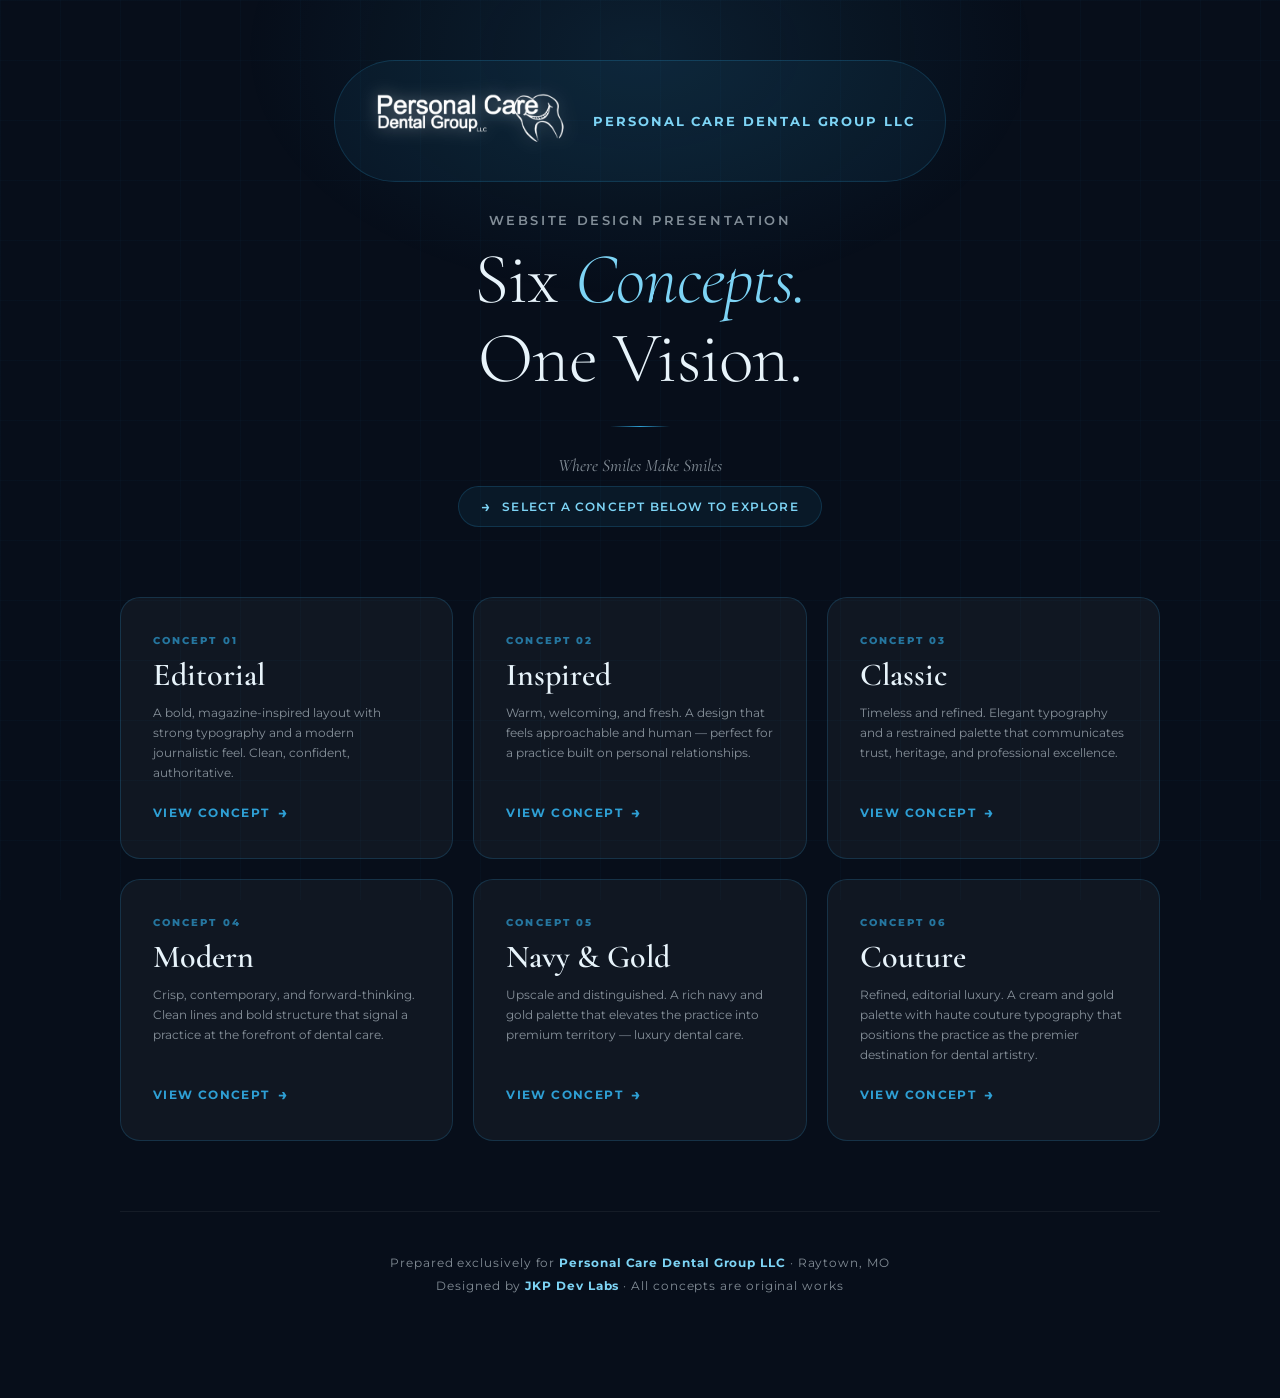
<file: index.html>
<!DOCTYPE html>
<html lang="en">

<head>
    <meta charset="UTF-8">
    <meta name="viewport" content="width=device-width, initial-scale=1.0">
    <title>PCDG | Website Design Concepts</title>
    <link rel="preconnect" href="https://fonts.googleapis.com">
    <link rel="preconnect" href="https://fonts.gstatic.com" crossorigin>
    <link
        href="https://fonts.googleapis.com/css2?family=Cormorant+Garamond:ital,wght@0,300;0,400;0,600;1,300;1,400&family=Montserrat:wght@400;600;700;800;900&display=swap"
        rel="stylesheet">
    <style>
        :root {
            --pcdg-blue: #2e9fd4;
            --pcdg-blue-dark: #1a6e9a;
            --pcdg-blue-light: #7dd4f5;
            --deep: #070e1a;
            --deep-2: #0d1a2e;
            --surface: rgba(255, 255, 255, 0.04);
            --border: rgba(46, 159, 212, 0.2);
            --text: #e8f4fb;
            --text-muted: rgba(232, 244, 251, 0.55);
        }

        * {
            box-sizing: border-box;
            margin: 0;
            padding: 0;
        }

        body {
            font-family: 'Montserrat', sans-serif;
            background-color: var(--deep);
            color: var(--text);
            min-height: 100vh;
            overflow-x: hidden;
        }

        /* Subtle grid background */
        body::before {
            content: '';
            position: fixed;
            inset: 0;
            background-image:
                linear-gradient(rgba(46, 159, 212, 0.03) 1px, transparent 1px),
                linear-gradient(90deg, rgba(46, 159, 212, 0.03) 1px, transparent 1px);
            background-size: 60px 60px;
            pointer-events: none;
            z-index: 0;
        }

        /* Ambient glow */
        body::after {
            content: '';
            position: fixed;
            top: -200px;
            left: 50%;
            transform: translateX(-50%);
            width: 800px;
            height: 500px;
            background: radial-gradient(ellipse, rgba(46, 159, 212, 0.12) 0%, transparent 70%);
            pointer-events: none;
            z-index: 0;
        }

        .page-wrapper {
            position: relative;
            z-index: 1;
            max-width: 1100px;
            margin: 0 auto;
            padding: 60px 30px 100px;
        }

        /* Header */
        header {
            text-align: center;
            margin-bottom: 70px;
            animation: fadeDown 0.8s ease both;
        }

        .logo-wrap {
            display: inline-flex;
            align-items: center;
            gap: 18px;
            margin-bottom: 30px;
            padding: 0px 30px;
            background: rgba(46, 159, 212, 0.07);
            border: 1px solid var(--border);
            border-radius: 100px;
            backdrop-filter: blur(10px);
        }

        .logo-wrap img {
            height: 120px;
            width: auto;
            filter: drop-shadow(0 0 8px rgba(46, 159, 212, 0.4)) brightness(0) invert(1);
        }

        .logo-wrap span {
            font-family: 'Montserrat', sans-serif;
            font-weight: 700;
            font-size: 0.8rem;
            letter-spacing: 0.15em;
            text-transform: uppercase;
            color: var(--pcdg-blue-light);
        }

        .headline {
            font-family: 'Cormorant Garamond', serif;
            font-size: clamp(2.8rem, 6vw, 4.5rem);
            font-weight: 300;
            line-height: 1.1;
            letter-spacing: -0.01em;
            color: var(--text);
            margin-bottom: 16px;
        }

        .headline em {
            font-style: italic;
            color: var(--pcdg-blue-light);
        }

        .subhead {
            font-size: 0.82rem;
            font-weight: 600;
            letter-spacing: 0.2em;
            text-transform: uppercase;
            color: var(--text-muted);
            margin-bottom: 12px;
        }

        .tagline {
            font-family: 'Cormorant Garamond', serif;
            font-style: italic;
            font-size: 1.1rem;
            color: var(--text-muted);
        }

        /* Divider */
        .divider {
            width: 60px;
            height: 1px;
            background: linear-gradient(90deg, transparent, var(--pcdg-blue), transparent);
            margin: 28px auto;
        }

        /* Instruction bar */
        .instruction {
            display: inline-flex;
            align-items: center;
            gap: 10px;
            background: rgba(46, 159, 212, 0.08);
            border: 1px solid var(--border);
            border-radius: 100px;
            padding: 10px 22px;
            font-size: 0.75rem;
            font-weight: 600;
            letter-spacing: 0.1em;
            text-transform: uppercase;
            color: var(--pcdg-blue-light);
            margin-top: 10px;
        }

        .instruction::before {
            content: '→';
            font-size: 1rem;
        }

        /* Concepts grid */
        .concepts-grid {
            display: grid;
            grid-template-columns: repeat(auto-fit, minmax(300px, 1fr));
            gap: 20px;
        }

        .concept-card {
            position: relative;
            background: var(--surface);
            border: 1px solid var(--border);
            border-radius: 20px;
            padding: 36px 32px;
            text-decoration: none;
            color: inherit;
            transition: all 0.4s cubic-bezier(0.16, 1, 0.3, 1);
            overflow: hidden;
            display: flex;
            flex-direction: column;
            gap: 12px;
            animation: fadeUp 0.6s ease both;
        }

        .concept-card:nth-child(1) {
            animation-delay: 0.1s;
        }

        .concept-card:nth-child(2) {
            animation-delay: 0.2s;
        }

        .concept-card:nth-child(3) {
            animation-delay: 0.3s;
        }

        .concept-card:nth-child(4) {
            animation-delay: 0.4s;
        }

        .concept-card:nth-child(5) {
            animation-delay: 0.5s;
        }

        /* Hover glow effect */
        .concept-card::before {
            content: '';
            position: absolute;
            inset: 0;
            background: radial-gradient(ellipse at top left, rgba(46, 159, 212, 0.12) 0%, transparent 60%);
            opacity: 0;
            transition: opacity 0.4s ease;
            border-radius: 20px;
        }

        .concept-card:hover {
            transform: translateY(-6px);
            border-color: rgba(46, 159, 212, 0.5);
            box-shadow: 0 20px 50px rgba(0, 0, 0, 0.4), 0 0 0 1px rgba(46, 159, 212, 0.2);
        }

        .concept-card:hover::before {
            opacity: 1;
        }

        .card-number {
            font-size: 0.65rem;
            font-weight: 800;
            letter-spacing: 0.2em;
            text-transform: uppercase;
            color: var(--pcdg-blue);
            opacity: 0.7;
        }

        .card-title {
            font-family: 'Cormorant Garamond', serif;
            font-size: 2rem;
            font-weight: 600;
            line-height: 1;
            color: var(--text);
            transition: color 0.3s ease;
        }

        .concept-card:hover .card-title {
            color: var(--pcdg-blue-light);
        }

        .card-desc {
            font-size: 0.78rem;
            color: var(--text-muted);
            line-height: 1.6;
            flex-grow: 1;
        }

        .card-cta {
            display: inline-flex;
            align-items: center;
            gap: 8px;
            font-size: 0.72rem;
            font-weight: 700;
            letter-spacing: 0.12em;
            text-transform: uppercase;
            color: var(--pcdg-blue);
            margin-top: 8px;
            transition: gap 0.3s ease, color 0.3s ease;
        }

        .concept-card:hover .card-cta {
            gap: 14px;
            color: var(--pcdg-blue-light);
        }

        .card-cta::after {
            content: '→';
            font-size: 1rem;
        }

        /* Color accent bar at top of each card */
        .card-accent {
            position: absolute;
            top: 0;
            left: 0;
            right: 0;
            height: 3px;
            border-radius: 20px 20px 0 0;
            opacity: 0;
            transition: opacity 0.4s ease;
        }

        .concept-card:hover .card-accent {
            opacity: 1;
        }

        .accent-editorial {
            background: linear-gradient(90deg, #2e9fd4, #7dd4f5);
        }

        .accent-inspired {
            background: linear-gradient(90deg, #5bb89e, #a8e6d4);
        }

        .accent-classic {
            background: linear-gradient(90deg, #c9a96e, #e8d4a8);
        }

        .accent-modern {
            background: linear-gradient(90deg, #2e9fd4, #1a6e9a);
        }

        .accent-couture {
            background: linear-gradient(90deg, #c9a96e, #faf8f4);
        }

        /* Footer */
        .presentation-footer {
            text-align: center;
            margin-top: 70px;
            padding-top: 40px;
            border-top: 1px solid rgba(255, 255, 255, 0.06);
            animation: fadeUp 0.6s ease 0.7s both;
        }

        .presentation-footer p {
            font-size: 0.72rem;
            color: var(--text-muted);
            letter-spacing: 0.08em;
            line-height: 2;
        }

        .presentation-footer strong {
            color: var(--pcdg-blue-light);
        }

        /* Animations */
        @keyframes fadeDown {
            from {
                opacity: 0;
                transform: translateY(-20px);
            }

            to {
                opacity: 1;
                transform: translateY(0);
            }
        }

        @keyframes fadeUp {
            from {
                opacity: 0;
                transform: translateY(20px);
            }

            to {
                opacity: 1;
                transform: translateY(0);
            }
        }

        /* Mobile */
        @media (max-width: 600px) {
            .page-wrapper {
                padding: 40px 20px 80px;
            }

            header {
                margin-bottom: 50px;
            }

            .logo-wrap {
                padding: 12px 20px;
                gap: 12px;
            }

            .logo-wrap img {
                height: 36px;
            }

            .concepts-grid {
                grid-template-columns: 1fr;
            }
        }
    </style>
</head>

<body>

    <div class="page-wrapper">

        <header>
            <div class="logo-wrap">
                <img src="images/PCDG_Logo_No_Background.png" alt="Personal Care Dental Group">
                <span>Personal Care Dental Group LLC</span>
            </div>
            <p class="subhead">Website Design Presentation</p>
            <h1 class="headline">Six <em>Concepts.</em><br>One Vision.</h1>
            <div class="divider"></div>
            <p class="tagline">Where Smiles Make Smiles</p>
            <div class="instruction">Select a concept below to explore</div>
        </header>

        <div class="concepts-grid">

            <a href="editorial/index.html" class="concept-card">
                <div class="card-accent accent-editorial"></div>
                <span class="card-number">Concept 01</span>
                <h2 class="card-title">Editorial</h2>
                <p class="card-desc">A bold, magazine-inspired layout with strong typography and a modern journalistic
                    feel. Clean, confident, authoritative.</p>
                <span class="card-cta">View Concept</span>
            </a>

            <a href="inspired/index.html" class="concept-card">
                <div class="card-accent accent-inspired"></div>
                <span class="card-number">Concept 02</span>
                <h2 class="card-title">Inspired</h2>
                <p class="card-desc">Warm, welcoming, and fresh. A design that feels approachable and human — perfect
                    for a practice built on personal relationships.</p>
                <span class="card-cta">View Concept</span>
            </a>

            <a href="classic/index.html" class="concept-card">
                <div class="card-accent accent-classic"></div>
                <span class="card-number">Concept 03</span>
                <h2 class="card-title">Classic</h2>
                <p class="card-desc">Timeless and refined. Elegant typography and a restrained palette that communicates
                    trust, heritage, and professional excellence.</p>
                <span class="card-cta">View Concept</span>
            </a>

            <a href="modern/index.html" class="concept-card">
                <div class="card-accent accent-modern"></div>
                <span class="card-number">Concept 04</span>
                <h2 class="card-title">Modern</h2>
                <p class="card-desc">Crisp, contemporary, and forward-thinking. Clean lines and bold structure that
                    signal a practice at the forefront of dental care.</p>
                <span class="card-cta">View Concept</span>
            </a>

            <a href="navygold/index.html" class="concept-card">
                <div class="card-accent accent-navygold"></div>
                <span class="card-number">Concept 05</span>
                <h2 class="card-title">Navy & Gold</h2>
                <p class="card-desc">Upscale and distinguished. A rich navy and gold palette that elevates the practice
                    into premium territory — luxury dental care.</p>
                <span class="card-cta">View Concept</span>
            </a>

            <a href="couture/index.html" class="concept-card">
                <div class="card-accent accent-couture"></div>
                <span class="card-number">Concept 06</span>
                <h2 class="card-title">Couture</h2>
                <p class="card-desc">Refined, editorial luxury. A cream and gold palette with haute couture typography that positions the practice as the premier destination for dental artistry.</p>
                <span class="card-cta">View Concept</span>
            </a>

        </div>

        <div class="presentation-footer">
            <p>Prepared exclusively for <strong>Personal Care Dental Group LLC</strong> · Raytown, MO</p>
            <p>Designed by <strong>JKP Dev Labs</strong> · All concepts are original works</p>
        </div>

    </div>

</body>

</html>
</file>
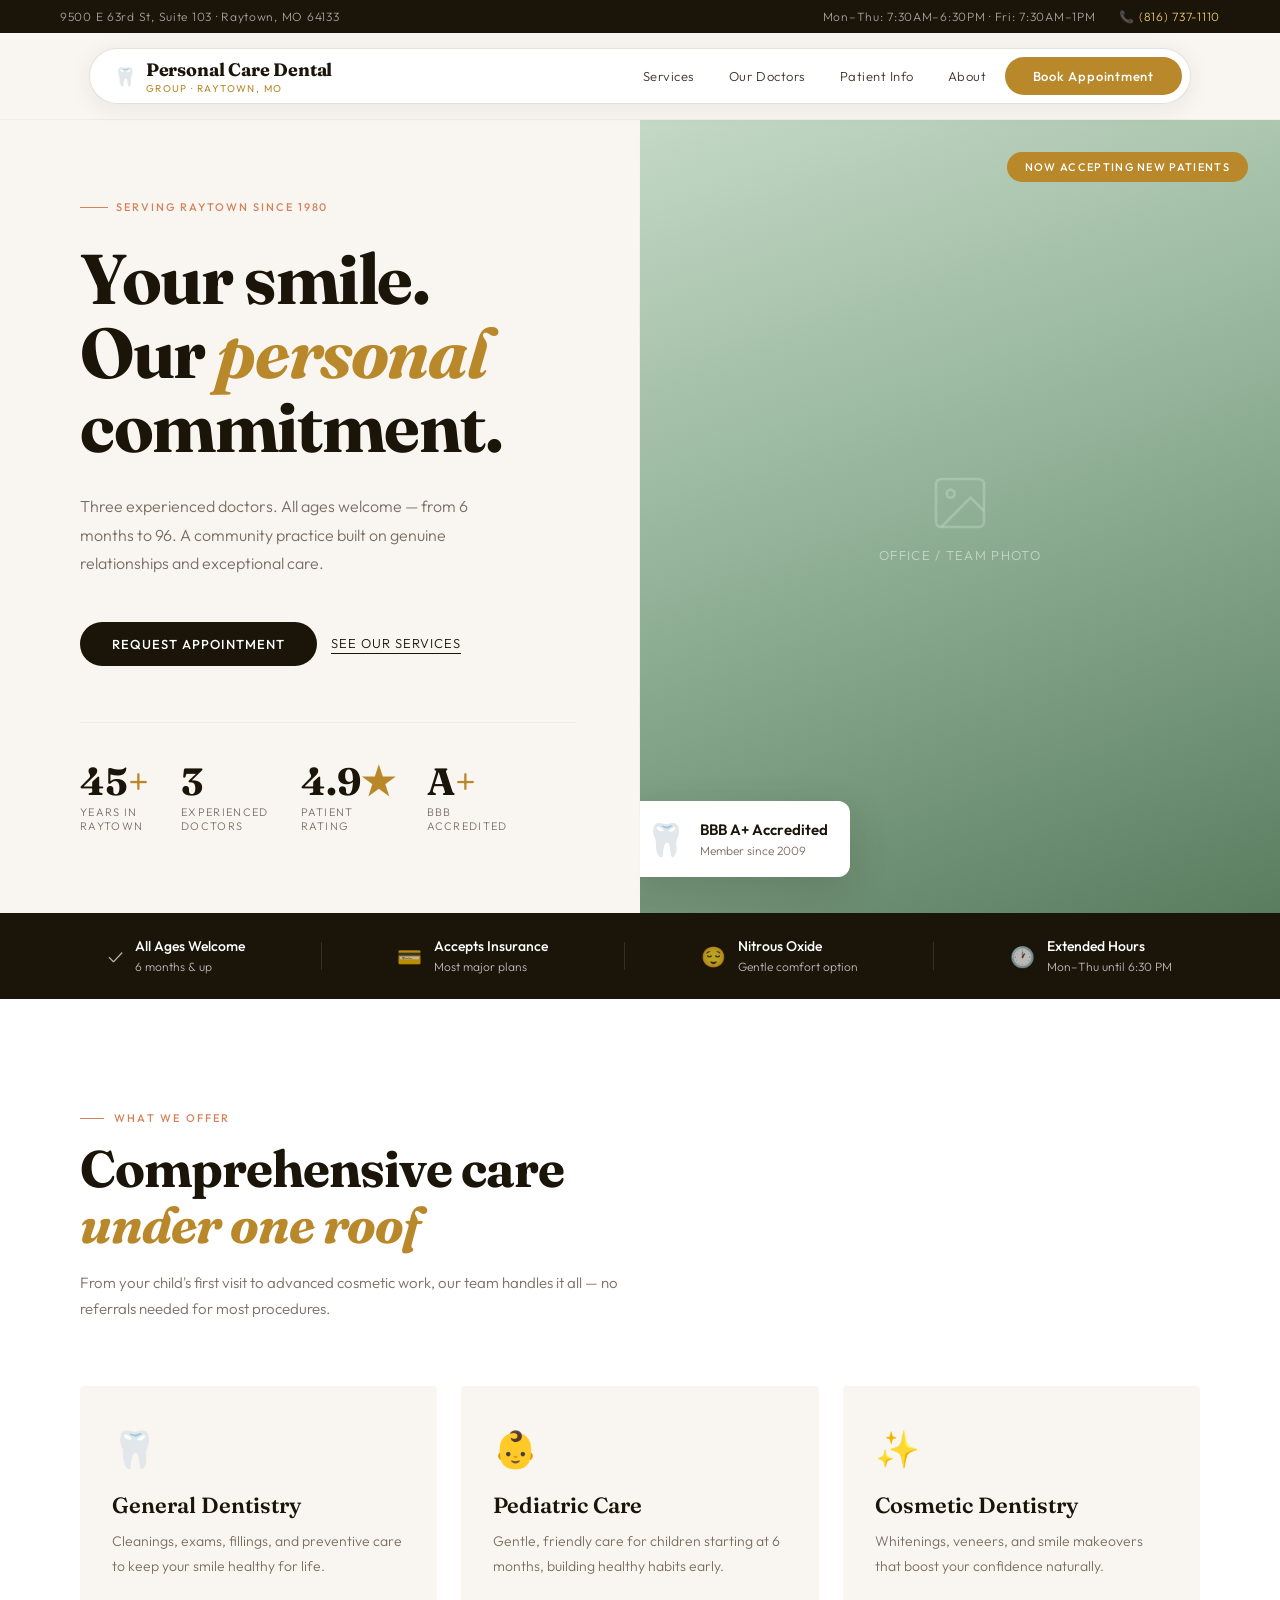
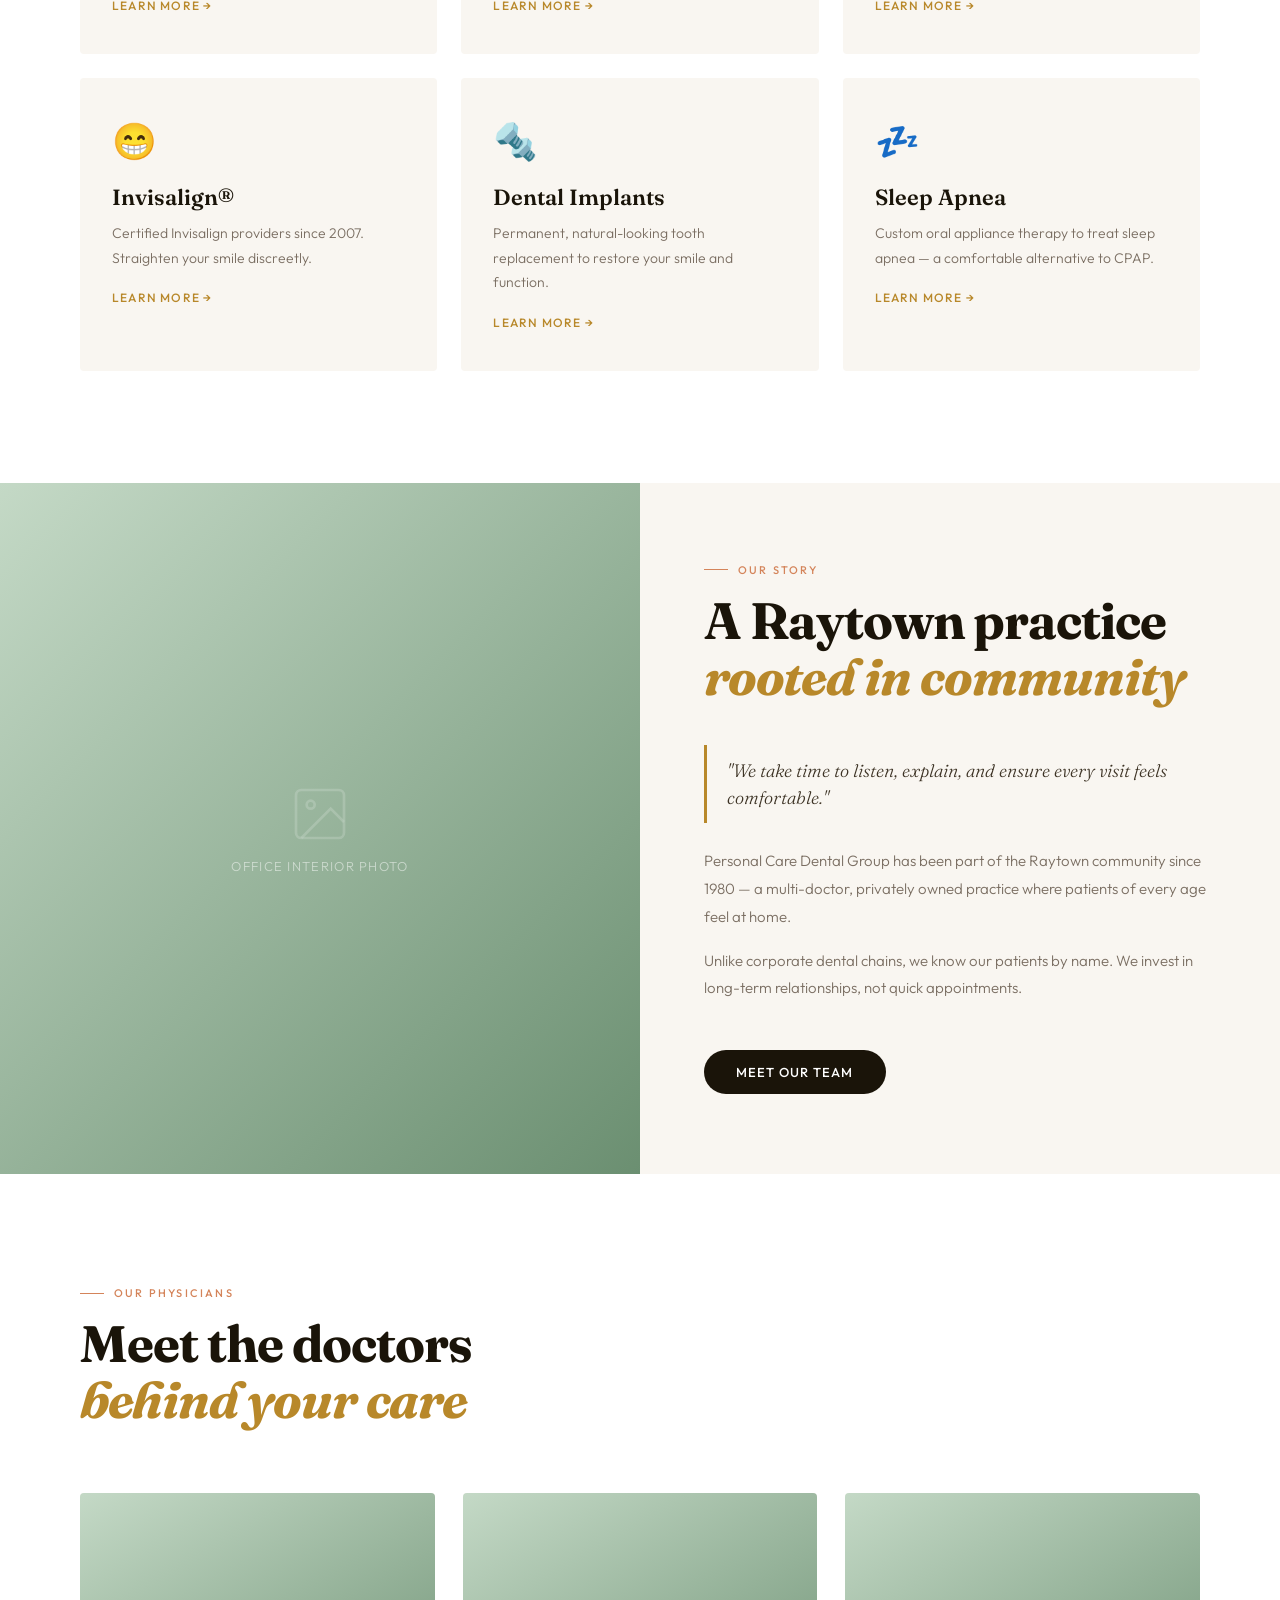
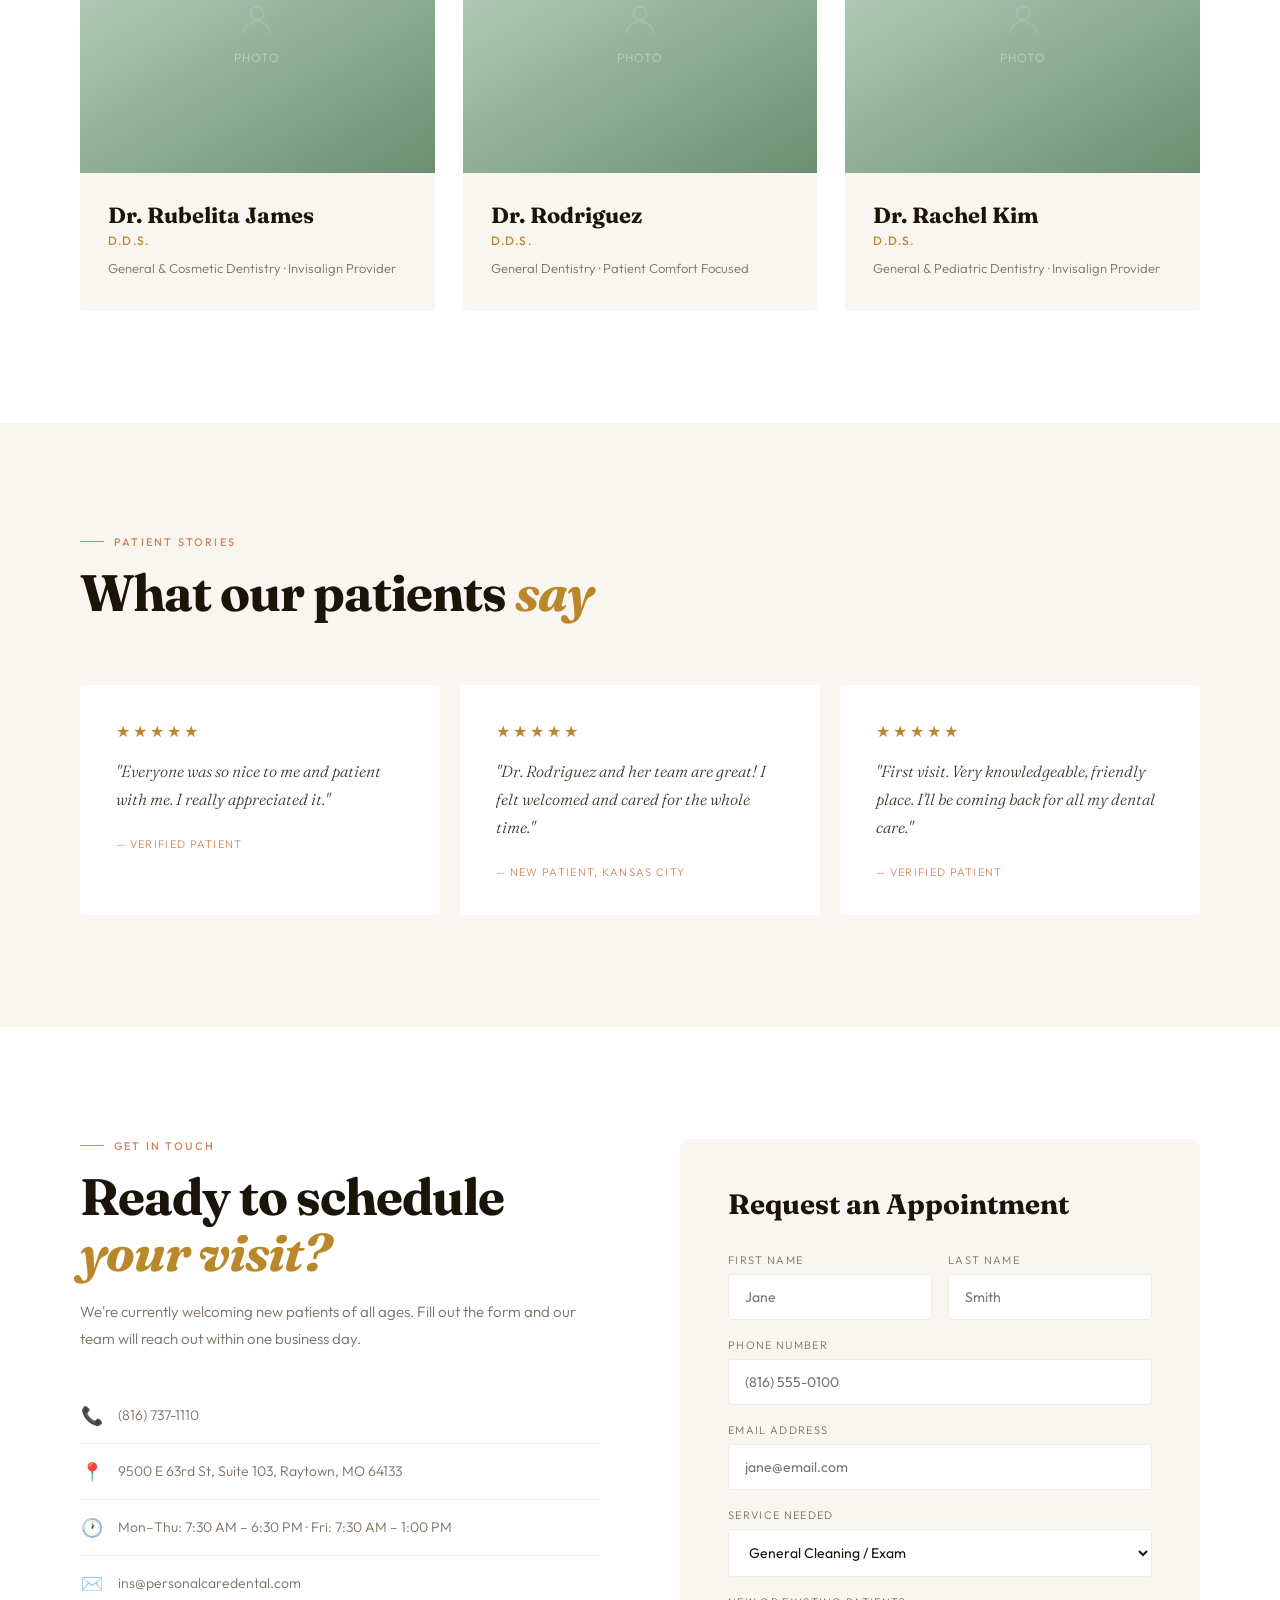
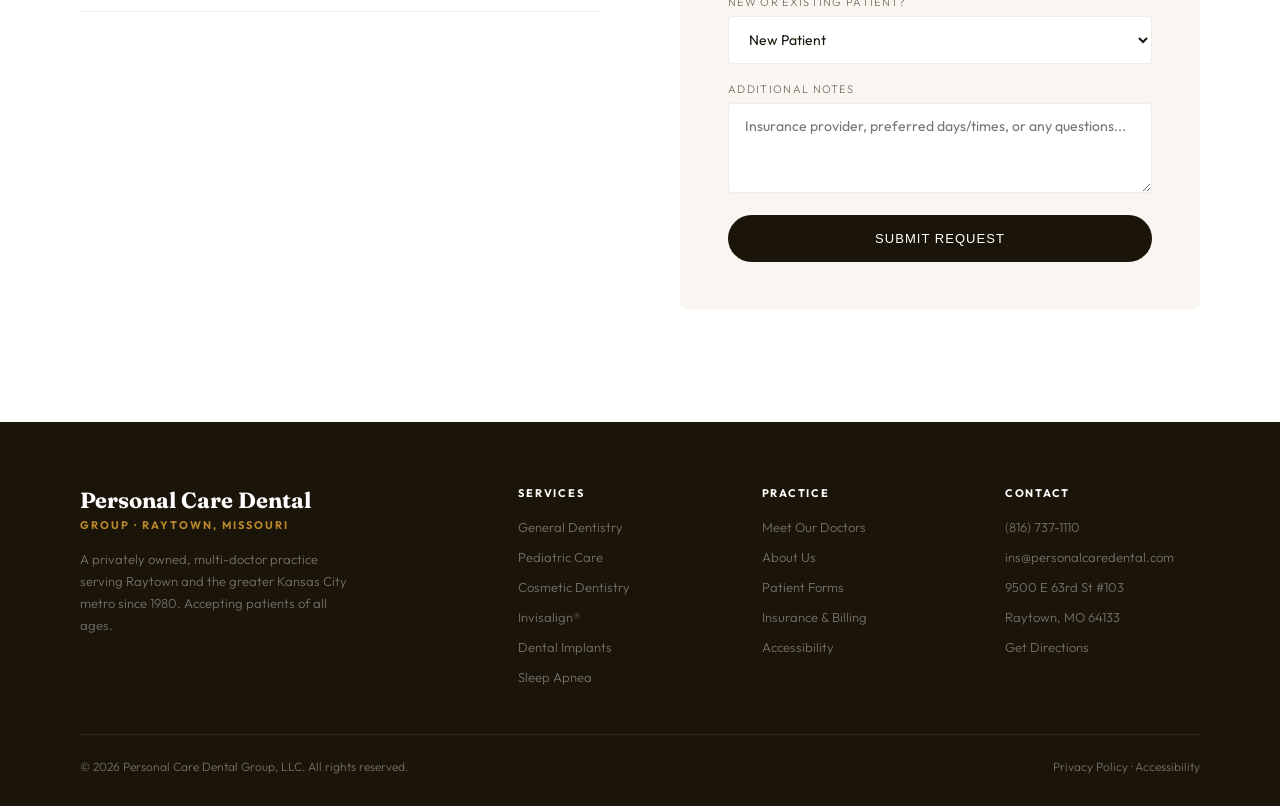
<file: classic/index.html>
<!DOCTYPE html>
<html lang="en">
<head>
  <meta charset="UTF-8"/>
  <meta name="viewport" content="width=device-width, initial-scale=1.0"/>
  <title>Personal Care Dental Group — J29 Inspired</title>
  <link rel="preconnect" href="https://fonts.googleapis.com">
  <link href="https://fonts.googleapis.com/css2?family=Fraunces:ital,wght@0,300;0,400;0,700;1,300;1,400;1,700&family=Outfit:wght@300;400;500;600&display=swap" rel="stylesheet">
  <style>
    *, *::before, *::after { box-sizing: border-box; margin: 0; padding: 0; }

    :root {
      --white:    #FFFFFF;
      --off:      #F9F6F1;
      --off2:     #F0EBE3;
      --ink:      #1A1409;
      --ink2:     #3D3325;
      --mid:      #7A6E62;
      --gold:     #B8882A;
      --gold-lt:  #E8C96A;
      --warm:     #D4845A;
      --warm-lt:  #F2C4A8;
      --sage:     #6B8F71;
      --sage-lt:  #C4D9C6;
    }

    html { scroll-behavior: smooth; }

    body {
      font-family: 'Outfit', sans-serif;
      background: var(--white);
      color: var(--ink);
      font-weight: 300;
      overflow-x: hidden;
    }

    /* ── TOP BAR ── */
    .top-bar {
      background: var(--ink);
      color: rgba(255,255,255,.6);
      padding: 9px 60px;
      display: flex; justify-content: space-between; align-items: center;
      font-size: 12px; letter-spacing: .06em;
    }
    .top-bar a { color: var(--gold-lt); text-decoration: none; }
    .top-bar-right { display: flex; gap: 24px; align-items: center; }

    /* ── BUBBLE NAV ── */
    .bubble-wrap {
      position: sticky; top: 0; z-index: 100;
      padding: 16px 40px;
      background: rgba(249,246,241,0.92);
      backdrop-filter: blur(16px);
      border-bottom: 1px solid var(--off2);
    }
    .bubble-nav {
      background: var(--white);
      border-radius: 100px;
      padding: 8px 8px 8px 24px;
      display: flex; align-items: center; justify-content: space-between;
      box-shadow: 0 4px 24px rgba(26,20,9,.08), 0 0 0 1px rgba(26,20,9,.06);
      max-width: 1100px; margin: 0 auto;
    }
    .nav-logo {
      font-family: 'Fraunces', serif;
      font-size: 18px; font-weight: 700;
      color: var(--ink); letter-spacing: -.01em;
      display: flex; align-items: center; gap: 10px;
    }
    .nav-logo-sub {
      font-family: 'Outfit', sans-serif;
      font-size: 10px; font-weight: 400; letter-spacing: .14em;
      text-transform: uppercase; color: var(--gold);
      display: block; margin-top: 1px;
    }
    .nav-links { display: flex; align-items: center; gap: 2px; }
    .nav-links a {
      font-size: 13px; letter-spacing: .04em;
      color: var(--ink2); text-decoration: none;
      padding: 8px 16px; border-radius: 100px;
      transition: background .2s, color .2s;
    }
    .nav-links a:hover { background: var(--off); }
    .nav-cta {
      background: var(--gold);
      color: var(--white) !important;
      padding: 11px 28px !important;
      border-radius: 100px;
      font-weight: 500 !important;
      letter-spacing: .06em !important;
      transition: background .2s, transform .2s !important;
    }
    .nav-cta:hover { background: var(--ink) !important; transform: scale(1.02); }
    .nav-hamburger {
      display: none; flex-direction: column; gap: 5px;
      background: none; border: none; cursor: pointer; padding: 8px;
    }
    .nav-hamburger span {
      display: block; width: 22px; height: 2px;
      background: var(--ink); border-radius: 2px; transition: all .3s;
    }

    /* ── MOBILE MENU ── */
    .mobile-menu {
      display: none; position: fixed; inset: 0; z-index: 900;
      background: var(--off); flex-direction: column;
      align-items: center; justify-content: center; gap: 32px;
    }
    .mobile-menu.open { display: flex; }
    .mobile-menu a {
      font-family: 'Fraunces', serif; font-size: 34px;
      color: var(--ink); text-decoration: none; transition: color .2s;
    }
    .mobile-menu a:hover { color: var(--gold); }
    .mob-cta-btn {
      font-family: 'Outfit', sans-serif !important;
      font-size: 14px !important; letter-spacing: .1em;
      text-transform: uppercase; background: var(--gold) !important;
      color: var(--white) !important; padding: 14px 40px !important;
      border-radius: 100px; margin-top: 8px;
    }
    .mob-close {
      position: absolute; top: 24px; right: 28px;
      background: none; border: none; font-size: 28px;
      color: var(--ink2); cursor: pointer;
    }

    /* ── HERO ── */
    .hero {
      display: grid; grid-template-columns: 1fr 1fr;
      min-height: calc(100vh - 120px);
      background: var(--off);
    }
    .hero-left {
      display: flex; flex-direction: column; justify-content: center;
      padding: 80px 64px 80px 80px;
      position: relative;
    }
    .hero-left::after {
      content: '';
      position: absolute; top: 0; right: 0; bottom: 0; width: 1px;
      background: linear-gradient(to bottom, transparent, var(--off2) 30%, var(--off2) 70%, transparent);
    }
    .hero-kicker {
      display: inline-flex; align-items: center; gap: 8px;
      font-size: 11px; letter-spacing: .18em; text-transform: uppercase;
      color: var(--warm); font-weight: 500; margin-bottom: 28px;
    }
    .hero-kicker-line { width: 28px; height: 1px; background: var(--warm); }
    .hero-h1 {
      font-family: 'Fraunces', serif;
      font-size: clamp(48px, 5.5vw, 80px);
      font-weight: 700; line-height: 1.05;
      color: var(--ink); margin-bottom: 28px;
      letter-spacing: -.02em;
    }
    .hero-h1 em { font-style: italic; color: var(--gold); }
    .hero-sub {
      font-size: 16px; line-height: 1.8;
      color: var(--mid); max-width: 440px; margin-bottom: 44px;
    }
    .hero-btns { display: flex; gap: 14px; align-items: center; flex-wrap: wrap; }
    .btn-fill {
      background: var(--ink); color: var(--white);
      padding: 14px 32px; border-radius: 100px;
      font-size: 13px; letter-spacing: .08em; text-transform: uppercase;
      font-weight: 500; text-decoration: none;
      transition: background .2s, transform .2s;
      display: inline-block;
    }
    .btn-fill:hover { background: var(--gold); transform: translateY(-2px); }
    .btn-line {
      color: var(--ink); font-size: 13px; letter-spacing: .08em;
      text-transform: uppercase; text-decoration: none;
      border-bottom: 1px solid var(--ink); padding-bottom: 2px;
      transition: color .2s, border-color .2s;
    }
    .btn-line:hover { color: var(--gold); border-color: var(--gold); }

    .hero-proof {
      display: flex; gap: 32px; margin-top: 56px;
      padding-top: 40px; border-top: 1px solid var(--off2);
    }
    .proof-item .num {
      font-family: 'Fraunces', serif;
      font-size: 38px; font-weight: 700; color: var(--ink); line-height: 1;
    }
    .proof-item .num span { color: var(--gold); }
    .proof-item .lbl {
      font-size: 11px; letter-spacing: .12em; text-transform: uppercase;
      color: var(--mid); margin-top: 4px;
    }

    /* Hero right — photo area */
    .hero-right {
      position: relative; overflow: hidden;
      background: var(--sage-lt);
    }
    .hero-photo {
      width: 100%; height: 100%;
      display: flex; flex-direction: column;
      align-items: center; justify-content: center;
      background: linear-gradient(160deg, #C4D9C6 0%, #8FAF95 50%, #5A7D60 100%);
      color: rgba(255,255,255,.5); gap: 12px;
      font-size: 13px; letter-spacing: .1em; text-transform: uppercase;
    }
    .hero-photo svg { opacity: .4; }
    /* Floating badge */
    .hero-float {
      position: absolute; bottom: 36px; left: -16px;
      background: var(--white); border-radius: 12px;
      padding: 18px 22px;
      box-shadow: 0 12px 40px rgba(26,20,9,.14);
      display: flex; align-items: center; gap: 14px;
    }
    .float-icon { font-size: 32px; }
    .float-text strong { display: block; font-size: 15px; color: var(--ink); font-weight: 600; }
    .float-text span { font-size: 12px; color: var(--mid); }
    /* Accent tag top right */
    .hero-accent {
      position: absolute; top: 32px; right: 32px;
      background: var(--gold); color: var(--white);
      border-radius: 100px; padding: 8px 18px;
      font-size: 11px; letter-spacing: .12em; text-transform: uppercase; font-weight: 500;
    }

    /* ── TRUST STRIP ── */
    .trust-strip {
      background: var(--ink);
      padding: 24px 80px;
      display: flex; align-items: center; justify-content: space-around;
      flex-wrap: wrap; gap: 20px;
    }
    .trust-item {
      display: flex; align-items: center; gap: 12px;
      color: rgba(255,255,255,.7);
    }
    .trust-icon { font-size: 20px; }
    .trust-text strong { display: block; font-size: 14px; color: var(--white); font-weight: 500; }
    .trust-text span { font-size: 12px; }
    .trust-sep { width: 1px; height: 28px; background: rgba(255,255,255,.12); }

    /* ── SERVICES ── */
    .services { padding: 112px 80px; background: var(--white); }
    .sec-eyebrow {
      font-size: 11px; letter-spacing: .2em; text-transform: uppercase;
      color: var(--warm); font-weight: 500; margin-bottom: 16px;
      display: flex; align-items: center; gap: 10px;
    }
    .sec-eyebrow::before { content: ''; width: 24px; height: 1px; background: var(--warm); display: block; }
    .sec-h2 {
      font-family: 'Fraunces', serif;
      font-size: clamp(34px, 4vw, 54px);
      font-weight: 700; line-height: 1.1;
      color: var(--ink); margin-bottom: 16px;
      letter-spacing: -.02em;
    }
    .sec-h2 em { font-style: italic; color: var(--gold); }
    .sec-sub {
      font-size: 15px; color: var(--mid); line-height: 1.75;
      max-width: 560px; margin-bottom: 64px;
    }

    .svc-grid {
      display: grid; grid-template-columns: repeat(3, 1fr); gap: 24px;
    }
    .svc-card {
      background: var(--off);
      border-radius: 4px;
      padding: 40px 32px;
      position: relative; overflow: hidden;
      transition: transform .3s, box-shadow .3s;
      cursor: default;
    }
    .svc-card:hover {
      transform: translateY(-6px);
      box-shadow: 0 20px 48px rgba(26,20,9,.10);
    }
    .svc-card::before {
      content: '';
      position: absolute; top: 0; left: 0; right: 0; height: 3px;
      background: linear-gradient(90deg, var(--warm), var(--gold));
      transform: scaleX(0); transform-origin: left;
      transition: transform .4s;
    }
    .svc-card:hover::before { transform: scaleX(1); }
    .svc-icon { font-size: 36px; margin-bottom: 20px; }
    .svc-name {
      font-family: 'Fraunces', serif;
      font-size: 22px; font-weight: 600; color: var(--ink); margin-bottom: 10px;
    }
    .svc-desc { font-size: 14px; line-height: 1.75; color: var(--mid); }
    .svc-link {
      display: inline-block; margin-top: 20px;
      font-size: 12px; letter-spacing: .1em; text-transform: uppercase;
      color: var(--gold); text-decoration: none; font-weight: 500;
      transition: color .2s;
    }
    .svc-link:hover { color: var(--warm); }

    /* ── ABOUT ── */
    .about {
      display: grid; grid-template-columns: 1fr 1fr;
      background: var(--off);
      min-height: 580px;
    }
    .about-img {
      background: linear-gradient(135deg, var(--sage-lt) 0%, var(--sage) 100%);
      display: flex; align-items: center; justify-content: center;
      flex-direction: column; gap: 12px;
      color: rgba(255,255,255,.5);
      font-size: 13px; letter-spacing: .1em; text-transform: uppercase;
      position: relative;
    }
    .about-img svg { opacity: .35; }
    .about-content {
      padding: 80px 64px; display: flex; flex-direction: column; justify-content: center;
    }
    .about-content .sec-eyebrow::before { background: var(--warm); }
    .about-content p { font-size: 15px; line-height: 1.85; color: var(--mid); margin-bottom: 16px; }

    /* Pull quote */
    .pull-quote {
      border-left: 3px solid var(--gold);
      padding: 12px 20px; margin: 24px 0;
      font-family: 'Fraunces', serif;
      font-size: 18px; font-style: italic; color: var(--ink2);
      line-height: 1.5;
    }

    /* ── DOCTORS ── */
    .doctors { padding: 112px 80px; background: var(--white); }
    .doc-grid {
      display: grid; grid-template-columns: repeat(3, 1fr);
      gap: 28px; margin-top: 64px;
    }
    .doc-card {
      border-radius: 4px; overflow: hidden;
      background: var(--off);
      transition: transform .3s;
    }
    .doc-card:hover { transform: translateY(-6px); }
    .doc-photo {
      height: 280px;
      background: linear-gradient(150deg, #C4D9C6 0%, #6B8F71 100%);
      display: flex; align-items: center; justify-content: center;
      flex-direction: column; gap: 10px;
      color: rgba(255,255,255,.4); font-size: 12px;
      letter-spacing: .08em; text-transform: uppercase;
    }
    .doc-photo svg { opacity: .3; }
    .doc-info { padding: 28px 28px 32px; }
    .doc-name {
      font-family: 'Fraunces', serif;
      font-size: 22px; font-weight: 700; color: var(--ink); margin-bottom: 4px;
    }
    .doc-cred { font-size: 12px; color: var(--gold); letter-spacing: .1em; text-transform: uppercase; font-weight: 500; }
    .doc-spec { font-size: 13px; color: var(--mid); margin-top: 10px; line-height: 1.6; }

    /* ── TESTIMONIALS ── */
    .testimonials { padding: 112px 80px; background: var(--off); }
    .testi-grid {
      display: grid; grid-template-columns: repeat(3, 1fr);
      gap: 20px; margin-top: 64px;
    }
    .testi-card {
      background: var(--white); border-radius: 4px;
      padding: 36px; transition: box-shadow .3s;
    }
    .testi-card:hover { box-shadow: 0 12px 40px rgba(26,20,9,.08); }
    .testi-stars { color: var(--gold); font-size: 16px; letter-spacing: 3px; margin-bottom: 16px; }
    .testi-text {
      font-family: 'Fraunces', serif;
      font-size: 16px; line-height: 1.75;
      color: var(--ink2); font-style: italic; margin-bottom: 24px;
    }
    .testi-author { font-size: 11px; letter-spacing: .12em; text-transform: uppercase; color: var(--warm); }

    /* ── APPOINTMENT ── */
    .appt {
      display: grid; grid-template-columns: 1fr 1fr;
      background: var(--white);
      padding: 112px 80px; gap: 80px; align-items: start;
    }
    .appt-left .sec-h2 { margin-bottom: 16px; }
    .appt-left p { font-size: 15px; line-height: 1.8; color: var(--mid); margin-bottom: 36px; }
    .contact-list { display: flex; flex-direction: column; gap: 0; }
    .contact-row {
      display: flex; align-items: center; gap: 14px;
      font-size: 14px; color: var(--mid);
      padding: 16px 0; border-bottom: 1px solid var(--off2);
    }
    .contact-row .icon { font-size: 18px; width: 24px; text-align: center; }

    .appt-form {
      background: var(--off); border-radius: 8px; padding: 48px;
    }
    .form-title {
      font-family: 'Fraunces', serif;
      font-size: 28px; font-weight: 700; color: var(--ink); margin-bottom: 32px;
    }
    .form-row { margin-bottom: 18px; }
    .form-row label {
      display: block; font-size: 11px; letter-spacing: .12em;
      text-transform: uppercase; color: var(--mid); margin-bottom: 7px;
    }
    .form-row input, .form-row select, .form-row textarea {
      width: 100%; padding: 13px 16px;
      background: var(--white); border: 1px solid var(--off2);
      border-radius: 4px; color: var(--ink);
      font-family: 'Outfit', sans-serif; font-size: 14px;
      outline: none; transition: border-color .2s;
    }
    .form-row input:focus, .form-row select:focus, .form-row textarea:focus {
      border-color: var(--gold);
    }
    .form-row textarea { height: 90px; resize: vertical; }
    .form-2col { display: grid; grid-template-columns: 1fr 1fr; gap: 16px; }

    /* ── FOOTER ── */
    footer {
      background: var(--ink); color: rgba(255,255,255,.4);
      padding: 64px 80px 32px;
    }
    .footer-grid { display: grid; grid-template-columns: 2fr 1fr 1fr 1fr; gap: 48px; margin-bottom: 48px; }
    .footer-logo {
      font-family: 'Fraunces', serif;
      font-size: 22px; font-weight: 700; color: var(--white); margin-bottom: 16px;
    }
    .footer-logo span { display: block; font-size: 11px; font-family: 'Outfit', sans-serif; color: var(--gold); letter-spacing: .18em; text-transform: uppercase; margin-top: 4px; }
    footer p { font-size: 13px; line-height: 1.7; max-width: 280px; }
    .footer-col h4 { font-size: 11px; letter-spacing: .16em; text-transform: uppercase; color: var(--white); margin-bottom: 16px; }
    .footer-col ul { list-style: none; display: flex; flex-direction: column; gap: 10px; }
    .footer-col ul a { color: rgba(255,255,255,.4); text-decoration: none; font-size: 13px; transition: color .2s; }
    .footer-col ul a:hover { color: var(--gold); }
    .footer-bottom {
      border-top: 1px solid rgba(255,255,255,.08); padding-top: 24px;
      display: flex; justify-content: space-between; font-size: 12px;
    }
    .footer-bottom a { color: rgba(255,255,255,.4); text-decoration: none; }

    /* ── MOBILE BAR ── */
    .mobile-bar {
      display: none; position: fixed; bottom: 0; left: 0; right: 0; z-index: 99;
      background: var(--white); border-top: 1px solid var(--off2);
      box-shadow: 0 -4px 20px rgba(26,20,9,.08);
    }
    .mobile-bar-inner { display: flex; }
    .mobile-bar a {
      display: flex; align-items: center; justify-content: center; gap: 8px;
      color: var(--ink); text-decoration: none;
      font-size: 13px; font-weight: 500; padding: 16px; width: 50%;
    }
    .mobile-bar a.filled { background: var(--gold); color: var(--white); }

    /* ── ANIMATIONS ── */
    @keyframes fadeUp {
      from { opacity: 0; transform: translateY(24px); }
      to   { opacity: 1; transform: translateY(0); }
    }
    .hero-kicker  { animation: fadeUp .5s ease both; }
    .hero-h1      { animation: fadeUp .5s .1s ease both; }
    .hero-sub     { animation: fadeUp .5s .2s ease both; }
    .hero-btns    { animation: fadeUp .5s .3s ease both; }
    .hero-proof   { animation: fadeUp .5s .4s ease both; }

    /* ── RESPONSIVE ── */
    @media (max-width: 960px) {
      .top-bar { display: none; }
      .bubble-wrap { padding: 12px 16px; }
      .nav-links { display: none; }
      .nav-hamburger { display: flex; }

      .hero { grid-template-columns: 1fr; min-height: auto; }
      .hero-right { height: 280px; order: -1; }
      .hero-left { padding: 40px 24px 60px; }
      .hero-h1 { font-size: 40px; }
      .hero-proof { gap: 20px; flex-wrap: wrap; }

      .trust-strip { padding: 20px 24px; gap: 16px; }
      .trust-sep { display: none; }

      .services, .doctors, .testimonials, .appt { padding: 72px 24px; }
      .svc-grid { grid-template-columns: 1fr 1fr; gap: 16px; }
      .doc-grid { grid-template-columns: 1fr 1fr; gap: 16px; }
      .testi-grid { grid-template-columns: 1fr; }

      .about { grid-template-columns: 1fr; }
      .about-img { height: 260px; }
      .about-content { padding: 48px 24px; }

      .appt { grid-template-columns: 1fr; gap: 48px; }
      .form-2col { grid-template-columns: 1fr; gap: 0; }
      .appt-form { padding: 28px 20px; }

      footer { padding: 48px 24px 100px; }
      .footer-grid { grid-template-columns: 1fr 1fr; gap: 32px; }
      .footer-bottom { flex-direction: column; gap: 8px; }

      .mobile-bar { display: block; }
    }

    @media (max-width: 520px) {
      .hero-h1 { font-size: 34px; }
      .svc-grid, .doc-grid { grid-template-columns: 1fr; }
      .footer-grid { grid-template-columns: 1fr; }
      .sec-h2 { font-size: 30px; }
      .appt { padding-bottom: 120px; }
    }
  </style>
</head>
<body>

<!-- MOBILE MENU -->
<div class="mobile-menu" id="mobileMenu">
  <button class="mob-close" onclick="toggleMenu()">✕</button>
  <a href="#services" onclick="toggleMenu()">Services</a>
  <a href="#doctors" onclick="toggleMenu()">Our Doctors</a>
  <a href="#" onclick="toggleMenu()">Patient Info</a>
  <a href="#" onclick="toggleMenu()">About</a>
  <a href="#appointment" onclick="toggleMenu()">Contact</a>
  <a href="#appointment" class="mob-cta-btn" onclick="toggleMenu()">Book Appointment</a>
</div>

<!-- TOP BAR -->
<div class="top-bar">
  <span>9500 E 63rd St, Suite 103 · Raytown, MO 64133</span>
  <div class="top-bar-right">
    <span>Mon–Thu: 7:30AM–6:30PM · Fri: 7:30AM–1PM</span>
    <a href="tel:8167371110">📞 (816) 737-1110</a>
  </div>
</div>

<!-- BUBBLE NAV -->
<div class="bubble-wrap">
  <nav class="bubble-nav">
    <div class="nav-logo">
      🦷
      <div>
        Personal Care Dental
        <span class="nav-logo-sub">Group · Raytown, MO</span>
      </div>
    </div>
    <div class="nav-links">
      <a href="#services">Services</a>
      <a href="#doctors">Our Doctors</a>
      <a href="#">Patient Info</a>
      <a href="#">About</a>
      <a href="#appointment" class="nav-cta">Book Appointment</a>
    </div>
    <button class="nav-hamburger" id="hamburger" onclick="toggleMenu()">
      <span></span><span></span><span></span>
    </button>
  </nav>
</div>

<!-- HERO -->
<section class="hero">
  <div class="hero-left">
    <div class="hero-kicker">
      <span class="hero-kicker-line"></span>
      Serving Raytown Since 1980
    </div>
    <h1 class="hero-h1">
      Your smile.<br>Our <em>personal</em><br>commitment.
    </h1>
    <p class="hero-sub">Three experienced doctors. All ages welcome — from 6 months to 96. A community practice built on genuine relationships and exceptional care.</p>
    <div class="hero-btns">
      <a href="#appointment" class="btn-fill">Request Appointment</a>
      <a href="#services" class="btn-line">See Our Services</a>
    </div>
    <div class="hero-proof">
      <div class="proof-item">
        <div class="num">45<span>+</span></div>
        <div class="lbl">Years in<br>Raytown</div>
      </div>
      <div class="proof-item">
        <div class="num">3</div>
        <div class="lbl">Experienced<br>Doctors</div>
      </div>
      <div class="proof-item">
        <div class="num">4.9<span>★</span></div>
        <div class="lbl">Patient<br>Rating</div>
      </div>
      <div class="proof-item">
        <div class="num">A<span>+</span></div>
        <div class="lbl">BBB<br>Accredited</div>
      </div>
    </div>
  </div>
  <div class="hero-right">
    <div class="hero-photo">
      <svg width="64" height="64" viewBox="0 0 24 24" fill="none" stroke="currentColor" stroke-width="1">
        <rect x="3" y="3" width="18" height="18" rx="2"/><circle cx="8.5" cy="8.5" r="1.5"/><polyline points="21 15 16 10 5 21"/>
      </svg>
      <p>Office / Team Photo</p>
    </div>
    <div class="hero-float">
      <div class="float-icon">🦷</div>
      <div class="float-text">
        <strong>BBB A+ Accredited</strong>
        <span>Member since 2009</span>
      </div>
    </div>
    <div class="hero-accent">Now Accepting New Patients</div>
  </div>
</section>

<!-- TRUST STRIP -->
<div class="trust-strip">
  <div class="trust-item">
    <span class="trust-icon">✓</span>
    <div class="trust-text"><strong>All Ages Welcome</strong><span>6 months & up</span></div>
  </div>
  <div class="trust-sep"></div>
  <div class="trust-item">
    <span class="trust-icon">💳</span>
    <div class="trust-text"><strong>Accepts Insurance</strong><span>Most major plans</span></div>
  </div>
  <div class="trust-sep"></div>
  <div class="trust-item">
    <span class="trust-icon">😌</span>
    <div class="trust-text"><strong>Nitrous Oxide</strong><span>Gentle comfort option</span></div>
  </div>
  <div class="trust-sep"></div>
  <div class="trust-item">
    <span class="trust-icon">🕐</span>
    <div class="trust-text"><strong>Extended Hours</strong><span>Mon–Thu until 6:30 PM</span></div>
  </div>
</div>

<!-- SERVICES -->
<section class="services" id="services">
  <div class="sec-eyebrow">What We Offer</div>
  <h2 class="sec-h2">Comprehensive care<br><em>under one roof</em></h2>
  <p class="sec-sub">From your child's first visit to advanced cosmetic work, our team handles it all — no referrals needed for most procedures.</p>
  <div class="svc-grid">
    <div class="svc-card">
      <div class="svc-icon">🦷</div>
      <div class="svc-name">General Dentistry</div>
      <p class="svc-desc">Cleanings, exams, fillings, and preventive care to keep your smile healthy for life.</p>
      <a href="#" class="svc-link">Learn More →</a>
    </div>
    <div class="svc-card">
      <div class="svc-icon">👶</div>
      <div class="svc-name">Pediatric Care</div>
      <p class="svc-desc">Gentle, friendly care for children starting at 6 months, building healthy habits early.</p>
      <a href="#" class="svc-link">Learn More →</a>
    </div>
    <div class="svc-card">
      <div class="svc-icon">✨</div>
      <div class="svc-name">Cosmetic Dentistry</div>
      <p class="svc-desc">Whitenings, veneers, and smile makeovers that boost your confidence naturally.</p>
      <a href="#" class="svc-link">Learn More →</a>
    </div>
    <div class="svc-card">
      <div class="svc-icon">😁</div>
      <div class="svc-name">Invisalign®</div>
      <p class="svc-desc">Certified Invisalign providers since 2007. Straighten your smile discreetly.</p>
      <a href="#" class="svc-link">Learn More →</a>
    </div>
    <div class="svc-card">
      <div class="svc-icon">🔩</div>
      <div class="svc-name">Dental Implants</div>
      <p class="svc-desc">Permanent, natural-looking tooth replacement to restore your smile and function.</p>
      <a href="#" class="svc-link">Learn More →</a>
    </div>
    <div class="svc-card">
      <div class="svc-icon">💤</div>
      <div class="svc-name">Sleep Apnea</div>
      <p class="svc-desc">Custom oral appliance therapy to treat sleep apnea — a comfortable alternative to CPAP.</p>
      <a href="#" class="svc-link">Learn More →</a>
    </div>
  </div>
</section>

<!-- ABOUT -->
<section class="about">
  <div class="about-img">
    <svg width="64" height="64" viewBox="0 0 24 24" fill="none" stroke="currentColor" stroke-width="1">
      <rect x="3" y="3" width="18" height="18" rx="2"/><circle cx="8.5" cy="8.5" r="1.5"/><polyline points="21 15 16 10 5 21"/>
    </svg>
    <p>Office Interior Photo</p>
  </div>
  <div class="about-content">
    <div class="sec-eyebrow">Our Story</div>
    <h2 class="sec-h2">A Raytown practice<br><em>rooted in community</em></h2>
    <div class="pull-quote">"We take time to listen, explain, and ensure every visit feels comfortable."</div>
    <p>Personal Care Dental Group has been part of the Raytown community since 1980 — a multi-doctor, privately owned practice where patients of every age feel at home.</p>
    <p>Unlike corporate dental chains, we know our patients by name. We invest in long-term relationships, not quick appointments.</p>
    <a href="#" class="btn-fill" style="margin-top:32px;align-self:flex-start;">Meet Our Team</a>
  </div>
</section>

<!-- DOCTORS -->
<section class="doctors" id="doctors">
  <div class="sec-eyebrow">Our Physicians</div>
  <h2 class="sec-h2">Meet the doctors<br><em>behind your care</em></h2>
  <div class="doc-grid">
    <div class="doc-card">
      <div class="doc-photo">
        <svg width="40" height="40" viewBox="0 0 24 24" fill="none" stroke="currentColor" stroke-width="1"><circle cx="12" cy="8" r="4"/><path d="M4 20c0-4 3.6-7 8-7s8 3 8 7"/></svg>
        <span>Photo</span>
      </div>
      <div class="doc-info">
        <div class="doc-name">Dr. Rubelita James</div>
        <div class="doc-cred">D.D.S.</div>
        <div class="doc-spec">General & Cosmetic Dentistry · Invisalign Provider</div>
      </div>
    </div>
    <div class="doc-card">
      <div class="doc-photo">
        <svg width="40" height="40" viewBox="0 0 24 24" fill="none" stroke="currentColor" stroke-width="1"><circle cx="12" cy="8" r="4"/><path d="M4 20c0-4 3.6-7 8-7s8 3 8 7"/></svg>
        <span>Photo</span>
      </div>
      <div class="doc-info">
        <div class="doc-name">Dr. Rodriguez</div>
        <div class="doc-cred">D.D.S.</div>
        <div class="doc-spec">General Dentistry · Patient Comfort Focused</div>
      </div>
    </div>
    <div class="doc-card">
      <div class="doc-photo">
        <svg width="40" height="40" viewBox="0 0 24 24" fill="none" stroke="currentColor" stroke-width="1"><circle cx="12" cy="8" r="4"/><path d="M4 20c0-4 3.6-7 8-7s8 3 8 7"/></svg>
        <span>Photo</span>
      </div>
      <div class="doc-info">
        <div class="doc-name">Dr. Rachel Kim</div>
        <div class="doc-cred">D.D.S.</div>
        <div class="doc-spec">General & Pediatric Dentistry · Invisalign Provider</div>
      </div>
    </div>
  </div>
</section>

<!-- TESTIMONIALS -->
<section class="testimonials">
  <div class="sec-eyebrow">Patient Stories</div>
  <h2 class="sec-h2">What our patients <em>say</em></h2>
  <div class="testi-grid">
    <div class="testi-card">
      <div class="testi-stars">★★★★★</div>
      <p class="testi-text">"Everyone was so nice to me and patient with me. I really appreciated it."</p>
      <div class="testi-author">— Verified Patient</div>
    </div>
    <div class="testi-card">
      <div class="testi-stars">★★★★★</div>
      <p class="testi-text">"Dr. Rodriguez and her team are great! I felt welcomed and cared for the whole time."</p>
      <div class="testi-author">— New Patient, Kansas City</div>
    </div>
    <div class="testi-card">
      <div class="testi-stars">★★★★★</div>
      <p class="testi-text">"First visit. Very knowledgeable, friendly place. I'll be coming back for all my dental care."</p>
      <div class="testi-author">— Verified Patient</div>
    </div>
  </div>
</section>

<!-- APPOINTMENT -->
<section class="appt" id="appointment">
  <div class="appt-left">
    <div class="sec-eyebrow">Get In Touch</div>
    <h2 class="sec-h2">Ready to schedule<br><em>your visit?</em></h2>
    <p>We're currently welcoming new patients of all ages. Fill out the form and our team will reach out within one business day.</p>
    <div class="contact-list">
      <div class="contact-row"><span class="icon">📞</span>(816) 737-1110</div>
      <div class="contact-row"><span class="icon">📍</span>9500 E 63rd St, Suite 103, Raytown, MO 64133</div>
      <div class="contact-row"><span class="icon">🕐</span>Mon–Thu: 7:30 AM – 6:30 PM · Fri: 7:30 AM – 1:00 PM</div>
      <div class="contact-row"><span class="icon">✉️</span>ins@personalcaredental.com</div>
    </div>
  </div>
  <div class="appt-form">
    <div class="form-title">Request an Appointment</div>
    <div class="form-2col">
      <div class="form-row"><label>First Name</label><input type="text" placeholder="Jane"></div>
      <div class="form-row"><label>Last Name</label><input type="text" placeholder="Smith"></div>
    </div>
    <div class="form-row"><label>Phone Number</label><input type="tel" placeholder="(816) 555-0100"></div>
    <div class="form-row"><label>Email Address</label><input type="email" placeholder="jane@email.com"></div>
    <div class="form-row">
      <label>Service Needed</label>
      <select>
        <option>General Cleaning / Exam</option>
        <option>Cosmetic Consultation</option>
        <option>Invisalign Consultation</option>
        <option>Dental Implants</option>
        <option>Pediatric Visit</option>
        <option>Sleep Apnea</option>
        <option>Emergency</option>
        <option>Other</option>
      </select>
    </div>
    <div class="form-row">
      <label>New or Existing Patient?</label>
      <select><option>New Patient</option><option>Existing Patient</option></select>
    </div>
    <div class="form-row"><label>Additional Notes</label><textarea placeholder="Insurance provider, preferred days/times, or any questions..."></textarea></div>
    <button class="btn-fill" style="width:100%;padding:16px;font-size:13px;border-radius:100px;border:none;cursor:pointer;">Submit Request</button>
  </div>
</section>

<!-- FOOTER -->
<footer>
  <div class="footer-grid">
    <div>
      <div class="footer-logo">Personal Care Dental<span>Group · Raytown, Missouri</span></div>
      <p>A privately owned, multi-doctor practice serving Raytown and the greater Kansas City metro since 1980. Accepting patients of all ages.</p>
    </div>
    <div class="footer-col">
      <h4>Services</h4>
      <ul>
        <li><a href="#">General Dentistry</a></li>
        <li><a href="#">Pediatric Care</a></li>
        <li><a href="#">Cosmetic Dentistry</a></li>
        <li><a href="#">Invisalign®</a></li>
        <li><a href="#">Dental Implants</a></li>
        <li><a href="#">Sleep Apnea</a></li>
      </ul>
    </div>
    <div class="footer-col">
      <h4>Practice</h4>
      <ul>
        <li><a href="#">Meet Our Doctors</a></li>
        <li><a href="#">About Us</a></li>
        <li><a href="#">Patient Forms</a></li>
        <li><a href="#">Insurance & Billing</a></li>
        <li><a href="#">Accessibility</a></li>
      </ul>
    </div>
    <div class="footer-col">
      <h4>Contact</h4>
      <ul>
        <li><a href="#">(816) 737-1110</a></li>
        <li><a href="#">ins@personalcaredental.com</a></li>
        <li><a href="#">9500 E 63rd St #103</a></li>
        <li><a href="#">Raytown, MO 64133</a></li>
        <li><a href="#">Get Directions</a></li>
      </ul>
    </div>
  </div>
  <div class="footer-bottom">
    <span>© 2026 Personal Care Dental Group, LLC. All rights reserved.</span>
    <span><a href="#">Privacy Policy</a> · <a href="#">Accessibility</a></span>
  </div>
</footer>

<!-- MOBILE BAR -->
<div class="mobile-bar">
  <div class="mobile-bar-inner">
    <a href="tel:8167371110">📞 Call Us</a>
    <a href="#appointment" class="filled">📅 Book Now</a>
  </div>
</div>

<script>
  function toggleMenu() {
    const menu = document.getElementById('mobileMenu');
    const btn = document.getElementById('hamburger');
    menu.classList.toggle('open');
    btn.classList.toggle('open');
    document.body.style.overflow = menu.classList.contains('open') ? 'hidden' : '';
  }
</script>

</body>
</html>
</file>
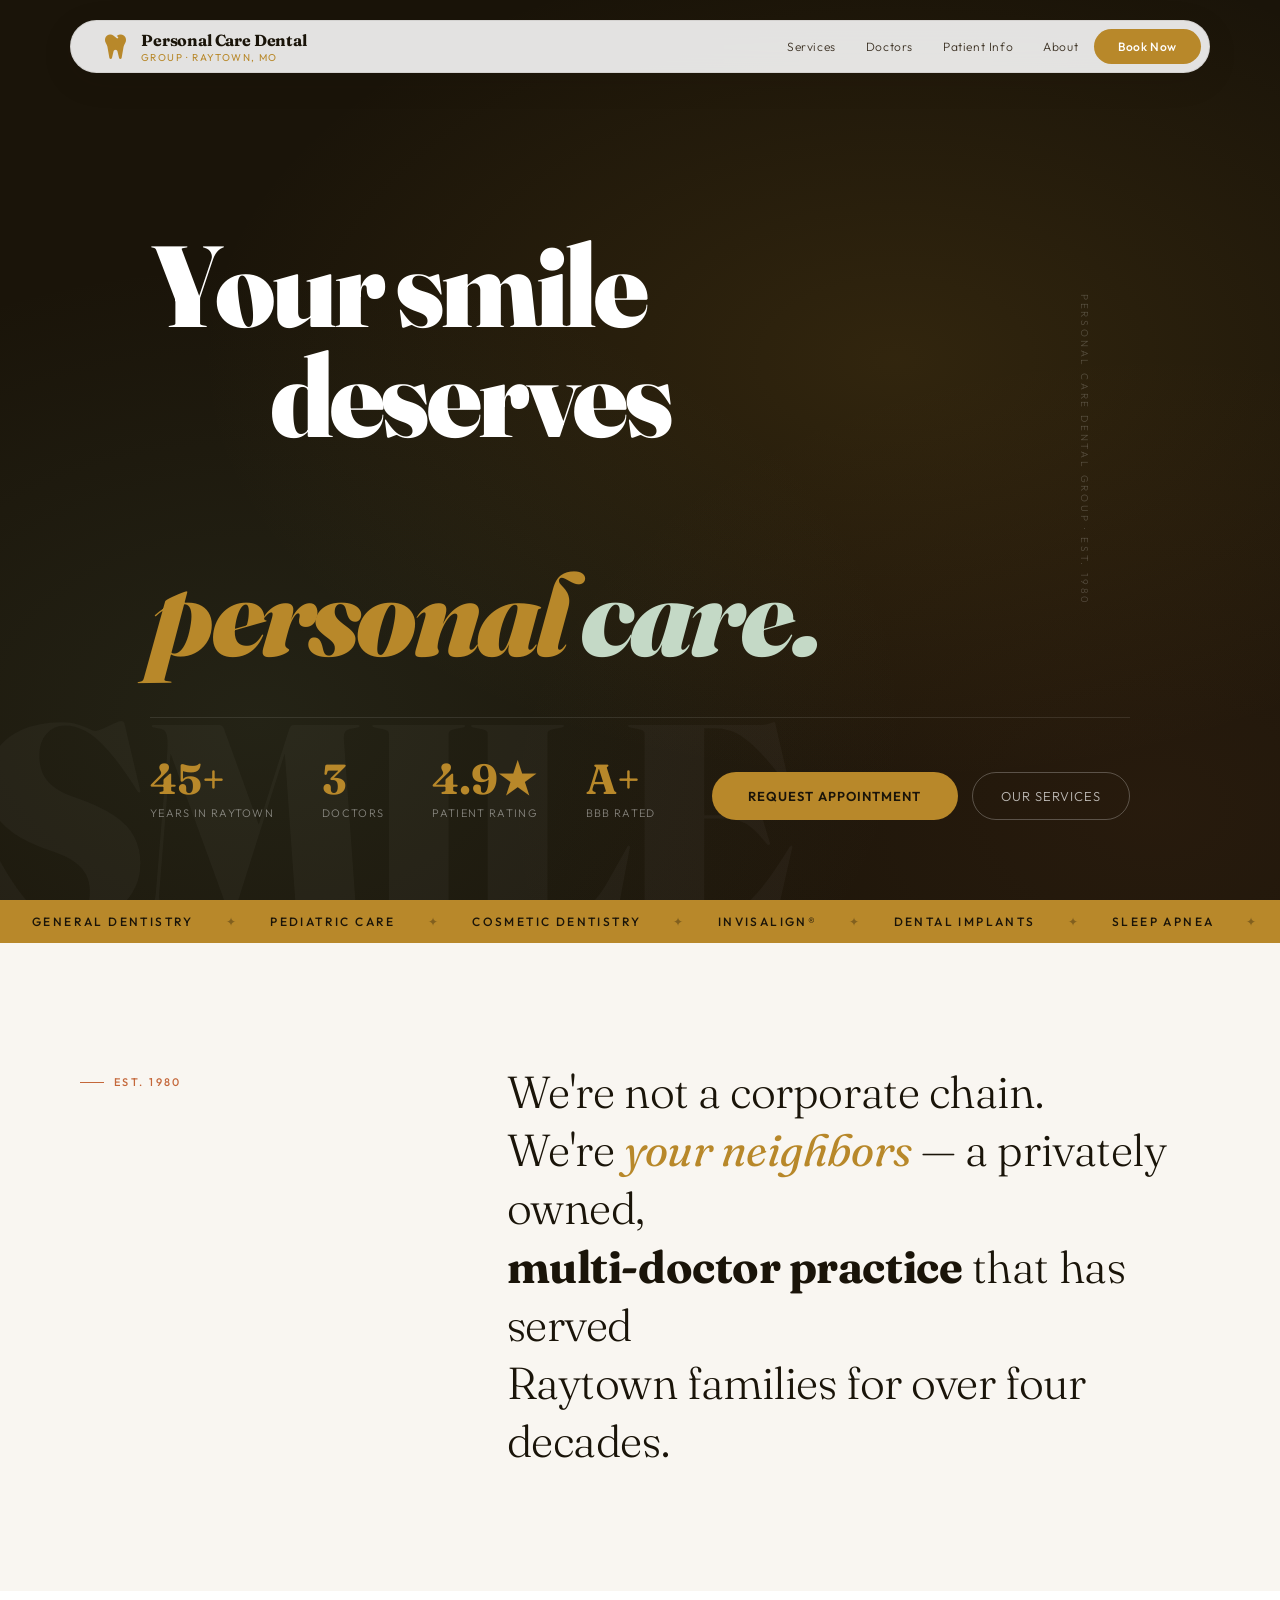
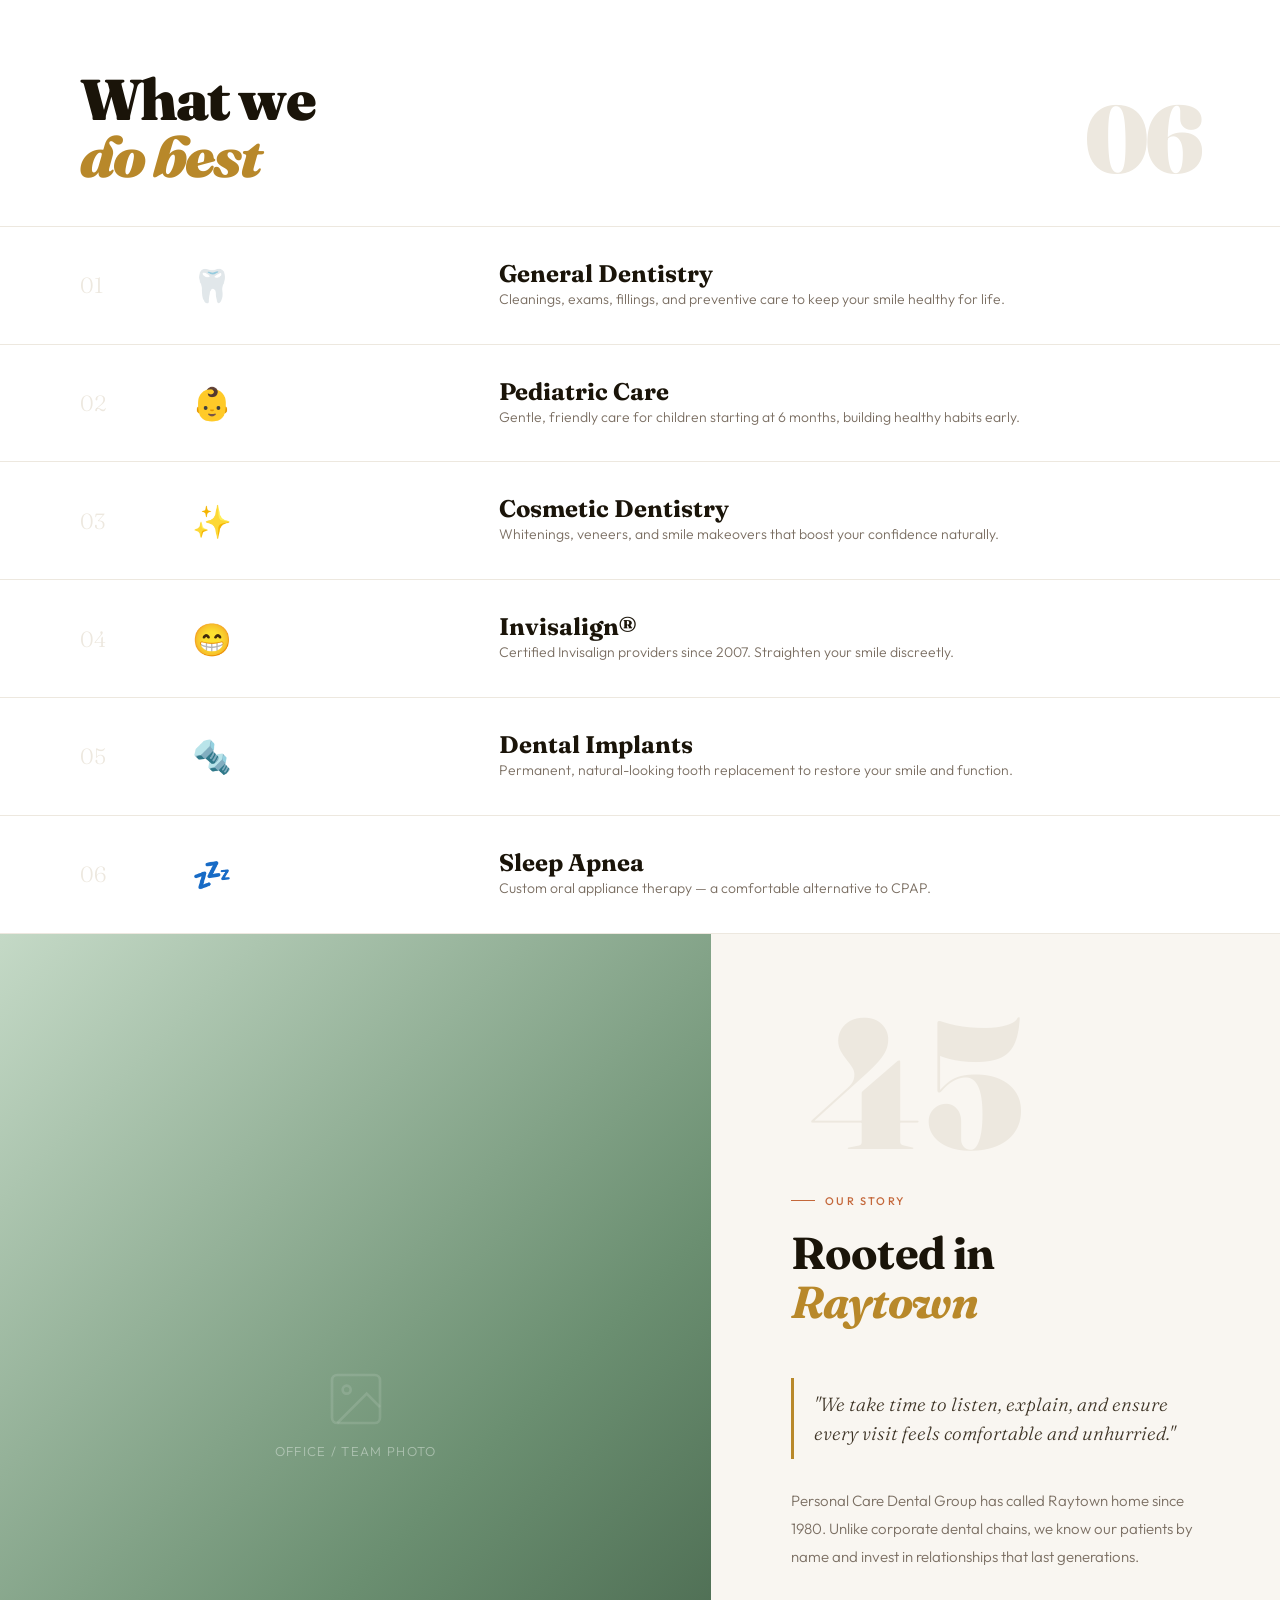
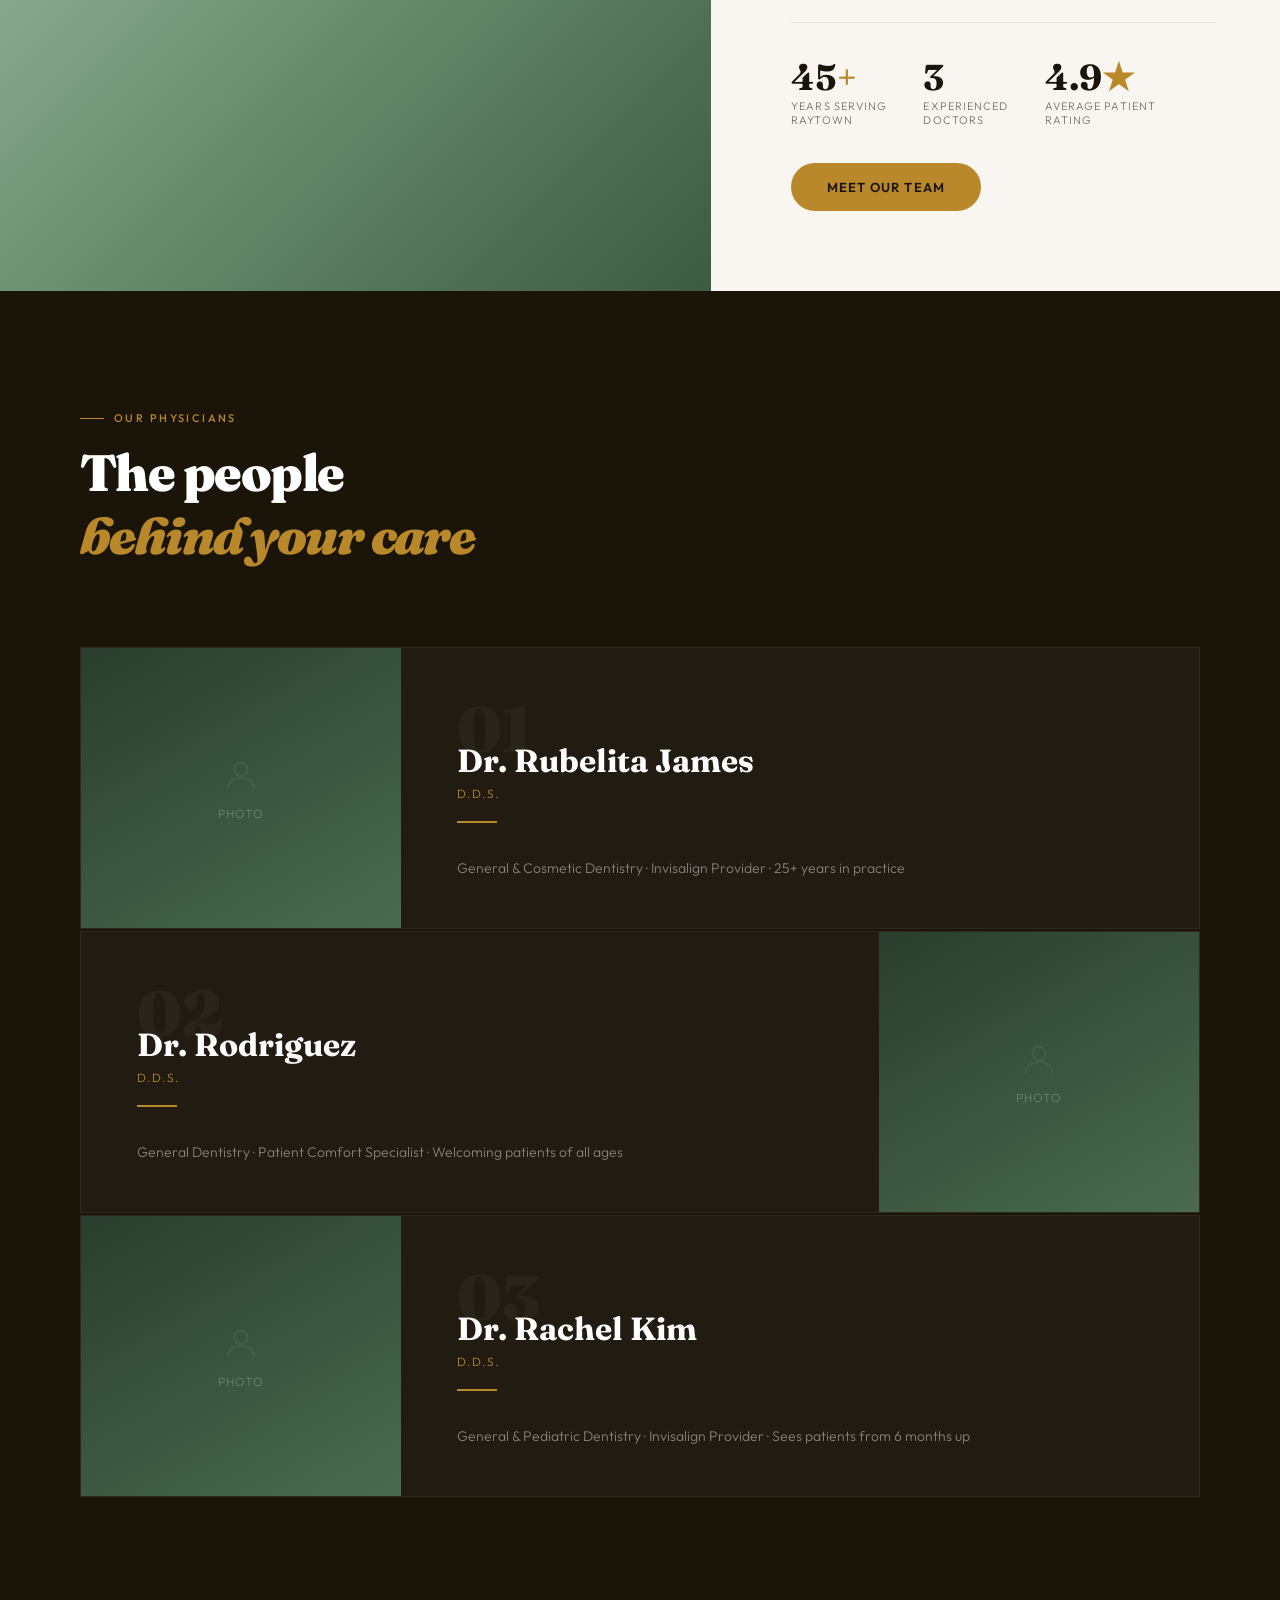
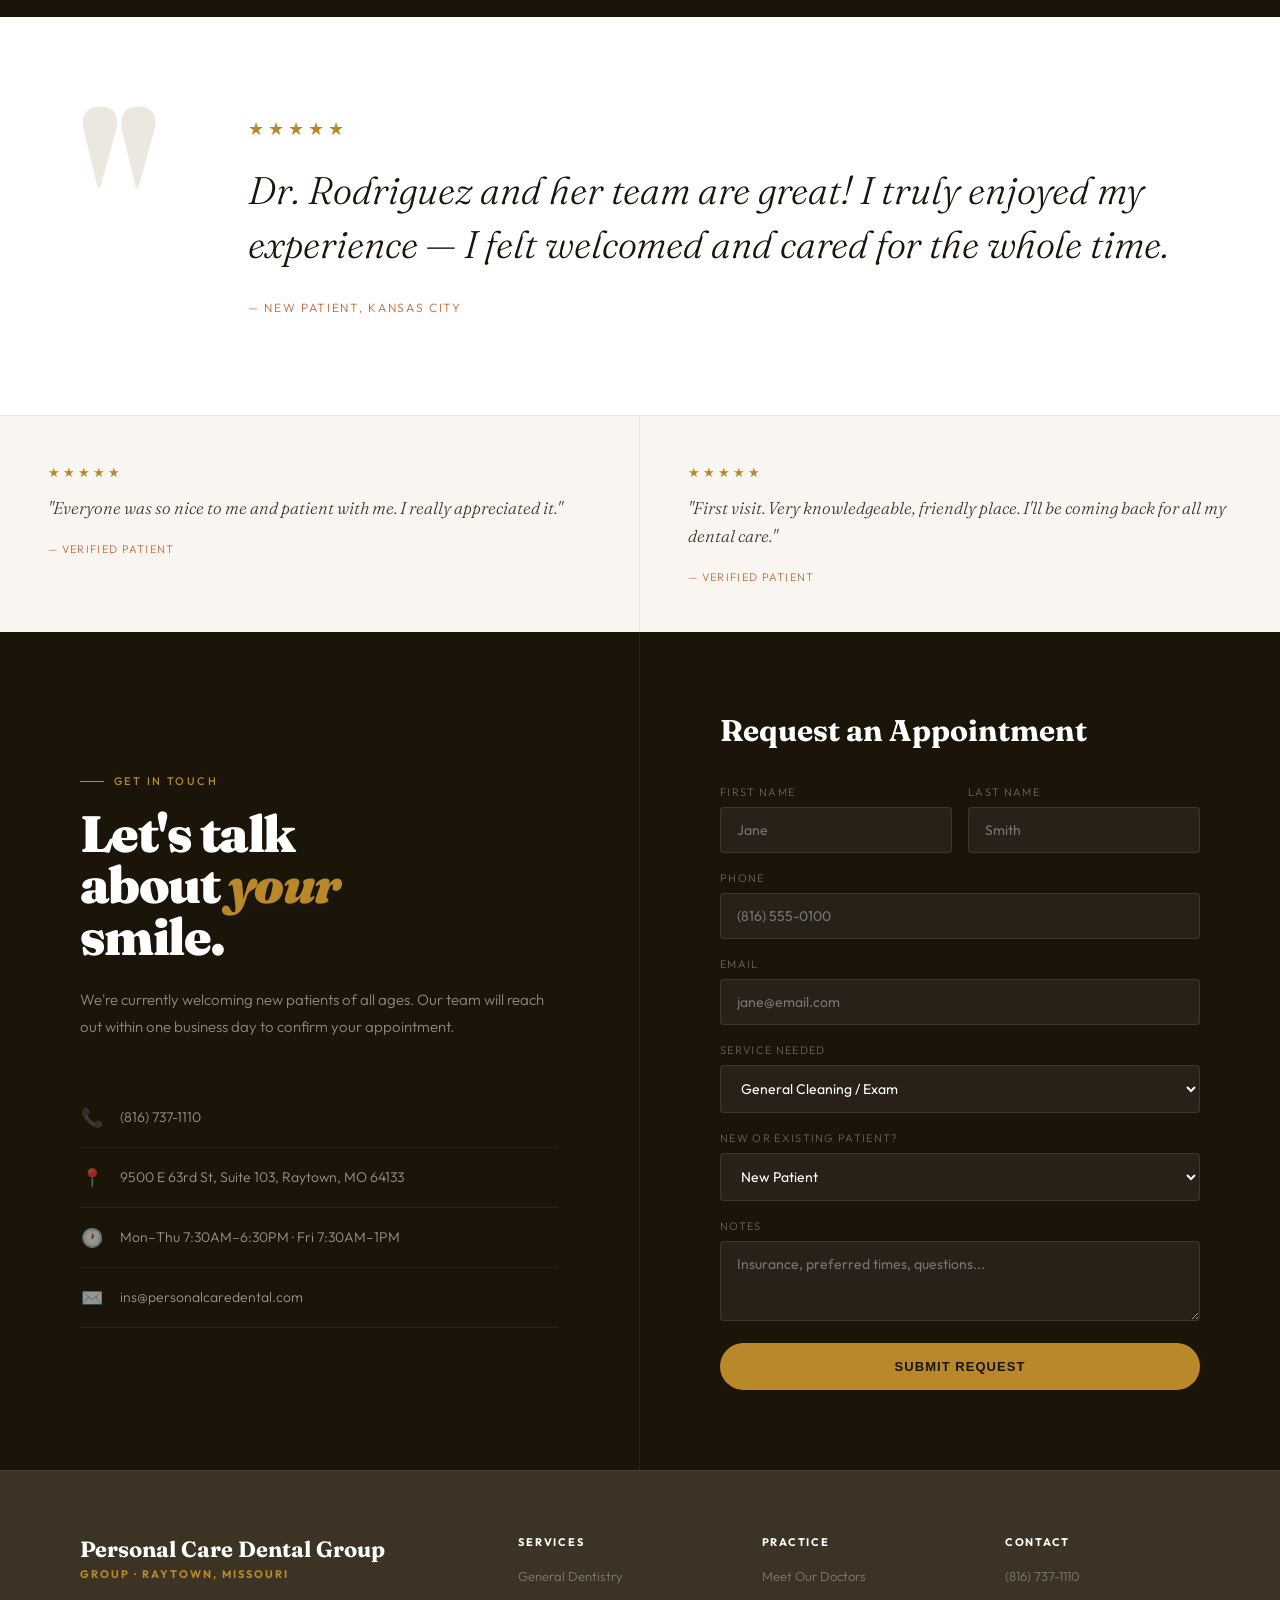
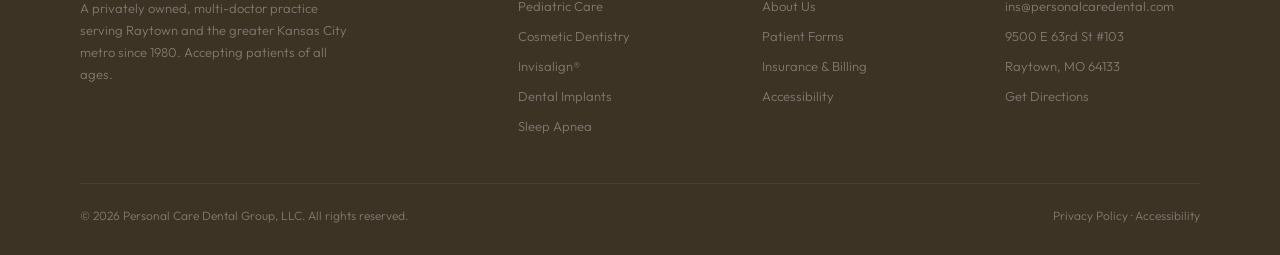
<file: editorial/index.html>
<!DOCTYPE html>
<html lang="en">

<head>
  <meta charset="UTF-8" />
  <meta name="viewport" content="width=device-width, initial-scale=1.0" />
  <title>Personal Care Dental Group</title>
  <link rel="preconnect" href="https://fonts.googleapis.com">
  <link
    href="https://fonts.googleapis.com/css2?family=Fraunces:ital,opsz,wght@0,9..144,300;0,9..144,700;0,9..144,900;1,9..144,300;1,9..144,700;1,9..144,900&family=Outfit:wght@300;400;500;600&display=swap"
    rel="stylesheet">
  <link rel="stylesheet" href="https://cdnjs.cloudflare.com/ajax/libs/font-awesome/6.5.0/css/all.min.css" />
  <style>
    *,
    *::before,
    *::after {
      box-sizing: border-box;
      margin: 0;
      padding: 0;
    }

    :root {
      --white: #FFFFFF;
      --off: #F9F6F1;
      --off2: #EDE8DF;
      --ink: #1A1409;
      --ink2: #3D3325;
      --mid: #7A6E62;
      --gold: #B8882A;
      --gold-lt: #E8C96A;
      --warm: #C4673A;
      --sage: #6B8F71;
      --sage-lt: #C4D9C6;
    }

    html {
      scroll-behavior: smooth;
    }

    body {
      font-family: 'Outfit', sans-serif;
      background: var(--off);
      color: var(--ink);
      font-weight: 300;
      overflow-x: hidden;
    }

    /* ── CSS TOOTH LOGO ── */
    .tooth-logo {
      font-size: 28px;
      color: #B8882A;
      display: flex;
      align-items: center;
      justify-content: center;
      flex-shrink: 0;
      width: 32px;
    }

    .nav-outer {
      position: fixed;
      top: 20px;
      left: 50%;
      transform: translateX(-50%);
      z-index: 1000;
      width: calc(100% - 48px);
      max-width: 1140px;
    }

    .bubble-nav {
      background: rgba(255, 255, 255, 0.88);
      backdrop-filter: blur(20px);
      border: 1px solid rgba(26, 20, 9, .08);
      border-radius: 100px;
      padding: 8px 8px 8px 28px;
      display: flex;
      align-items: center;
      justify-content: space-between;
      box-shadow: 0 8px 32px rgba(26, 20, 9, .10);
    }

    .nav-brand {
      font-family: 'Fraunces', serif;
      font-size: 16px;
      font-weight: 700;
      color: var(--ink);
      display: flex;
      align-items: center;
      gap: 10px;
      letter-spacing: -.01em;
    }

    .nav-brand-sub {
      font-family: 'Outfit', sans-serif;
      font-size: 10px;
      letter-spacing: .14em;
      text-transform: uppercase;
      color: var(--gold);
      display: block;
      margin-top: 1px;
      font-weight: 400;
    }

    .nav-links {
      display: flex;
      gap: 2px;
      align-items: center;
    }

    .nav-links a {
      font-size: 12px;
      letter-spacing: .05em;
      color: var(--ink2);
      text-decoration: none;
      padding: 8px 14px;
      border-radius: 100px;
      transition: background .2s;
    }

    .nav-links a:hover {
      background: var(--off);
    }

    .nav-book {
      background: var(--gold);
      color: var(--white) !important;
      padding: 10px 24px !important;
      border-radius: 100px;
      font-weight: 500 !important;
      transition: background .2s, transform .2s !important;
    }

    .nav-book:hover {
      background: var(--ink) !important;
    }

    .nav-ham {
      display: none;
      flex-direction: column;
      gap: 5px;
      background: none;
      border: none;
      cursor: pointer;
      padding: 8px;
    }

    .nav-ham span {
      display: block;
      width: 20px;
      height: 2px;
      background: var(--ink);
      border-radius: 2px;
      transition: all .3s;
    }

    /* MOBILE MENU */
    .mob-menu {
      display: none;
      position: fixed;
      inset: 0;
      z-index: 900;
      background: var(--off);
      flex-direction: column;
      align-items: center;
      justify-content: center;
      gap: 28px;
    }

    .mob-menu.open {
      display: flex;
    }

    .mob-menu a {
      font-family: 'Fraunces', serif;
      font-size: 36px;
      font-weight: 700;
      color: var(--ink);
      text-decoration: none;
      transition: color .2s;
    }

    .mob-menu a:hover {
      color: var(--gold);
    }

    .mob-cta {
      font-family: 'Outfit', sans-serif !important;
      font-size: 13px !important;
      letter-spacing: .1em;
      text-transform: uppercase;
      background: var(--gold) !important;
      color: var(--white) !important;
      padding: 14px 36px !important;
      border-radius: 100px;
      margin-top: 8px;
    }

    .mob-x {
      position: absolute;
      top: 24px;
      right: 28px;
      background: none;
      border: none;
      font-size: 28px;
      color: var(--ink2);
      cursor: pointer;
    }

    /* ── HERO — FULL CINEMATIC ── */
    .hero {
      min-height: 100vh;
      background: var(--ink);
      position: relative;
      overflow: hidden;
      display: flex;
      flex-direction: column;
    }

    .hero-bg {
      position: absolute;
      inset: 0;
      background:
        radial-gradient(ellipse at 70% 40%, rgba(184, 136, 42, .15) 0%, transparent 55%),
        radial-gradient(ellipse at 20% 80%, rgba(107, 143, 113, .12) 0%, transparent 45%),
        radial-gradient(ellipse at 90% 90%, rgba(196, 103, 58, .08) 0%, transparent 40%);
    }

    /* Giant watermark text */
    .hero-wm {
      position: absolute;
      bottom: -60px;
      left: -20px;
      font-family: 'Fraunces', serif;
      font-weight: 900;
      font-size: 280px;
      line-height: 1;
      color: rgba(255, 255, 255, .03);
      pointer-events: none;
      letter-spacing: -.04em;
      white-space: nowrap;
    }

    .hero-inner {
      position: relative;
      flex: 1;
      display: flex;
      flex-direction: column;
      justify-content: flex-end;
      padding: 140px 80px 80px;
      max-width: 1140px;
      margin: 0 auto;
      width: 100%;
    }

    /* The headline sits bottom-left, huge */
    .hero-h1 {
      font-family: 'Fraunces', serif;
      font-size: clamp(60px, 9vw, 130px);
      font-weight: 900;
      line-height: .95;
      color: var(--white);
      letter-spacing: -.03em;
      margin-bottom: 48px;
      max-width: 900px;
    }

    .hero-h1 em {
      font-style: italic;
      color: var(--gold);
    }

    .hero-h1 .line2 {
      padding-left: 120px;
      display: block;
    }

    .hero-h1 .line3 {
      color: var(--sage-lt);
      font-style: italic;
    }

    /* Bottom bar with stats + CTA */
    .hero-bottom {
      display: flex;
      align-items: flex-end;
      justify-content: space-between;
      gap: 40px;
      padding-top: 40px;
      border-top: 1px solid rgba(255, 255, 255, .1);
      flex-wrap: wrap;
    }

    .hero-stats {
      display: flex;
      gap: 48px;
    }

    .hstat-num {
      font-family: 'Fraunces', serif;
      font-size: 42px;
      font-weight: 700;
      color: var(--gold);
      line-height: 1;
    }

    .hstat-lbl {
      font-size: 11px;
      letter-spacing: .12em;
      text-transform: uppercase;
      color: rgba(255, 255, 255, .45);
      margin-top: 6px;
    }

    .hero-cta-group {
      display: flex;
      gap: 14px;
      align-items: center;
    }

    .btn-gold-pill {
      background: var(--gold);
      color: var(--ink);
      padding: 16px 36px;
      border-radius: 100px;
      font-size: 13px;
      letter-spacing: .08em;
      text-transform: uppercase;
      font-weight: 600;
      text-decoration: none;
      transition: all .25s;
      display: inline-block;
      border: none;
      cursor: pointer;
    }

    .btn-gold-pill:hover {
      background: var(--gold-lt);
      transform: translateY(-2px);
    }

    .btn-ghost-pill {
      color: rgba(255, 255, 255, .7);
      font-size: 13px;
      letter-spacing: .08em;
      text-transform: uppercase;
      text-decoration: none;
      border: 1px solid rgba(255, 255, 255, .25);
      padding: 15px 28px;
      border-radius: 100px;
      transition: all .25s;
    }

    .btn-ghost-pill:hover {
      border-color: var(--white);
      color: var(--white);
    }

    /* Vertical text on right edge */
    .hero-vert {
      position: absolute;
      right: 40px;
      top: 50%;
      transform: translateY(-50%) rotate(90deg);
      font-size: 10px;
      letter-spacing: .28em;
      text-transform: uppercase;
      color: rgba(255, 255, 255, .2);
      white-space: nowrap;
    }

    /* ── MARQUEE ── */
    .marquee {
      background: var(--gold);
      padding: 14px 0;
      overflow: hidden;
    }

    .m-track {
      display: flex;
      gap: 0;
      white-space: nowrap;
      animation: scroll 22s linear infinite;
    }

    .m-track span {
      font-size: 12px;
      letter-spacing: .2em;
      text-transform: uppercase;
      color: var(--ink);
      font-weight: 500;
      padding: 0 32px;
      flex-shrink: 0;
    }

    .m-track span.dot {
      color: rgba(26, 20, 9, .35);
      padding: 0;
    }

    @keyframes scroll {
      from {
        transform: translateX(0);
      }

      to {
        transform: translateX(-50%);
      }
    }

    /* ── INTRO STATEMENT ── */
    .intro {
      padding: 120px 80px;
      display: grid;
      grid-template-columns: 1fr 2fr;
      gap: 80px;
      align-items: start;
      background: var(--off);
    }

    .intro-label {
      font-size: 11px;
      letter-spacing: .22em;
      text-transform: uppercase;
      color: var(--warm);
      font-weight: 500;
      padding-top: 12px;
      display: flex;
      align-items: center;
      gap: 10px;
    }

    .intro-label::before {
      content: '';
      width: 24px;
      height: 1px;
      background: var(--warm);
      display: block;
    }

    .intro-statement {
      font-family: 'Fraunces', serif;
      font-size: clamp(28px, 3.5vw, 48px);
      font-weight: 300;
      line-height: 1.3;
      color: var(--ink);
      letter-spacing: -.01em;
    }

    .intro-statement em {
      font-style: italic;
      color: var(--gold);
      font-weight: 400;
    }

    .intro-statement strong {
      font-weight: 700;
    }

    /* ── SERVICES — ASYMMETRIC ── */
    .services {
      background: var(--white);
      padding: 0;
    }

    /* Big label section */
    .svc-header {
      padding: 80px 80px 0;
      display: flex;
      justify-content: space-between;
      align-items: flex-end;
      border-bottom: 1px solid var(--off2);
      padding-bottom: 40px;
    }

    .svc-h2 {
      font-family: 'Fraunces', serif;
      font-size: clamp(36px, 4.5vw, 64px);
      font-weight: 900;
      line-height: 1;
      color: var(--ink);
      letter-spacing: -.03em;
    }

    .svc-h2 em {
      color: var(--gold);
      font-style: italic;
    }

    .svc-count {
      font-family: 'Fraunces', serif;
      font-size: 96px;
      font-weight: 900;
      color: var(--off2);
      line-height: 1;
      letter-spacing: -.04em;
    }

    /* Horizontal list */
    .svc-list {
      display: flex;
      flex-direction: column;
    }

    .svc-row {
      display: grid;
      grid-template-columns: 80px 1fr 2fr 120px;
      align-items: center;
      gap: 32px;
      padding: 32px 80px;
      border-bottom: 1px solid var(--off2);
      transition: background .2s;
      cursor: default;
    }

    .svc-row:hover {
      background: var(--off);
    }

    .svc-row:hover .svc-row-num {
      color: var(--gold);
    }

    .svc-row:hover .svc-row-link {
      opacity: 1;
      transform: translateX(0);
    }

    .svc-row-num {
      font-family: 'Fraunces', serif;
      font-size: 22px;
      font-weight: 300;
      color: var(--off2);
      transition: color .3s;
    }

    .svc-row-icon {
      font-size: 32px;
    }

    .svc-row-name {
      font-family: 'Fraunces', serif;
      font-size: 24px;
      font-weight: 700;
      color: var(--ink);
    }

    .svc-row-desc {
      font-size: 14px;
      line-height: 1.7;
      color: var(--mid);
    }

    .svc-row-link {
      font-size: 11px;
      letter-spacing: .12em;
      text-transform: uppercase;
      color: var(--gold);
      text-decoration: none;
      font-weight: 500;
      opacity: 0;
      transform: translateX(-8px);
      transition: all .3s;
      justify-self: end;
    }

    /* ── ABOUT — OVERLAPPING EDITORIAL ── */
    .about {
      background: var(--off);
      position: relative;
      overflow: hidden;
    }

    .about-grid {
      display: grid;
      grid-template-columns: 5fr 4fr;
      min-height: 700px;
    }

    .about-photo {
      background: linear-gradient(135deg, #C4D9C6 0%, #6B8F71 60%, #3D5A42 100%);
      position: relative;
      overflow: hidden;
      display: flex;
      align-items: center;
      justify-content: center;
      flex-direction: column;
      gap: 12px;
      color: rgba(255, 255, 255, .4);
      font-size: 13px;
      letter-spacing: .1em;
      text-transform: uppercase;
      min-height: 600px;
    }

    .about-photo svg {
      opacity: .3;
    }

    /* Overlapping content box */
    .about-content {
      padding: 80px 64px 80px 80px;
      display: flex;
      flex-direction: column;
      justify-content: center;
      position: relative;
    }

    /* Big decorative number */
    .about-deco {
      font-family: 'Fraunces', serif;
      font-weight: 900;
      font-size: 180px;
      color: var(--off2);
      position: absolute;
      top: -20px;
      right: -20px;
      line-height: 1;
      pointer-events: none;
      z-index: 0;
    }

    .about-content>* {
      position: relative;
      z-index: 1;
    }

    .about-eyebrow {
      font-size: 11px;
      letter-spacing: .2em;
      text-transform: uppercase;
      color: var(--warm);
      font-weight: 500;
      margin-bottom: 20px;
      display: flex;
      align-items: center;
      gap: 10px;
    }

    .about-eyebrow::before {
      content: '';
      width: 24px;
      height: 1px;
      background: var(--warm);
      display: block;
    }

    .about-h2 {
      font-family: 'Fraunces', serif;
      font-size: clamp(32px, 3.5vw, 52px);
      font-weight: 700;
      line-height: 1.1;
      color: var(--ink);
      letter-spacing: -.02em;
      margin-bottom: 24px;
    }

    .about-h2 em {
      font-style: italic;
      color: var(--gold);
    }

    .about-p {
      font-size: 15px;
      line-height: 1.85;
      color: var(--mid);
      margin-bottom: 16px;
    }

    .about-quote {
      border-left: 3px solid var(--gold);
      padding: 12px 20px;
      margin: 28px 0;
      font-family: 'Fraunces', serif;
      font-size: 19px;
      font-style: italic;
      color: var(--ink2);
      line-height: 1.5;
    }

    .about-facts {
      display: flex;
      gap: 36px;
      margin-top: 36px;
      padding-top: 36px;
      border-top: 1px solid var(--off2);
    }

    .fact-num {
      font-family: 'Fraunces', serif;
      font-size: 36px;
      font-weight: 700;
      color: var(--ink);
      line-height: 1;
    }

    .fact-num em {
      color: var(--gold);
      font-style: normal;
    }

    .fact-lbl {
      font-size: 11px;
      letter-spacing: .1em;
      text-transform: uppercase;
      color: var(--mid);
      margin-top: 4px;
    }

    /* ── DOCTORS — STAGGERED ── */
    .doctors {
      background: var(--ink);
      padding: 120px 80px;
    }

    .doc-eyebrow {
      font-size: 11px;
      letter-spacing: .22em;
      text-transform: uppercase;
      color: var(--gold);
      font-weight: 500;
      margin-bottom: 16px;
      display: flex;
      align-items: center;
      gap: 10px;
    }

    .doc-eyebrow::before {
      content: '';
      width: 24px;
      height: 1px;
      background: var(--gold);
      display: block;
    }

    .doc-h2 {
      font-family: 'Fraunces', serif;
      font-size: clamp(36px, 4vw, 60px);
      font-weight: 900;
      color: var(--white);
      letter-spacing: -.03em;
      margin-bottom: 80px;
    }

    .doc-h2 em {
      font-style: italic;
      color: var(--gold);
    }

    .doc-stagger {
      display: flex;
      flex-direction: column;
      gap: 2px;
    }

    .doc-item {
      display: grid;
      grid-template-columns: 320px 1fr;
      background: rgba(255, 255, 255, .03);
      border: 1px solid rgba(255, 255, 255, .06);
      transition: background .3s;
      overflow: hidden;
    }

    .doc-item:hover {
      background: rgba(255, 255, 255, .06);
    }

    .doc-item:nth-child(even) {
      direction: rtl;
    }

    .doc-item:nth-child(even)>* {
      direction: ltr;
    }

    .doc-photo-box {
      height: 280px;
      background: linear-gradient(150deg, #2A3D2E 0%, #4A6B50 100%);
      display: flex;
      align-items: center;
      justify-content: center;
      flex-direction: column;
      gap: 10px;
      color: rgba(255, 255, 255, .25);
      font-size: 12px;
      letter-spacing: .08em;
      text-transform: uppercase;
    }

    .doc-photo-box svg {
      opacity: .25;
    }

    .doc-detail {
      padding: 48px 56px;
      display: flex;
      flex-direction: column;
      justify-content: center;
    }

    .doc-num {
      font-family: 'Fraunces', serif;
      font-size: 64px;
      font-weight: 900;
      color: rgba(255, 255, 255, .04);
      line-height: 1;
      margin-bottom: -20px;
    }

    .doc-name {
      font-family: 'Fraunces', serif;
      font-size: 32px;
      font-weight: 700;
      color: var(--white);
      margin-bottom: 6px;
    }

    .doc-cred {
      font-size: 12px;
      color: var(--gold);
      letter-spacing: .12em;
      text-transform: uppercase;
    }

    .doc-spec {
      font-size: 14px;
      color: rgba(255, 255, 255, .45);
      margin-top: 14px;
      line-height: 1.6;
    }

    .doc-divider {
      width: 40px;
      height: 2px;
      background: var(--gold);
      margin: 20px 0;
    }

    /* ── TESTIMONIALS — EDITORIAL ── */
    .testimonials {
      background: var(--off);
      padding: 0;
    }

    /* Giant featured quote */
    .testi-hero {
      padding: 100px 80px;
      background: var(--white);
      display: grid;
      grid-template-columns: 120px 1fr;
      gap: 48px;
      align-items: start;
    }

    .testi-hero-mark {
      font-family: 'Fraunces', serif;
      font-size: 200px;
      font-weight: 900;
      color: var(--off2);
      line-height: .7;
      padding-top: 10px;
    }

    .testi-hero-content {}

    .testi-hero-stars {
      color: var(--gold);
      font-size: 18px;
      letter-spacing: 4px;
      margin-bottom: 24px;
    }

    .testi-hero-text {
      font-family: 'Fraunces', serif;
      font-size: clamp(24px, 3vw, 40px);
      font-weight: 300;
      font-style: italic;
      line-height: 1.4;
      color: var(--ink);
      margin-bottom: 28px;
    }

    .testi-hero-author {
      font-size: 12px;
      letter-spacing: .14em;
      text-transform: uppercase;
      color: var(--warm);
    }

    /* Small testimonial grid below */
    .testi-sub {
      display: grid;
      grid-template-columns: 1fr 1fr;
      border-top: 1px solid var(--off2);
    }

    .testi-sub-card {
      padding: 48px;
      border-right: 1px solid var(--off2);
      transition: background .2s;
    }

    .testi-sub-card:last-child {
      border-right: none;
    }

    .testi-sub-card:hover {
      background: var(--white);
    }

    .testi-sub-stars {
      color: var(--gold);
      font-size: 13px;
      letter-spacing: 3px;
      margin-bottom: 14px;
    }

    .testi-sub-text {
      font-family: 'Fraunces', serif;
      font-size: 17px;
      font-style: italic;
      line-height: 1.65;
      color: var(--ink2);
      margin-bottom: 20px;
    }

    .testi-sub-author {
      font-size: 11px;
      letter-spacing: .12em;
      text-transform: uppercase;
      color: var(--warm);
    }

    /* ── APPOINTMENT ── */
    .appt {
      background: var(--ink);
    }

    .appt-grid {
      display: grid;
      grid-template-columns: 1fr 1fr;
      min-height: 700px;
    }

    .appt-left {
      padding: 100px 80px;
      display: flex;
      flex-direction: column;
      justify-content: center;
      border-right: 1px solid rgba(255, 255, 255, .06);
    }

    .appt-eyebrow {
      font-size: 11px;
      letter-spacing: .22em;
      text-transform: uppercase;
      color: var(--gold);
      font-weight: 500;
      margin-bottom: 20px;
      display: flex;
      align-items: center;
      gap: 10px;
    }

    .appt-eyebrow::before {
      content: '';
      width: 24px;
      height: 1px;
      background: var(--gold);
      display: block;
    }

    .appt-h2 {
      font-family: 'Fraunces', serif;
      font-size: clamp(36px, 4vw, 60px);
      font-weight: 900;
      color: var(--white);
      letter-spacing: -.03em;
      margin-bottom: 24px;
      line-height: 1.0;
    }

    .appt-h2 em {
      font-style: italic;
      color: var(--gold);
    }

    .appt-sub {
      font-size: 15px;
      line-height: 1.8;
      color: rgba(255, 255, 255, .5);
      margin-bottom: 48px;
    }

    .contact-list {
      display: flex;
      flex-direction: column;
      gap: 0;
    }

    .contact-row {
      display: flex;
      align-items: center;
      gap: 16px;
      padding: 18px 0;
      border-bottom: 1px solid rgba(255, 255, 255, .06);
      font-size: 14px;
      color: rgba(255, 255, 255, .55);
    }

    .contact-row .icon {
      font-size: 18px;
      width: 24px;
      text-align: center;
    }

    .appt-right {
      padding: 80px;
      display: flex;
      align-items: center;
    }

    .appt-form {
      width: 100%;
    }

    .form-title {
      font-family: 'Fraunces', serif;
      font-size: 30px;
      font-weight: 700;
      color: var(--white);
      margin-bottom: 36px;
    }

    .form-row {
      margin-bottom: 18px;
    }

    .form-row label {
      display: block;
      font-size: 11px;
      letter-spacing: .12em;
      text-transform: uppercase;
      color: rgba(255, 255, 255, .35);
      margin-bottom: 8px;
    }

    .form-row input,
    .form-row select,
    .form-row textarea {
      width: 100%;
      padding: 13px 16px;
      background: rgba(255, 255, 255, .06);
      border: 1px solid rgba(255, 255, 255, .1);
      border-radius: 4px;
      color: var(--white);
      font-family: 'Outfit', sans-serif;
      font-size: 14px;
      outline: none;
      transition: border-color .2s;
    }

    .form-row input:focus,
    .form-row select:focus,
    .form-row textarea:focus {
      border-color: var(--gold);
    }

    .form-row select option {
      background: var(--ink2);
    }

    .form-row textarea {
      height: 80px;
      resize: vertical;
    }

    .form-2col {
      display: grid;
      grid-template-columns: 1fr 1fr;
      gap: 16px;
    }

    /* ── FOOTER ── */
    footer {
      background: var(--ink2);
      color: rgba(255, 255, 255, .35);
      padding: 64px 80px 32px;
      border-top: 1px solid rgba(255, 255, 255, .06);
    }

    .footer-grid {
      display: grid;
      grid-template-columns: 2fr 1fr 1fr 1fr;
      gap: 48px;
      margin-bottom: 48px;
    }

    .footer-logo {
      font-family: 'Fraunces', serif;
      font-size: 22px;
      font-weight: 700;
      color: var(--white);
      margin-bottom: 16px;
    }

    .footer-logo span {
      display: block;
      font-size: 11px;
      font-family: 'Outfit', sans-serif;
      color: var(--gold);
      letter-spacing: .18em;
      text-transform: uppercase;
      margin-top: 4px;
    }

    footer p {
      font-size: 13px;
      line-height: 1.7;
      max-width: 280px;
    }

    .footer-col h4 {
      font-size: 11px;
      letter-spacing: .16em;
      text-transform: uppercase;
      color: var(--white);
      margin-bottom: 16px;
    }

    .footer-col ul {
      list-style: none;
      display: flex;
      flex-direction: column;
      gap: 10px;
    }

    .footer-col ul a {
      color: rgba(255, 255, 255, .35);
      text-decoration: none;
      font-size: 13px;
      transition: color .2s;
    }

    .footer-col ul a:hover {
      color: var(--gold);
    }

    .footer-bottom {
      border-top: 1px solid rgba(255, 255, 255, .06);
      padding-top: 24px;
      display: flex;
      justify-content: space-between;
      font-size: 12px;
    }

    .footer-bottom a {
      color: rgba(255, 255, 255, .35);
      text-decoration: none;
    }

    /* ── MOBILE BAR ── */
    .mob-bar {
      display: none;
      position: fixed;
      bottom: 0;
      left: 0;
      right: 0;
      z-index: 99;
      background: var(--white);
      border-top: 1px solid var(--off2);
      box-shadow: 0 -4px 20px rgba(26, 20, 9, .08);
    }

    .mob-bar-inner {
      display: flex;
    }

    .mob-bar a {
      display: flex;
      align-items: center;
      justify-content: center;
      gap: 8px;
      color: var(--ink);
      text-decoration: none;
      font-size: 13px;
      font-weight: 500;
      padding: 16px;
      width: 50%;
    }

    .mob-bar a.gold {
      background: var(--gold);
      color: var(--white);
    }

    /* ── ANIMATIONS ── */
    @keyframes fadeUp {
      from {
        opacity: 0;
        transform: translateY(32px);
      }

      to {
        opacity: 1;
        transform: translateY(0);
      }
    }

    .hero-h1 {
      animation: fadeUp .7s .1s ease both;
    }

    .hero-bottom {
      animation: fadeUp .7s .3s ease both;
    }

    /* ── RESPONSIVE ── */
    @media (max-width: 960px) {
      .nav-links {
        display: none;
      }

      .nav-ham {
        display: flex;
      }

      .hero-inner {
        padding: 100px 24px 60px;
      }

      .hero-h1 {
        font-size: 52px;
      }

      .hero-h1 .line2 {
        padding-left: 40px;
      }

      .hero-wm {
        font-size: 160px;
      }

      .hero-vert {
        display: none;
      }

      .hero-stats {
        gap: 28px;
        flex-wrap: wrap;
      }

      .intro {
        grid-template-columns: 1fr;
        gap: 24px;
        padding: 72px 24px;
      }

      .svc-header {
        padding: 60px 24px 32px;
        flex-direction: column;
        align-items: flex-start;
        gap: 0;
      }

      .svc-count {
        display: none;
      }

      .svc-row {
        grid-template-columns: 48px 1fr;
        padding: 24px;
        gap: 16px;
      }

      .svc-row-desc,
      .svc-row-link {
        display: none;
      }

      .about-grid {
        grid-template-columns: 1fr;
      }

      .about-photo {
        min-height: 280px;
      }

      .about-content {
        padding: 48px 24px;
      }

      .about-deco {
        display: none;
      }

      .about-facts {
        gap: 24px;
        flex-wrap: wrap;
      }

      .doctors {
        padding: 72px 24px;
      }

      .doc-item {
        grid-template-columns: 1fr;
        direction: ltr !important;
      }

      .doc-item:nth-child(even) {
        direction: ltr;
      }

      .doc-photo-box {
        height: 200px;
      }

      .doc-detail {
        padding: 32px 28px;
      }

      .testi-hero {
        padding: 64px 24px;
        grid-template-columns: 60px 1fr;
        gap: 24px;
      }

      .testi-hero-mark {
        font-size: 100px;
      }

      .testi-sub {
        grid-template-columns: 1fr;
      }

      .testi-sub-card {
        border-right: none;
        border-bottom: 1px solid var(--off2);
        padding: 36px 24px;
      }

      .appt-grid {
        grid-template-columns: 1fr;
      }

      .appt-left {
        padding: 72px 24px 48px;
        border-right: none;
        border-bottom: 1px solid rgba(255, 255, 255, .06);
      }

      .appt-right {
        padding: 48px 24px 120px;
      }

      .form-2col {
        grid-template-columns: 1fr;
        gap: 0;
      }

      footer {
        padding: 48px 24px 100px;
      }

      .footer-grid {
        grid-template-columns: 1fr 1fr;
        gap: 32px;
      }

      .footer-bottom {
        flex-direction: column;
        gap: 8px;
      }

      .mob-bar {
        display: block;
      }
    }

    @media (max-width: 520px) {
      .hero-h1 {
        font-size: 38px;
      }

      .hero-h1 .line2 {
        padding-left: 20px;
      }

      .hero-stats {
        gap: 20px;
      }

      .hstat-num {
        font-size: 32px;
      }

      .footer-grid {
        grid-template-columns: 1fr;
      }
    }
  </style>
</head>

<body>

  <!-- MOBILE MENU -->
  <div class="mob-menu" id="mobMenu">
    <button class="mob-x" onclick="tog()">✕</button>
    <a href="#services" onclick="tog()">Services</a>
    <a href="#doctors" onclick="tog()">Our Doctors</a>
    <a href="#" onclick="tog()">Patient Info</a>
    <a href="#" onclick="tog()">About</a>
    <a href="#appointment" onclick="tog()">Contact</a>
    <a href="#appointment" class="mob-cta" onclick="tog()">Book Appointment</a>
  </div>

  <!-- BUBBLE NAV -->
  <div class="nav-outer">
    <nav class="bubble-nav">
      <div class="nav-brand">
        <div class="tooth-logo"><i class="fa-solid fa-tooth"></i></div>
        <div>Personal Care Dental<span class="nav-brand-sub">Group · Raytown, MO</span></div>
      </div>
      <div class="nav-links">
        <a href="#services">Services</a>
        <a href="#doctors">Doctors</a>
        <a href="#">Patient Info</a>
        <a href="#">About</a>
        <a href="#appointment" class="nav-book">Book Now</a>
      </div>
      <button class="nav-ham" id="ham" onclick="tog()">
        <span></span><span></span><span></span>
      </button>
    </nav>
  </div>

  <!-- ═══ HERO ═══ -->
  <section class="hero">
    <div class="hero-bg"></div>
    <div class="hero-wm">SMILE</div>
    <div class="hero-vert">Personal Care Dental Group · Est. 1980</div>

    <div class="hero-inner">
      <h1 class="hero-h1">
        Your smile<br>
        <span class="line2">deserves</span><br>
        <span class="line3"><em>personal</em> care.</span>
      </h1>

      <div class="hero-bottom">
        <div class="hero-stats">
          <div>
            <div class="hstat-num">45+</div>
            <div class="hstat-lbl">Years in Raytown</div>
          </div>
          <div>
            <div class="hstat-num">3</div>
            <div class="hstat-lbl">Doctors</div>
          </div>
          <div>
            <div class="hstat-num">4.9★</div>
            <div class="hstat-lbl">Patient Rating</div>
          </div>
          <div>
            <div class="hstat-num">A+</div>
            <div class="hstat-lbl">BBB Rated</div>
          </div>
        </div>
        <div class="hero-cta-group">
          <a href="#appointment" class="btn-gold-pill">Request Appointment</a>
          <a href="#services" class="btn-ghost-pill">Our Services</a>
        </div>
      </div>
    </div>
  </section>

  <!-- MARQUEE -->
  <div class="marquee">
    <div class="m-track">
      <span>General Dentistry</span><span class="dot"> ✦ </span>
      <span>Pediatric Care</span><span class="dot"> ✦ </span>
      <span>Cosmetic Dentistry</span><span class="dot"> ✦ </span>
      <span>Invisalign®</span><span class="dot"> ✦ </span>
      <span>Dental Implants</span><span class="dot"> ✦ </span>
      <span>Sleep Apnea</span><span class="dot"> ✦ </span>
      <span>All Ages Welcome</span><span class="dot"> ✦ </span>
      <span>Nitrous Oxide</span><span class="dot"> ✦ </span>
      <span>Now Accepting New Patients</span><span class="dot"> ✦ </span>
      <span>General Dentistry</span><span class="dot"> ✦ </span>
      <span>Pediatric Care</span><span class="dot"> ✦ </span>
      <span>Cosmetic Dentistry</span><span class="dot"> ✦ </span>
      <span>Invisalign®</span><span class="dot"> ✦ </span>
      <span>Dental Implants</span><span class="dot"> ✦ </span>
      <span>Sleep Apnea</span><span class="dot"> ✦ </span>
      <span>All Ages Welcome</span><span class="dot"> ✦ </span>
      <span>Nitrous Oxide</span><span class="dot"> ✦ </span>
      <span>Now Accepting New Patients</span><span class="dot"> ✦ </span>
    </div>
  </div>

  <!-- INTRO STATEMENT -->
  <div class="intro">
    <div class="intro-label">Est. 1980</div>
    <p class="intro-statement">
      We're not a corporate chain.<br>
      We're <em>your neighbors</em> — a privately owned,<br>
      <strong>multi-doctor practice</strong> that has served<br>
      Raytown families for over four decades.
    </p>
  </div>

  <!-- ═══ SERVICES ═══ -->
  <section class="services" id="services">
    <div class="svc-header">
      <h2 class="svc-h2">What we<br><em>do best</em></h2>
      <div class="svc-count">06</div>
    </div>
    <div class="svc-list">
      <div class="svc-row">
        <div class="svc-row-num">01</div>
        <div class="svc-row-icon">🦷</div>
        <div>
          <div class="svc-row-name">General Dentistry</div>
          <div class="svc-row-desc">Cleanings, exams, fillings, and preventive care to keep your smile healthy for life.
          </div>
        </div>
        <a href="#" class="svc-row-link">Learn More →</a>
      </div>
      <div class="svc-row">
        <div class="svc-row-num">02</div>
        <div class="svc-row-icon">👶</div>
        <div>
          <div class="svc-row-name">Pediatric Care</div>
          <div class="svc-row-desc">Gentle, friendly care for children starting at 6 months, building healthy habits
            early.</div>
        </div>
        <a href="#" class="svc-row-link">Learn More →</a>
      </div>
      <div class="svc-row">
        <div class="svc-row-num">03</div>
        <div class="svc-row-icon">✨</div>
        <div>
          <div class="svc-row-name">Cosmetic Dentistry</div>
          <div class="svc-row-desc">Whitenings, veneers, and smile makeovers that boost your confidence naturally.</div>
        </div>
        <a href="#" class="svc-row-link">Learn More →</a>
      </div>
      <div class="svc-row">
        <div class="svc-row-num">04</div>
        <div class="svc-row-icon">😁</div>
        <div>
          <div class="svc-row-name">Invisalign®</div>
          <div class="svc-row-desc">Certified Invisalign providers since 2007. Straighten your smile discreetly.</div>
        </div>
        <a href="#" class="svc-row-link">Learn More →</a>
      </div>
      <div class="svc-row">
        <div class="svc-row-num">05</div>
        <div class="svc-row-icon">🔩</div>
        <div>
          <div class="svc-row-name">Dental Implants</div>
          <div class="svc-row-desc">Permanent, natural-looking tooth replacement to restore your smile and function.
          </div>
        </div>
        <a href="#" class="svc-row-link">Learn More →</a>
      </div>
      <div class="svc-row">
        <div class="svc-row-num">06</div>
        <div class="svc-row-icon">💤</div>
        <div>
          <div class="svc-row-name">Sleep Apnea</div>
          <div class="svc-row-desc">Custom oral appliance therapy — a comfortable alternative to CPAP.</div>
        </div>
        <a href="#" class="svc-row-link">Learn More →</a>
      </div>
    </div>
  </section>

  <!-- ═══ ABOUT ═══ -->
  <section class="about">
    <div class="about-grid">
      <div class="about-photo">
        <svg width="64" height="64" viewBox="0 0 24 24" fill="none" stroke="currentColor" stroke-width="1">
          <rect x="3" y="3" width="18" height="18" rx="2" />
          <circle cx="8.5" cy="8.5" r="1.5" />
          <polyline points="21 15 16 10 5 21" />
        </svg>
        <p>Office / Team Photo</p>
      </div>
      <div class="about-content">
        <div class="about-deco">45</div>
        <div class="about-eyebrow">Our Story</div>
        <h2 class="about-h2">Rooted in<br><em>Raytown</em></h2>
        <div class="about-quote">"We take time to listen, explain, and ensure every visit feels comfortable and
          unhurried."</div>
        <p class="about-p">Personal Care Dental Group has called Raytown home since 1980. Unlike corporate dental
          chains, we know our patients by name and invest in relationships that last generations.</p>
        <div class="about-facts">
          <div>
            <div class="fact-num">45<em>+</em></div>
            <div class="fact-lbl">Years serving<br>Raytown</div>
          </div>
          <div>
            <div class="fact-num">3</div>
            <div class="fact-lbl">Experienced<br>doctors</div>
          </div>
          <div>
            <div class="fact-num">4.9<em>★</em></div>
            <div class="fact-lbl">Average patient<br>rating</div>
          </div>
        </div>
        <a href="#" class="btn-gold-pill" style="margin-top:36px;align-self:flex-start;">Meet Our Team</a>
      </div>
    </div>
  </section>

  <!-- ═══ DOCTORS ═══ -->
  <section class="doctors" id="doctors">
    <div class="doc-eyebrow">Our Physicians</div>
    <h2 class="doc-h2">The people<br><em>behind your care</em></h2>
    <div class="doc-stagger">
      <div class="doc-item">
        <div class="doc-photo-box">
          <svg width="40" height="40" viewBox="0 0 24 24" fill="none" stroke="currentColor" stroke-width="1">
            <circle cx="12" cy="8" r="4" />
            <path d="M4 20c0-4 3.6-7 8-7s8 3 8 7" />
          </svg>
          <span>Photo</span>
        </div>
        <div class="doc-detail">
          <div class="doc-num">01</div>
          <div class="doc-name">Dr. Rubelita James</div>
          <div class="doc-cred">D.D.S.</div>
          <div class="doc-divider"></div>
          <div class="doc-spec">General & Cosmetic Dentistry · Invisalign Provider · 25+ years in practice</div>
        </div>
      </div>
      <div class="doc-item">
        <div class="doc-photo-box">
          <svg width="40" height="40" viewBox="0 0 24 24" fill="none" stroke="currentColor" stroke-width="1">
            <circle cx="12" cy="8" r="4" />
            <path d="M4 20c0-4 3.6-7 8-7s8 3 8 7" />
          </svg>
          <span>Photo</span>
        </div>
        <div class="doc-detail">
          <div class="doc-num">02</div>
          <div class="doc-name">Dr. Rodriguez</div>
          <div class="doc-cred">D.D.S.</div>
          <div class="doc-divider"></div>
          <div class="doc-spec">General Dentistry · Patient Comfort Specialist · Welcoming patients of all ages</div>
        </div>
      </div>
      <div class="doc-item">
        <div class="doc-photo-box">
          <svg width="40" height="40" viewBox="0 0 24 24" fill="none" stroke="currentColor" stroke-width="1">
            <circle cx="12" cy="8" r="4" />
            <path d="M4 20c0-4 3.6-7 8-7s8 3 8 7" />
          </svg>
          <span>Photo</span>
        </div>
        <div class="doc-detail">
          <div class="doc-num">03</div>
          <div class="doc-name">Dr. Rachel Kim</div>
          <div class="doc-cred">D.D.S.</div>
          <div class="doc-divider"></div>
          <div class="doc-spec">General & Pediatric Dentistry · Invisalign Provider · Sees patients from 6 months up
          </div>
        </div>
      </div>
    </div>
  </section>

  <!-- ═══ TESTIMONIALS ═══ -->
  <section class="testimonials">
    <div class="testi-hero">
      <div class="testi-hero-mark">"</div>
      <div class="testi-hero-content">
        <div class="testi-hero-stars">★★★★★</div>
        <p class="testi-hero-text">Dr. Rodriguez and her team are great! I truly enjoyed my experience — I felt welcomed
          and cared for the whole time.</p>
        <div class="testi-hero-author">— New Patient, Kansas City</div>
      </div>
    </div>
    <div class="testi-sub">
      <div class="testi-sub-card">
        <div class="testi-sub-stars">★★★★★</div>
        <p class="testi-sub-text">"Everyone was so nice to me and patient with me. I really appreciated it."</p>
        <div class="testi-sub-author">— Verified Patient</div>
      </div>
      <div class="testi-sub-card">
        <div class="testi-sub-stars">★★★★★</div>
        <p class="testi-sub-text">"First visit. Very knowledgeable, friendly place. I'll be coming back for all my
          dental care."</p>
        <div class="testi-sub-author">— Verified Patient</div>
      </div>
    </div>
  </section>

  <!-- ═══ APPOINTMENT ═══ -->
  <section class="appt" id="appointment">
    <div class="appt-grid">
      <div class="appt-left">
        <div class="appt-eyebrow">Get In Touch</div>
        <h2 class="appt-h2">Let's talk<br>about <em>your</em><br>smile.</h2>
        <p class="appt-sub">We're currently welcoming new patients of all ages. Our team will reach out within one
          business day to confirm your appointment.</p>
        <div class="contact-list">
          <div class="contact-row"><span class="icon">📞</span>(816) 737-1110</div>
          <div class="contact-row"><span class="icon">📍</span>9500 E 63rd St, Suite 103, Raytown, MO 64133</div>
          <div class="contact-row"><span class="icon">🕐</span>Mon–Thu 7:30AM–6:30PM · Fri 7:30AM–1PM</div>
          <div class="contact-row"><span class="icon">✉️</span>ins@personalcaredental.com</div>
        </div>
      </div>
      <div class="appt-right">
        <div class="appt-form">
          <div class="form-title">Request an Appointment</div>
          <div class="form-2col">
            <div class="form-row"><label>First Name</label><input type="text" placeholder="Jane"></div>
            <div class="form-row"><label>Last Name</label><input type="text" placeholder="Smith"></div>
          </div>
          <div class="form-row"><label>Phone</label><input type="tel" placeholder="(816) 555-0100"></div>
          <div class="form-row"><label>Email</label><input type="email" placeholder="jane@email.com"></div>
          <div class="form-row">
            <label>Service Needed</label>
            <select>
              <option>General Cleaning / Exam</option>
              <option>Cosmetic Consultation</option>
              <option>Invisalign Consultation</option>
              <option>Dental Implants</option>
              <option>Pediatric Visit</option>
              <option>Sleep Apnea</option>
              <option>Emergency</option>
              <option>Other</option>
            </select>
          </div>
          <div class="form-row">
            <label>New or Existing Patient?</label>
            <select>
              <option>New Patient</option>
              <option>Existing Patient</option>
            </select>
          </div>
          <div class="form-row"><label>Notes</label><textarea
              placeholder="Insurance, preferred times, questions..."></textarea></div>
          <button class="btn-gold-pill" style="width:100%;padding:16px;font-size:13px;">Submit Request</button>
        </div>
      </div>
    </div>
  </section>

  <!-- FOOTER -->
  <footer>
    <div class="footer-grid">
      <div>
        <div class="footer-logo">Personal Care Dental Group<span>Group · Raytown, Missouri</span></div>
        <p>A privately owned, multi-doctor practice serving Raytown and the greater Kansas City metro since 1980.
          Accepting patients of all ages.</p>
      </div>
      <div class="footer-col">
        <h4>Services</h4>
        <ul>
          <li><a href="#">General Dentistry</a></li>
          <li><a href="#">Pediatric Care</a></li>
          <li><a href="#">Cosmetic Dentistry</a></li>
          <li><a href="#">Invisalign®</a></li>
          <li><a href="#">Dental Implants</a></li>
          <li><a href="#">Sleep Apnea</a></li>
        </ul>
      </div>
      <div class="footer-col">
        <h4>Practice</h4>
        <ul>
          <li><a href="#">Meet Our Doctors</a></li>
          <li><a href="#">About Us</a></li>
          <li><a href="#">Patient Forms</a></li>
          <li><a href="#">Insurance & Billing</a></li>
          <li><a href="#">Accessibility</a></li>
        </ul>
      </div>
      <div class="footer-col">
        <h4>Contact</h4>
        <ul>
          <li><a href="#">(816) 737-1110</a></li>
          <li><a href="#">ins@personalcaredental.com</a></li>
          <li><a href="#">9500 E 63rd St #103</a></li>
          <li><a href="#">Raytown, MO 64133</a></li>
          <li><a href="#">Get Directions</a></li>
        </ul>
      </div>
    </div>
    <div class="footer-bottom">
      <span>© 2026 Personal Care Dental Group, LLC. All rights reserved.</span>
      <span><a href="#">Privacy Policy</a> · <a href="#">Accessibility</a></span>
    </div>
  </footer>

  <!-- MOBILE BAR -->
  <div class="mob-bar">
    <div class="mob-bar-inner">
      <a href="tel:8167371110">📞 Call Us</a>
      <a href="#appointment" class="gold">📅 Book Now</a>
    </div>
  </div>

  <script>
    function tog() {
      const m = document.getElementById('mobMenu');
      const h = document.getElementById('ham');
      m.classList.toggle('open');
      h.classList.toggle('open');
      document.body.style.overflow = m.classList.contains('open') ? 'hidden' : '';
    }
  </script>

</body>

</html>
</file>
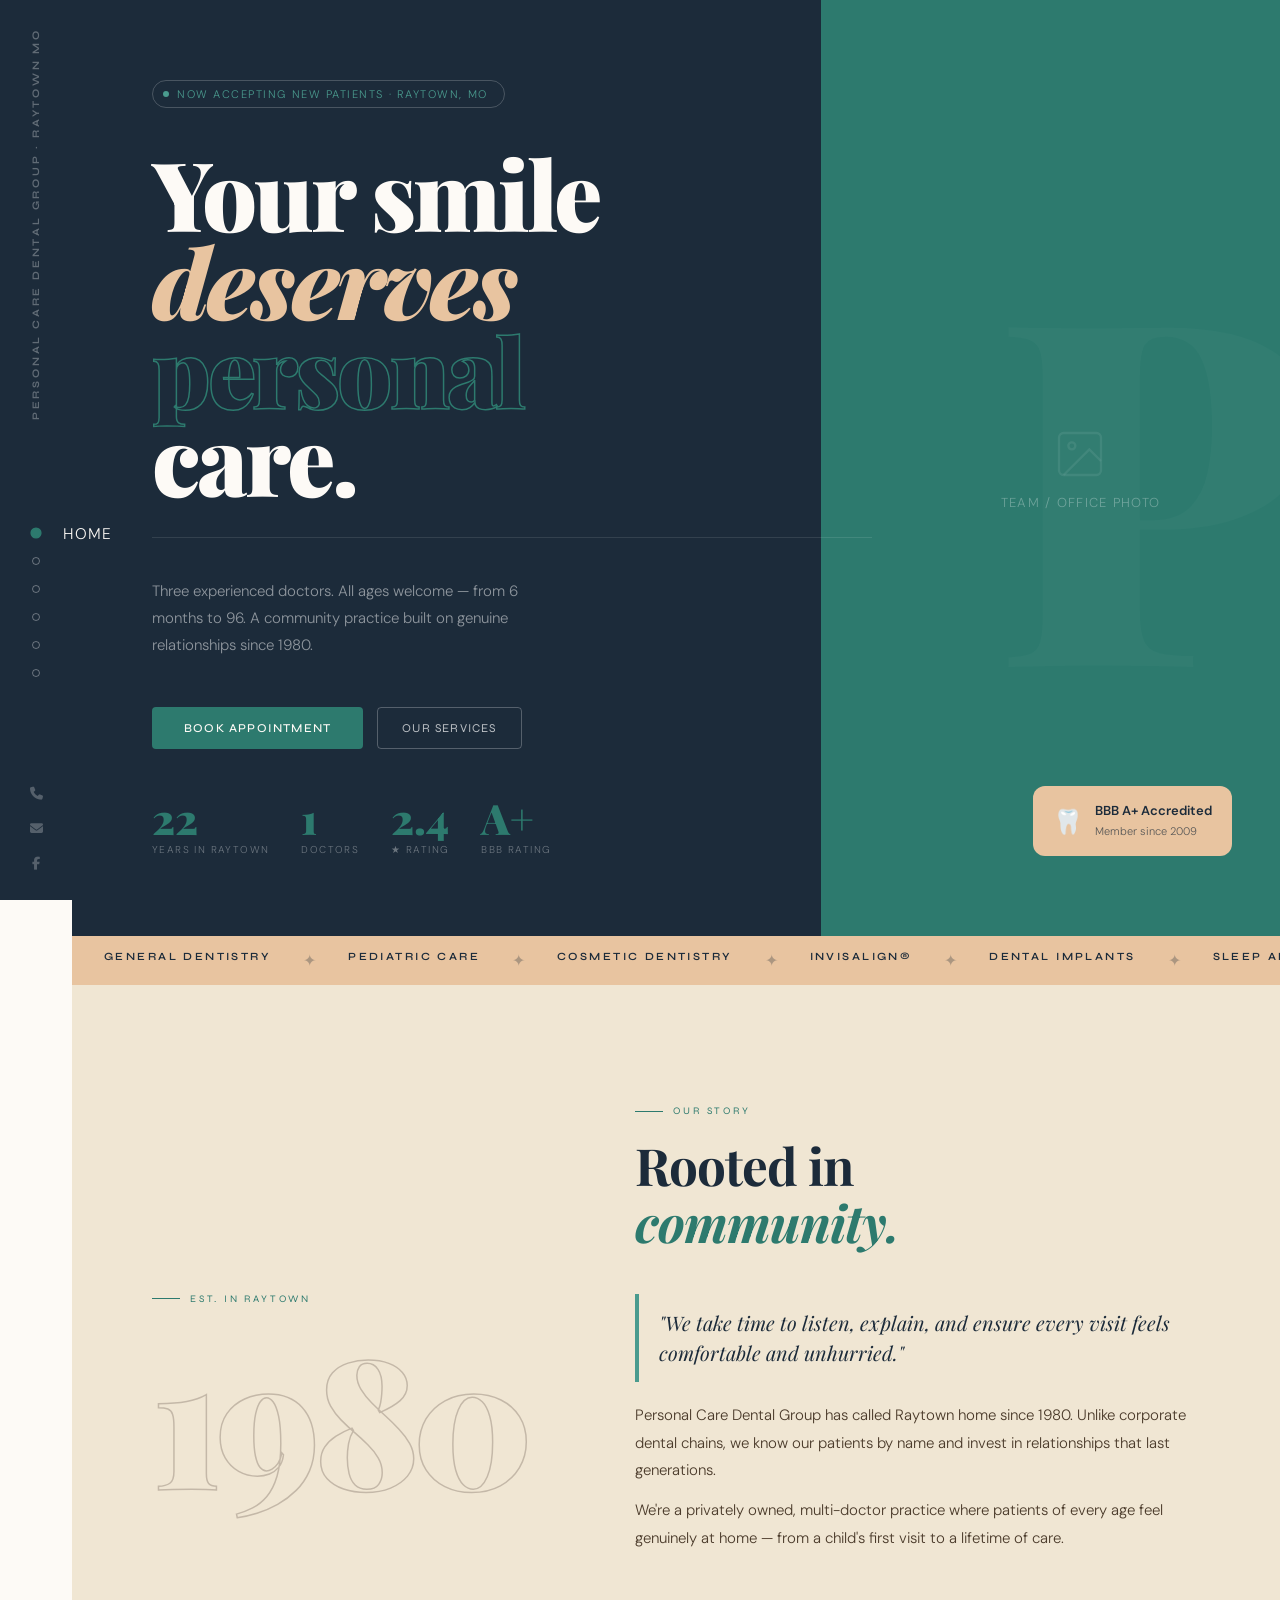
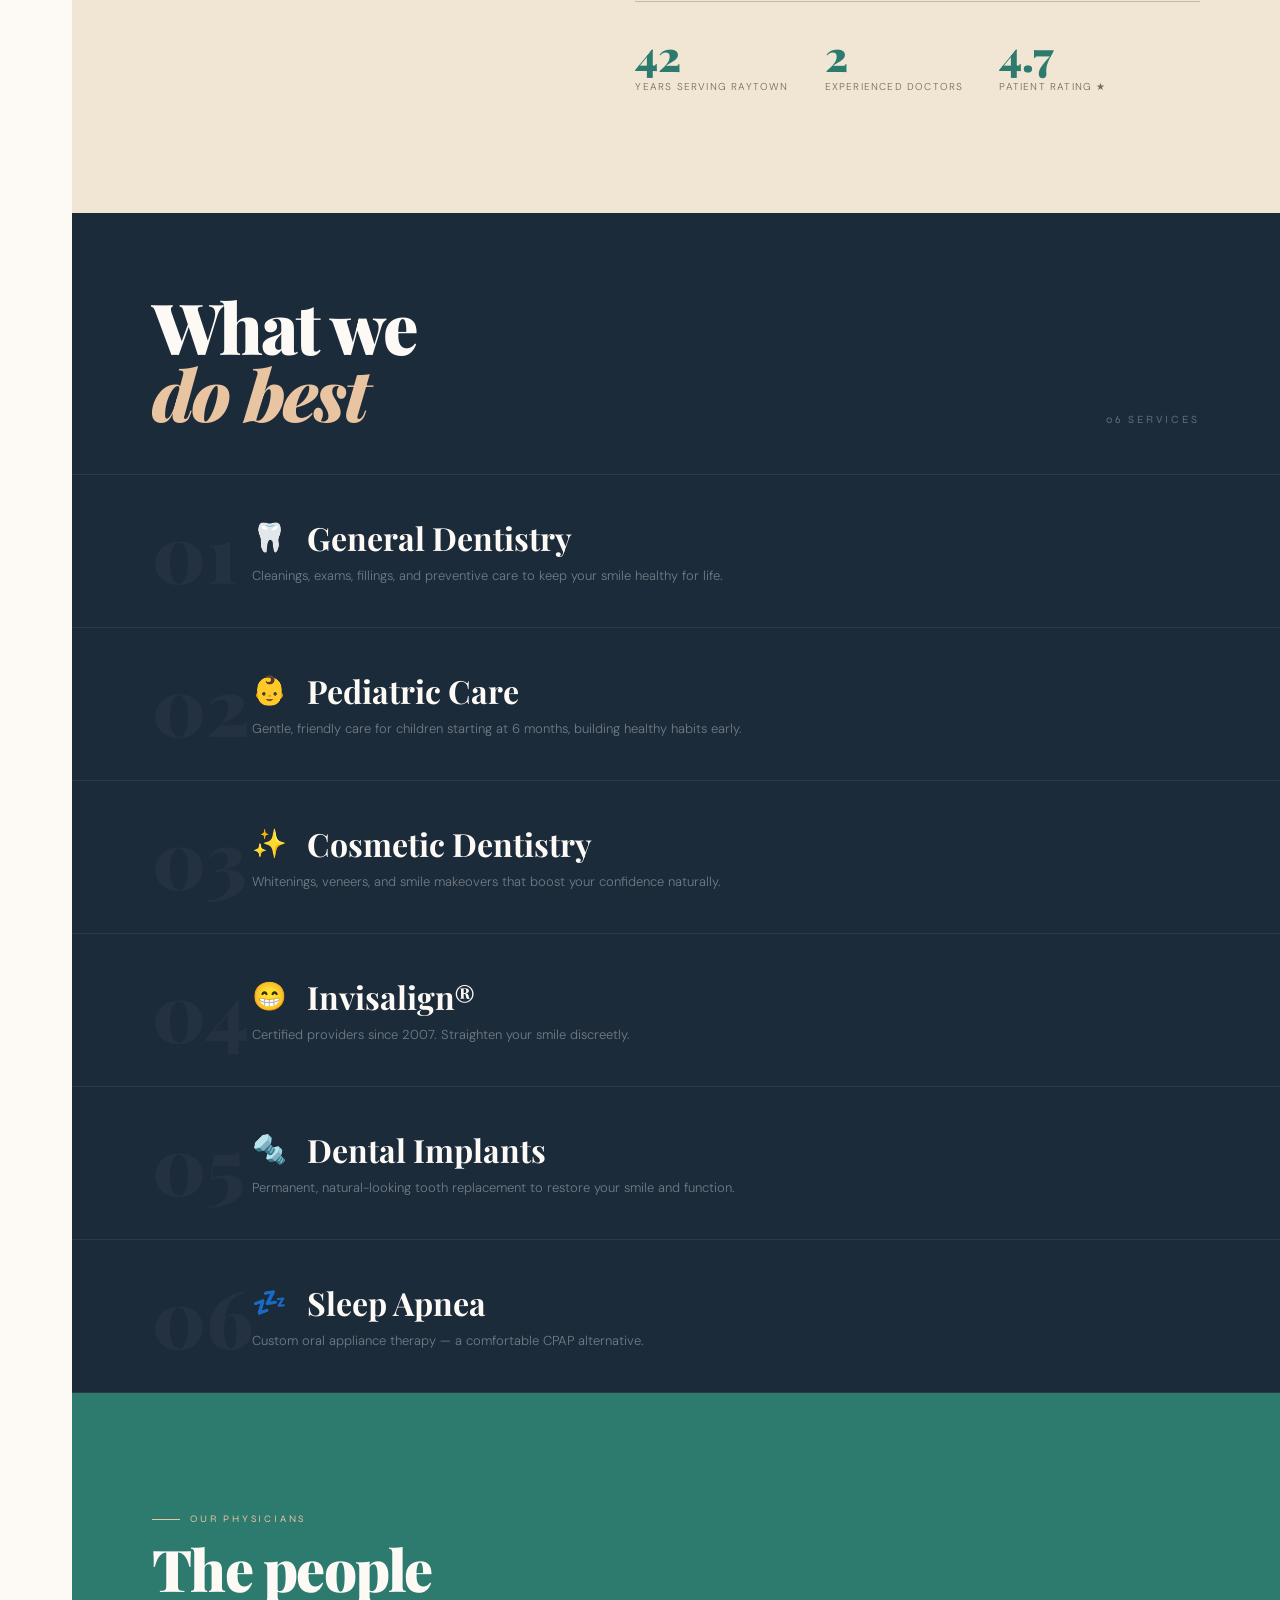
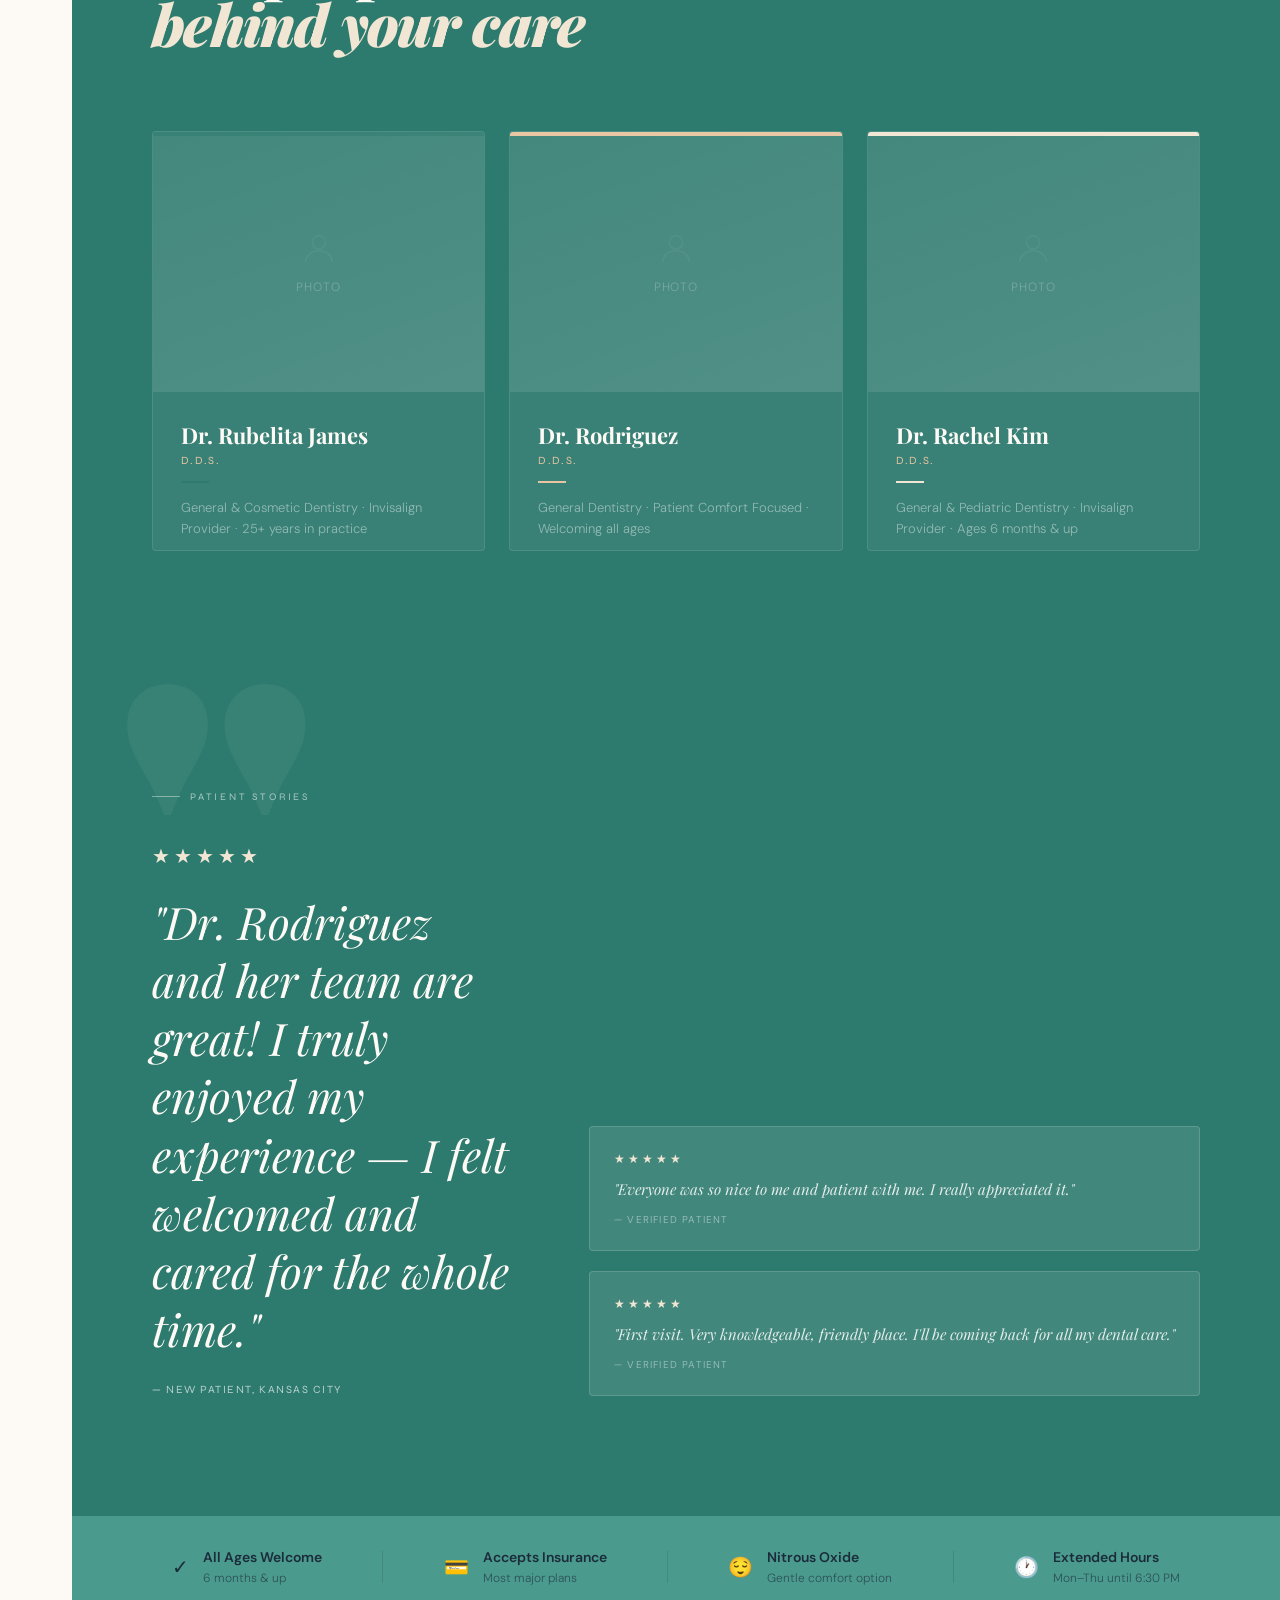
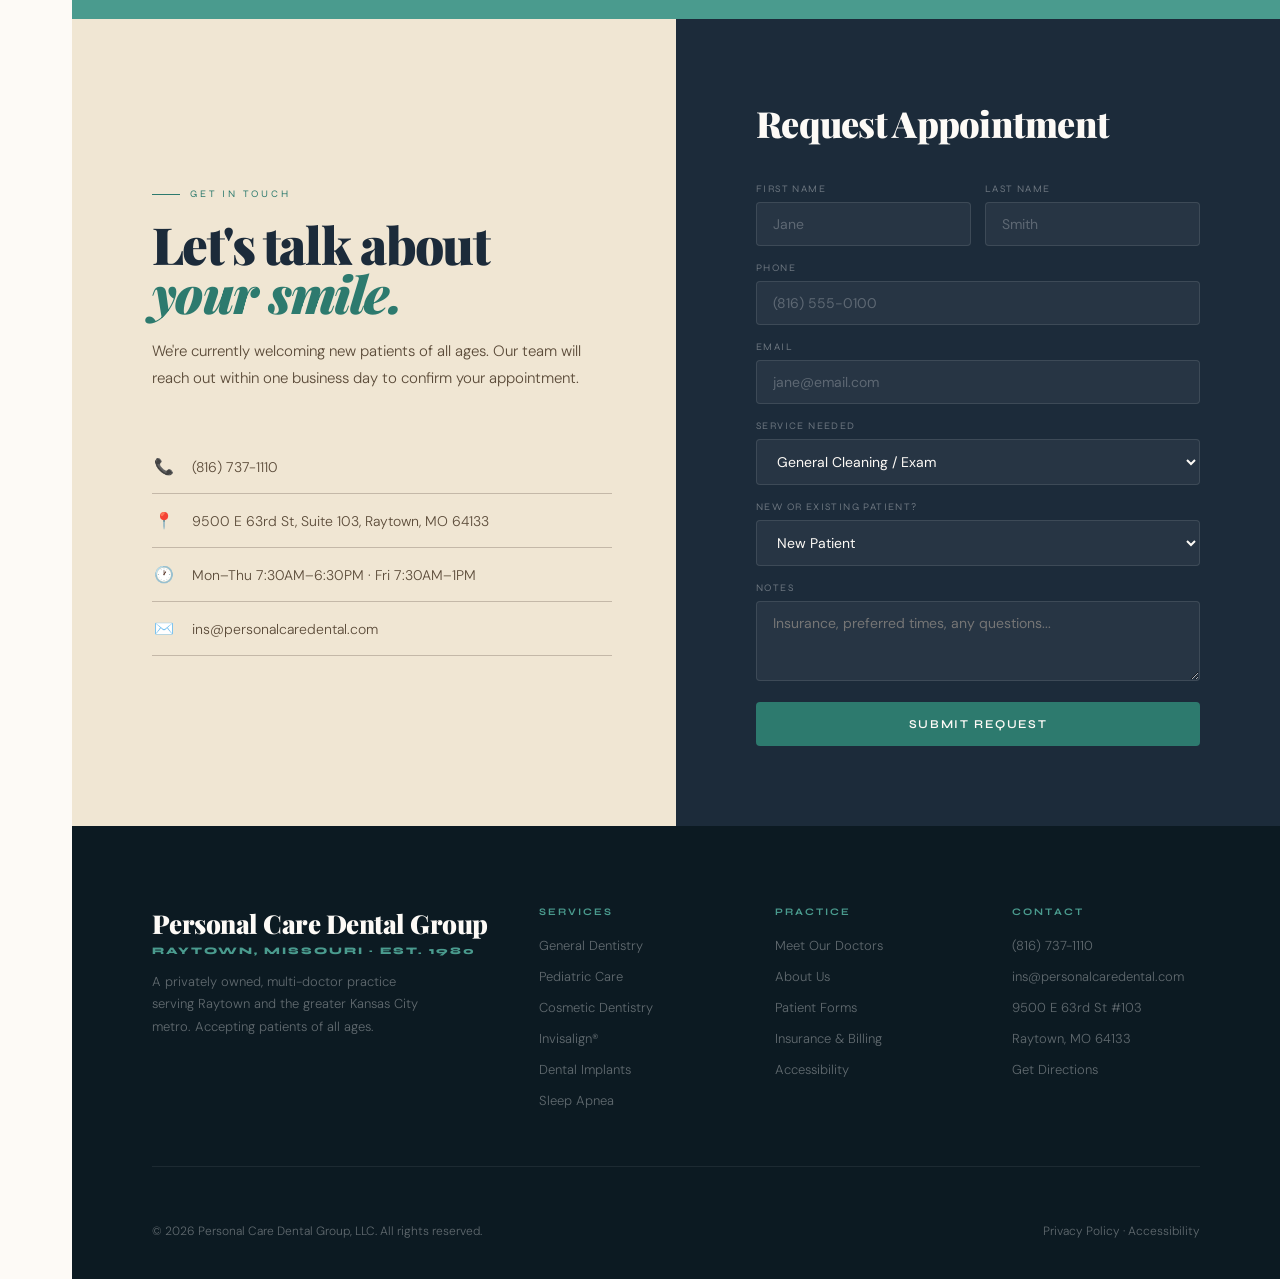
<file: inspired/index.html>
<!DOCTYPE html>
<html lang="en">

<head>
  <meta charset="UTF-8" />
  <meta name="viewport" content="width=device-width, initial-scale=1.0" />
  <title>Personal Care Dental Group · Raytown, MO</title>
  <link rel="preconnect" href="https://fonts.googleapis.com">
  <link
    href="https://fonts.googleapis.com/css2?family=Playfair+Display:ital,wght@0,400;0,700;0,900;1,400;1,700&family=Syne:wght@400;500;600;700;800&family=DM+Sans:wght@300;400;500&display=swap"
    rel="stylesheet">
  <link rel="stylesheet" href="https://cdnjs.cloudflare.com/ajax/libs/font-awesome/6.5.0/css/all.min.css" />
  <style>
    /* ═══════════════════════════
       PALETTE — blended from all 7
    ═══════════════════════════ */
    :root {
      --navy: #1C2B3A;
      /* slightly warmer anchor */
      --teal: #4A9B8E;
      /* confident teal-green */
      --teal-dk: #2D7A6E;
      /* richer teal */
      --peach: #E8C4A0;
      /* warmer golden tone */
      --peach-lt: #F5E6D3;
      --wheat: #F0E6D3;
      --coral: #2D7A6E;
      /* swapped to teal — kills the clash */
      --coral-dk: #1C5C52;
      --sand: #C4B8A8;
      --cream: #FDFAF6;
      /* brighter cleaner white */
      --ink: #0C1A22;
      ;
    }

    /* ═══════════════════════════
       RESET
    ═══════════════════════════ */
    *,
    *::before,
    *::after {
      box-sizing: border-box;
      margin: 0;
      padding: 0;
    }

    html {
      scroll-behavior: smooth;
    }

    body {
      font-family: 'DM Sans', sans-serif;
      background: var(--cream);
      color: var(--navy);
      font-weight: 300;
      overflow-x: hidden;
      cursor: auto;
    }

    /* ═══════════════════════════
       CURSOR
    ═══════════════════════════ */


    /* ═══════════════════════════
       PROGRESS BAR
    ═══════════════════════════ */
    #prog {
      position: fixed;
      top: 0;
      left: 0;
      height: 3px;
      z-index: 3000;
      background: linear-gradient(90deg, var(--coral), var(--peach), var(--teal));
      width: 0;
      transition: width .1s linear;
    }

    /* ═══════════════════════════
       FIXED LEFT SIDEBAR
    ═══════════════════════════ */
    .sidebar {
      position: fixed;
      left: 0;
      top: 0;
      bottom: 0;
      width: 72px;
      background: var(--navy);
      z-index: 100;
      display: flex;
      flex-direction: column;
      align-items: center;
      justify-content: space-between;
      padding: 28px 0;
    }

    /* Vertical site name */
    .sidebar-name {
      font-family: 'Syne', sans-serif;
      font-size: 10px;
      font-weight: 700;
      letter-spacing: .28em;
      text-transform: uppercase;
      color: rgba(255, 255, 255, .3);
      writing-mode: vertical-rl;
      transform: rotate(180deg);
      white-space: nowrap;
      user-select: none;
    }

    /* Nav dots */
    .sidebar-nav {
      display: flex;
      flex-direction: column;
      align-items: center;
      gap: 20px;
    }

    .nav-dot {
      width: 8px;
      height: 8px;
      border-radius: 50%;
      border: 1.5px solid rgba(255, 255, 255, .35);
      cursor: pointer;
      transition: all .3s;
      position: relative;
    }

    .nav-dot::after {
      content: attr(data-label);
      position: absolute;
      left: 22px;
      top: 50%;
      transform: translateY(-50%);
      font-size: 11px;
      letter-spacing: .1em;
      text-transform: uppercase;
      color: var(--cream);
      white-space: nowrap;
      opacity: 0;
      transition: opacity .2s;
      font-family: 'DM Sans', sans-serif;
    }

    .nav-dot:hover::after,
    .nav-dot.active::after {
      opacity: 1;
    }

    .nav-dot.active {
      background: var(--coral);
      border-color: var(--coral);
      transform: scale(1.4);
    }

    .nav-dot:hover {
      border-color: var(--teal);
    }

    /* Social icons */
    .sidebar-social {
      display: flex;
      flex-direction: column;
      align-items: center;
      gap: 18px;
    }

    .sidebar-social a {
      color: rgba(255, 255, 255, .25);
      font-size: 13px;
      text-decoration: none;
      transition: color .2s;
      cursor: pointer;
    }

    .sidebar-social a:hover {
      color: var(--coral);
    }

    /* ═══════════════════════════
       MAIN CONTENT — offset from sidebar
    ═══════════════════════════ */
    .main {
      margin-left: 72px;
    }

    /* ═══════════════════════════
       SECTION 1 — HERO
       Navy bg, giant type
    ═══════════════════════════ */
    .s-hero {
      min-height: 100vh;
      background: var(--navy);
      display: flex;
      align-items: flex-end;
      padding: 80px 80px 80px 80px;
      position: relative;
      overflow: visible;
    }

    /* Giant background number */
    .hero-bg-num {
      position: absolute;
      right: -40px;
      top: 50%;
      transform: translateY(-50%);
      font-family: 'Playfair Display', serif;
      font-weight: 900;
      font-size: 480px;
      line-height: 1;
      color: rgba(255, 255, 255, .025);
      pointer-events: none;
      user-select: none;
    }

    /* Diagonal color slash */
    .hero-slash {
      position: absolute;
      top: 0;
      right: 0;
      width: 38%;
      height: 100%;
      background: var(--teal-dk);
      clip-path: none;
    }

    .hero-slash-inner {
      width: 100%;
      height: 100%;
      display: flex;
      align-items: center;
      justify-content: center;
      flex-direction: column;
      gap: 12px;
      color: rgba(255, 255, 255, .3);
      font-size: 13px;
      letter-spacing: .1em;
      text-transform: uppercase;
      padding-left: 60px;
    }

    .hero-slash-inner svg {
      opacity: .25;
    }

    /* Floating card on slash */
    .hero-float {
      position: absolute;
      right: 48px;
      bottom: 80px;
      background: var(--peach);
      border-radius: 12px;
      padding: 16px 20px;
      display: flex;
      align-items: center;
      gap: 12px;
      animation: bob 3s ease-in-out infinite;
      z-index: 2;
    }

    @keyframes bob {

      0%,
      100% {
        transform: translateY(0)
      }

      50% {
        transform: translateY(-8px)
      }
    }

    .hero-float-icon {
      font-size: 24px;
    }

    .hero-float-txt strong {
      display: block;
      font-size: 13px;
      color: var(--navy);
      font-weight: 600;
    }

    .hero-float-txt span {
      font-size: 11px;
      color: rgba(29, 43, 56, .7);
    }

    .hero-content {
      position: relative;
      z-index: 2;
      max-width: 720px;
    }

    /* Animated badge */
    .hero-badge {
      display: inline-flex;
      align-items: center;
      gap: 8px;
      border: 1px solid rgba(255, 255, 255, .2);
      border-radius: 100px;
      padding: 6px 16px 6px 10px;
      margin-bottom: 40px;
      font-size: 11px;
      letter-spacing: .14em;
      text-transform: uppercase;
      color: var(--teal);
      align-self: flex-start;
    }

    .badge-dot {
      width: 6px;
      height: 6px;
      border-radius: 50%;
      background: var(--teal);
      animation: pulse 2s infinite;
    }

    @keyframes pulse {

      0%,
      100% {
        opacity: 1;
        transform: scale(1)
      }

      50% {
        opacity: .3;
        transform: scale(.7)
      }
    }

    .hero-h1 {
      font-family: 'Playfair Display', serif;
      font-size: clamp(56px, 7.5vw, 112px);
      font-weight: 900;
      line-height: .92;
      color: var(--cream);
      letter-spacing: -.03em;
      margin-bottom: 36px;
    }

    .hero-h1 .h1-italic {
      font-style: italic;
      color: var(--peach);
      display: block;
    }

    .hero-h1 .h1-outline {
      -webkit-text-stroke: 1.5px var(--coral);
      color: transparent;
      display: block;
    }

    .hero-bottom {
      display: flex;
      align-items: center;
      gap: 48px;
      flex-wrap: wrap;
      padding-top: 40px;
      border-top: 1px solid rgba(255, 255, 255, .1);
    }

    .hero-sub {
      font-size: 15px;
      line-height: 1.8;
      color: rgba(255, 255, 255, .5);
      max-width: 380px;
    }

    .hero-ctas {
      display: flex;
      gap: 14px;
      flex-wrap: wrap;
    }

    .btn-coral {
      background: var(--coral);
      color: var(--cream);
      padding: 14px 32px;
      border-radius: 4px;
      font-size: 12px;
      letter-spacing: .1em;
      text-transform: uppercase;
      font-weight: 500;
      text-decoration: none;
      border: none;
      cursor: pointer;
      transition: background .2s, transform .2s;
      font-family: 'Syne', sans-serif;
    }

    .btn-coral:hover {
      background: var(--coral-dk);
      transform: translateY(-2px);
    }

    .btn-ghost-w {
      color: rgba(255, 255, 255, .7);
      font-size: 12px;
      letter-spacing: .1em;
      text-transform: uppercase;
      text-decoration: none;
      border: 1px solid rgba(255, 255, 255, .25);
      padding: 13px 24px;
      border-radius: 4px;
      transition: all .2s;
      cursor: pointer;
      font-family: 'Syne', sans-serif;
    }

    .btn-ghost-w:hover {
      border-color: var(--teal);
      color: var(--teal);
    }

    /* Stat pills */
    .hero-stats {
      display: flex;
      gap: 32px;
      margin-top: 48px;
    }

    .h-stat .num {
      font-family: 'Playfair Display', serif;
      font-size: 42px;
      font-weight: 900;
      color: var(--coral);
      line-height: 1;
    }

    .h-stat .lbl {
      font-size: 10px;
      letter-spacing: .14em;
      text-transform: uppercase;
      color: rgba(255, 255, 255, .35);
      margin-top: 4px;
    }

    /* ═══════════════════════════
       MARQUEE — Peach
    ═══════════════════════════ */
    .marquee {
      background: var(--peach);
      overflow: hidden;
      padding: 14px 0;
    }

    .m-track {
      display: flex;
      white-space: nowrap;
      animation: mscroll 30s linear infinite;
    }

    .marquee:hover .m-track {
      animation-play-state: paused;
    }

    .m-item {
      font-family: 'Syne', sans-serif;
      font-size: 11px;
      letter-spacing: .22em;
      text-transform: uppercase;
      color: var(--navy);
      font-weight: 600;
      padding: 0 32px;
      flex-shrink: 0;
    }

    .m-dot {
      color: rgba(29, 43, 56, .3);
      padding: 0;
    }

    @keyframes mscroll {
      from {
        transform: translateX(0)
      }

      to {
        transform: translateX(-50%)
      }
    }

    /* ═══════════════════════════
       SECTION 2 — ABOUT STATEMENT
       Wheat bg, editorial layout
    ═══════════════════════════ */
    .s-about {
      background: var(--wheat);
      padding: 120px 80px;
      display: grid;
      grid-template-columns: 1fr 1.4fr;
      gap: 80px;
      position: relative;
      overflow: hidden;
      clip-path: none;
      margin-top: 0;
      padding-top: 120px;
    }

    .about-left {
      display: flex;
      flex-direction: column;
      justify-content: center;
    }

    .about-label {
      font-family: 'Syne', sans-serif;
      font-size: 10px;
      letter-spacing: .28em;
      text-transform: uppercase;
      color: var(--teal-dk);
      margin-bottom: 20px;
      display: flex;
      align-items: center;
      gap: 10px;
    }

    .about-label::before {
      content: '';
      width: 28px;
      height: 1px;
      background: var(--teal-dk);
      display: block;
    }

    .about-year {
      font-family: 'Playfair Display', serif;
      font-weight: 900;
      font-size: 180px;
      color: var(--wheat);
      line-height: 1;
      letter-spacing: -.04em;
      -webkit-text-stroke: 1.5px var(--sand);
      color: transparent;
    }

    .about-right {
      display: flex;
      flex-direction: column;
      justify-content: center;
    }

    .about-h2 {
      font-family: 'Playfair Display', serif;
      font-size: clamp(36px, 4vw, 58px);
      font-weight: 700;
      line-height: 1.1;
      color: var(--navy);
      letter-spacing: -.02em;
      margin-bottom: 24px;
    }

    .about-h2 em {
      font-style: italic;
      color: var(--coral);
    }

    .about-pull {
      border-left: 4px solid var(--teal);
      padding: 14px 20px;
      margin: 20px 0;
      font-family: 'Playfair Display', serif;
      font-size: 20px;
      font-style: italic;
      color: var(--navy);
      line-height: 1.5;
    }

    .about-body {
      font-size: 15px;
      line-height: 1.85;
      color: #4A3A2A;
      margin-bottom: 12px;
    }

    .about-facts {
      display: flex;
      gap: 36px;
      margin-top: 36px;
      padding-top: 32px;
      border-top: 1px solid var(--sand);
    }

    .fact .num {
      font-family: 'Playfair Display', serif;
      font-size: 42px;
      font-weight: 900;
      color: var(--coral);
      line-height: 1;
    }

    .fact .lbl {
      font-size: 10px;
      letter-spacing: .12em;
      text-transform: uppercase;
      color: #7A6A58;
      margin-top: 4px;
    }

    /* ═══════════════════════════
       SECTION 3 — SERVICES
       Full-screen cards, Navy
    ═══════════════════════════ */
    .s-services {
      background: var(--navy);
      padding: 80px 0 0;
    }

    .svc-head {
      padding: 0 80px 48px;
      display: flex;
      justify-content: space-between;
      align-items: flex-end;
      border-bottom: 1px solid rgba(255, 255, 255, .08);
    }

    .svc-title {
      font-family: 'Playfair Display', serif;
      font-size: clamp(40px, 5.5vw, 80px);
      font-weight: 900;
      color: var(--cream);
      letter-spacing: -.03em;
      line-height: .95;
    }

    .svc-title em {
      font-style: italic;
      color: var(--peach);
    }

    .svc-total {
      font-family: 'Syne', sans-serif;
      font-size: 11px;
      letter-spacing: .24em;
      text-transform: uppercase;
      color: rgba(255, 255, 255, .3);
    }

    /* Service rows — full width with number overlap */
    .svc-item {
      display: grid;
      grid-template-columns: 100px 1fr auto;
      align-items: center;
      gap: 0;
      padding: 36px 80px;
      border-bottom: 1px solid rgba(255, 255, 255, .07);
      position: relative;
      overflow: hidden;
      cursor: pointer;
      transition: background .3s;
    }

    .svc-item::after {
      content: '';
      position: absolute;
      left: 0;
      top: 0;
      bottom: 0;
      width: 0;
      background: var(--coral);
      transition: width .4s ease;
    }

    .svc-item:hover::after {
      width: 4px;
    }

    .svc-item:hover {
      background: rgba(255, 255, 255, .03);
    }

    .svc-item:hover .svc-big-num {
      opacity: .06;
    }

    .svc-item:hover .svc-name {
      color: var(--peach);
      transform: translateX(8px);
    }

    .svc-item:hover .svc-go {
      opacity: 1;
      transform: translateX(0);
    }

    .svc-big-num {
      font-family: 'Playfair Display', serif;
      font-weight: 900;
      font-size: 80px;
      color: rgba(255, 255, 255, .03);
      line-height: 1;
      transition: opacity .3s;
      position: relative;
      z-index: 1;
    }

    .svc-center {
      position: relative;
      z-index: 1;
    }

    .svc-icon-wrap {
      display: flex;
      align-items: center;
      gap: 20px;
    }

    .svc-emoji {
      font-size: 28px;
    }

    .svc-name {
      font-family: 'Playfair Display', serif;
      font-size: clamp(22px, 2.5vw, 34px);
      font-weight: 700;
      color: var(--cream);
      transition: color .3s, transform .3s;
    }

    .svc-desc {
      font-size: 13px;
      line-height: 1.7;
      color: rgba(255, 255, 255, .38);
      margin-top: 6px;
    }

    .svc-go {
      font-family: 'Syne', sans-serif;
      font-size: 11px;
      letter-spacing: .14em;
      text-transform: uppercase;
      color: var(--peach);
      opacity: 0;
      transform: translateX(-12px);
      transition: all .3s;
      text-decoration: none;
      position: relative;
      z-index: 1;
    }

    /* ═══════════════════════════
       SECTION 4 — DOCTORS
       Teal bg, overlapping cards
    ═══════════════════════════ */
    .s-doctors {
      background: var(--teal-dk);
      padding: 120px 80px;
      position: relative;
      overflow: hidden;
      clip-path: none;
      margin: 0;
      padding: 120px 80px;
    }

    .doc-head {
      margin-bottom: 80px;
    }

    .doc-label {
      font-family: 'Syne', sans-serif;
      font-size: 10px;
      letter-spacing: .28em;
      text-transform: uppercase;
      color: var(--peach);
      margin-bottom: 16px;
      display: flex;
      align-items: center;
      gap: 10px;
    }

    .doc-label::before {
      content: '';
      width: 28px;
      height: 1px;
      background: var(--peach);
      display: block;
    }

    .doc-title {
      font-family: 'Playfair Display', serif;
      font-size: clamp(36px, 4.5vw, 68px);
      font-weight: 900;
      color: var(--cream);
      letter-spacing: -.03em;
      line-height: .95;
    }

    .doc-title em {
      font-style: italic;
      color: var(--wheat);
    }

    /* Staggered card layout */
    .doc-cards {
      display: grid;
      grid-template-columns: repeat(3, 1fr);
      gap: 24px;
      position: relative;
      align-items: start;
    }

    .doc-card {
      background: rgba(255, 255, 255, .06);
      border: 1px solid rgba(255, 255, 255, .1);
      border-radius: 4px;
      overflow: hidden;
      transition: transform .4s cubic-bezier(.22, .68, 0, 1.2), background .3s, box-shadow .4s;
      position: relative;
      height: 420px;
      display: flex;
      flex-direction: column;
    }

    .doc-card:nth-child(2) {
      margin-top: 0;
    }

    .doc-card:nth-child(3) {
      margin-top: 0;
    }

    .doc-card:hover {
      transform: translateY(-16px) scale(1.03);
      background: rgba(255, 255, 255, .12);
      box-shadow: 0 30px 60px rgba(0, 0, 0, 0.4);
      z-index: 10;
    }

    /* Color top accent per card */
    .doc-card:nth-child(1)::before {
      background: var(--coral);
    }

    .doc-card:nth-child(2)::before {
      background: var(--peach);
    }

    .doc-card:nth-child(3)::before {
      background: var(--wheat);
    }

    .doc-card::before {
      content: '';
      position: absolute;
      top: 0;
      left: 0;
      right: 0;
      height: 4px;
    }

    .doc-photo {
      height: 260px;
      flex-shrink: 0;
      background: linear-gradient(160deg, rgba(255, 255, 255, .05) 0%, rgba(255, 255, 255, .12) 100%);
      display: flex;
      align-items: center;
      justify-content: center;
      flex-direction: column;
      gap: 10px;
      color: rgba(255, 255, 255, .25);
      font-size: 12px;
      letter-spacing: .08em;
      text-transform: uppercase;
      position: relative;
      overflow: hidden;
    }

    /* Hover blurb overlay */
    .doc-photo::after {
      content: attr(data-blurb);
      position: absolute;
      inset: 0;
      background: rgba(45, 122, 110, 0.92);
      display: flex;
      align-items: center;
      justify-content: center;
      padding: 24px;
      font-family: 'Playfair Display', serif;
      font-style: italic;
      font-size: 15px;
      line-height: 1.6;
      color: var(--cream);
      text-transform: none;
      letter-spacing: 0;
      opacity: 0;
      transition: opacity .4s ease;
    }

    .doc-card:hover .doc-photo::after {
      opacity: 1;
    }

    .doc-photo svg {
      opacity: .2;
    }

    .doc-info {
      padding: 28px;
    }

    .doc-name {
      font-family: 'Playfair Display', serif;
      font-size: 22px;
      font-weight: 700;
      color: var(--cream);
      margin-bottom: 4px;
    }

    .doc-cred {
      font-size: 11px;
      color: var(--peach);
      letter-spacing: .12em;
      text-transform: uppercase;
      font-family: 'Syne', sans-serif;
    }

    .doc-bar {
      width: 28px;
      height: 2px;
      margin: 14px 0;
    }

    .doc-card:nth-child(1) .doc-bar {
      background: var(--coral);
    }

    .doc-card:nth-child(2) .doc-bar {
      background: var(--peach);
    }

    .doc-card:nth-child(3) .doc-bar {
      background: var(--wheat);
    }

    .doc-spec {
      font-size: 13px;
      color: rgba(255, 255, 255, .45);
      line-height: 1.65;
    }

    /* ═══════════════════════════
       SECTION 5 — TESTIMONIALS
       Coral bg, giant type
    ═══════════════════════════ */
    .s-testi {
      background: var(--coral);
      padding: 120px 80px;
      position: relative;
      overflow: hidden;
    }

    /* Giant decorative quote */
    .testi-deco-q {
      position: absolute;
      top: -80px;
      left: 40px;
      font-family: 'Playfair Display', serif;
      font-weight: 900;
      font-size: 500px;
      color: rgba(255, 255, 255, .05);
      line-height: 1;
      pointer-events: none;
    }

    .testi-label {
      font-family: 'Syne', sans-serif;
      font-size: 10px;
      letter-spacing: .28em;
      text-transform: uppercase;
      color: rgba(255, 255, 255, .6);
      margin-bottom: 40px;
      display: flex;
      align-items: center;
      gap: 10px;
    }

    .testi-label::before {
      content: '';
      width: 28px;
      height: 1px;
      background: rgba(255, 255, 255, .4);
      display: block;
    }

    .testi-main {
      display: grid;
      grid-template-columns: 1fr auto;
      gap: 80px;
      align-items: end;
    }

    .testi-big {
      font-family: 'Playfair Display', serif;
      font-size: clamp(28px, 3.5vw, 52px);
      font-weight: 400;
      font-style: italic;
      line-height: 1.3;
      color: var(--cream);
      position: relative;
      z-index: 1;
    }

    .testi-author {
      font-family: 'Syne', sans-serif;
      font-size: 11px;
      letter-spacing: .14em;
      text-transform: uppercase;
      color: rgba(255, 255, 255, .65);
      margin-top: 24px;
    }

    .testi-stars {
      color: var(--wheat);
      font-size: 20px;
      letter-spacing: 4px;
      margin-bottom: 24px;
    }

    .testi-mini {
      display: flex;
      flex-direction: column;
      gap: 20px;
      min-width: 320px;
    }

    .testi-card {
      background: rgba(255, 255, 255, .1);
      border-radius: 4px;
      padding: 24px;
      border: 1px solid rgba(255, 255, 255, .15);
      transition: background .2s;
    }

    .testi-card:hover {
      background: rgba(255, 255, 255, .18);
    }

    .tc-stars {
      color: var(--wheat);
      font-size: 12px;
      letter-spacing: 3px;
      margin-bottom: 10px;
    }

    .tc-text {
      font-family: 'Playfair Display', serif;
      font-size: 15px;
      font-style: italic;
      color: rgba(255, 255, 255, .85);
      line-height: 1.6;
      margin-bottom: 12px;
    }

    .tc-author {
      font-size: 10px;
      letter-spacing: .12em;
      text-transform: uppercase;
      color: rgba(255, 255, 255, .5);
    }

    /* ═══════════════════════════
       TRUST STRIP — Teal
    ═══════════════════════════ */
    .s-trust {
      background: var(--teal);
      padding: 32px 80px;
      display: flex;
      align-items: center;
      justify-content: space-around;
      flex-wrap: wrap;
      gap: 20px;
    }

    .t-item {
      display: flex;
      align-items: center;
      gap: 14px;
    }

    .t-ico {
      font-size: 20px;
    }

    .t-txt strong {
      display: block;
      font-size: 14px;
      color: var(--navy);
      font-weight: 600;
    }

    .t-txt span {
      font-size: 12px;
      color: rgba(29, 43, 56, .65);
    }

    .t-div {
      width: 1px;
      height: 32px;
      background: rgba(29, 43, 56, .15);
    }

    /* ═══════════════════════════
       SECTION 6 — APPOINTMENT
       Split: Wheat + Navy
    ═══════════════════════════ */
    .s-appt {
      display: grid;
      grid-template-columns: 1fr 1fr;
      min-height: 760px;
    }

    .appt-l {
      background: var(--wheat);
      padding: 100px 64px 100px 80px;
      display: flex;
      flex-direction: column;
      justify-content: center;
    }

    .appt-label {
      font-family: 'Syne', sans-serif;
      font-size: 10px;
      letter-spacing: .28em;
      text-transform: uppercase;
      color: var(--teal-dk);
      margin-bottom: 20px;
      display: flex;
      align-items: center;
      gap: 10px;
    }

    .appt-label::before {
      content: '';
      width: 28px;
      height: 1px;
      background: var(--teal-dk);
      display: block;
    }

    .appt-h2 {
      font-family: 'Playfair Display', serif;
      font-size: clamp(38px, 4vw, 64px);
      font-weight: 900;
      color: var(--navy);
      letter-spacing: -.03em;
      margin-bottom: 20px;
      line-height: .95;
    }

    .appt-h2 em {
      font-style: italic;
      color: var(--coral);
    }

    .appt-sub {
      font-size: 15px;
      line-height: 1.82;
      color: #5A4A38;
      margin-bottom: 48px;
    }

    .c-row {
      display: flex;
      align-items: center;
      gap: 16px;
      padding: 16px 0;
      border-bottom: 1px solid var(--sand);
      font-size: 14px;
      color: #5A4A38;
    }

    .c-ico {
      font-size: 16px;
      width: 24px;
      text-align: center;
      color: var(--teal-dk);
    }

    .appt-r {
      background: var(--navy);
      padding: 80px;
      display: flex;
      align-items: center;
    }

    .form-wrap {
      width: 100%;
    }

    .form-ttl {
      font-family: 'Playfair Display', serif;
      font-size: 36px;
      font-weight: 900;
      color: var(--cream);
      margin-bottom: 36px;
      letter-spacing: -.02em;
    }

    .form-row {
      margin-bottom: 16px;
    }

    .form-row label {
      display: block;
      font-size: 10px;
      letter-spacing: .14em;
      text-transform: uppercase;
      color: rgba(255, 255, 255, .35);
      margin-bottom: 7px;
      font-family: 'Syne', sans-serif;
    }

    .form-row input,
    .form-row select,
    .form-row textarea {
      width: 100%;
      padding: 12px 16px;
      background: rgba(255, 255, 255, .05);
      border: 1px solid rgba(255, 255, 255, .1);
      border-radius: 4px;
      color: var(--cream);
      font-family: 'DM Sans', sans-serif;
      font-size: 14px;
      outline: none;
      transition: border-color .2s;
    }

    .form-row input::placeholder {
      color: rgba(255, 255, 255, .25);
    }

    .form-row input:focus,
    .form-row select:focus,
    .form-row textarea:focus {
      border-color: var(--peach);
    }

    .form-row select option {
      background: var(--navy);
    }

    .form-row textarea {
      height: 80px;
      resize: vertical;
    }

    .form-2c {
      display: grid;
      grid-template-columns: 1fr 1fr;
      gap: 14px;
    }

    .btn-submit {
      background: var(--coral);
      color: var(--cream);
      padding: 15px;
      width: 100%;
      border: none;
      border-radius: 4px;
      font-family: 'Syne', sans-serif;
      font-size: 12px;
      letter-spacing: .14em;
      text-transform: uppercase;
      font-weight: 600;
      cursor: pointer;
      transition: background .25s, transform .2s;
    }

    .btn-submit:hover {
      background: var(--coral-dk);
      transform: translateY(-2px);
    }

    /* ═══════════════════════════
       FOOTER
    ═══════════════════════════ */
    footer {
      background: var(--ink);
      color: rgba(255, 255, 255, .35);
      padding: 80px 80px 40px;
    }

    .footer-top {
      display: grid;
      grid-template-columns: 1.8fr 1fr 1fr 1fr;
      gap: 48px;
      margin-bottom: 56px;
      padding-bottom: 56px;
      border-bottom: 1px solid rgba(255, 255, 255, .07);
    }

    .f-logo {
      font-family: 'Playfair Display', serif;
      font-size: 26px;
      font-weight: 900;
      color: var(--cream);
      margin-bottom: 14px;
      letter-spacing: -.02em;
    }

    .f-logo span {
      display: block;
      font-family: 'Syne', sans-serif;
      font-size: 10px;
      color: var(--teal);
      letter-spacing: .2em;
      text-transform: uppercase;
      margin-top: 4px;
    }

    footer p {
      font-size: 13px;
      line-height: 1.75;
      max-width: 280px;
    }

    .f-col h4 {
      font-family: 'Syne', sans-serif;
      font-size: 10px;
      letter-spacing: .2em;
      text-transform: uppercase;
      color: var(--teal);
      margin-bottom: 16px;
    }

    .f-col ul {
      list-style: none;
      display: flex;
      flex-direction: column;
      gap: 10px;
    }

    .f-col ul a {
      color: rgba(255, 255, 255, .35);
      text-decoration: none;
      font-size: 13px;
      transition: color .2s;
    }

    .f-col ul a:hover {
      color: var(--peach);
    }

    .footer-bot {
      display: flex;
      justify-content: space-between;
      font-size: 12px;
    }

    .footer-bot a {
      color: rgba(255, 255, 255, .35);
      text-decoration: none;
    }

    /* Back to top */
    #btt {
      position: fixed;
      bottom: 32px;
      right: 32px;
      z-index: 500;
      width: 46px;
      height: 46px;
      border-radius: 50%;
      background: var(--coral);
      color: var(--cream);
      border: none;
      cursor: pointer;
      display: flex;
      align-items: center;
      justify-content: center;
      font-size: 18px;
      box-shadow: 0 8px 24px rgba(195, 103, 101, .35);
      opacity: 0;
      transform: translateY(16px);
      transition: opacity .3s, transform .3s, background .2s;
      font-family: 'Syne', sans-serif;
    }

    #btt.show {
      opacity: 1;
      transform: translateY(0);
    }

    #btt:hover {
      background: var(--coral-dk);
    }

    /* ═══════════════════════════
       REVEAL SYSTEM
    ═══════════════════════════ */
    .rv {
      opacity: 0;
      transform: translateY(40px);
      transition: opacity .8s ease, transform .8s ease;
    }

    .rv.go {
      opacity: 1;
      transform: translateY(0);
    }

    .rv-l {
      opacity: 0;
      transform: translateX(-48px);
      transition: opacity .8s ease, transform .8s ease;
    }

    .rv-l.go {
      opacity: 1;
      transform: translateX(0);
    }

    .rv-r {
      opacity: 0;
      transform: translateX(48px);
      transition: opacity .8s ease, transform .8s ease;
    }

    .rv-r.go {
      opacity: 1;
      transform: translateX(0);
    }

    .d1 {
      transition-delay: .1s !important;
    }

    .d2 {
      transition-delay: .2s !important;
    }

    .d3 {
      transition-delay: .3s !important;
    }

    .d4 {
      transition-delay: .4s !important;
    }

    .d5 {
      transition-delay: .5s !important;
    }

    .d6 {
      transition-delay: .6s !important;
    }

    /* ═══════════════════════════
       MOBILE
    ═══════════════════════════ */
    .mob-nav {
      display: none;
      position: fixed;
      top: 0;
      left: 0;
      right: 0;
      z-index: 200;
      background: var(--navy);
      padding: 16px 20px;
      align-items: center;
      justify-content: space-between;
    }

    .mob-brand {
      font-family: 'Playfair Display', serif;
      font-size: 16px;
      font-weight: 700;
      color: var(--cream);
    }

    .mob-ham {
      background: none;
      border: none;
      cursor: pointer;
      padding: 4px;
    }

    .mob-ham span {
      display: block;
      width: 22px;
      height: 2px;
      background: var(--cream);
      margin: 5px 0;
      border-radius: 2px;
      transition: all .3s;
    }

    .mob-ham.open span:nth-child(1) {
      transform: translateY(7px) rotate(45deg);
    }

    .mob-ham.open span:nth-child(2) {
      opacity: 0;
    }

    .mob-ham.open span:nth-child(3) {
      transform: translateY(-7px) rotate(-45deg);
    }

    .mob-menu {
      display: none;
      position: fixed;
      inset: 0;
      z-index: 150;
      background: var(--navy);
      flex-direction: column;
      align-items: center;
      justify-content: center;
      gap: 32px;
    }

    .mob-menu.open {
      display: flex;
    }

    .mob-menu a {
      font-family: 'Playfair Display', serif;
      font-size: 40px;
      font-weight: 700;
      color: var(--cream);
      text-decoration: none;
      transition: color .2s;
    }

    .mob-menu a:hover {
      color: var(--peach);
    }

    .mob-cta-a {
      font-family: 'Syne', sans-serif !important;
      font-size: 13px !important;
      letter-spacing: .1em;
      text-transform: uppercase;
      background: var(--coral) !important;
      color: var(--cream) !important;
      padding: 14px 36px !important;
      border-radius: 4px;
      margin-top: 8px;
    }

    .mob-x {
      position: absolute;
      top: 24px;
      right: 28px;
      background: none;
      border: none;
      font-size: 28px;
      color: var(--cream);
      cursor: pointer;
    }

    .mob-bar {
      display: none;
      position: fixed;
      bottom: 0;
      left: 0;
      right: 0;
      z-index: 99;
      background: var(--navy);
      border-top: 1px solid rgba(255, 255, 255, .1);
    }

    .mob-bar-i {
      display: flex;
    }

    .mob-bar a {
      display: flex;
      align-items: center;
      justify-content: center;
      gap: 8px;
      color: var(--cream);
      text-decoration: none;
      font-size: 13px;
      font-weight: 500;
      padding: 16px;
      width: 50%;
    }

    .mob-bar a.coral {
      background: var(--coral);
    }

    @media (max-width: 960px) {
      body {
        cursor: auto;
      }

      #cur-dot,
      #cur-ring {
        display: none;
      }

      .sidebar {
        display: none;
      }

      .main {
        margin-left: 0;
      }

      .mob-nav {
        display: flex;
      }

      .s-hero {
        flex-direction: column;
        padding: 100px 24px 60px;
        min-height: auto;
      }

      .hero-slash {
        display: none;
      }

      .hero-float {
        position: static;
        margin-top: 32px;
        align-self: flex-start;
      }

      .hero-h1 {
        font-size: 52px;
      }

      .hero-stats {
        gap: 24px;
      }

      .hero-bg-num {
        display: none;
      }

      .s-about {
        clip-path: none;
        margin-top: 0;
        padding: 72px 24px;
        grid-template-columns: 1fr;
        gap: 32px;
      }

      .s-services .svc-head {
        padding: 0 24px 32px;
        flex-direction: column;
        align-items: flex-start;
      }

      .svc-item {
        grid-template-columns: 60px 1fr;
        padding: 20px 24px;
      }

      .svc-big-num {
        font-size: 48px;
      }

      .svc-desc,
      .svc-go {
        display: none;
      }

      .s-doctors {
        clip-path: none;
        margin: 0;
        padding: 72px 24px;
      }

      .doc-cards {
        grid-template-columns: 1fr;
      }

      .doc-card:nth-child(2),
      .doc-card:nth-child(3) {
        margin-top: 0;
      }

      .s-testi {
        padding: 72px 24px;
      }

      .testi-main {
        grid-template-columns: 1fr;
        gap: 40px;
      }

      .testi-mini {
        min-width: auto;
      }

      .s-trust {
        padding: 24px;
        gap: 16px;
      }

      .t-div {
        display: none;
      }

      .s-appt {
        grid-template-columns: 1fr;
      }

      .appt-l {
        padding: 72px 24px 48px;
      }

      .appt-r {
        padding: 48px 24px 100px;
      }

      .form-2c {
        grid-template-columns: 1fr;
        gap: 0;
      }

      footer {
        padding: 48px 24px 100px;
      }

      .footer-top {
        grid-template-columns: 1fr 1fr;
        gap: 28px;
      }

      .footer-bot {
        flex-direction: column;
        gap: 8px;
      }

      .mob-bar {
        display: block;
      }

      #btt {
        bottom: 80px;
        right: 16px;
      }
    }

    @media (max-width: 520px) {
      .hero-h1 {
        font-size: 38px;
      }

      .footer-top {
        grid-template-columns: 1fr;
      }

      .about-year {
        font-size: 100px;
      }
    }
  </style>
</head>

<body>

  <!-- CURSOR -->

  <!-- PROGRESS -->
  <div id="prog"></div>
  <!-- BACK TO TOP -->
  <button id="btt" onclick="window.scrollTo({top:0,behavior:'smooth'})">↑</button>

  <!-- ══ FIXED SIDEBAR ══ -->
  <aside class="sidebar">
    <div class="sidebar-name">Personal Care Dental Group · Raytown MO</div>
    <nav class="sidebar-nav">
      <div class="nav-dot active" data-section="home" data-label="Home" onclick="goTo('home')"></div>
      <div class="nav-dot" data-section="about" data-label="About" onclick="goTo('about')"></div>
      <div class="nav-dot" data-section="services" data-label="Services" onclick="goTo('services')"></div>
      <div class="nav-dot" data-section="doctors" data-label="Doctors" onclick="goTo('doctors')"></div>
      <div class="nav-dot" data-section="reviews" data-label="Reviews" onclick="goTo('reviews')"></div>
      <div class="nav-dot" data-section="contact" data-label="Contact" onclick="goTo('contact')"></div>
    </nav>
    <div class="sidebar-social">
      <a href="tel:8167371110" title="Call"><i class="fa fa-phone"></i></a>
      <a href="#contact" title="Contact"><i class="fa fa-envelope"></i></a>
      <a href="#" title="Facebook"><i class="fab fa-facebook-f"></i></a>
    </div>
  </aside>

  <!-- ══ MOBILE NAV ══ -->
  <div class="mob-nav">
    <div class="mob-brand">Personal Care Dental Group</div>
    <button class="mob-ham" id="mobHam" onclick="togMenu()">
      <span></span><span></span><span></span>
    </button>
  </div>
  <div class="mob-menu" id="mobMenu">
    <button class="mob-x" onclick="togMenu()">✕</button>
    <a href="#about" onclick="togMenu()">About</a>
    <a href="#services" onclick="togMenu()">Services</a>
    <a href="#doctors" onclick="togMenu()">Doctors</a>
    <a href="#reviews" onclick="togMenu()">Reviews</a>
    <a href="#contact" onclick="togMenu()">Contact</a>
    <a href="#contact" class="mob-cta-a" onclick="togMenu()">Book Now</a>
  </div>
  <div class="mob-bar">
    <div class="mob-bar-i">
      <a href="tel:8167371110">📞 Call Us</a>
      <a href="#contact" class="coral">📅 Book Now</a>
    </div>
  </div>

  <!-- ══════════════════════════════════
     MAIN CONTENT
══════════════════════════════════ -->
  <div class="main">

    <!-- HERO -->
    <section class="s-hero" id="home">
      <div class="hero-slash">
        <div class="hero-slash-inner">
          <svg width="56" height="56" viewBox="0 0 24 24" fill="none" stroke="currentColor" stroke-width="1">
            <rect x="3" y="3" width="18" height="18" rx="2" />
            <circle cx="8.5" cy="8.5" r="1.5" />
            <polyline points="21 15 16 10 5 21" />
          </svg>
          <p>Team / Office Photo</p>
        </div>
      </div>
      <div class="hero-bg-num">P</div>
      <div class="hero-float">
        <div class="hero-float-icon">🦷</div>
        <div class="hero-float-txt">
          <strong>BBB A+ Accredited</strong>
          <span>Member since 2009</span>
        </div>
      </div>
      <div class="hero-content">
        <div class="hero-badge">
          <span class="badge-dot"></span>
          Now Accepting New Patients · Raytown, MO
        </div>
        <h1 class="hero-h1">
          Your smile<br>
          <span class="h1-italic">deserves</span>
          <span class="h1-outline">personal</span>
          care.
        </h1>
        <div class="hero-bottom">
          <p class="hero-sub">Three experienced doctors. All ages welcome — from 6 months to 96. A community practice
            built on genuine relationships since 1980.</p>
          <div class="hero-ctas">
            <a href="#contact" class="btn-coral">Book Appointment</a>
            <a href="#services" class="btn-ghost-w">Our Services</a>
          </div>
        </div>
        <div class="hero-stats">
          <div class="h-stat">
            <div class="num" data-count="45">0</div>
            <div class="lbl">Years in Raytown</div>
          </div>
          <div class="h-stat">
            <div class="num" data-count="3">0</div>
            <div class="lbl">Doctors</div>
          </div>
          <div class="h-stat">
            <div class="num" data-target="4.9">0</div>
            <div class="lbl">★ Rating</div>
          </div>
          <div class="h-stat">
            <div class="num">A+</div>
            <div class="lbl">BBB Rating</div>
          </div>
        </div>
      </div>
    </section>

    <!-- MARQUEE -->
    <div class="marquee">
      <div class="m-track">
        <span class="m-item">General Dentistry</span><span class="m-dot"> ✦ </span>
        <span class="m-item">Pediatric Care</span><span class="m-dot"> ✦ </span>
        <span class="m-item">Cosmetic Dentistry</span><span class="m-dot"> ✦ </span>
        <span class="m-item">Invisalign®</span><span class="m-dot"> ✦ </span>
        <span class="m-item">Dental Implants</span><span class="m-dot"> ✦ </span>
        <span class="m-item">Sleep Apnea Therapy</span><span class="m-dot"> ✦ </span>
        <span class="m-item">All Ages Welcome</span><span class="m-dot"> ✦ </span>
        <span class="m-item">Est. 1980 · Raytown MO</span><span class="m-dot"> ✦ </span>
        <span class="m-item">General Dentistry</span><span class="m-dot"> ✦ </span>
        <span class="m-item">Pediatric Care</span><span class="m-dot"> ✦ </span>
        <span class="m-item">Cosmetic Dentistry</span><span class="m-dot"> ✦ </span>
        <span class="m-item">Invisalign®</span><span class="m-dot"> ✦ </span>
        <span class="m-item">Dental Implants</span><span class="m-dot"> ✦ </span>
        <span class="m-item">Sleep Apnea Therapy</span><span class="m-dot"> ✦ </span>
        <span class="m-item">All Ages Welcome</span><span class="m-dot"> ✦ </span>
        <span class="m-item">Est. 1980 · Raytown MO</span><span class="m-dot"> ✦ </span>
      </div>
    </div>

    <!-- ABOUT -->
    <section class="s-about" id="about">
      <div class="about-left rv-l">
        <div class="about-label">Est. in Raytown</div>
        <div class="about-year">1980</div>
      </div>
      <div class="about-right">
        <div class="about-label rv d1">Our Story</div>
        <h2 class="about-h2 rv d2">Rooted in<br><em>community.</em></h2>
        <div class="about-pull rv d3">"We take time to listen, explain, and ensure every visit feels comfortable and
          unhurried."</div>
        <p class="about-body rv d4">Personal Care Dental Group has called Raytown home since 1980. Unlike corporate
          dental chains, we know our patients by name and invest in relationships that last generations.</p>
        <p class="about-body rv d4">We're a privately owned, multi-doctor practice where patients of every age feel
          genuinely at home — from a child's first visit to a lifetime of care.</p>
        <div class="about-facts rv d5">
          <div class="fact">
            <div class="num counter" data-count="45">0</div>
            <div class="lbl">Years serving Raytown</div>
          </div>
          <div class="fact">
            <div class="num counter" data-count="3">0</div>
            <div class="lbl">Experienced doctors</div>
          </div>
          <div class="fact">
            <div class="num counter" data-target="4.9">0</div>
            <div class="lbl">Patient rating ★</div>
          </div>
        </div>
      </div>
    </section>

    <!-- SERVICES -->
    <section class="s-services" id="services">
      <div class="svc-head">
        <h2 class="svc-title rv">What we<br><em>do best</em></h2>
        <div class="svc-total rv d2">06 Services</div>
      </div>
      <div class="svc-item rv">
        <div class="svc-big-num">01</div>
        <div class="svc-center">
          <div class="svc-icon-wrap">
            <span class="svc-emoji">🦷</span>
            <div class="svc-name">General Dentistry</div>
          </div>
          <div class="svc-desc">Cleanings, exams, fillings, and preventive care to keep your smile healthy for life.
          </div>
        </div>
        <a href="#" class="svc-go">Explore →</a>
      </div>
      <div class="svc-item rv d1">
        <div class="svc-big-num">02</div>
        <div class="svc-center">
          <div class="svc-icon-wrap">
            <span class="svc-emoji">👶</span>
            <div class="svc-name">Pediatric Care</div>
          </div>
          <div class="svc-desc">Gentle, friendly care for children starting at 6 months, building healthy habits early.
          </div>
        </div>
        <a href="#" class="svc-go">Explore →</a>
      </div>
      <div class="svc-item rv d2">
        <div class="svc-big-num">03</div>
        <div class="svc-center">
          <div class="svc-icon-wrap">
            <span class="svc-emoji">✨</span>
            <div class="svc-name">Cosmetic Dentistry</div>
          </div>
          <div class="svc-desc">Whitenings, veneers, and smile makeovers that boost your confidence naturally.</div>
        </div>
        <a href="#" class="svc-go">Explore →</a>
      </div>
      <div class="svc-item rv d3">
        <div class="svc-big-num">04</div>
        <div class="svc-center">
          <div class="svc-icon-wrap">
            <span class="svc-emoji">😁</span>
            <div class="svc-name">Invisalign®</div>
          </div>
          <div class="svc-desc">Certified providers since 2007. Straighten your smile discreetly.</div>
        </div>
        <a href="#" class="svc-go">Explore →</a>
      </div>
      <div class="svc-item rv d4">
        <div class="svc-big-num">05</div>
        <div class="svc-center">
          <div class="svc-icon-wrap">
            <span class="svc-emoji">🔩</span>
            <div class="svc-name">Dental Implants</div>
          </div>
          <div class="svc-desc">Permanent, natural-looking tooth replacement to restore your smile and function.</div>
        </div>
        <a href="#" class="svc-go">Explore →</a>
      </div>
      <div class="svc-item rv d5">
        <div class="svc-big-num">06</div>
        <div class="svc-center">
          <div class="svc-icon-wrap">
            <span class="svc-emoji">💤</span>
            <div class="svc-name">Sleep Apnea</div>
          </div>
          <div class="svc-desc">Custom oral appliance therapy — a comfortable CPAP alternative.</div>
        </div>
        <a href="#" class="svc-go">Explore →</a>
      </div>
    </section>

    <!-- DOCTORS -->
    <section class="s-doctors" id="doctors">
      <div class="doc-head">
        <div class="doc-label rv">Our Physicians</div>
        <h2 class="doc-title rv d1">The people<br><em>behind your care</em></h2>
      </div>
      <div class="doc-cards">
        <div class="doc-card rv d1">
          <div class="doc-photo" data-blurb="25+ years bringing confidence and comfort to every patient she serves.">
            <svg width="40" height="40" viewBox="0 0 24 24" fill="none" stroke="currentColor" stroke-width="1">
              <circle cx="12" cy="8" r="4" />
              <path d="M4 20c0-4 3.6-7 8-7s8 3 8 7" />
            </svg>
            <span>Photo</span>
          </div>
          <div class="doc-info">
            <div class="doc-name">Dr. Rubelita James</div>
            <div class="doc-cred">D.D.S.</div>
            <div class="doc-bar"></div>
            <div class="doc-spec">General & Cosmetic Dentistry · Invisalign Provider · 25+ years in practice</div>
          </div>
        </div>
        <div class="doc-card rv d2">
          <div class="doc-photo"
            data-blurb="Known for her gentle touch and ability to put even anxious patients at ease.">
            <svg width="40" height="40" viewBox="0 0 24 24" fill="none" stroke="currentColor" stroke-width="1">
              <circle cx="12" cy="8" r="4" />
              <path d="M4 20c0-4 3.6-7 8-7s8 3 8 7" />
            </svg>
            <span>Photo</span>
          </div>
          <div class="doc-info">
            <div class="doc-name">Dr. Rodriguez</div>
            <div class="doc-cred">D.D.S.</div>
            <div class="doc-bar"></div>
            <div class="doc-spec">General Dentistry · Patient Comfort Focused · Welcoming all ages</div>
          </div>
        </div>
        <div class="doc-card rv d3">
          <div class="doc-photo"
            data-blurb="Passionate about pediatric care — making every child's first visit a great one.">
            <svg width="40" height="40" viewBox="0 0 24 24" fill="none" stroke="currentColor" stroke-width="1">
              <circle cx="12" cy="8" r="4" />
              <path d="M4 20c0-4 3.6-7 8-7s8 3 8 7" />
            </svg>
            <span>Photo</span>
          </div>
          <div class="doc-info">
            <div class="doc-name">Dr. Rachel Kim</div>
            <div class="doc-cred">D.D.S.</div>
            <div class="doc-bar"></div>
            <div class="doc-spec">General & Pediatric Dentistry · Invisalign Provider · Ages 6 months & up</div>
          </div>
        </div>
      </div>
    </section>

    <!-- TESTIMONIALS -->
    <section class="s-testi" id="reviews">
      <div class="testi-deco-q">"</div>
      <div class="testi-label rv">Patient Stories</div>
      <div class="testi-main">
        <div class="rv d1">
          <div class="testi-stars">★★★★★</div>
          <p class="testi-big">"Dr. Rodriguez and her team are great! I truly enjoyed my experience — I felt welcomed
            and cared for the whole time."</p>
          <div class="testi-author">— New Patient, Kansas City</div>
        </div>
        <div class="testi-mini rv-r d2">
          <div class="testi-card">
            <div class="tc-stars">★★★★★</div>
            <p class="tc-text">"Everyone was so nice to me and patient with me. I really appreciated it."</p>
            <div class="tc-author">— Verified Patient</div>
          </div>
          <div class="testi-card">
            <div class="tc-stars">★★★★★</div>
            <p class="tc-text">"First visit. Very knowledgeable, friendly place. I'll be coming back for all my dental
              care."</p>
            <div class="tc-author">— Verified Patient</div>
          </div>
        </div>
      </div>
    </section>

    <!-- TRUST -->
    <div class="s-trust rv">
      <div class="t-item"><span class="t-ico">✓</span>
        <div class="t-txt"><strong>All Ages Welcome</strong><span>6 months & up</span></div>
      </div>
      <div class="t-div"></div>
      <div class="t-item"><span class="t-ico">💳</span>
        <div class="t-txt"><strong>Accepts Insurance</strong><span>Most major plans</span></div>
      </div>
      <div class="t-div"></div>
      <div class="t-item"><span class="t-ico">😌</span>
        <div class="t-txt"><strong>Nitrous Oxide</strong><span>Gentle comfort option</span></div>
      </div>
      <div class="t-div"></div>
      <div class="t-item"><span class="t-ico">🕐</span>
        <div class="t-txt"><strong>Extended Hours</strong><span>Mon–Thu until 6:30 PM</span></div>
      </div>
    </div>

    <!-- APPOINTMENT -->
    <section class="s-appt" id="contact">
      <div class="appt-l rv-l">
        <div class="appt-label">Get In Touch</div>
        <h2 class="appt-h2">Let's talk about<br><em>your smile.</em></h2>
        <p class="appt-sub">We're currently welcoming new patients of all ages. Our team will reach out within one
          business day to confirm your appointment.</p>
        <div>
          <div class="c-row"><span class="c-ico">📞</span>(816) 737-1110</div>
          <div class="c-row"><span class="c-ico">📍</span>9500 E 63rd St, Suite 103, Raytown, MO 64133</div>
          <div class="c-row"><span class="c-ico">🕐</span>Mon–Thu 7:30AM–6:30PM · Fri 7:30AM–1PM</div>
          <div class="c-row"><span class="c-ico">✉️</span>ins@personalcaredental.com</div>
        </div>
      </div>
      <div class="appt-r rv-r">
        <div class="form-wrap">
          <div class="form-ttl">Request Appointment</div>
          <div class="form-2c">
            <div class="form-row"><label>First Name</label><input type="text" placeholder="Jane"></div>
            <div class="form-row"><label>Last Name</label><input type="text" placeholder="Smith"></div>
          </div>
          <div class="form-row"><label>Phone</label><input type="tel" placeholder="(816) 555-0100"></div>
          <div class="form-row"><label>Email</label><input type="email" placeholder="jane@email.com"></div>
          <div class="form-row">
            <label>Service Needed</label>
            <select>
              <option>General Cleaning / Exam</option>
              <option>Cosmetic Consultation</option>
              <option>Invisalign Consultation</option>
              <option>Dental Implants</option>
              <option>Pediatric Visit</option>
              <option>Sleep Apnea</option>
              <option>Emergency</option>
              <option>Other</option>
            </select>
          </div>
          <div class="form-row">
            <label>New or Existing Patient?</label>
            <select>
              <option>New Patient</option>
              <option>Existing Patient</option>
            </select>
          </div>
          <div class="form-row"><label>Notes</label><textarea
              placeholder="Insurance, preferred times, any questions..."></textarea></div>
          <button class="btn-submit">Submit Request</button>
        </div>
      </div>
    </section>

    <!-- FOOTER -->
    <footer>
      <div class="footer-top">
        <div>
          <div class="f-logo">Personal Care Dental Group<span>Raytown, Missouri · Est. 1980</span></div>
          <p>A privately owned, multi-doctor practice serving Raytown and the greater Kansas City metro. Accepting
            patients of all ages.</p>
        </div>
        <div class="f-col">
          <h4>Services</h4>
          <ul>
            <li><a href="#">General Dentistry</a></li>
            <li><a href="#">Pediatric Care</a></li>
            <li><a href="#">Cosmetic Dentistry</a></li>
            <li><a href="#">Invisalign®</a></li>
            <li><a href="#">Dental Implants</a></li>
            <li><a href="#">Sleep Apnea</a></li>
          </ul>
        </div>
        <div class="f-col">
          <h4>Practice</h4>
          <ul>
            <li><a href="#">Meet Our Doctors</a></li>
            <li><a href="#">About Us</a></li>
            <li><a href="#">Patient Forms</a></li>
            <li><a href="#">Insurance & Billing</a></li>
            <li><a href="#">Accessibility</a></li>
          </ul>
        </div>
        <div class="f-col">
          <h4>Contact</h4>
          <ul>
            <li><a href="#">(816) 737-1110</a></li>
            <li><a href="#">ins@personalcaredental.com</a></li>
            <li><a href="#">9500 E 63rd St #103</a></li>
            <li><a href="#">Raytown, MO 64133</a></li>
            <li><a href="#">Get Directions</a></li>
          </ul>
        </div>
      </div>
      <div class="footer-bot">
        <span>© 2026 Personal Care Dental Group, LLC. All rights reserved.</span>
        <span><a href="#">Privacy Policy</a> · <a href="#">Accessibility</a></span>
      </div>
    </footer>

  </div><!-- /main -->

  <script>
    document.querySelectorAll('a,button,.svc-item,.doc-card,.testi-card,.nav-dot,.stat-pill').forEach(el => {
      el.addEventListener('mouseenter', () => document.body.classList.add('c-hover'));
      el.addEventListener('mouseleave', () => document.body.classList.remove('c-hover'));
    });

    /* Mobile menu */
    function togMenu() {
      const m = document.getElementById('mobMenu');
      const h = document.getElementById('mobHam');
      m.classList.toggle('open');
      h.classList.toggle('open');
      document.body.style.overflow = m.classList.contains('open') ? 'hidden' : '';
    }

    /* Sidebar dot nav */
    function goTo(id) { document.getElementById(id)?.scrollIntoView({ behavior: 'smooth' }); }

    /* Scroll effects */
    const prog = document.getElementById('prog');
    const btt = document.getElementById('btt');
    const dots = document.querySelectorAll('.nav-dot');
    const sects = ['home', 'about', 'services', 'doctors', 'reviews', 'contact'];

    window.addEventListener('scroll', () => {
      const st = window.scrollY;
      const dh = document.documentElement.scrollHeight - window.innerHeight;
      prog.style.width = (st / dh * 100) + '%';
      btt.classList.toggle('show', st > 400);

      // active dot
      let cur = 'home';
      sects.forEach(id => {
        const el = document.getElementById(id);
        if (el && st >= el.offsetTop - 200) cur = id;
      });
      dots.forEach(d => {
        d.classList.toggle('active', d.dataset.section === cur);
      });
    }, { passive: true });

    /* Intersection reveal */
    const rvEls = document.querySelectorAll('.rv,.rv-l,.rv-r');
    new IntersectionObserver((entries) => {
      entries.forEach(e => { if (e.isIntersecting) { e.target.classList.add('go'); } });
    }, { threshold: 0.1 }).observe
    // fix: observe each
    rvEls.forEach(el => new IntersectionObserver((entries) => {
      entries.forEach(e => { if (e.isIntersecting) { e.target.classList.add('go'); } });
    }, { threshold: 0.1 }).observe(el));

    /* Animated counters */
    function animNum(el) {
      const isFloat = el.dataset.target !== undefined;
      const target = parseFloat(el.dataset.count || el.dataset.target);
      const dur = 1800; const start = performance.now();
      const update = now => {
        const p = Math.min((now - start) / dur, 1);
        const ease = 1 - Math.pow(1 - p, 3);
        el.textContent = isFloat ? (target * ease).toFixed(1) : Math.floor(target * ease);
        if (p < 1) requestAnimationFrame(update);
        else el.textContent = isFloat ? target.toFixed(1) + '★' : target + '+';
      };
      requestAnimationFrame(update);
    }
    document.querySelectorAll('[data-count],[data-target]').forEach(el => {
      new IntersectionObserver((entries) => {
        entries.forEach(e => { if (e.isIntersecting) { animNum(e.target); } });
      }, { threshold: 0.5 }).observe(el);
    });

    /* Magnetic buttons */
    document.querySelectorAll('.btn-coral,.btn-ghost-w,.btn-submit').forEach(btn => {
      btn.addEventListener('mousemove', e => {
        const r = btn.getBoundingClientRect();
        btn.style.transform = `translate(${(e.clientX - (r.left + r.width / 2)) * .15}px,${(e.clientY - (r.top + r.height / 2)) * .15}px)`;
      });
      btn.addEventListener('mouseleave', () => btn.style.transform = '');
    });

    /* Parallax on hero bg num */
    window.addEventListener('scroll', () => {
      const el = document.querySelector('.hero-bg-num');
      if (el) el.style.transform = `translateY(calc(-50% + ${window.scrollY * .2}px))`;
    }, { passive: true });
  </script>
</body>

</html>
</file>
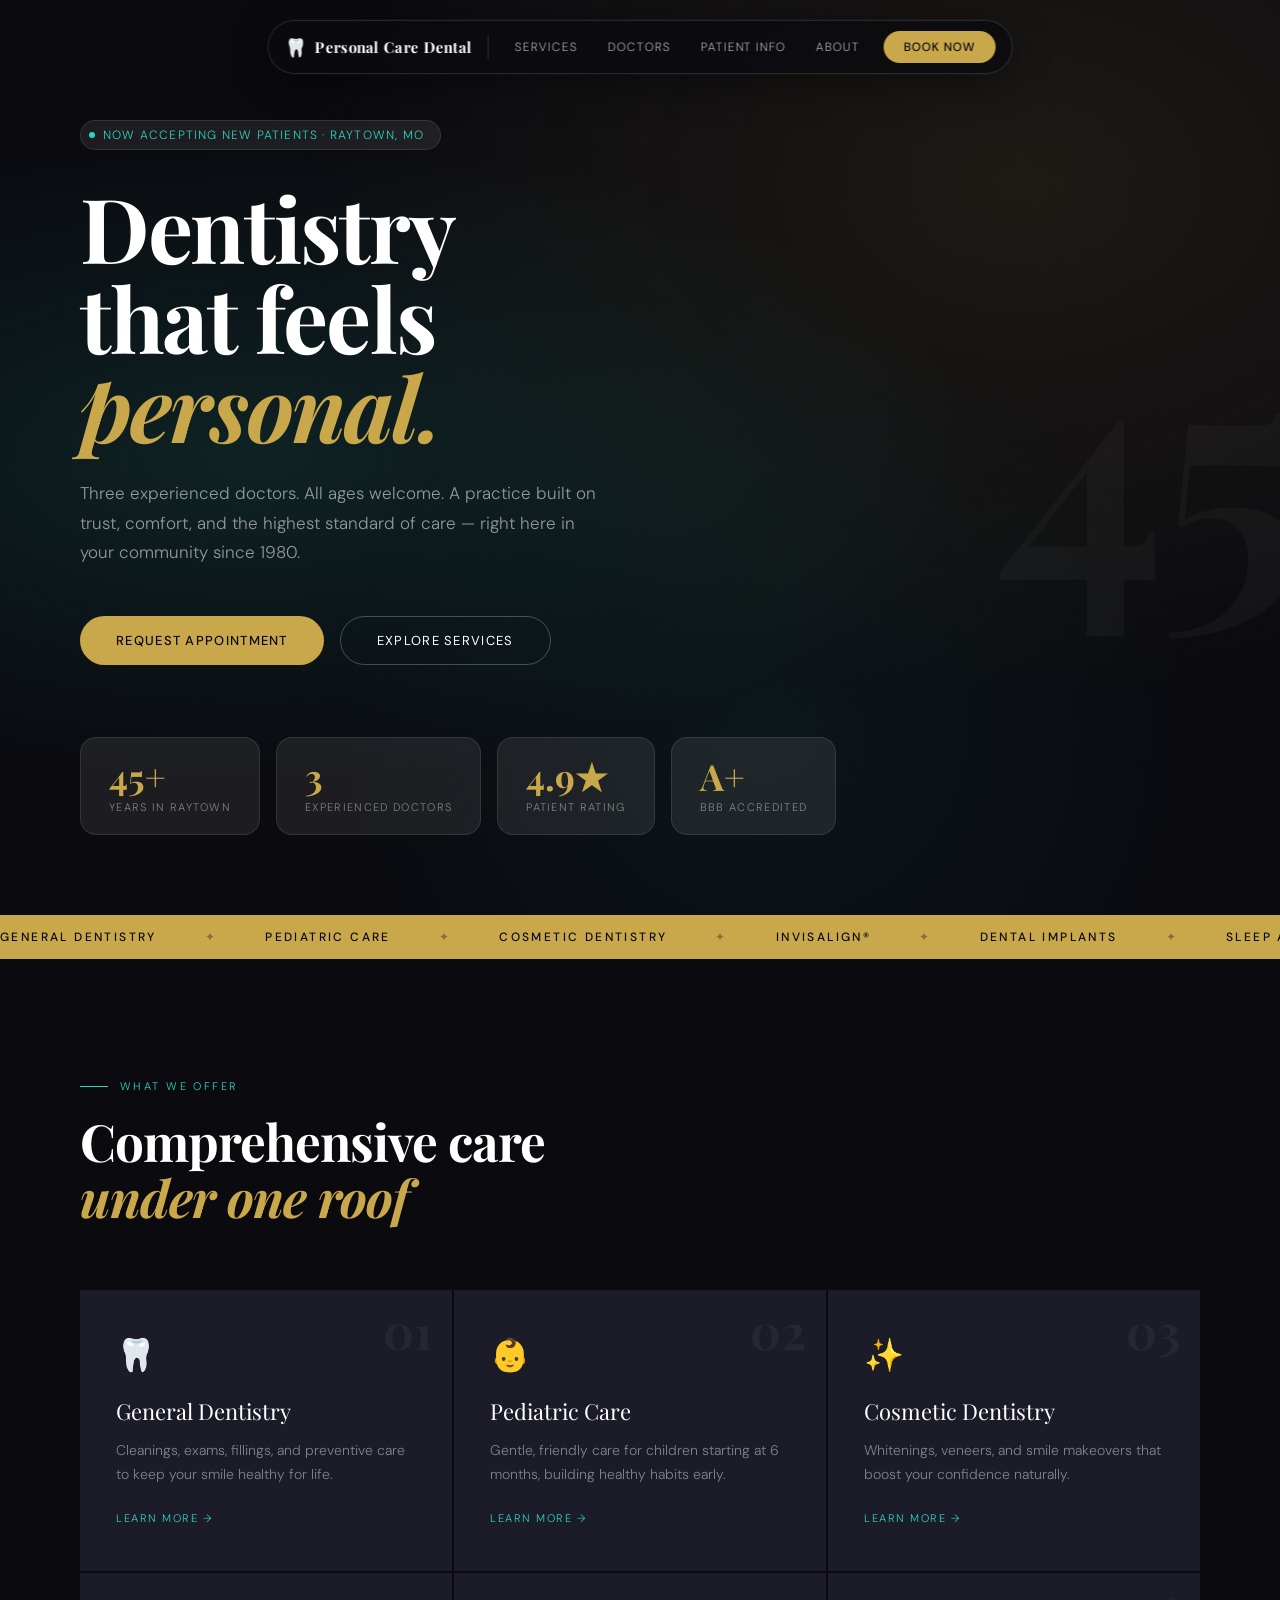
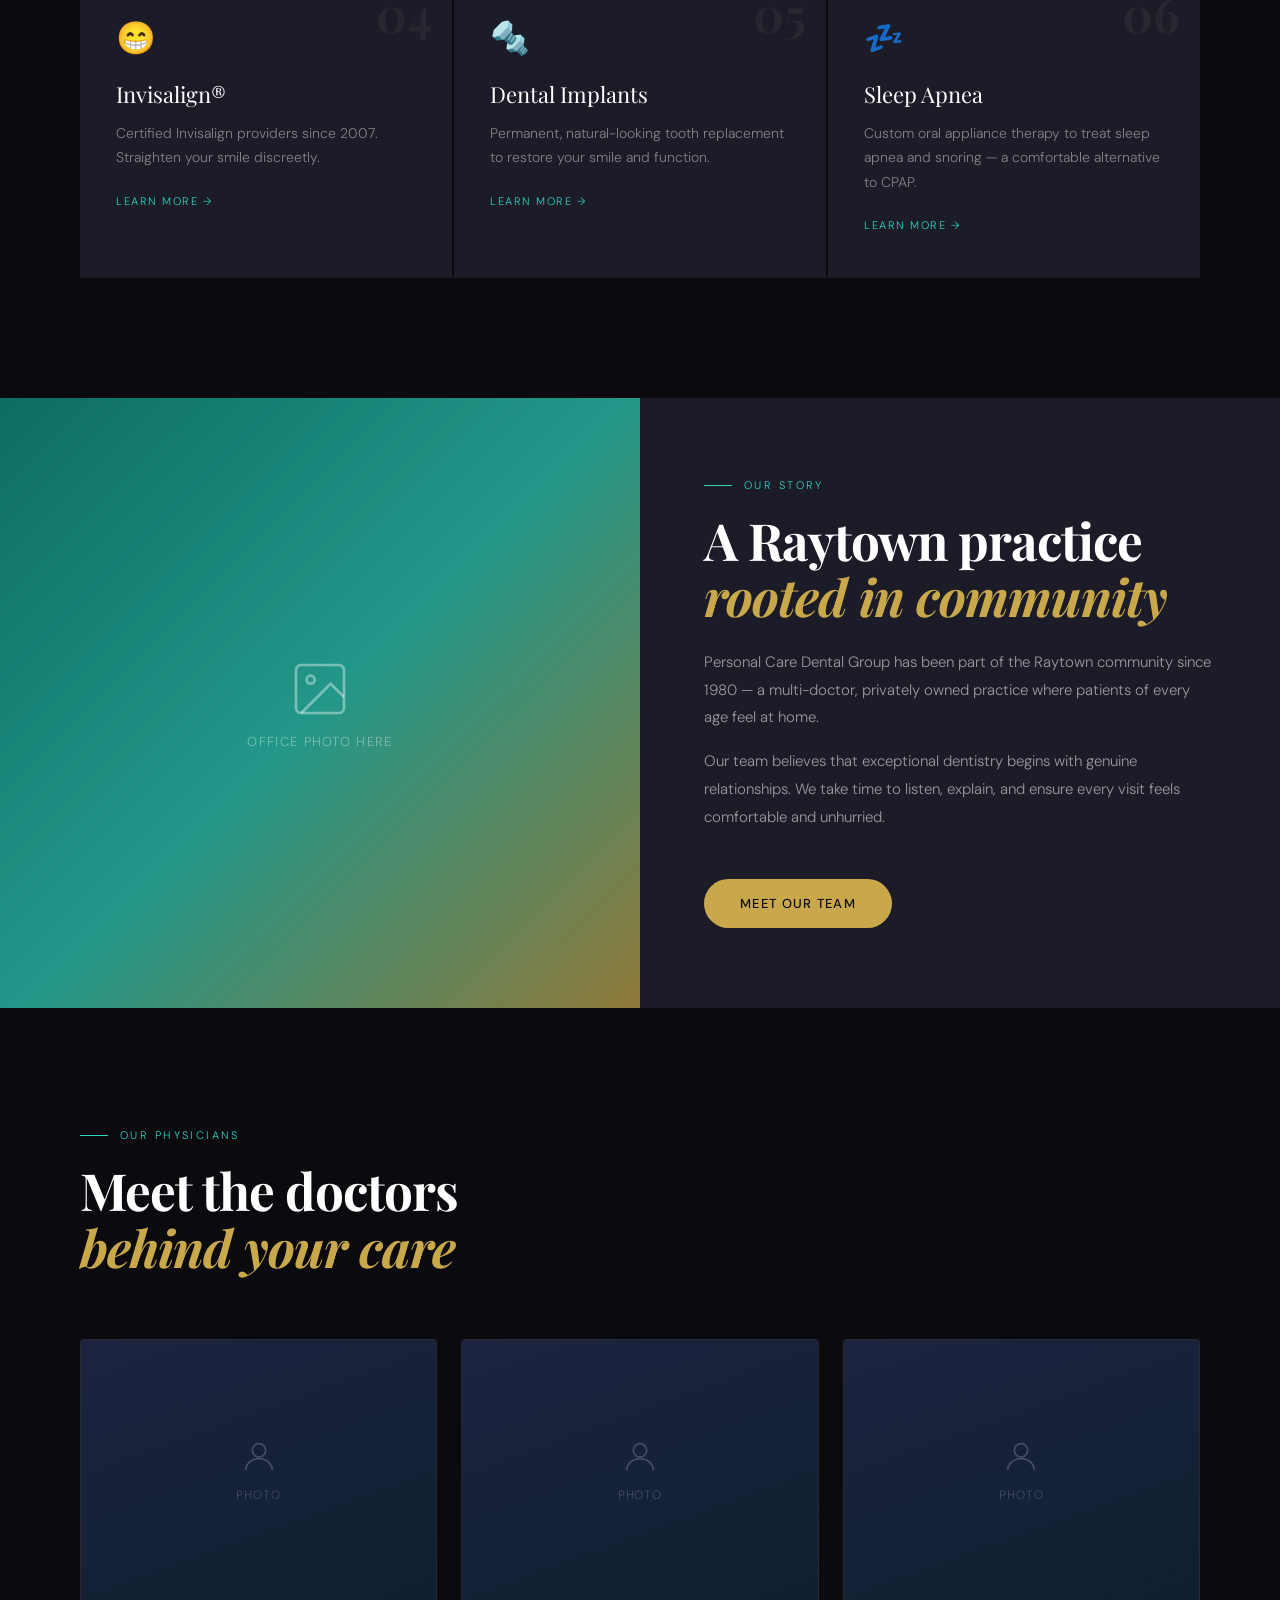
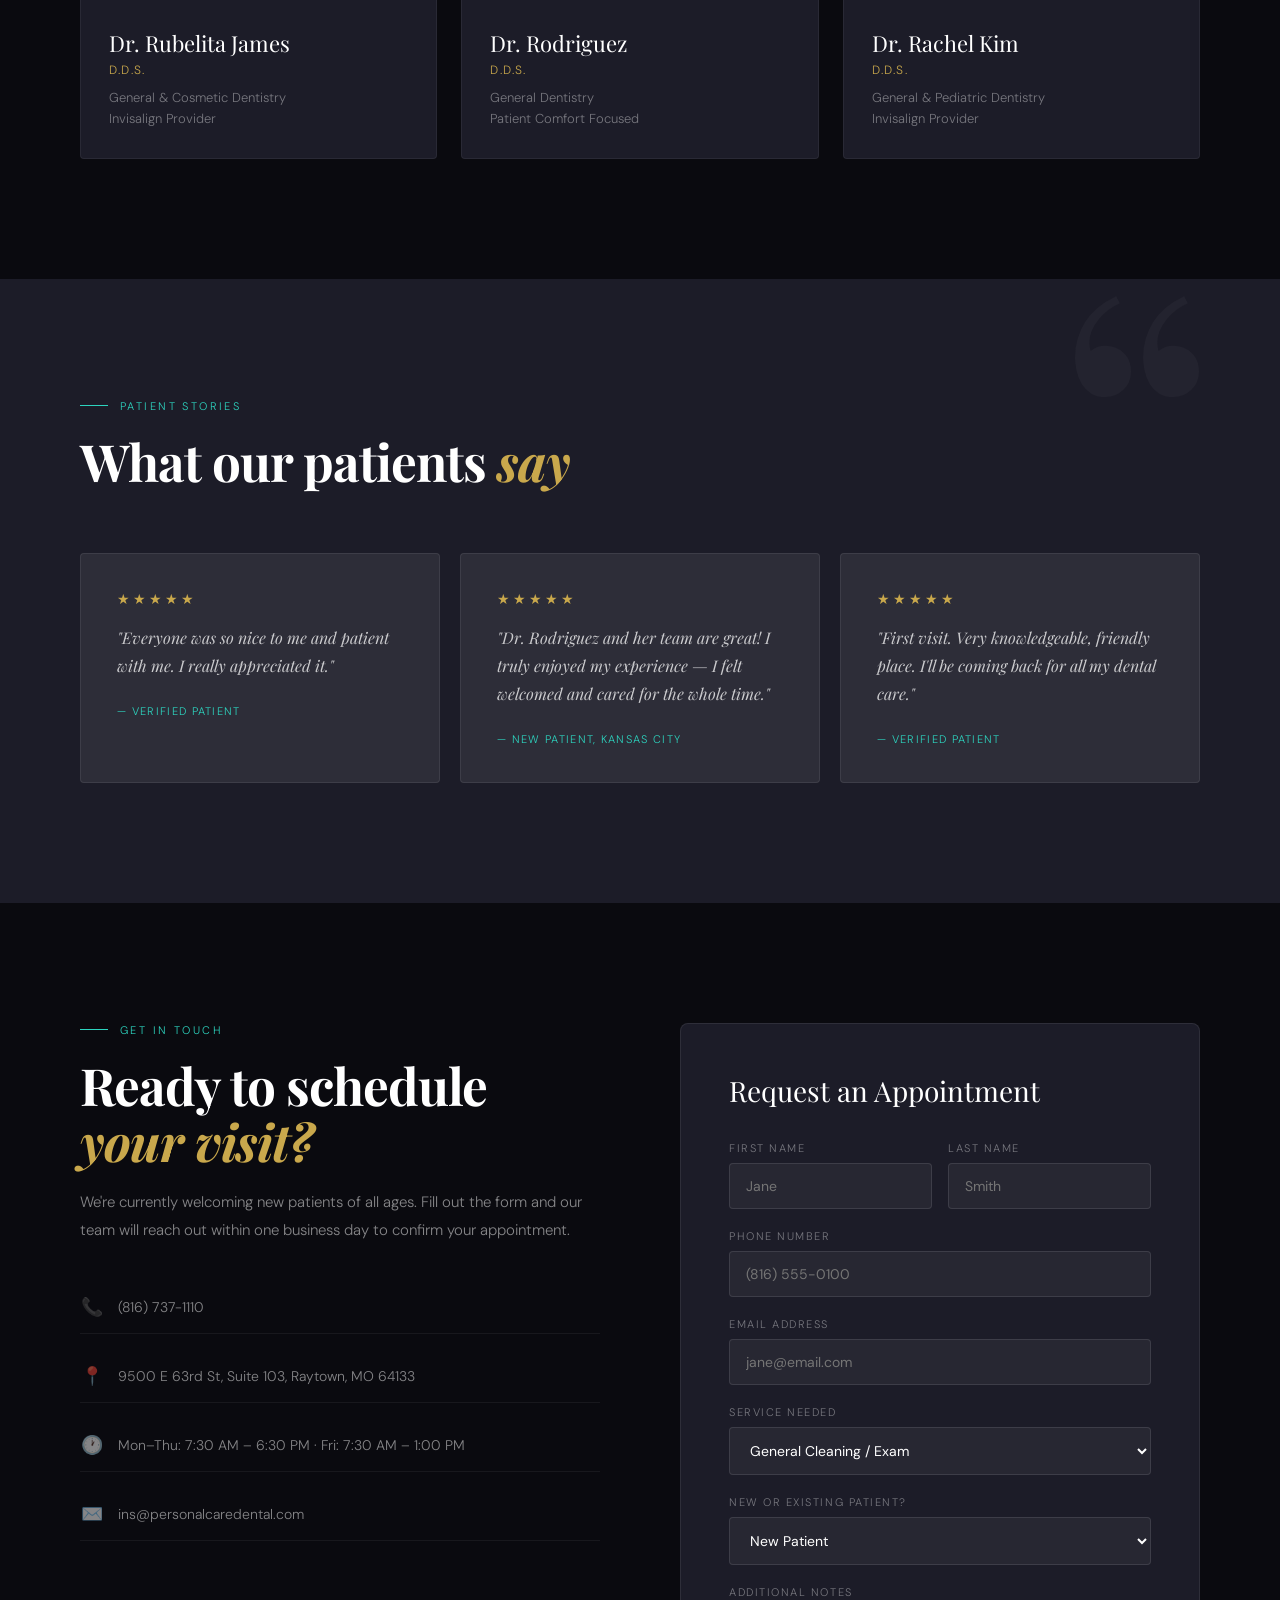
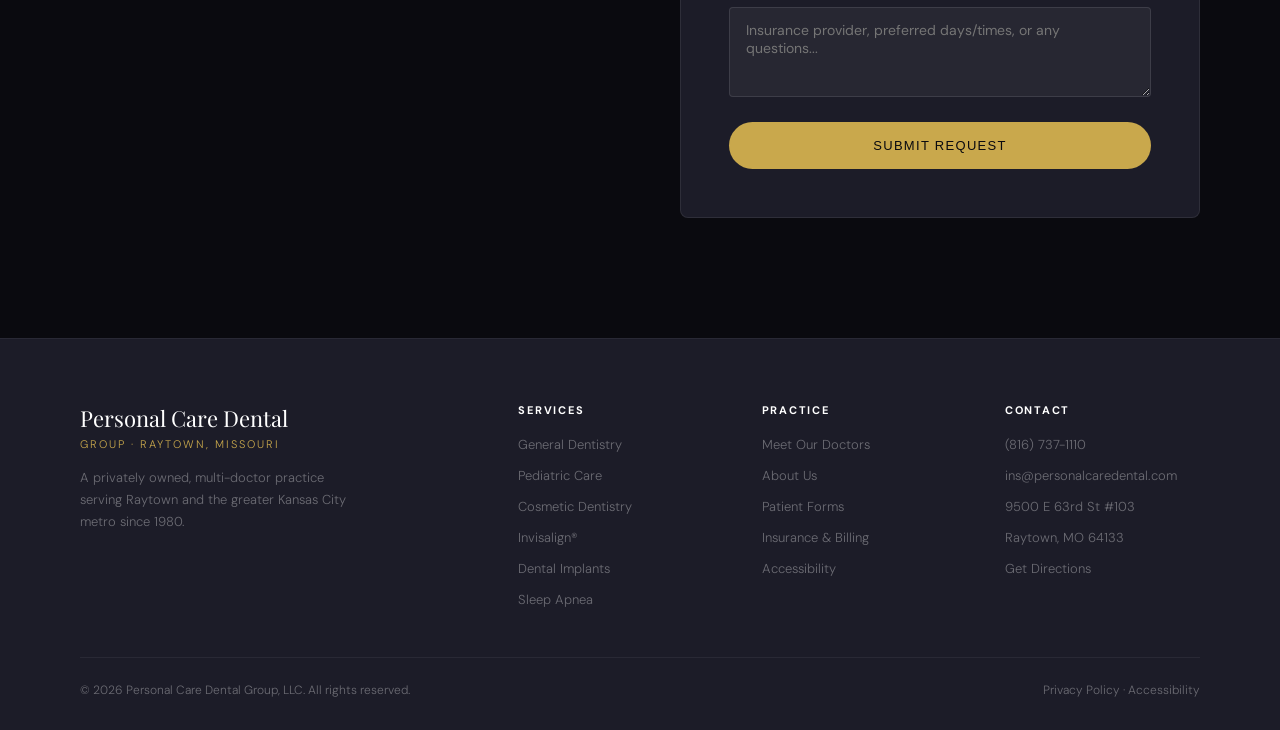
<file: modern/index.html>
<!DOCTYPE html>
<html lang="en">
<head>
  <meta charset="UTF-8"/>
  <meta name="viewport" content="width=device-width, initial-scale=1.0"/>
  <title>Personal Care Dental Group — Modern</title>
  <link rel="preconnect" href="https://fonts.googleapis.com">
  <link href="https://fonts.googleapis.com/css2?family=Playfair+Display:ital,wght@0,400;0,700;1,400;1,700&family=DM+Sans:wght@300;400;500&display=swap" rel="stylesheet">
  <style>
    *, *::before, *::after { box-sizing: border-box; margin: 0; padding: 0; }

    :root {
      --ink:     #0A0A0F;
      --ink2:    #1C1C28;
      --pearl:   #F8F6F2;
      --pearl2:  #EFECE6;
      --gold:    #C9A84C;
      --gold-lt: #E8D49A;
      --teal:    #2DD4BF;
      --teal-dk: #0F9688;
      --white:   #FFFFFF;
      --glass:   rgba(255,255,255,0.08);
      --glass2:  rgba(255,255,255,0.15);
    }

    html { scroll-behavior: smooth; }

    body {
      font-family: 'DM Sans', sans-serif;
      background: var(--ink);
      color: var(--pearl);
      font-weight: 300;
      overflow-x: hidden;
    }

    /* ── BUBBLE NAV ── */
    .bubble-nav {
      position: fixed; top: 20px; left: 50%; transform: translateX(-50%);
      z-index: 1000;
      background: rgba(10,10,15,0.75);
      backdrop-filter: blur(20px);
      border: 1px solid rgba(255,255,255,0.12);
      border-radius: 100px;
      padding: 10px 16px;
      display: flex; align-items: center; gap: 4px;
      box-shadow: 0 8px 40px rgba(0,0,0,0.4), 0 0 0 1px rgba(255,255,255,0.04);
      white-space: nowrap;
    }
    .bubble-logo {
      font-family: 'Playfair Display', serif;
      font-size: 15px; font-weight: 700;
      color: var(--white); letter-spacing: .02em;
      padding-right: 16px;
      border-right: 1px solid rgba(255,255,255,0.15);
      margin-right: 8px;
      display: flex; align-items: center; gap: 8px;
    }
    .bubble-logo .tooth-icon { font-size: 18px; }
    .bubble-links { display: flex; align-items: center; gap: 2px; }
    .bubble-links a {
      color: rgba(255,255,255,0.65);
      text-decoration: none;
      font-size: 12px; letter-spacing: .08em; text-transform: uppercase;
      padding: 7px 14px; border-radius: 100px;
      transition: all .2s;
    }
    .bubble-links a:hover {
      background: var(--glass2);
      color: var(--white);
    }
    .bubble-cta {
      background: var(--gold);
      color: var(--ink) !important;
      font-weight: 500 !important;
      margin-left: 8px;
      padding: 8px 20px !important;
      border-radius: 100px !important;
      transition: all .2s !important;
    }
    .bubble-cta:hover {
      background: var(--gold-lt) !important;
      transform: scale(1.02);
    }
    .bubble-hamburger {
      display: none; background: none; border: none;
      cursor: pointer; padding: 4px; flex-direction: column; gap: 4px;
    }
    .bubble-hamburger span {
      display: block; width: 20px; height: 1.5px;
      background: var(--white); border-radius: 2px; transition: all .3s;
    }

    /* ── MOBILE MENU ── */
    .mobile-menu {
      display: none; position: fixed; inset: 0; z-index: 900;
      background: var(--ink2);
      flex-direction: column; align-items: center; justify-content: center; gap: 36px;
    }
    .mobile-menu.open { display: flex; }
    .mobile-menu a {
      font-family: 'Playfair Display', serif;
      font-size: 32px; color: var(--white); text-decoration: none;
      transition: color .2s;
    }
    .mobile-menu a:hover { color: var(--gold); }
    .mobile-menu .mob-cta {
      font-family: 'DM Sans', sans-serif;
      font-size: 14px; letter-spacing: .1em; text-transform: uppercase;
      background: var(--gold); color: var(--ink);
      padding: 14px 36px; border-radius: 100px; margin-top: 8px;
    }
    .mob-close {
      position: absolute; top: 28px; right: 28px;
      background: none; border: none; color: var(--white);
      font-size: 28px; cursor: pointer;
    }

    /* ── HERO ── */
    .hero {
      min-height: 100vh;
      display: flex; flex-direction: column; justify-content: center;
      position: relative; overflow: hidden;
      padding: 120px 80px 80px;
    }
    /* Gradient mesh background */
    .hero::before {
      content: '';
      position: absolute; inset: 0;
      background:
        radial-gradient(ellipse at 20% 50%, rgba(45,212,191,0.12) 0%, transparent 50%),
        radial-gradient(ellipse at 80% 20%, rgba(201,168,76,0.10) 0%, transparent 50%),
        radial-gradient(ellipse at 60% 80%, rgba(45,212,191,0.06) 0%, transparent 40%);
      pointer-events: none;
    }
    /* Large decorative number */
    .hero-bg-text {
      position: absolute; right: -20px; top: 50%; transform: translateY(-50%);
      font-family: 'Playfair Display', serif;
      font-size: 320px; font-weight: 700; line-height: 1;
      color: rgba(255,255,255,0.03);
      pointer-events: none; user-select: none;
      letter-spacing: -.02em;
    }
    .hero-content { position: relative; max-width: 780px; }
    .hero-tag {
      display: inline-flex; align-items: center; gap: 8px;
      background: var(--glass); border: 1px solid rgba(255,255,255,0.1);
      border-radius: 100px; padding: 6px 16px 6px 8px;
      font-size: 12px; letter-spacing: .1em; text-transform: uppercase;
      color: var(--teal); margin-bottom: 32px;
    }
    .hero-tag-dot {
      width: 6px; height: 6px; border-radius: 50%;
      background: var(--teal);
      animation: pulse 2s infinite;
    }
    @keyframes pulse {
      0%, 100% { opacity: 1; transform: scale(1); }
      50% { opacity: .5; transform: scale(.8); }
    }
    .hero-h1 {
      font-family: 'Playfair Display', serif;
      font-size: clamp(52px, 7vw, 96px);
      font-weight: 700; line-height: 1.0;
      color: var(--white); margin-bottom: 28px;
      letter-spacing: -.02em;
    }
    .hero-h1 em {
      font-style: italic; color: var(--gold);
    }
    .hero-h1 .teal { color: var(--teal); font-style: normal; }
    .hero-sub {
      font-size: 17px; line-height: 1.75;
      color: rgba(255,255,255,0.55); max-width: 520px; margin-bottom: 48px;
    }
    .hero-actions { display: flex; gap: 16px; align-items: center; flex-wrap: wrap; }
    .btn-gold {
      background: var(--gold); color: var(--ink);
      padding: 16px 36px; border-radius: 100px;
      font-size: 13px; letter-spacing: .1em; text-transform: uppercase;
      font-weight: 500; text-decoration: none; display: inline-block;
      transition: all .25s; border: none; cursor: pointer;
    }
    .btn-gold:hover { background: var(--gold-lt); transform: translateY(-2px); box-shadow: 0 12px 32px rgba(201,168,76,0.3); }
    .btn-outline {
      background: transparent; color: var(--white);
      padding: 15px 36px; border-radius: 100px;
      font-size: 13px; letter-spacing: .1em; text-transform: uppercase;
      font-weight: 400; text-decoration: none; display: inline-block;
      border: 1px solid rgba(255,255,255,0.25);
      transition: all .25s;
    }
    .btn-outline:hover { border-color: var(--white); background: var(--glass); }

    /* Floating stats cards */
    .hero-stats {
      display: flex; gap: 16px; margin-top: 72px; flex-wrap: wrap;
    }
    .stat-pill {
      background: var(--glass);
      border: 1px solid rgba(255,255,255,0.1);
      border-radius: 16px; padding: 20px 28px;
      backdrop-filter: blur(10px);
    }
    .stat-pill .num {
      font-family: 'Playfair Display', serif;
      font-size: 36px; font-weight: 700; color: var(--gold); line-height: 1;
    }
    .stat-pill .lbl {
      font-size: 11px; letter-spacing: .12em; text-transform: uppercase;
      color: rgba(255,255,255,0.45); margin-top: 6px;
    }

    /* ── MARQUEE STRIP ── */
    .marquee-strip {
      background: var(--gold);
      padding: 14px 0; overflow: hidden;
      display: flex;
    }
    .marquee-track {
      display: flex; gap: 48px; white-space: nowrap;
      animation: marquee 20s linear infinite;
    }
    .marquee-track span {
      font-size: 12px; letter-spacing: .2em; text-transform: uppercase;
      color: var(--ink); font-weight: 500; flex-shrink: 0;
    }
    .marquee-track span.dot { color: var(--ink2); opacity: .4; }
    @keyframes marquee {
      from { transform: translateX(0); }
      to { transform: translateX(-50%); }
    }

    /* ── SERVICES ── */
    .services {
      padding: 120px 80px;
      background: var(--ink);
    }
    .section-label {
      font-size: 11px; letter-spacing: .22em; text-transform: uppercase;
      color: var(--teal); margin-bottom: 20px;
      display: flex; align-items: center; gap: 12px;
    }
    .section-label::before { content: ''; display: block; width: 28px; height: 1px; background: var(--teal); }
    .section-h2 {
      font-family: 'Playfair Display', serif;
      font-size: clamp(36px, 4vw, 58px);
      font-weight: 700; line-height: 1.1;
      color: var(--white); margin-bottom: 64px;
      letter-spacing: -.02em;
    }
    .section-h2 em { font-style: italic; color: var(--gold); }

    .services-grid {
      display: grid; grid-template-columns: repeat(3, 1fr); gap: 2px;
    }
    .svc-card {
      background: var(--ink2);
      padding: 44px 36px;
      position: relative; overflow: hidden;
      cursor: default;
      transition: background .3s;
    }
    .svc-card::after {
      content: '';
      position: absolute; bottom: 0; left: 0; right: 0; height: 2px;
      background: linear-gradient(90deg, var(--teal), var(--gold));
      transform: scaleX(0); transform-origin: left;
      transition: transform .4s;
    }
    .svc-card:hover { background: #16161F; }
    .svc-card:hover::after { transform: scaleX(1); }
    .svc-num {
      font-family: 'Playfair Display', serif;
      font-size: 48px; font-weight: 700;
      color: rgba(255,255,255,0.05);
      position: absolute; top: 16px; right: 20px;
      line-height: 1;
    }
    .svc-icon { font-size: 32px; margin-bottom: 20px; }
    .svc-name {
      font-family: 'Playfair Display', serif;
      font-size: 22px; color: var(--white); margin-bottom: 12px;
    }
    .svc-desc { font-size: 14px; line-height: 1.75; color: rgba(255,255,255,.45); }
    .svc-link {
      display: inline-block; margin-top: 24px;
      font-size: 11px; letter-spacing: .14em; text-transform: uppercase;
      color: var(--teal); text-decoration: none;
      transition: color .2s;
    }
    .svc-link:hover { color: var(--gold); }

    /* ── ABOUT ── */
    .about {
      display: grid; grid-template-columns: 1fr 1fr;
      min-height: 600px;
      background: var(--ink2);
    }
    .about-img {
      background: linear-gradient(135deg, #0F9688 0%, #2DD4BF 50%, #C9A84C 100%);
      display: flex; align-items: center; justify-content: center;
      flex-direction: column; gap: 12px;
      color: rgba(255,255,255,.4); font-size: 13px; letter-spacing: .1em; text-transform: uppercase;
      position: relative; overflow: hidden;
    }
    .about-img::before {
      content: '';
      position: absolute; inset: 0;
      background: rgba(10,10,15,.3);
    }
    .about-img svg, .about-img p { position: relative; }
    .about-content {
      padding: 80px 64px;
      display: flex; flex-direction: column; justify-content: center;
    }
    .about-content p {
      font-size: 15px; line-height: 1.85;
      color: rgba(255,255,255,.55); margin-bottom: 16px;
    }

    /* ── DOCTORS ── */
    .doctors { padding: 120px 80px; background: var(--ink); }
    .doctors-grid {
      display: grid; grid-template-columns: repeat(3, 1fr); gap: 24px; margin-top: 64px;
    }
    .doc-card {
      background: var(--ink2);
      border: 1px solid rgba(255,255,255,0.06);
      border-radius: 4px; overflow: hidden;
      transition: transform .3s, border-color .3s;
    }
    .doc-card:hover { transform: translateY(-6px); border-color: rgba(201,168,76,0.3); }
    .doc-photo {
      height: 260px;
      background: linear-gradient(160deg, #1C2340 0%, #0F2030 100%);
      display: flex; align-items: center; justify-content: center;
      flex-direction: column; gap: 10px;
      color: rgba(255,255,255,.2); font-size: 12px; letter-spacing: .08em; text-transform: uppercase;
    }
    .doc-info { padding: 28px; }
    .doc-name {
      font-family: 'Playfair Display', serif;
      font-size: 22px; color: var(--white); margin-bottom: 4px;
    }
    .doc-title { font-size: 12px; color: var(--gold); letter-spacing: .1em; text-transform: uppercase; }
    .doc-spec { font-size: 13px; color: rgba(255,255,255,.4); margin-top: 10px; line-height: 1.6; }

    /* ── TESTIMONIALS ── */
    .testimonials {
      padding: 120px 80px;
      background: var(--ink2);
      position: relative; overflow: hidden;
    }
    .testimonials::before {
      content: '\201C';
      position: absolute; top: -60px; right: 60px;
      font-family: 'Playfair Display', serif;
      font-size: 400px; color: rgba(255,255,255,.03);
      line-height: 1; pointer-events: none;
    }
    .testi-grid { display: grid; grid-template-columns: repeat(3, 1fr); gap: 20px; margin-top: 64px; }
    .testi-card {
      background: var(--glass);
      border: 1px solid rgba(255,255,255,.08);
      border-radius: 4px; padding: 36px;
      transition: border-color .3s;
    }
    .testi-card:hover { border-color: rgba(201,168,76,.3); }
    .testi-stars { color: var(--gold); font-size: 14px; letter-spacing: 3px; margin-bottom: 16px; }
    .testi-text {
      font-family: 'Playfair Display', serif;
      font-size: 16px; line-height: 1.75;
      color: rgba(255,255,255,.75); font-style: italic; margin-bottom: 24px;
    }
    .testi-author { font-size: 11px; letter-spacing: .12em; text-transform: uppercase; color: var(--teal); }

    /* ── APPOINTMENT ── */
    .appt {
      padding: 120px 80px;
      background: var(--ink);
      display: grid; grid-template-columns: 1fr 1fr; gap: 80px; align-items: start;
    }
    .appt-content p { font-size: 15px; line-height: 1.85; color: rgba(255,255,255,.5); margin-bottom: 36px; }
    .contact-info { display: flex; flex-direction: column; gap: 16px; }
    .contact-row {
      display: flex; align-items: center; gap: 14px;
      font-size: 14px; color: rgba(255,255,255,.5);
      padding: 14px 0; border-bottom: 1px solid rgba(255,255,255,.06);
    }
    .contact-row .icon { font-size: 18px; width: 24px; text-align: center; }

    .appt-form {
      background: var(--ink2);
      border: 1px solid rgba(255,255,255,.08);
      border-radius: 8px; padding: 48px;
    }
    .form-title {
      font-family: 'Playfair Display', serif;
      font-size: 28px; color: var(--white); margin-bottom: 32px;
    }
    .form-row { margin-bottom: 20px; }
    .form-row label {
      display: block; font-size: 11px; letter-spacing: .14em;
      text-transform: uppercase; color: rgba(255,255,255,.4); margin-bottom: 8px;
    }
    .form-row input, .form-row select, .form-row textarea {
      width: 100%; padding: 13px 16px;
      background: rgba(255,255,255,.05);
      border: 1px solid rgba(255,255,255,.1);
      border-radius: 4px; color: var(--white);
      font-family: 'DM Sans', sans-serif; font-size: 14px;
      outline: none; transition: border-color .2s;
    }
    .form-row input:focus, .form-row select:focus, .form-row textarea:focus {
      border-color: var(--teal);
    }
    .form-row select option { background: var(--ink2); }
    .form-row textarea { height: 90px; resize: vertical; }
    .form-2col { display: grid; grid-template-columns: 1fr 1fr; gap: 16px; }

    /* ── FOOTER ── */
    footer {
      background: var(--ink2);
      border-top: 1px solid rgba(255,255,255,.06);
      padding: 64px 80px 32px;
      color: rgba(255,255,255,.35);
    }
    .footer-grid { display: grid; grid-template-columns: 2fr 1fr 1fr 1fr; gap: 48px; margin-bottom: 48px; }
    .footer-logo {
      font-family: 'Playfair Display', serif;
      font-size: 22px; color: var(--white); margin-bottom: 16px;
    }
    .footer-logo span { display: block; font-size: 11px; font-family: 'DM Sans', sans-serif; color: var(--gold); letter-spacing: .18em; text-transform: uppercase; margin-top: 4px; }
    footer p { font-size: 13px; line-height: 1.7; max-width: 280px; }
    .footer-col h4 { font-size: 11px; letter-spacing: .16em; text-transform: uppercase; color: var(--white); margin-bottom: 16px; }
    .footer-col ul { list-style: none; display: flex; flex-direction: column; gap: 10px; }
    .footer-col ul li a { color: rgba(255,255,255,.35); text-decoration: none; font-size: 13px; transition: color .2s; }
    .footer-col ul li a:hover { color: var(--gold); }
    .footer-bottom {
      border-top: 1px solid rgba(255,255,255,.06); padding-top: 24px;
      display: flex; justify-content: space-between;
      font-size: 12px;
    }
    .footer-bottom a { color: rgba(255,255,255,.35); text-decoration: none; }

    /* ── STICKY MOBILE BAR ── */
    .mobile-bar {
      display: none; position: fixed; bottom: 0; left: 0; right: 0; z-index: 99;
      background: var(--ink2); border-top: 1px solid rgba(255,255,255,.1);
    }
    .mobile-bar-inner { display: flex; }
    .mobile-bar a {
      display: flex; align-items: center; justify-content: center; gap: 8px;
      color: var(--white); text-decoration: none;
      font-size: 13px; letter-spacing: .06em; font-weight: 500;
      padding: 16px; width: 50%;
    }
    .mobile-bar a.gold-bar { background: var(--gold); color: var(--ink); }

    /* ── ANIMATIONS ── */
    @keyframes fadeUp {
      from { opacity: 0; transform: translateY(30px); }
      to   { opacity: 1; transform: translateY(0); }
    }
    .hero-tag    { animation: fadeUp .6s ease both; }
    .hero-h1     { animation: fadeUp .6s .1s ease both; }
    .hero-sub    { animation: fadeUp .6s .2s ease both; }
    .hero-actions{ animation: fadeUp .6s .3s ease both; }
    .hero-stats  { animation: fadeUp .6s .4s ease both; }

    /* ── RESPONSIVE ── */
    @media (max-width: 900px) {
      .bubble-links, .bubble-cta { display: none; }
      .bubble-hamburger { display: flex; }
      .bubble-nav { padding: 10px 16px; }

      .hero { padding: 100px 24px 60px; }
      .hero-bg-text { display: none; }
      .hero-h1 { font-size: 42px; }
      .hero-stats { gap: 12px; }
      .stat-pill { padding: 16px 20px; }

      .services, .doctors, .testimonials { padding: 72px 24px; }
      .services-grid, .testi-grid { grid-template-columns: 1fr 1fr; gap: 2px; }
      .doctors-grid { grid-template-columns: 1fr 1fr; gap: 16px; }

      .about { grid-template-columns: 1fr; }
      .about-img { height: 260px; }
      .about-content { padding: 48px 24px; }

      .appt { grid-template-columns: 1fr; padding: 72px 24px 120px; gap: 48px; }
      .form-2col { grid-template-columns: 1fr; gap: 0; }
      .appt-form { padding: 28px 20px; }

      footer { padding: 48px 24px 100px; }
      .footer-grid { grid-template-columns: 1fr 1fr; gap: 32px; }
      .footer-bottom { flex-direction: column; gap: 8px; }

      .mobile-bar { display: block; }
    }

    @media (max-width: 480px) {
      .hero-h1 { font-size: 34px; }
      .services-grid, .testi-grid { grid-template-columns: 1fr; }
      .doctors-grid { grid-template-columns: 1fr; }
      .footer-grid { grid-template-columns: 1fr; }
      .section-h2 { font-size: 32px; }
    }
  </style>
</head>
<body>

<!-- MOBILE MENU -->
<div class="mobile-menu" id="mobileMenu">
  <button class="mob-close" onclick="toggleMenu()">✕</button>
  <a href="#services" onclick="toggleMenu()">Services</a>
  <a href="#doctors" onclick="toggleMenu()">Our Doctors</a>
  <a href="#" onclick="toggleMenu()">Patient Info</a>
  <a href="#" onclick="toggleMenu()">About</a>
  <a href="#appointment" onclick="toggleMenu()">Contact</a>
  <a href="#appointment" class="mob-cta" onclick="toggleMenu()">Book Appointment</a>
</div>

<!-- BUBBLE NAV -->
<nav class="bubble-nav">
  <div class="bubble-logo">
    <span class="tooth-icon">🦷</span>
    Personal Care Dental
  </div>
  <div class="bubble-links">
    <a href="#services">Services</a>
    <a href="#doctors">Doctors</a>
    <a href="#">Patient Info</a>
    <a href="#">About</a>
    <a href="#appointment" class="bubble-cta">Book Now</a>
  </div>
  <button class="bubble-hamburger" id="hamburger" onclick="toggleMenu()">
    <span></span><span></span><span></span>
  </button>
</nav>

<!-- HERO -->
<section class="hero">
  <div class="hero-bg-text">45</div>
  <div class="hero-content">
    <div class="hero-tag">
      <span class="hero-tag-dot"></span>
      Now Accepting New Patients · Raytown, MO
    </div>
    <h1 class="hero-h1">
      Dentistry<br>that feels<br><em>personal.</em>
    </h1>
    <p class="hero-sub">Three experienced doctors. All ages welcome. A practice built on trust, comfort, and the highest standard of care — right here in your community since 1980.</p>
    <div class="hero-actions">
      <a href="#appointment" class="btn-gold">Request Appointment</a>
      <a href="#services" class="btn-outline">Explore Services</a>
    </div>
    <div class="hero-stats">
      <div class="stat-pill">
        <div class="num">45+</div>
        <div class="lbl">Years in Raytown</div>
      </div>
      <div class="stat-pill">
        <div class="num">3</div>
        <div class="lbl">Experienced Doctors</div>
      </div>
      <div class="stat-pill">
        <div class="num">4.9★</div>
        <div class="lbl">Patient Rating</div>
      </div>
      <div class="stat-pill">
        <div class="num">A+</div>
        <div class="lbl">BBB Accredited</div>
      </div>
    </div>
  </div>
</section>

<!-- MARQUEE -->
<div class="marquee-strip">
  <div class="marquee-track">
    <span>General Dentistry</span><span class="dot">✦</span>
    <span>Pediatric Care</span><span class="dot">✦</span>
    <span>Cosmetic Dentistry</span><span class="dot">✦</span>
    <span>Invisalign®</span><span class="dot">✦</span>
    <span>Dental Implants</span><span class="dot">✦</span>
    <span>Sleep Apnea</span><span class="dot">✦</span>
    <span>All Ages Welcome</span><span class="dot">✦</span>
    <span>Nitrous Oxide Available</span><span class="dot">✦</span>
    <span>General Dentistry</span><span class="dot">✦</span>
    <span>Pediatric Care</span><span class="dot">✦</span>
    <span>Cosmetic Dentistry</span><span class="dot">✦</span>
    <span>Invisalign®</span><span class="dot">✦</span>
    <span>Dental Implants</span><span class="dot">✦</span>
    <span>Sleep Apnea</span><span class="dot">✦</span>
    <span>All Ages Welcome</span><span class="dot">✦</span>
    <span>Nitrous Oxide Available</span><span class="dot">✦</span>
  </div>
</div>

<!-- SERVICES -->
<section class="services" id="services">
  <div class="section-label">What We Offer</div>
  <h2 class="section-h2">Comprehensive care<br><em>under one roof</em></h2>
  <div class="services-grid">
    <div class="svc-card">
      <div class="svc-num">01</div>
      <div class="svc-icon">🦷</div>
      <div class="svc-name">General Dentistry</div>
      <p class="svc-desc">Cleanings, exams, fillings, and preventive care to keep your smile healthy for life.</p>
      <a href="#" class="svc-link">Learn More →</a>
    </div>
    <div class="svc-card">
      <div class="svc-num">02</div>
      <div class="svc-icon">👶</div>
      <div class="svc-name">Pediatric Care</div>
      <p class="svc-desc">Gentle, friendly care for children starting at 6 months, building healthy habits early.</p>
      <a href="#" class="svc-link">Learn More →</a>
    </div>
    <div class="svc-card">
      <div class="svc-num">03</div>
      <div class="svc-icon">✨</div>
      <div class="svc-name">Cosmetic Dentistry</div>
      <p class="svc-desc">Whitenings, veneers, and smile makeovers that boost your confidence naturally.</p>
      <a href="#" class="svc-link">Learn More →</a>
    </div>
    <div class="svc-card">
      <div class="svc-num">04</div>
      <div class="svc-icon">😁</div>
      <div class="svc-name">Invisalign®</div>
      <p class="svc-desc">Certified Invisalign providers since 2007. Straighten your smile discreetly.</p>
      <a href="#" class="svc-link">Learn More →</a>
    </div>
    <div class="svc-card">
      <div class="svc-num">05</div>
      <div class="svc-icon">🔩</div>
      <div class="svc-name">Dental Implants</div>
      <p class="svc-desc">Permanent, natural-looking tooth replacement to restore your smile and function.</p>
      <a href="#" class="svc-link">Learn More →</a>
    </div>
    <div class="svc-card">
      <div class="svc-num">06</div>
      <div class="svc-icon">💤</div>
      <div class="svc-name">Sleep Apnea</div>
      <p class="svc-desc">Custom oral appliance therapy to treat sleep apnea and snoring — a comfortable alternative to CPAP.</p>
      <a href="#" class="svc-link">Learn More →</a>
    </div>
  </div>
</section>

<!-- ABOUT -->
<section class="about">
  <div class="about-img">
    <svg width="64" height="64" viewBox="0 0 24 24" fill="none" stroke="currentColor" stroke-width="1">
      <rect x="3" y="3" width="18" height="18" rx="2"/><circle cx="8.5" cy="8.5" r="1.5"/><polyline points="21 15 16 10 5 21"/>
    </svg>
    <p>Office Photo Here</p>
  </div>
  <div class="about-content">
    <div class="section-label">Our Story</div>
    <h2 class="section-h2" style="margin-bottom:24px;">A Raytown practice<br><em>rooted in community</em></h2>
    <p>Personal Care Dental Group has been part of the Raytown community since 1980 — a multi-doctor, privately owned practice where patients of every age feel at home.</p>
    <p>Our team believes that exceptional dentistry begins with genuine relationships. We take time to listen, explain, and ensure every visit feels comfortable and unhurried.</p>
    <a href="#" class="btn-gold" style="margin-top:32px;align-self:flex-start;">Meet Our Team</a>
  </div>
</section>

<!-- DOCTORS -->
<section class="doctors" id="doctors">
  <div class="section-label">Our Physicians</div>
  <h2 class="section-h2">Meet the doctors<br><em>behind your care</em></h2>
  <div class="doctors-grid">
    <div class="doc-card">
      <div class="doc-photo">
        <svg width="40" height="40" viewBox="0 0 24 24" fill="none" stroke="currentColor" stroke-width="1"><circle cx="12" cy="8" r="4"/><path d="M4 20c0-4 3.6-7 8-7s8 3 8 7"/></svg>
        <span>Photo</span>
      </div>
      <div class="doc-info">
        <div class="doc-name">Dr. Rubelita James</div>
        <div class="doc-title">D.D.S.</div>
        <div class="doc-spec">General & Cosmetic Dentistry<br>Invisalign Provider</div>
      </div>
    </div>
    <div class="doc-card">
      <div class="doc-photo">
        <svg width="40" height="40" viewBox="0 0 24 24" fill="none" stroke="currentColor" stroke-width="1"><circle cx="12" cy="8" r="4"/><path d="M4 20c0-4 3.6-7 8-7s8 3 8 7"/></svg>
        <span>Photo</span>
      </div>
      <div class="doc-info">
        <div class="doc-name">Dr. Rodriguez</div>
        <div class="doc-title">D.D.S.</div>
        <div class="doc-spec">General Dentistry<br>Patient Comfort Focused</div>
      </div>
    </div>
    <div class="doc-card">
      <div class="doc-photo">
        <svg width="40" height="40" viewBox="0 0 24 24" fill="none" stroke="currentColor" stroke-width="1"><circle cx="12" cy="8" r="4"/><path d="M4 20c0-4 3.6-7 8-7s8 3 8 7"/></svg>
        <span>Photo</span>
      </div>
      <div class="doc-info">
        <div class="doc-name">Dr. Rachel Kim</div>
        <div class="doc-title">D.D.S.</div>
        <div class="doc-spec">General & Pediatric Dentistry<br>Invisalign Provider</div>
      </div>
    </div>
  </div>
</section>

<!-- TESTIMONIALS -->
<section class="testimonials">
  <div class="section-label">Patient Stories</div>
  <h2 class="section-h2">What our patients <em>say</em></h2>
  <div class="testi-grid">
    <div class="testi-card">
      <div class="testi-stars">★★★★★</div>
      <p class="testi-text">"Everyone was so nice to me and patient with me. I really appreciated it."</p>
      <div class="testi-author">— Verified Patient</div>
    </div>
    <div class="testi-card">
      <div class="testi-stars">★★★★★</div>
      <p class="testi-text">"Dr. Rodriguez and her team are great! I truly enjoyed my experience — I felt welcomed and cared for the whole time."</p>
      <div class="testi-author">— New Patient, Kansas City</div>
    </div>
    <div class="testi-card">
      <div class="testi-stars">★★★★★</div>
      <p class="testi-text">"First visit. Very knowledgeable, friendly place. I'll be coming back for all my dental care."</p>
      <div class="testi-author">— Verified Patient</div>
    </div>
  </div>
</section>

<!-- APPOINTMENT -->
<section class="appt" id="appointment">
  <div class="appt-content">
    <div class="section-label">Get In Touch</div>
    <h2 class="section-h2" style="margin-bottom:20px;">Ready to schedule<br><em>your visit?</em></h2>
    <p>We're currently welcoming new patients of all ages. Fill out the form and our team will reach out within one business day to confirm your appointment.</p>
    <div class="contact-info">
      <div class="contact-row"><span class="icon">📞</span>(816) 737-1110</div>
      <div class="contact-row"><span class="icon">📍</span>9500 E 63rd St, Suite 103, Raytown, MO 64133</div>
      <div class="contact-row"><span class="icon">🕐</span>Mon–Thu: 7:30 AM – 6:30 PM · Fri: 7:30 AM – 1:00 PM</div>
      <div class="contact-row"><span class="icon">✉️</span>ins@personalcaredental.com</div>
    </div>
  </div>
  <div class="appt-form">
    <div class="form-title">Request an Appointment</div>
    <div class="form-2col">
      <div class="form-row"><label>First Name</label><input type="text" placeholder="Jane"></div>
      <div class="form-row"><label>Last Name</label><input type="text" placeholder="Smith"></div>
    </div>
    <div class="form-row"><label>Phone Number</label><input type="tel" placeholder="(816) 555-0100"></div>
    <div class="form-row"><label>Email Address</label><input type="email" placeholder="jane@email.com"></div>
    <div class="form-row">
      <label>Service Needed</label>
      <select>
        <option>General Cleaning / Exam</option>
        <option>Cosmetic Consultation</option>
        <option>Invisalign Consultation</option>
        <option>Dental Implants</option>
        <option>Pediatric Visit</option>
        <option>Sleep Apnea</option>
        <option>Emergency</option>
        <option>Other</option>
      </select>
    </div>
    <div class="form-row">
      <label>New or Existing Patient?</label>
      <select>
        <option>New Patient</option>
        <option>Existing Patient</option>
      </select>
    </div>
    <div class="form-row"><label>Additional Notes</label><textarea placeholder="Insurance provider, preferred days/times, or any questions..."></textarea></div>
    <button class="btn-gold" style="width:100%;padding:16px;font-size:13px;border-radius:100px;">Submit Request</button>
  </div>
</section>

<!-- FOOTER -->
<footer>
  <div class="footer-grid">
    <div>
      <div class="footer-logo">Personal Care Dental<span>Group · Raytown, Missouri</span></div>
      <p>A privately owned, multi-doctor practice serving Raytown and the greater Kansas City metro since 1980.</p>
    </div>
    <div class="footer-col">
      <h4>Services</h4>
      <ul>
        <li><a href="#">General Dentistry</a></li>
        <li><a href="#">Pediatric Care</a></li>
        <li><a href="#">Cosmetic Dentistry</a></li>
        <li><a href="#">Invisalign®</a></li>
        <li><a href="#">Dental Implants</a></li>
        <li><a href="#">Sleep Apnea</a></li>
      </ul>
    </div>
    <div class="footer-col">
      <h4>Practice</h4>
      <ul>
        <li><a href="#">Meet Our Doctors</a></li>
        <li><a href="#">About Us</a></li>
        <li><a href="#">Patient Forms</a></li>
        <li><a href="#">Insurance & Billing</a></li>
        <li><a href="#">Accessibility</a></li>
      </ul>
    </div>
    <div class="footer-col">
      <h4>Contact</h4>
      <ul>
        <li><a href="#">(816) 737-1110</a></li>
        <li><a href="#">ins@personalcaredental.com</a></li>
        <li><a href="#">9500 E 63rd St #103</a></li>
        <li><a href="#">Raytown, MO 64133</a></li>
        <li><a href="#">Get Directions</a></li>
      </ul>
    </div>
  </div>
  <div class="footer-bottom">
    <span>© 2026 Personal Care Dental Group, LLC. All rights reserved.</span>
    <span><a href="#">Privacy Policy</a> · <a href="#">Accessibility</a></span>
  </div>
</footer>

<!-- STICKY MOBILE BAR -->
<div class="mobile-bar">
  <div class="mobile-bar-inner">
    <a href="tel:8167371110">📞 Call Us</a>
    <a href="#appointment" class="gold-bar">📅 Book Now</a>
  </div>
</div>

<script>
  function toggleMenu() {
    const menu = document.getElementById('mobileMenu');
    const btn = document.getElementById('hamburger');
    menu.classList.toggle('open');
    btn.classList.toggle('open');
    document.body.style.overflow = menu.classList.contains('open') ? 'hidden' : '';
  }
</script>

</body>
</html>
</file>
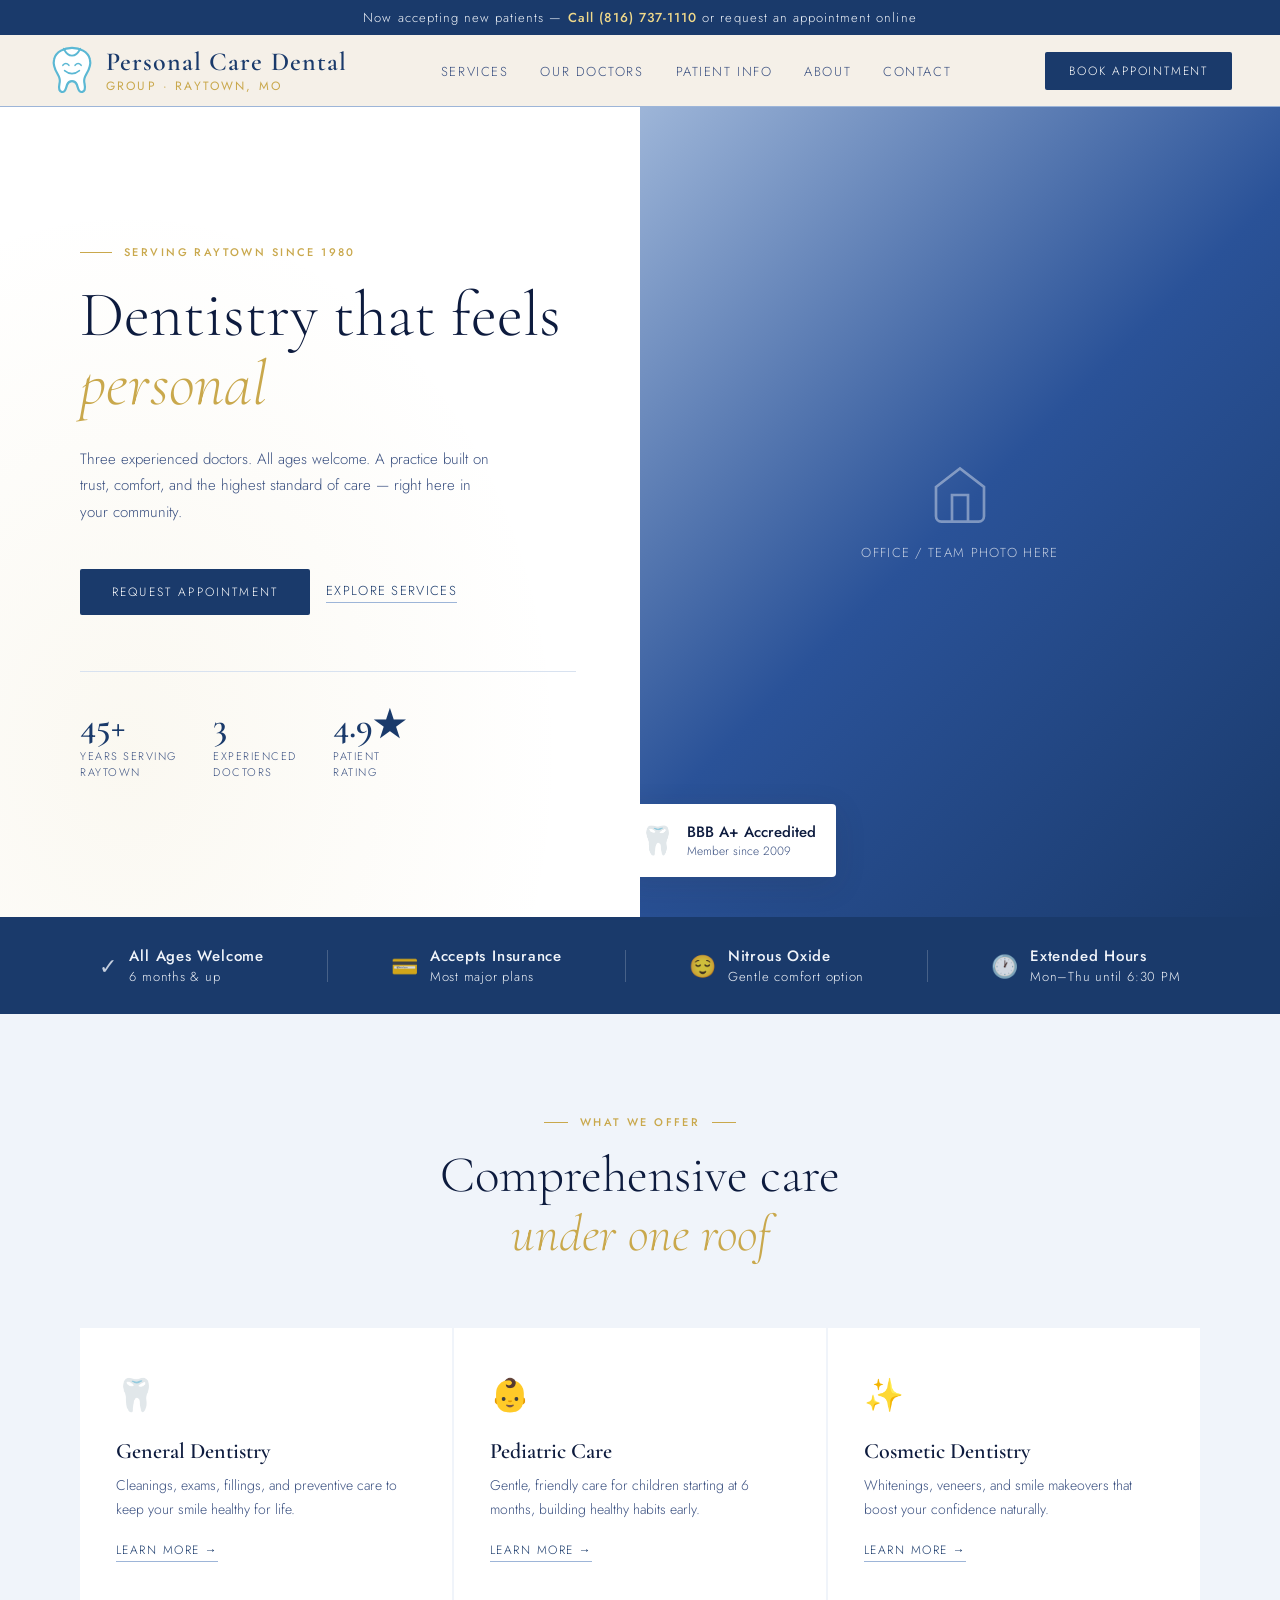
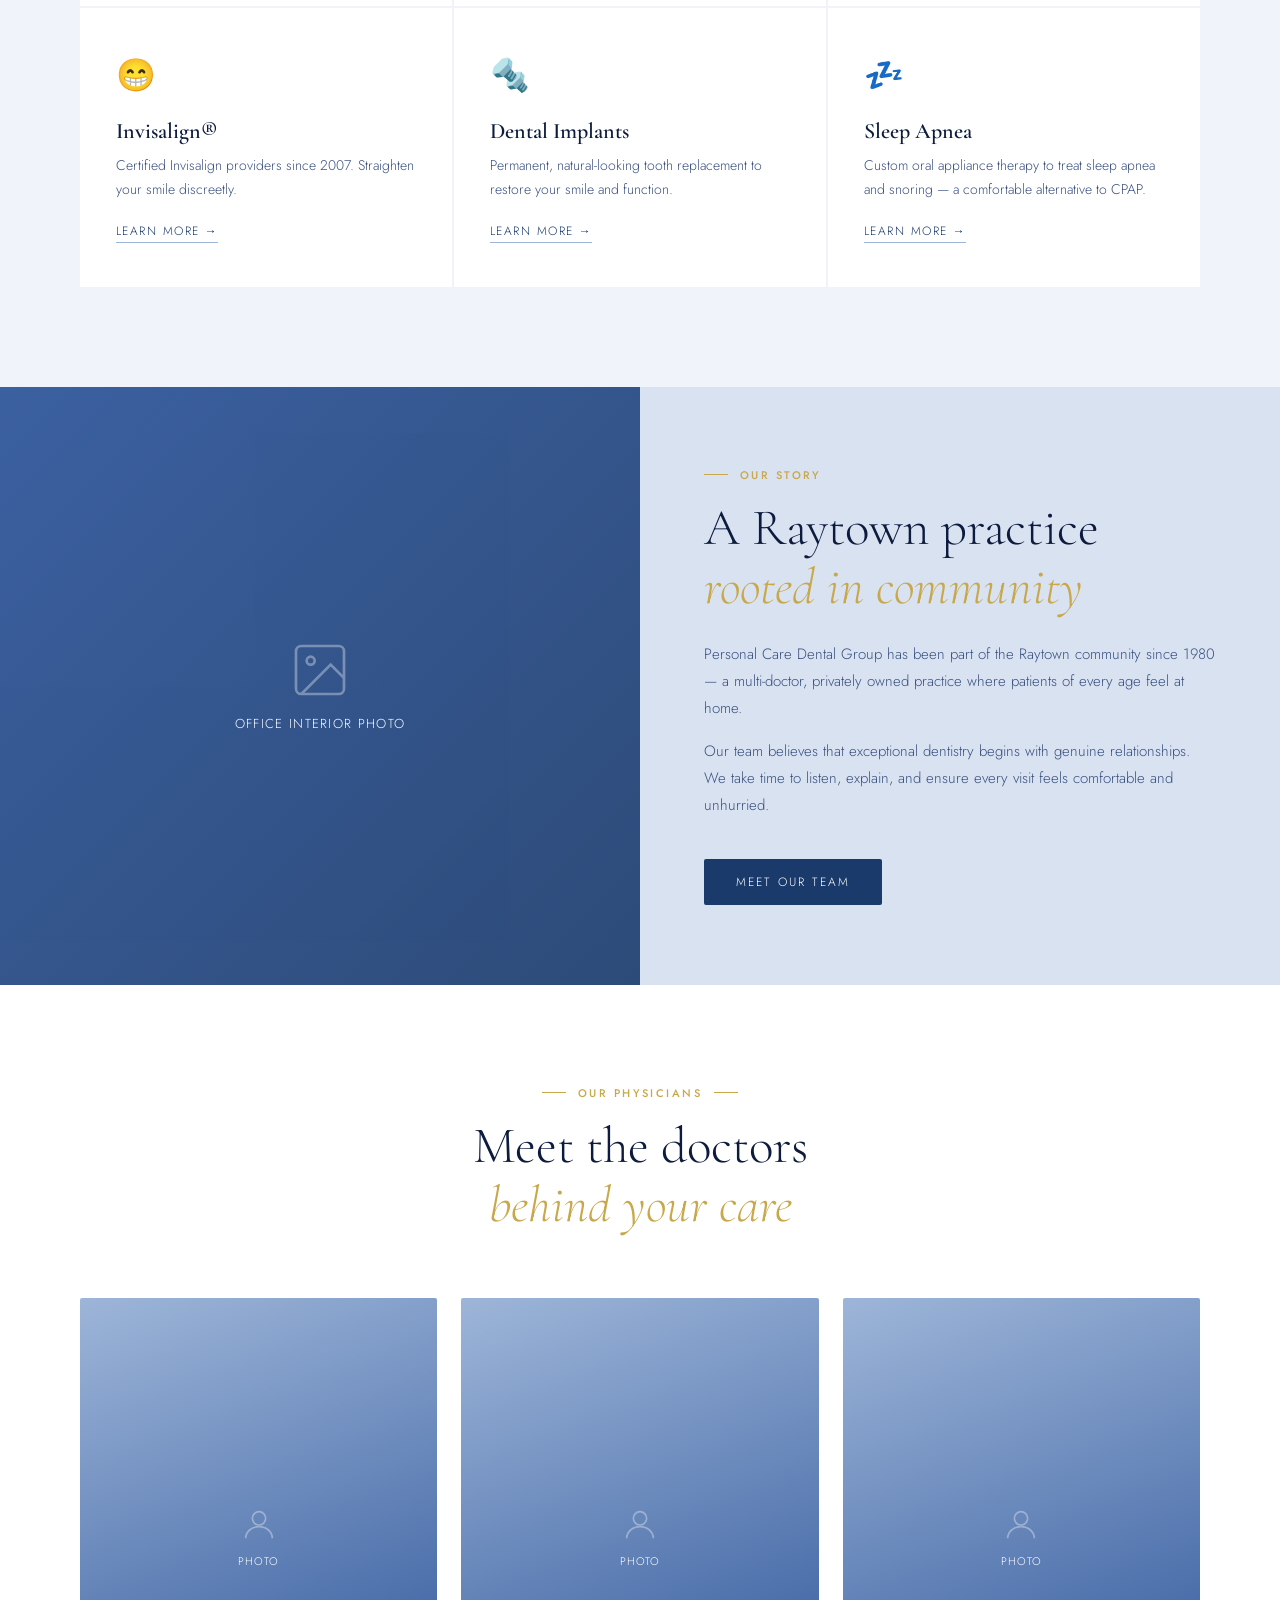
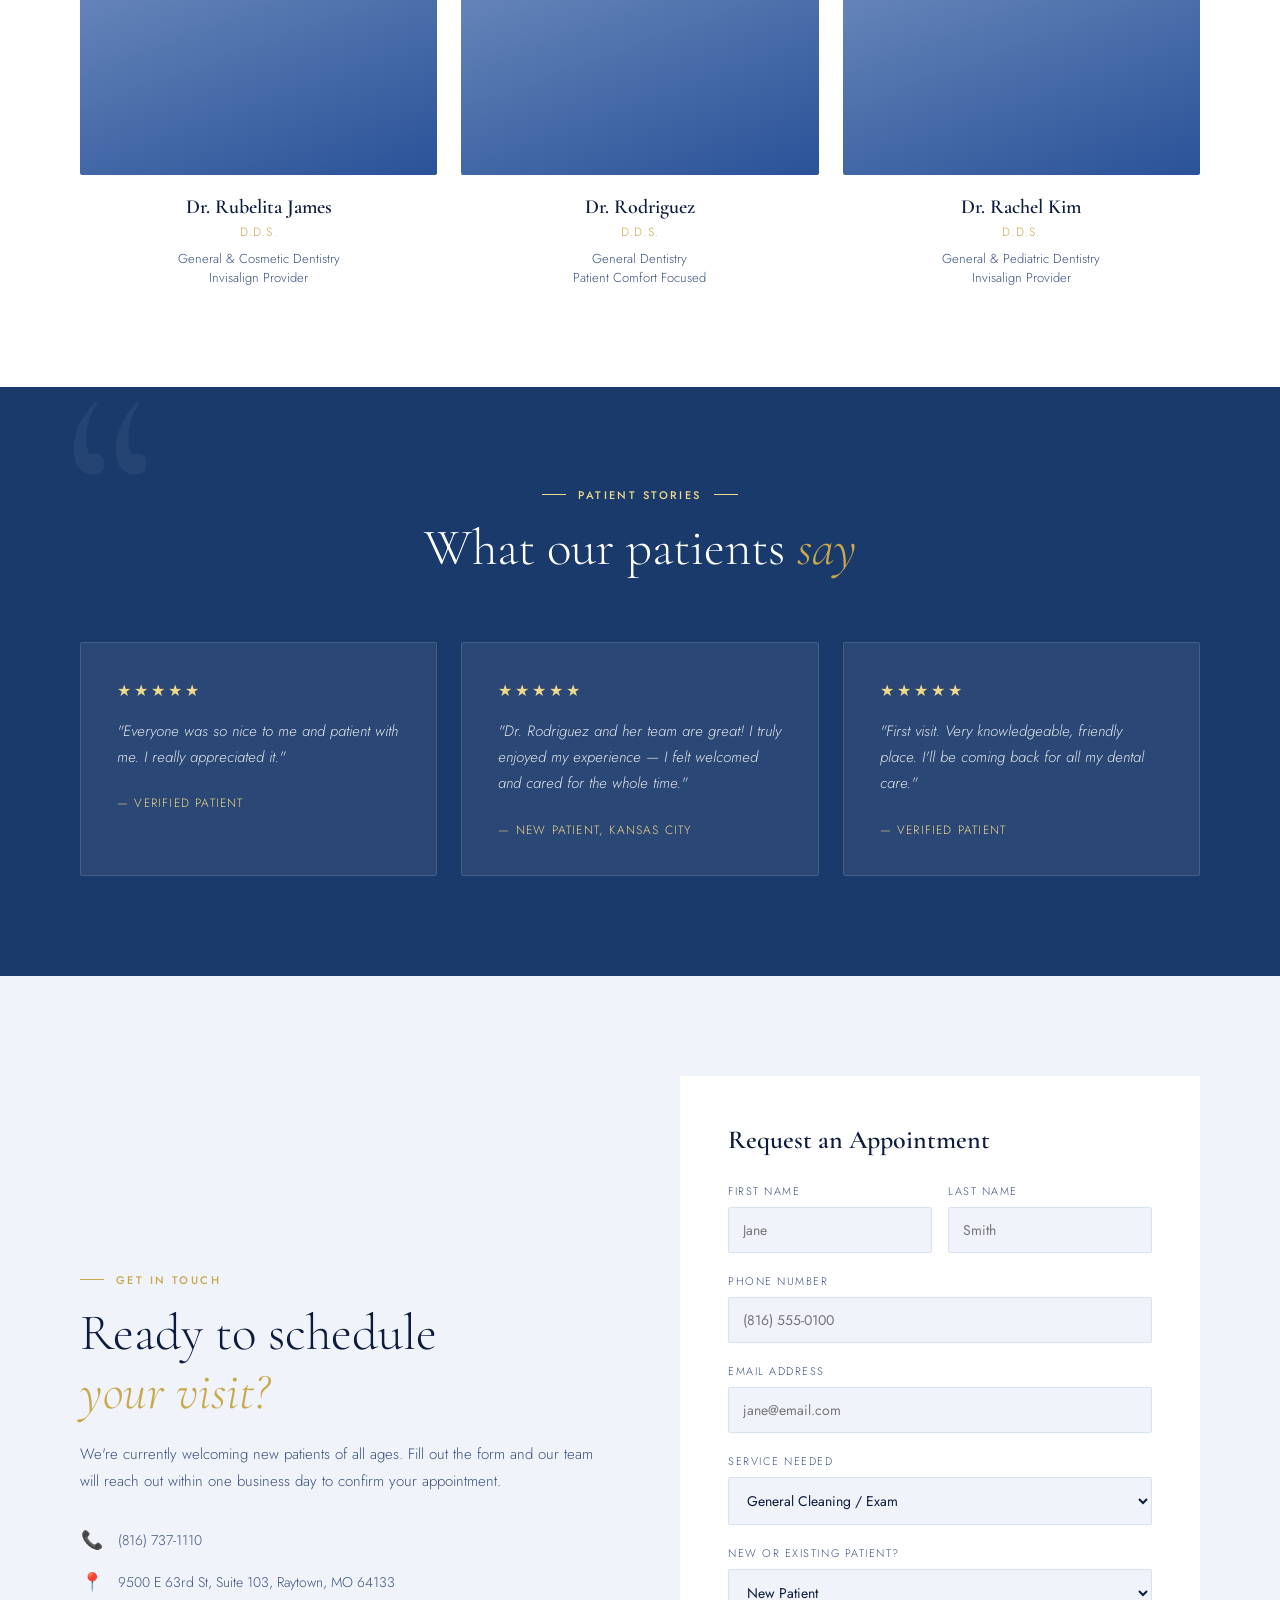
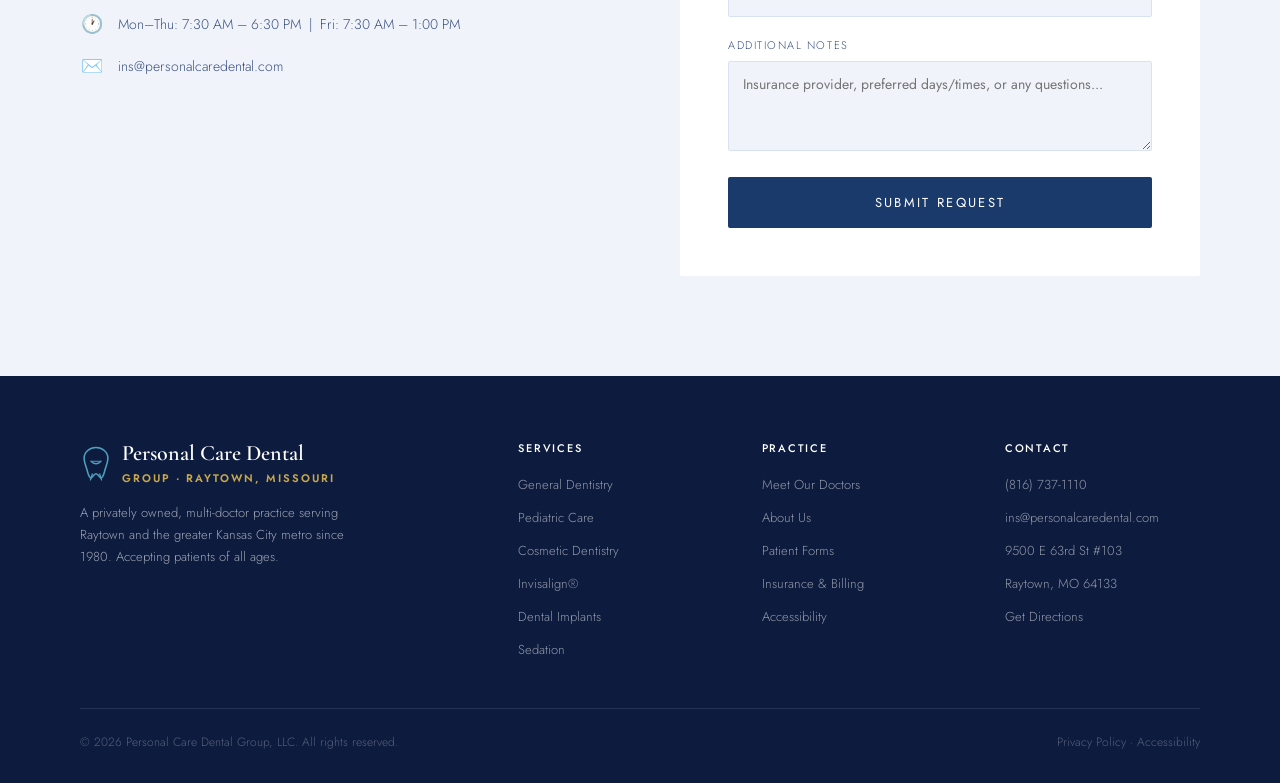
<file: navygold/index.html>
<!DOCTYPE html>
<html lang="en">
<head>
  <meta charset="UTF-8" />
  <meta name="viewport" content="width=device-width, initial-scale=1.0"/>
  <title>PCDG Theme: Navy &amp; Gold</title>
  <link rel="preconnect" href="https://fonts.googleapis.com">
  <link href="https://fonts.googleapis.com/css2?family=Cormorant+Garamond:ital,wght@0,300;0,400;0,600;1,300;1,400&family=Jost:wght@300;400;500&display=swap" rel="stylesheet">
  <style>
    *, *::before, *::after { box-sizing: border-box; margin: 0; padding: 0; }

    :root {
      --cream:   #F0F4FA;
      --cream2:  #D8E2F0;
      --sage:    #2A5298;
      --sage-dk: #1A3A6B;
      --sage-lt: #9DB5D8;
      --gold:    #C9A84C;
      --gold-lt: #F0D98A;
      --warm-dk: #0D1B3E;
      --warm-md: #3A5080;
      --white:   #FFFFFF;
    }

    html { scroll-behavior: smooth; }

    body {
      font-family: 'Jost', sans-serif;
      background: var(--cream);
      color: var(--warm-dk);
      font-weight: 300;
    }

    /* ── ANNOUNCEMENT BAR ── */
    .ann-bar {
      background: var(--sage-dk);
      color: var(--cream);
      text-align: center;
      padding: 8px 20px;
      font-size: 13px;
      letter-spacing: .08em;
      display: flex; align-items: center; justify-content: center;
      gap: 16px; position: relative;
    }
    .ann-bar a { color: var(--gold-lt); text-decoration: none; font-weight: 500; }
    .ann-flags { display: flex; align-items: center; gap: 6px; position: absolute; left: 16px; }
    .flag-btn {
      background: none; border: 2px solid transparent;
      border-radius: 4px; cursor: pointer; font-size: 20px;
      padding: 2px 4px; line-height: 1; opacity: .6;
      transition: opacity .2s, border-color .2s;
    }
    .flag-btn:hover { opacity: 1; }
    .flag-btn.active { opacity: 1; border-color: var(--gold-lt); }

    /* Hide Google Translate toolbar */
    .goog-te-banner-frame, .skiptranslate { display: none !important; }
    body { top: 0 !important; }
    .goog-te-gadget { display: none !important; }

    /* ── NAV ── */
    nav {
      position: sticky; top: 0; z-index: 100;
      background: rgba(245,240,232,.96);
      backdrop-filter: blur(10px);
      border-bottom: 1px solid var(--sage-lt);
      display: flex; align-items: center; justify-content: space-between;
      padding: 0 48px;
      height: 72px;
    }
    .nav-logo {
      font-family: 'Cormorant Garamond', serif;
      font-size: 26px; font-weight: 600; letter-spacing: .04em;
      color: var(--sage-dk); line-height: 1.1;
      display: flex; align-items: center; gap: 10px;
    }
    .nav-logo span { display: block; font-size: 12px; font-family: 'Jost', sans-serif; font-weight: 400; letter-spacing: .18em; text-transform: uppercase; color: var(--gold); margin-top: 3px; }
    .nav-tooth { flex-shrink: 0; }
    .nav-links { display: flex; gap: 32px; list-style: none; }
    .nav-links a { font-size: 13px; letter-spacing: .12em; text-transform: uppercase; color: var(--warm-md); text-decoration: none; transition: color .2s; }
    .nav-links a:hover { color: var(--sage-dk); }
    .nav-cta {
      background: var(--sage-dk); color: var(--white);
      padding: 10px 24px; border: none; border-radius: 2px;
      font-family: 'Jost', sans-serif; font-size: 12px; letter-spacing: .15em; text-transform: uppercase;
      cursor: pointer; transition: background .2s;
      text-decoration: none;
    }
    .nav-cta:hover { background: var(--gold); }

    /* ── HERO ── */
    .hero {
      min-height: 90vh;
      display: grid; grid-template-columns: 1fr 1fr;
      background: var(--white);
      overflow: hidden;
    }
    .hero-left {
      display: flex; flex-direction: column; justify-content: center;
      padding: 80px 64px 80px 80px;
      position: relative;
    }
    .hero-left::before {
      content: '';
      position: absolute; top: 0; left: 0; right: 0; bottom: 0;
      background: radial-gradient(ellipse at 20% 80%, rgba(198,168,75,.08) 0%, transparent 60%);
      pointer-events: none;
    }
    .hero-eyebrow {
      font-size: 11px; letter-spacing: .22em; text-transform: uppercase;
      color: var(--gold); font-weight: 500; margin-bottom: 20px;
      display: flex; align-items: center; gap: 12px;
    }
    .hero-eyebrow::before { content: ''; display: block; width: 32px; height: 1px; background: var(--gold); }
    .hero-h1 {
      font-family: 'Cormorant Garamond', serif;
      font-size: clamp(44px, 5vw, 68px);
      font-weight: 300; line-height: 1.08;
      color: var(--warm-dk); margin-bottom: 28px;
    }
    .hero-h1 em { font-style: italic; color: #C9A84C; }
    .hero-sub {
      font-size: 15px; line-height: 1.75; color: var(--warm-md);
      max-width: 420px; margin-bottom: 44px;
    }
    .hero-actions { display: flex; gap: 16px; align-items: center; flex-wrap: wrap; }
    .btn-primary {
      background: var(--sage-dk); color: var(--white);
      padding: 14px 32px; border: none; border-radius: 2px;
      font-family: 'Jost', sans-serif; font-size: 12px; letter-spacing: .18em; text-transform: uppercase;
      cursor: pointer; transition: background .2s; text-decoration: none; display: inline-block;
    }
    .btn-primary:hover { background: var(--gold); }
    .btn-ghost {
      color: var(--sage-dk); font-size: 13px; letter-spacing: .1em; text-transform: uppercase;
      text-decoration: none; border-bottom: 1px solid var(--sage-lt); padding-bottom: 2px;
      transition: border-color .2s, color .2s;
    }
    .btn-ghost:hover { color: var(--gold); border-color: var(--gold); }

    .hero-stats {
      display: flex; gap: 36px; margin-top: 56px;
      padding-top: 36px; border-top: 1px solid var(--cream2);
    }
    .stat-num {
      font-family: 'Cormorant Garamond', serif;
      font-size: 36px; font-weight: 600; color: var(--sage-dk); line-height: 1;
    }
    .stat-label { font-size: 11px; letter-spacing: .14em; text-transform: uppercase; color: var(--warm-md); margin-top: 4px; }

    .hero-right {
      position: relative; overflow: hidden;
      background: var(--sage-lt);
    }
    .hero-img-placeholder {
      width: 100%; height: 100%;
      display: flex; flex-direction: column; align-items: center; justify-content: center;
      gap: 16px;
      background: linear-gradient(135deg, var(--sage-lt) 0%, var(--sage) 50%, var(--sage-dk) 100%);
      color: var(--white);
    }
    .hero-img-placeholder svg { opacity: .4; }
    .hero-img-placeholder p { font-size: 13px; letter-spacing: .1em; opacity: .7; text-transform: uppercase; }

    .hero-badge {
      position: absolute; bottom: 40px; left: -20px;
      background: var(--white); border-radius: 4px;
      padding: 16px 20px; box-shadow: 0 8px 32px rgba(46,42,34,.12);
      display: flex; align-items: center; gap: 12px;
      min-width: 200px;
    }
    .badge-icon { font-size: 28px; }
    .badge-text { font-size: 12px; color: var(--warm-md); line-height: 1.4; }
    .badge-text strong { display: block; font-size: 15px; color: var(--warm-dk); font-weight: 500; }

    /* ── TRUST STRIP ── */
    .trust-strip {
      background: var(--sage-dk);
      padding: 28px 80px;
      display: flex; align-items: center; justify-content: space-around; gap: 24px;
      flex-wrap: wrap;
    }
    .trust-item {
      display: flex; align-items: center; gap: 12px;
      color: var(--cream);
    }
    .trust-item .icon { font-size: 22px; opacity: .8; }
    .trust-item .text { font-size: 13px; letter-spacing: .06em; }
    .trust-item .text strong { display: block; font-size: 15px; font-weight: 500; }
    .trust-sep { width: 1px; height: 32px; background: rgba(255,255,255,.2); }

    /* ── SERVICES ── */
    .services { padding: 100px 80px; background: var(--cream); }
    .section-header { text-align: center; margin-bottom: 64px; }
    .section-eyebrow {
      font-size: 11px; letter-spacing: .22em; text-transform: uppercase;
      color: var(--gold); font-weight: 500; margin-bottom: 16px;
      display: flex; align-items: center; justify-content: center; gap: 12px;
    }
    .section-eyebrow::before, .section-eyebrow::after { content: ''; display: block; width: 24px; height: 1px; background: var(--gold); }
    .section-title {
      font-family: 'Cormorant Garamond', serif;
      font-size: clamp(34px, 4vw, 52px); font-weight: 300; line-height: 1.15;
      color: var(--warm-dk);
    }
    .section-title em { font-style: italic; color: #C9A84C; }

    .services-grid {
      display: grid; grid-template-columns: repeat(3, 1fr); gap: 2px;
    }
    .service-card {
      background: var(--white); padding: 44px 36px;
      position: relative; overflow: hidden;
      transition: transform .3s; cursor: default;
    }
    .service-card::before {
      content: '';
      position: absolute; bottom: 0; left: 0; right: 0; height: 3px;
      background: var(--sage-dk); transform: scaleX(0); transform-origin: left;
      transition: transform .3s;
    }
    .service-card:hover { transform: translateY(-4px); }
    .service-card:hover::before { transform: scaleX(1); }
    .service-icon { font-size: 32px; margin-bottom: 20px; }
    .service-name {
      font-family: 'Cormorant Garamond', serif;
      font-size: 22px; font-weight: 600; color: var(--warm-dk); margin-bottom: 10px;
    }
    .service-desc { font-size: 14px; line-height: 1.7; color: var(--warm-md); }
    .service-link {
      display: inline-block; margin-top: 20px; font-size: 12px; letter-spacing: .12em;
      text-transform: uppercase; color: var(--sage-dk); text-decoration: none;
      border-bottom: 1px solid var(--sage-lt); padding-bottom: 2px;
      transition: color .2s, border-color .2s;
    }
    .service-link:hover { color: var(--gold); border-color: var(--gold); }

    /* ── ABOUT STRIP ── */
    .about-strip {
      display: grid; grid-template-columns: 1fr 1fr;
      background: var(--cream2);
      min-height: 520px;
    }
    .about-img {
      background: linear-gradient(135deg, var(--sage) 0%, var(--sage-dk) 100%);
      display: flex; align-items: center; justify-content: center;
      color: var(--white); font-size: 14px; letter-spacing: .1em; opacity: .9;
      flex-direction: column; gap: 12px;
    }
    .about-img svg { opacity: .35; }
    .about-content {
      padding: 80px 64px; display: flex; flex-direction: column; justify-content: center;
    }
    .about-content .section-eyebrow { justify-content: flex-start; }
    .about-content .section-eyebrow::after { display: none; }
    .about-content .section-title { text-align: left; margin-bottom: 24px; }
    .about-content p { font-size: 15px; line-height: 1.8; color: var(--warm-md); margin-bottom: 16px; }
    .about-content .btn-primary { margin-top: 24px; align-self: flex-start; }

    /* ── DOCTORS ── */
    .doctors { padding: 100px 80px; background: var(--white); }
    .doctors-grid { display: grid; grid-template-columns: repeat(4, 1fr); gap: 24px; margin-top: 64px; }
    .doctor-card { text-align: center; }
    .doctor-photo {
      width: 100%; aspect-ratio: 3/4; object-fit: cover;
      background: linear-gradient(160deg, var(--sage-lt) 0%, var(--sage) 100%);
      border-radius: 2px; margin-bottom: 20px;
      display: flex; align-items: center; justify-content: center;
      color: var(--white); font-size: 13px; letter-spacing: .08em;
      flex-direction: column; gap: 8px;
    }
    .doctor-photo svg { opacity: .35; }
    .doctor-name {
      font-family: 'Cormorant Garamond', serif;
      font-size: 20px; font-weight: 600; color: var(--warm-dk); margin-bottom: 4px;
    }
    .doctor-title { font-size: 12px; letter-spacing: .1em; text-transform: uppercase; color: var(--gold); }
    .doctor-spec { font-size: 13px; color: var(--warm-md); margin-top: 8px; }

    /* ── TESTIMONIALS ── */
    .testimonials {
      padding: 100px 80px;
      background: var(--sage-dk);
      position: relative; overflow: hidden;
    }
    .testimonials::before {
      content: '\201C';
      position: absolute; top: -40px; left: 60px;
      font-family: 'Cormorant Garamond', serif;
      font-size: 300px; color: rgba(255,255,255,.05);
      line-height: 1; pointer-events: none;
    }
    .testimonials .section-eyebrow { color: var(--gold-lt); }
    .testimonials .section-eyebrow::before, .testimonials .section-eyebrow::after { background: var(--gold-lt); }
    .testimonials .section-title { color: var(--white); margin-bottom: 64px; }
    .testi-grid { display: grid; grid-template-columns: repeat(3, 1fr); gap: 24px; }
    .testi-card {
      background: rgba(255,255,255,.07); border: 1px solid rgba(255,255,255,.12);
      padding: 36px; border-radius: 2px;
    }
    .testi-stars { color: var(--gold-lt); font-size: 16px; margin-bottom: 16px; letter-spacing: 3px; }
    .testi-text { font-size: 15px; line-height: 1.75; color: rgba(255,255,255,.85); font-style: italic; margin-bottom: 24px; }
    .testi-author { font-size: 12px; letter-spacing: .1em; text-transform: uppercase; color: var(--gold-lt); }

    /* ── APPOINTMENT ── */
    .appt {
      padding: 100px 80px;
      background: var(--cream);
      display: grid; grid-template-columns: 1fr 1fr; gap: 80px; align-items: center;
    }
    .appt-content .section-eyebrow { justify-content: flex-start; }
    .appt-content .section-eyebrow::after { display: none; }
    .appt-content .section-title { text-align: left; margin-bottom: 20px; }
    .appt-content p { font-size: 15px; line-height: 1.8; color: var(--warm-md); margin-bottom: 32px; }
    .contact-info { display: flex; flex-direction: column; gap: 16px; margin-top: 32px; }
    .contact-row { display: flex; align-items: center; gap: 14px; font-size: 14px; color: var(--warm-md); }
    .contact-row .icon { font-size: 18px; color: var(--sage-dk); width: 24px; text-align: center; }

    .appt-form { background: var(--white); padding: 48px; border-radius: 2px; }
    .form-title {
      font-family: 'Cormorant Garamond', serif;
      font-size: 26px; font-weight: 600; color: var(--warm-dk); margin-bottom: 28px;
    }
    .form-row { margin-bottom: 20px; }
    .form-row label { display: block; font-size: 11px; letter-spacing: .14em; text-transform: uppercase; color: var(--warm-md); margin-bottom: 8px; }
    .form-row input, .form-row select, .form-row textarea {
      width: 100%; padding: 12px 14px;
      border: 1px solid var(--cream2); border-radius: 2px;
      background: var(--cream); color: var(--warm-dk);
      font-family: 'Jost', sans-serif; font-size: 14px;
      outline: none; transition: border-color .2s;
    }
    .form-row input:focus, .form-row select:focus, .form-row textarea:focus { border-color: var(--sage); }
    .form-row textarea { height: 90px; resize: vertical; }
    .form-2col { display: grid; grid-template-columns: 1fr 1fr; gap: 16px; }

    /* ── FOOTER ── */
    footer {
      background: var(--warm-dk);
      color: rgba(255,255,255,.6);
      padding: 64px 80px 32px;
    }
    .footer-grid { display: grid; grid-template-columns: 2fr 1fr 1fr 1fr; gap: 48px; margin-bottom: 48px; }
    .footer-logo {
      font-family: 'Cormorant Garamond', serif;
      font-size: 22px; font-weight: 600; color: var(--white); margin-bottom: 16px;
    }
    .footer-logo span { display: block; font-size: 11px; font-family: 'Jost', sans-serif; color: var(--gold); letter-spacing: .18em; text-transform: uppercase; margin-top: 4px; }
    footer p { font-size: 13px; line-height: 1.7; max-width: 280px; }
    .footer-col h4 { font-size: 11px; letter-spacing: .16em; text-transform: uppercase; color: var(--white); margin-bottom: 16px; font-weight: 500; }
    .footer-col ul { list-style: none; display: flex; flex-direction: column; gap: 10px; }
    .footer-col ul li a { color: rgba(255,255,255,.55); text-decoration: none; font-size: 13px; transition: color .2s; }
    .footer-col ul li a:hover { color: var(--gold); }
    .footer-bottom {
      border-top: 1px solid rgba(255,255,255,.1); padding-top: 24px;
      display: flex; justify-content: space-between; align-items: center;
      font-size: 12px; color: rgba(255,255,255,.3);
    }
    .footer-bottom a { color: rgba(255,255,255,.3); text-decoration: none; }

    /* ── ANIMATIONS ── */
    @keyframes fadeUp {
      from { opacity: 0; transform: translateY(24px); }
      to   { opacity: 1; transform: translateY(0); }
    }
    .hero-eyebrow { animation: fadeUp .6s ease both; }
    .hero-h1      { animation: fadeUp .6s .1s ease both; }
    .hero-sub     { animation: fadeUp .6s .2s ease both; }
    .hero-actions { animation: fadeUp .6s .3s ease both; }
    .hero-stats   { animation: fadeUp .6s .4s ease both; }

    /* ── HAMBURGER MENU ── */
    .nav-hamburger {
      display: none; flex-direction: column; gap: 5px;
      background: none; border: none; cursor: pointer; padding: 4px;
    }
    .nav-hamburger span {
      display: block; width: 24px; height: 2px;
      background: var(--warm-dk); border-radius: 2px;
      transition: all .3s;
    }
    .nav-hamburger.open span:nth-child(1) { transform: translateY(7px) rotate(45deg); }
    .nav-hamburger.open span:nth-child(2) { opacity: 0; }
    .nav-hamburger.open span:nth-child(3) { transform: translateY(-7px) rotate(-45deg); }

    .mobile-menu {
      display: none; position: fixed; top: 0; left: 0; right: 0; bottom: 0;
      background: var(--white); z-index: 200;
      flex-direction: column; align-items: center; justify-content: center;
      gap: 32px;
    }
    .mobile-menu.open { display: flex; }
    .mobile-menu a {
      font-size: 28px; font-family: 'Cormorant Garamond', serif;
      font-weight: 300; color: var(--warm-dk); text-decoration: none;
      letter-spacing: .04em; transition: color .2s;
    }
    .mobile-menu a:hover { color: var(--sage-dk); }
    .mobile-menu .mobile-cta {
      font-family: 'Jost', sans-serif; font-size: 13px;
      letter-spacing: .18em; text-transform: uppercase;
      background: var(--sage-dk); color: var(--white);
      padding: 14px 36px; border-radius: 2px; margin-top: 8px;
    }
    .mobile-menu-close {
      position: absolute; top: 24px; right: 24px;
      background: none; border: none; font-size: 32px;
      color: var(--warm-md); cursor: pointer; line-height: 1;
    }
    .mobile-phone-bar {
      display: none;
      position: fixed; bottom: 0; left: 0; right: 0; z-index: 99;
      background: var(--sage-dk);
      padding: 0;
    }
    .mobile-phone-bar a {
      display: flex; align-items: center; justify-content: center; gap: 10px;
      color: var(--white); text-decoration: none;
      font-size: 15px; letter-spacing: .08em; font-weight: 500;
      padding: 16px; width: 50%;
    }
    .mobile-phone-bar a:first-child { border-right: 1px solid rgba(255,255,255,.2); }
    .mobile-phone-bar a.gold { background: var(--gold); color: var(--warm-dk); }
    .mobile-phone-bar-inner { display: flex; }

    /* ── TABLET (max 900px) ── */
    @media (max-width: 900px) {
      .nav-links, .nav-cta { display: none; }
      .nav-hamburger { display: flex; }
      nav { padding: 0 20px; height: 64px; }

      .hero { grid-template-columns: 1fr; min-height: auto; }
      .hero-right { height: 280px; order: -1; }
      .hero-badge { left: 16px; bottom: 16px; }
      .hero-left { padding: 40px 24px 48px; }
      .hero-h1 { font-size: 38px; }
      .hero-stats { gap: 24px; }

      .trust-strip { padding: 20px 24px; gap: 16px; }
      .trust-sep { display: none; }
      .trust-item { width: calc(50% - 8px); }

      .services { padding: 64px 24px; }
      .services-grid { grid-template-columns: 1fr 1fr; gap: 2px; }

      .about-strip { grid-template-columns: 1fr; }
      .about-img { height: 260px; }
      .about-content { padding: 48px 24px; }

      .doctors { padding: 64px 24px; }
      .doctors-grid { grid-template-columns: 1fr 1fr; gap: 20px; }

      .testimonials { padding: 64px 24px; }
      .testi-grid { grid-template-columns: 1fr; gap: 16px; }

      .appt { grid-template-columns: 1fr; padding: 64px 24px; gap: 40px; }
      .form-2col { grid-template-columns: 1fr; gap: 0; }

      footer { padding: 48px 24px 100px; }
      .footer-grid { grid-template-columns: 1fr 1fr; gap: 32px; }
      .footer-bottom { flex-direction: column; gap: 8px; text-align: center; }

      .mobile-phone-bar { display: block; }
    }

    /* ── MOBILE (max 480px) ── */
    @media (max-width: 480px) {
      .ann-bar { font-size: 11px; padding: 8px 12px; }

      .hero-right { height: 220px; }
      .hero-left { padding: 32px 20px 40px; }
      .hero-h1 { font-size: 32px; }
      .hero-sub { font-size: 14px; }
      .hero-stats { flex-wrap: wrap; gap: 20px; }
      .stat-num { font-size: 28px; }
      .hero-badge { min-width: 160px; padding: 12px 14px; }
      .badge-icon { font-size: 22px; }
      .badge-text { font-size: 11px; }
      .badge-text strong { font-size: 13px; }

      .trust-item { width: 100%; }

      .services { padding: 48px 20px; }
      .services-grid { grid-template-columns: 1fr; }
      .section-header { margin-bottom: 40px; }

      .about-content { padding: 40px 20px; }

      .doctors { padding: 48px 20px; }
      .doctors-grid { grid-template-columns: 1fr 1fr; gap: 16px; }
      .doctor-name { font-size: 16px; }
      .doctor-spec { font-size: 12px; }

      .testimonials { padding: 48px 20px; }
      .testimonials::before { font-size: 180px; top: -20px; left: 20px; }

      .appt { padding: 48px 20px 120px; }
      .appt-form { padding: 28px 20px; }

      footer { padding: 40px 20px 100px; }
      .footer-grid { grid-template-columns: 1fr; gap: 28px; }
      footer p { max-width: 100%; }
    }
  </style>
</head>
<body>

<!-- ANNOUNCEMENT BAR -->
<div class="ann-bar">
  <span class="ann-text">Now accepting new patients — <a href="#">Call (816) 737-1110</a> or request an appointment online</span>
</div>

<!-- MOBILE MENU OVERLAY -->
<div class="mobile-menu" id="mobileMenu">
  <button class="mobile-menu-close" onclick="toggleMenu()">✕</button>
  <a href="#services" onclick="toggleMenu()">Services</a>
  <a href="#doctors" onclick="toggleMenu()">Our Doctors</a>
  <a href="#" onclick="toggleMenu()">Patient Info</a>
  <a href="#" onclick="toggleMenu()">About</a>
  <a href="#appointment" onclick="toggleMenu()">Contact</a>
  <a href="#appointment" class="mobile-cta" onclick="toggleMenu()">Book Appointment</a>
</div>

<!-- NAV -->
<nav>
  <div class="nav-logo">
    <div class="nav-tooth" style="position:relative;width:48px;height:54px;flex-shrink:0;">
      <svg width="48" height="54" viewBox="0 0 110 122" fill="none" xmlns="http://www.w3.org/2000/svg">
        <!-- Wide crown, pinched waist, two curling roots like kawaii tooth -->
        <path d="
          M55 8
          C38 8 18 16 14 34
          C11 46 16 58 22 68
          C26 75 28 80 27 86
          C26 92 24 98 26 104
          C28 109 34 111 38 107
          C41 104 42 97 44 92
          C46 87 49 84 55 84
          C61 84 64 87 66 92
          C68 97 69 104 72 107
          C76 111 82 109 84 104
          C86 98 84 92 83 86
          C82 80 84 75 88 68
          C94 58 99 46 96 34
          C92 16 72 8 55 8 Z
        " fill="white" stroke="#5BB8D4" stroke-width="5" stroke-linejoin="round" stroke-linecap="round"/>
        <!-- Cusp dip in top -->
        <path d="M36 10 C42 22 48 26 55 26 C62 26 68 22 74 10" stroke="#5BB8D4" stroke-width="4" stroke-linecap="round" fill="none"/>
        <!-- Left eye arc -->
        <path d="M34 48 Q41 40 48 48" stroke="#5BB8D4" stroke-width="3.5" stroke-linecap="round" fill="none"/>
        <!-- Right eye arc -->
        <path d="M62 48 Q69 40 76 48" stroke="#5BB8D4" stroke-width="3.5" stroke-linecap="round" fill="none"/>
        <!-- Smile -->
        <path d="M38 60 Q55 74 72 60" stroke="#5BB8D4" stroke-width="3.5" stroke-linecap="round" fill="none"/>
      </svg>
    </div>
    <div style="display:flex;flex-direction:column;">
      Personal Care Dental
      <span>Group · Raytown, MO</span>
    </div>
  </div>
  <ul class="nav-links">
    <li><a href="#">Services</a></li>
    <li><a href="#">Our Doctors</a></li>
    <li><a href="#">Patient Info</a></li>
    <li><a href="#">About</a></li>
    <li><a href="#">Contact</a></li>
  </ul>
  <a href="#appointment" class="nav-cta">Book Appointment</a>
  <button class="nav-hamburger" id="hamburger" onclick="toggleMenu()">
    <span></span><span></span><span></span>
  </button>
</nav>

<!-- STICKY MOBILE CALL BAR -->
<div class="mobile-phone-bar">
  <div class="mobile-phone-bar-inner">
    <a href="tel:8167371110">📞 Call Us</a>
    <a href="#appointment" class="gold">📅 Book Now</a>
  </div>
</div>

<script>
  function toggleMenu() {
    const menu = document.getElementById('mobileMenu');
    const btn = document.getElementById('hamburger');
    menu.classList.toggle('open');
    btn.classList.toggle('open');
    document.body.style.overflow = menu.classList.contains('open') ? 'hidden' : '';
  }
</script>

<!-- HERO -->
<section class="hero">
  <div class="hero-left">
    <div class="hero-eyebrow">Serving Raytown since 1980</div>
    <h1 class="hero-h1">Dentistry that feels<br><em style="color:#C9A84C;">personal</em></h1>
    <p class="hero-sub">Three experienced doctors. All ages welcome. A practice built on trust, comfort, and the highest standard of care — right here in your community.</p>
    <div class="hero-actions">
      <a href="#appointment" class="btn-primary">Request Appointment</a>
      <a href="#services" class="btn-ghost">Explore Services</a>
    </div>
    <div class="hero-stats">
      <div>
        <div class="stat-num">45+</div>
        <div class="stat-label">Years Serving<br>Raytown</div>
      </div>
      <div>
        <div class="stat-num">3</div>
        <div class="stat-label">Experienced<br>Doctors</div>
      </div>
      <div>
        <div class="stat-num">4.9★</div>
        <div class="stat-label">Patient<br>Rating</div>
      </div>
    </div>
  </div>
  <div class="hero-right">
    <div class="hero-img-placeholder">
      <svg width="64" height="64" viewBox="0 0 24 24" fill="none" stroke="currentColor" stroke-width="1">
        <path d="M3 9l9-7 9 7v11a2 2 0 01-2 2H5a2 2 0 01-2-2z"/><polyline points="9 22 9 12 15 12 15 22"/>
      </svg>
      <p>Office / Team Photo Here</p>
    </div>
    <div class="hero-badge">
      <div class="badge-icon">🦷</div>
      <div class="badge-text">
        <strong>BBB A+ Accredited</strong>
        Member since 2009
      </div>
    </div>
  </div>
</section>

<!-- TRUST STRIP -->
<div class="trust-strip">
  <div class="trust-item">
    <span class="icon">✓</span>
    <div class="text"><strong>All Ages Welcome</strong>6 months & up</div>
  </div>
  <div class="trust-sep"></div>
  <div class="trust-item">
    <span class="icon">💳</span>
    <div class="text"><strong>Accepts Insurance</strong>Most major plans</div>
  </div>
  <div class="trust-sep"></div>
  <div class="trust-item">
    <span class="icon">😌</span>
    <div class="text"><strong>Nitrous Oxide</strong>Gentle comfort option</div>
  </div>
  <div class="trust-sep"></div>
  <div class="trust-item">
    <span class="icon">🕐</span>
    <div class="text"><strong>Extended Hours</strong>Mon–Thu until 6:30 PM</div>
  </div>
</div>

<!-- SERVICES -->
<section class="services" id="services">
  <div class="section-header">
    <div class="section-eyebrow">What We Offer</div>
    <h2 class="section-title">Comprehensive care<br><em style="color:#C9A84C;">under one roof</em></h2>
  </div>
  <div class="services-grid">
    <div class="service-card">
      <div class="service-icon">🦷</div>
      <div class="service-name">General Dentistry</div>
      <p class="service-desc">Cleanings, exams, fillings, and preventive care to keep your smile healthy for life.</p>
      <a href="#" class="service-link">Learn More →</a>
    </div>
    <div class="service-card">
      <div class="service-icon">👶</div>
      <div class="service-name">Pediatric Care</div>
      <p class="service-desc">Gentle, friendly care for children starting at 6 months, building healthy habits early.</p>
      <a href="#" class="service-link">Learn More →</a>
    </div>
    <div class="service-card">
      <div class="service-icon">✨</div>
      <div class="service-name">Cosmetic Dentistry</div>
      <p class="service-desc">Whitenings, veneers, and smile makeovers that boost your confidence naturally.</p>
      <a href="#" class="service-link">Learn More →</a>
    </div>
    <div class="service-card">
      <div class="service-icon">😁</div>
      <div class="service-name">Invisalign®</div>
      <p class="service-desc">Certified Invisalign providers since 2007. Straighten your smile discreetly.</p>
      <a href="#" class="service-link">Learn More →</a>
    </div>
    <div class="service-card">
      <div class="service-icon">🔩</div>
      <div class="service-name">Dental Implants</div>
      <p class="service-desc">Permanent, natural-looking tooth replacement to restore your smile and function.</p>
      <a href="#" class="service-link">Learn More →</a>
    </div>
    <div class="service-card">
      <div class="service-icon">💤</div>
      <div class="service-name">Sleep Apnea</div>
      <p class="service-desc">Custom oral appliance therapy to treat sleep apnea and snoring — a comfortable alternative to CPAP.</p>
      <a href="#" class="service-link">Learn More →</a>
    </div>
  </div>
</section>

<!-- ABOUT STRIP -->
<section class="about-strip">
  <div class="about-img">
    <svg width="64" height="64" viewBox="0 0 24 24" fill="none" stroke="currentColor" stroke-width="1">
      <rect x="3" y="3" width="18" height="18" rx="2"/><circle cx="8.5" cy="8.5" r="1.5"/><polyline points="21 15 16 10 5 21"/>
    </svg>
    <p style="font-size:13px;letter-spacing:.1em;text-transform:uppercase;">Office Interior Photo</p>
  </div>
  <div class="about-content">
    <div class="section-eyebrow">Our Story</div>
    <h2 class="section-title">A Raytown practice<br><em style="color:#C9A84C;">rooted in community</em></h2>
    <p>Personal Care Dental Group has been part of the Raytown community since 1980 — a multi-doctor, privately owned practice where patients of every age feel at home.</p>
    <p>Our team believes that exceptional dentistry begins with genuine relationships. We take time to listen, explain, and ensure every visit feels comfortable and unhurried.</p>
    <a href="#" class="btn-primary">Meet Our Team</a>
  </div>
</section>

<!-- DOCTORS -->
<section class="doctors" id="doctors">
  <div class="section-header">
    <div class="section-eyebrow">Our Physicians</div>
    <h2 class="section-title">Meet the doctors<br><em style="color:#C9A84C;">behind your care</em></h2>
  </div>
  <div class="doctors-grid" style="grid-template-columns: repeat(3, 1fr);">
    <div class="doctor-card">
      <div class="doctor-photo">
        <svg width="40" height="40" viewBox="0 0 24 24" fill="none" stroke="currentColor" stroke-width="1"><circle cx="12" cy="8" r="4"/><path d="M4 20c0-4 3.6-7 8-7s8 3 8 7"/></svg>
        <span style="font-size:11px;letter-spacing:.08em;text-transform:uppercase;">Photo</span>
      </div>
      <div class="doctor-name">Dr. Rubelita James</div>
      <div class="doctor-title">D.D.S.</div>
      <div class="doctor-spec">General & Cosmetic Dentistry<br>Invisalign Provider</div>
    </div>
    <div class="doctor-card">
      <div class="doctor-photo">
        <svg width="40" height="40" viewBox="0 0 24 24" fill="none" stroke="currentColor" stroke-width="1"><circle cx="12" cy="8" r="4"/><path d="M4 20c0-4 3.6-7 8-7s8 3 8 7"/></svg>
        <span style="font-size:11px;letter-spacing:.08em;text-transform:uppercase;">Photo</span>
      </div>
      <div class="doctor-name">Dr. Rodriguez</div>
      <div class="doctor-title">D.D.S.</div>
      <div class="doctor-spec">General Dentistry<br>Patient Comfort Focused</div>
    </div>
    <div class="doctor-card">
      <div class="doctor-photo">
        <svg width="40" height="40" viewBox="0 0 24 24" fill="none" stroke="currentColor" stroke-width="1"><circle cx="12" cy="8" r="4"/><path d="M4 20c0-4 3.6-7 8-7s8 3 8 7"/></svg>
        <span style="font-size:11px;letter-spacing:.08em;text-transform:uppercase;">Photo</span>
      </div>
      <div class="doctor-name">Dr. Rachel Kim</div>
      <div class="doctor-title">D.D.S.</div>
      <div class="doctor-spec">General & Pediatric Dentistry<br>Invisalign Provider</div>
    </div>
  </div>
</section>

<!-- TESTIMONIALS -->
<section class="testimonials">
  <div class="section-header">
    <div class="section-eyebrow">Patient Stories</div>
    <h2 class="section-title">What our patients <em>say</em></h2>
  </div>
  <div class="testi-grid">
    <div class="testi-card">
      <div class="testi-stars">★★★★★</div>
      <p class="testi-text">"Everyone was so nice to me and patient with me. I really appreciated it."</p>
      <div class="testi-author">— Verified Patient</div>
    </div>
    <div class="testi-card">
      <div class="testi-stars">★★★★★</div>
      <p class="testi-text">"Dr. Rodriguez and her team are great! I truly enjoyed my experience — I felt welcomed and cared for the whole time."</p>
      <div class="testi-author">— New Patient, Kansas City</div>
    </div>
    <div class="testi-card">
      <div class="testi-stars">★★★★★</div>
      <p class="testi-text">"First visit. Very knowledgeable, friendly place. I'll be coming back for all my dental care."</p>
      <div class="testi-author">— Verified Patient</div>
    </div>
  </div>
</section>

<!-- APPOINTMENT -->
<section class="appt" id="appointment">
  <div class="appt-content">
    <div class="section-eyebrow">Get In Touch</div>
    <h2 class="section-title">Ready to schedule<br><em style="color:#C9A84C;">your visit?</em></h2>
    <p>We're currently welcoming new patients of all ages. Fill out the form and our team will reach out within one business day to confirm your appointment.</p>
    <div class="contact-info">
      <div class="contact-row"><span class="icon">📞</span> (816) 737-1110</div>
      <div class="contact-row"><span class="icon">📍</span> 9500 E 63rd St, Suite 103, Raytown, MO 64133</div>
      <div class="contact-row"><span class="icon">🕐</span> Mon–Thu: 7:30 AM – 6:30 PM &nbsp;|&nbsp; Fri: 7:30 AM – 1:00 PM</div>
      <div class="contact-row"><span class="icon">✉️</span> ins@personalcaredental.com</div>
    </div>
  </div>
  <div class="appt-form">
    <div class="form-title">Request an Appointment</div>
    <div class="form-2col">
      <div class="form-row"><label>First Name</label><input type="text" placeholder="Jane"></div>
      <div class="form-row"><label>Last Name</label><input type="text" placeholder="Smith"></div>
    </div>
    <div class="form-row"><label>Phone Number</label><input type="tel" placeholder="(816) 555-0100"></div>
    <div class="form-row"><label>Email Address</label><input type="email" placeholder="jane@email.com"></div>
    <div class="form-row">
      <label>Service Needed</label>
      <select>
        <option>General Cleaning / Exam</option>
        <option>Cosmetic Consultation</option>
        <option>Invisalign Consultation</option>
        <option>Dental Implants</option>
        <option>Pediatric Visit</option>
        <option>Emergency</option>
        <option>Other</option>
      </select>
    </div>
    <div class="form-row">
      <label>New or Existing Patient?</label>
      <select>
        <option>New Patient</option>
        <option>Existing Patient</option>
      </select>
    </div>
    <div class="form-row"><label>Additional Notes</label><textarea placeholder="Insurance provider, preferred days/times, or any questions..."></textarea></div>
    <button class="btn-primary" style="width:100%;padding:16px;font-size:13px;">Submit Request</button>
  </div>
</section>

<!-- FOOTER -->
<footer>
  <div class="footer-grid">
    <div>
      <div class="footer-logo" style="display:flex;align-items:center;gap:10px;">
        <svg width="32" height="36" viewBox="0 0 100 115" fill="none" xmlns="http://www.w3.org/2000/svg" style="flex-shrink:0;opacity:.85;">
          <path d="M50 8 C30 8 12 22 12 42 C12 55 16 64 20 75 C24 87 26 105 34 105 C40 105 42 92 50 92 C58 92 60 105 66 105 C74 105 76 87 80 75 C84 64 88 55 88 42 C88 22 70 8 50 8 Z" stroke="#5BB8D4" stroke-width="5" fill="none"/>
          <path d="M38 92 C36 100 34 108 32 112" stroke="#5BB8D4" stroke-width="4" stroke-linecap="round" fill="none"/>
          <path d="M62 92 C64 100 66 108 68 112" stroke="#5BB8D4" stroke-width="4" stroke-linecap="round" fill="none"/>
          <path d="M34 52 Q50 68 66 52" stroke="#5BB8D4" stroke-width="4.5" stroke-linecap="round" fill="none"/>
          <path d="M36 52 L64 52" stroke="#5BB8D4" stroke-width="3" stroke-linecap="round"/>
        </svg>
        <div>Personal Care Dental<span>Group · Raytown, Missouri</span></div>
      </div>
      <p>A privately owned, multi-doctor practice serving Raytown and the greater Kansas City metro since 1980. Accepting patients of all ages.</p>
    </div>
    <div class="footer-col">
      <h4>Services</h4>
      <ul>
        <li><a href="#">General Dentistry</a></li>
        <li><a href="#">Pediatric Care</a></li>
        <li><a href="#">Cosmetic Dentistry</a></li>
        <li><a href="#">Invisalign®</a></li>
        <li><a href="#">Dental Implants</a></li>
        <li><a href="#">Sedation</a></li>
      </ul>
    </div>
    <div class="footer-col">
      <h4>Practice</h4>
      <ul>
        <li><a href="#">Meet Our Doctors</a></li>
        <li><a href="#">About Us</a></li>
        <li><a href="#">Patient Forms</a></li>
        <li><a href="#">Insurance & Billing</a></li>
        <li><a href="#">Accessibility</a></li>
      </ul>
    </div>
    <div class="footer-col">
      <h4>Contact</h4>
      <ul>
        <li><a href="#">(816) 737-1110</a></li>
        <li><a href="#">ins@personalcaredental.com</a></li>
        <li><a href="#">9500 E 63rd St #103</a></li>
        <li><a href="#">Raytown, MO 64133</a></li>
        <li><a href="#">Get Directions</a></li>
      </ul>
    </div>
  </div>
  <div class="footer-bottom">
    <span>© 2026 Personal Care Dental Group, LLC. All rights reserved.</span>
    <span><a href="#">Privacy Policy</a> · <a href="#">Accessibility</a></span>
  </div>
</footer>


</body>
</html>
</file>
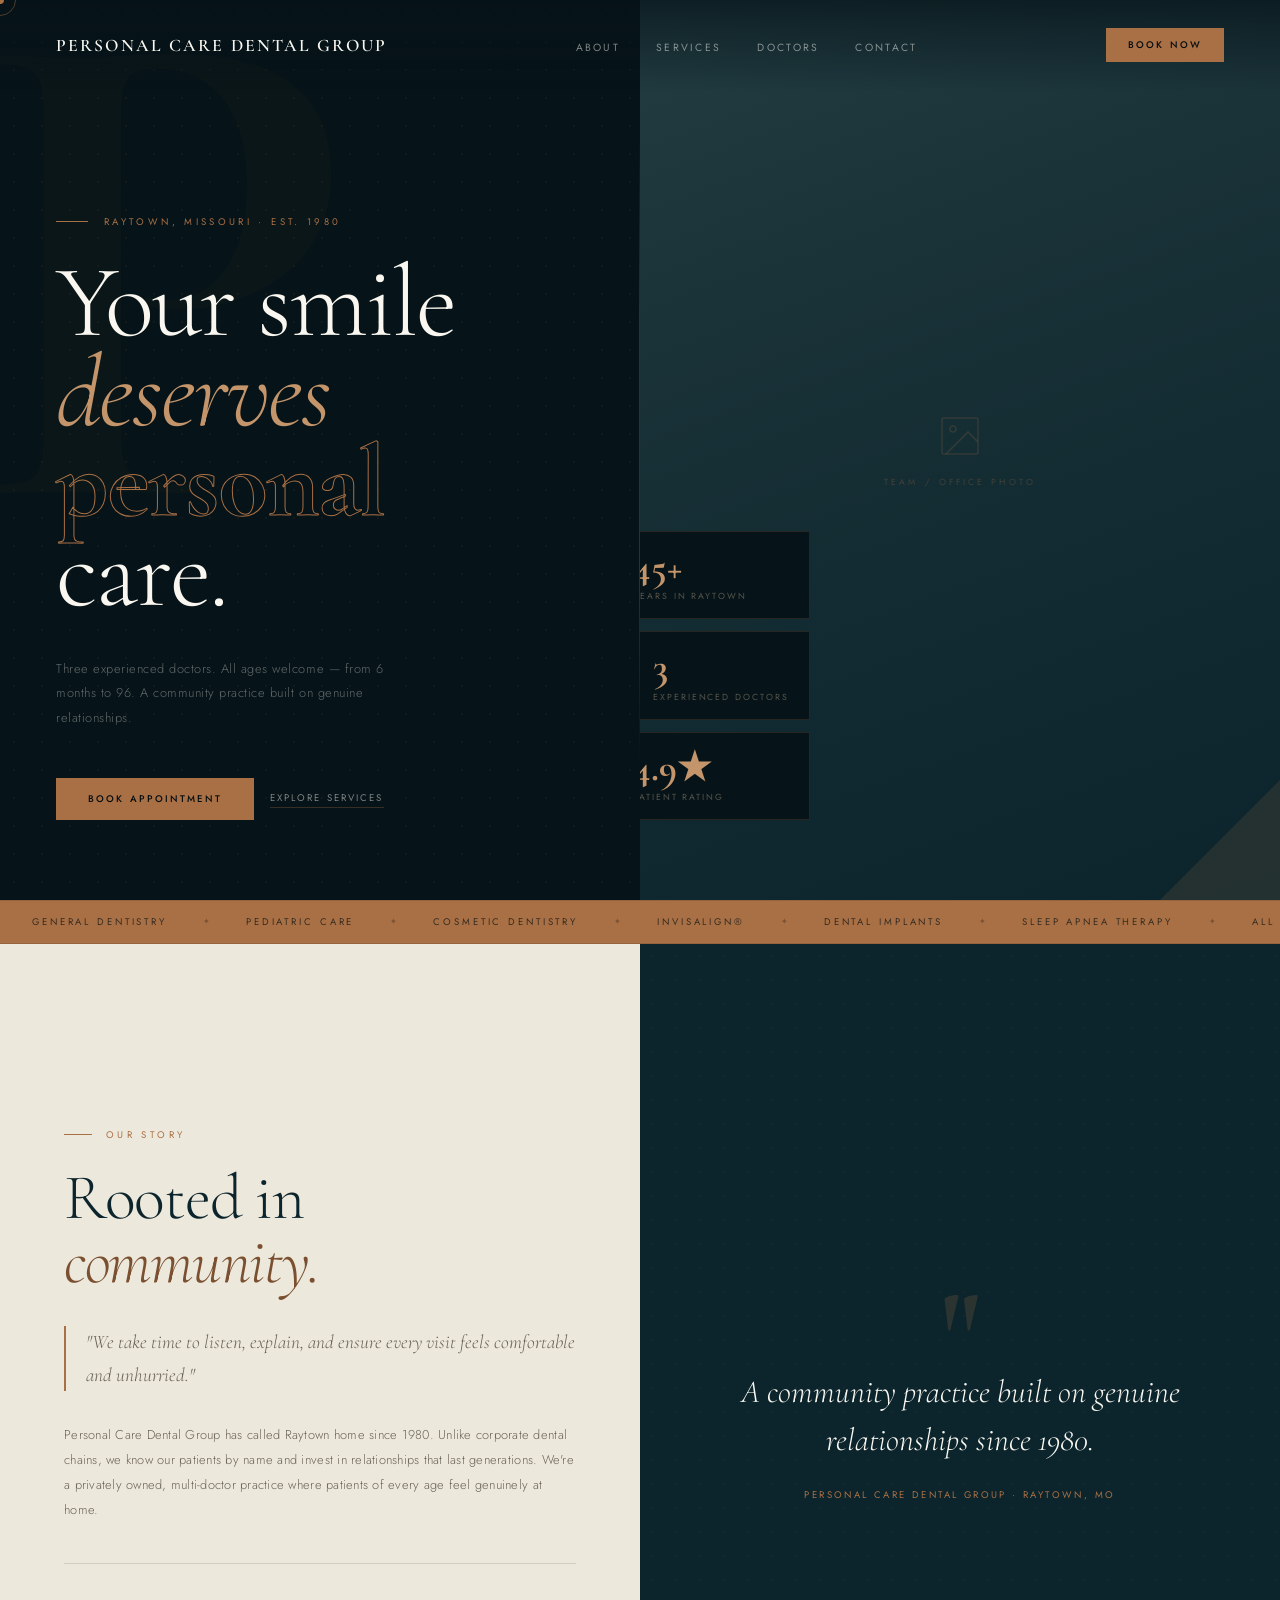
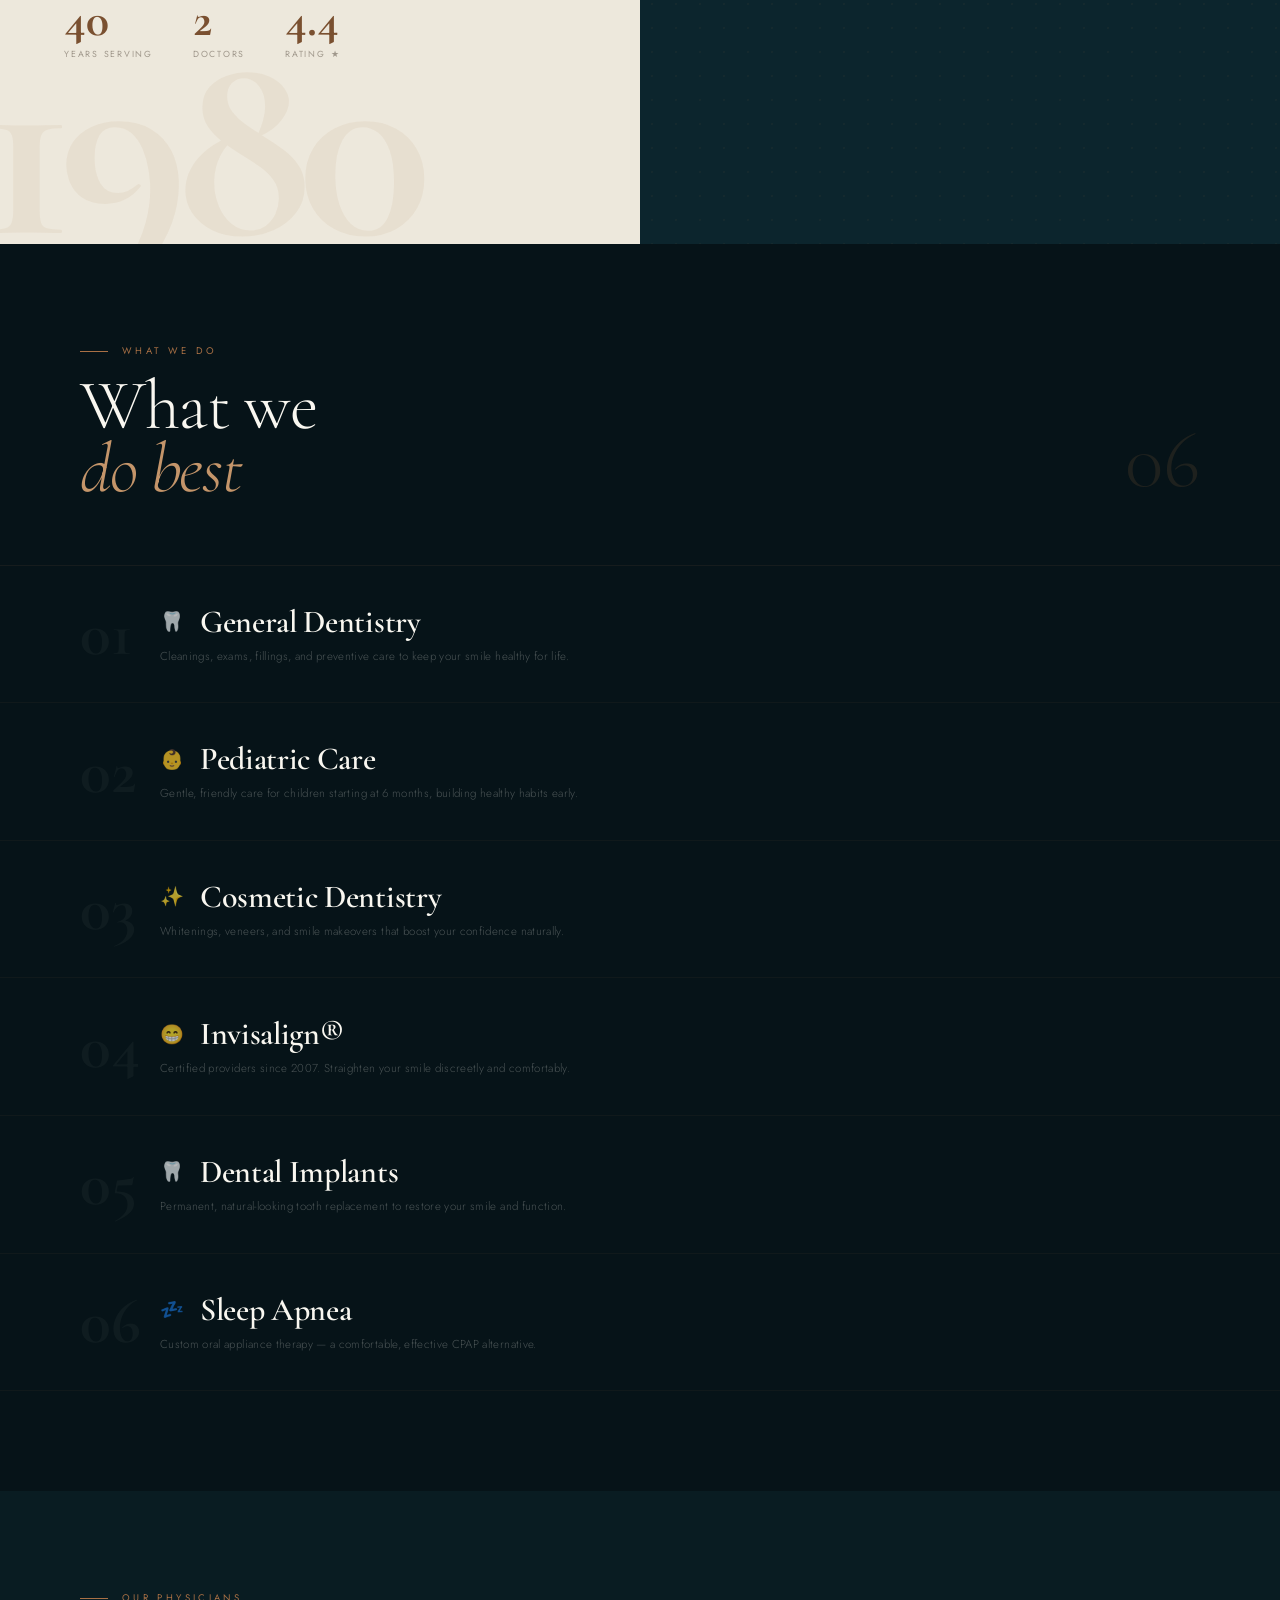
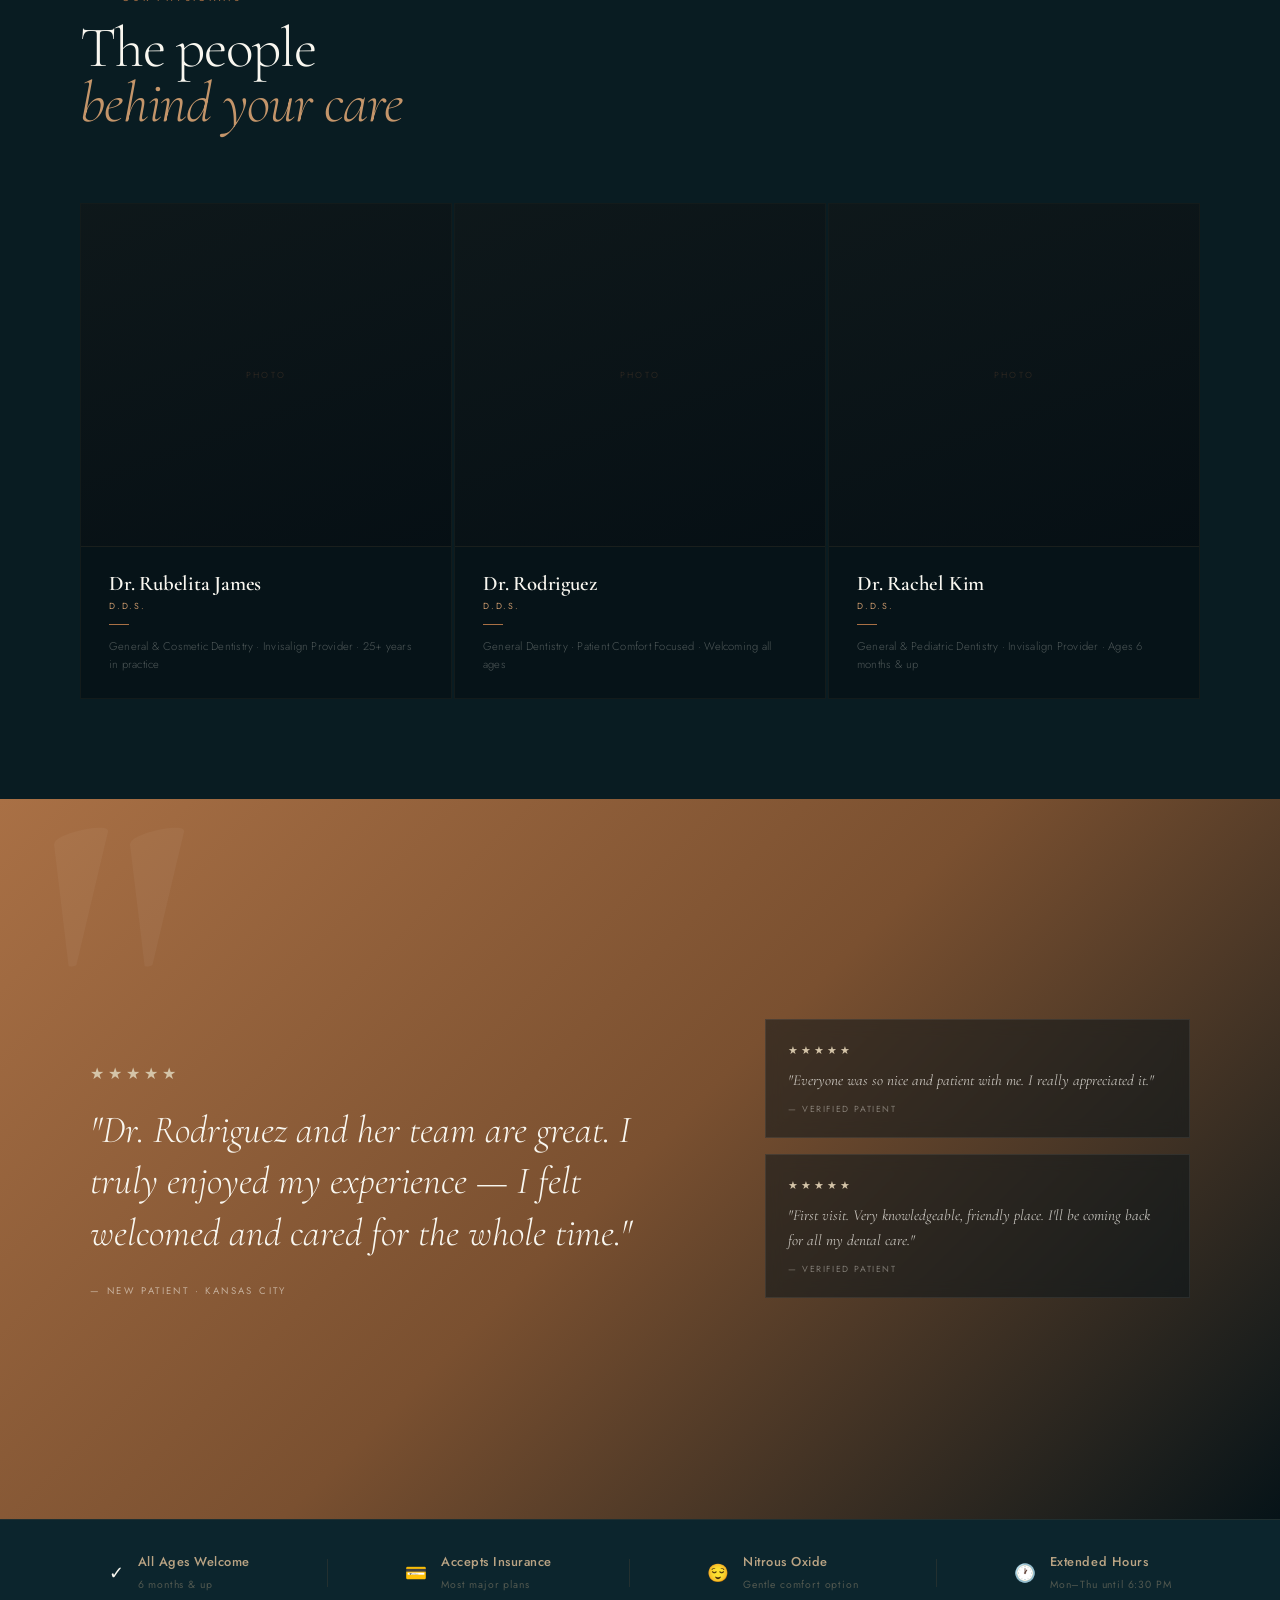
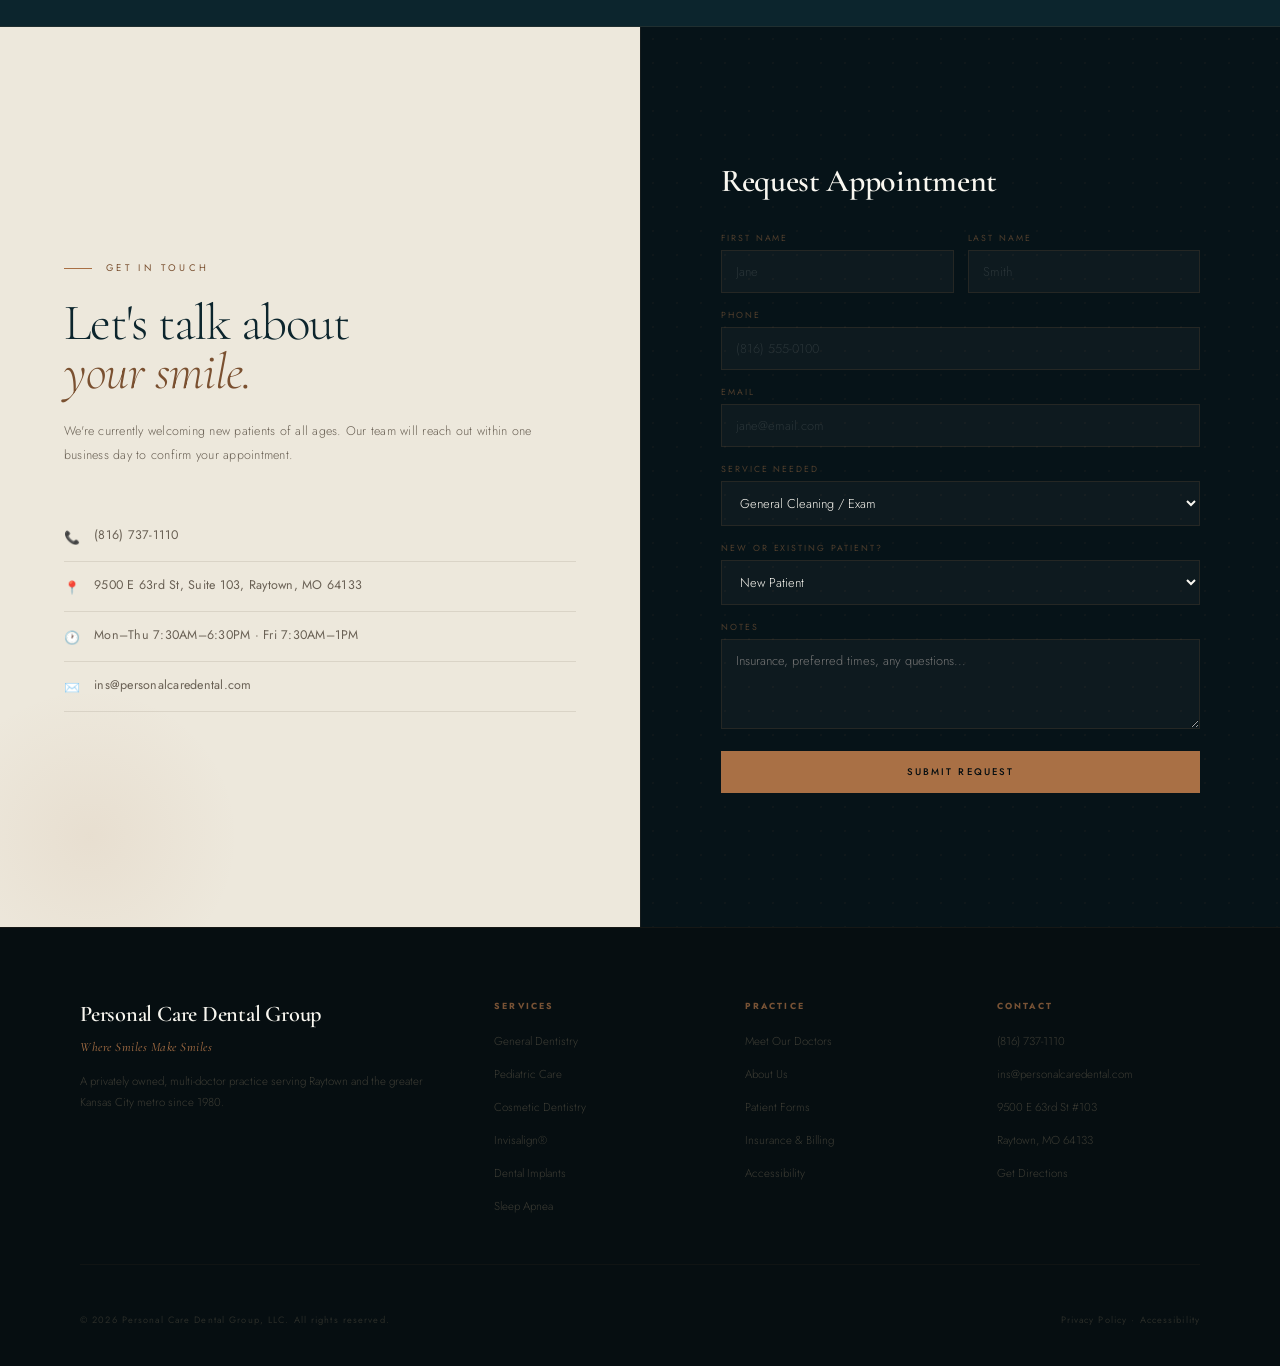
<file: inspired/ember-v3.html>
<!DOCTYPE html>
<html lang="en">
<head>
  <meta charset="UTF-8"/>
  <meta name="viewport" content="width=device-width, initial-scale=1.0"/>
  <title>Personal Care Dental Group · Raytown, MO</title>
  <link rel="preconnect" href="https://fonts.googleapis.com">
  <link href="https://fonts.googleapis.com/css2?family=Cormorant+Garamond:ital,wght@0,300;0,400;0,600;0,700;1,300;1,400;1,600;1,700&family=Jost:wght@200;300;400;500;600&display=swap" rel="stylesheet">
  <style>

    /* ════════════════════════════════════════
       EMBER — Personal Care Dental Group
       Cinematic · Luxury · Personal
    ════════════════════════════════════════ */
    :root {
      --bb:      #0C252D;
      --bb2:     #091C22;
      --bb3:     #061318;
      --amber:   #A97045;
      --amlt:    #C4956A;
      --amdk:    #7A5030;
      --sand:    #BAA484;
      --sandlt:  #D4C4A8;
      --milk:    #F9F7F0;
      --milkdk:  #EDE8DC;
      --ink:     #060E11;
      --stone:   #6A6155;
    }

    *, *::before, *::after { box-sizing: border-box; margin: 0; padding: 0; }
    html { scroll-behavior: smooth; }

    body {
      font-family: 'Jost', sans-serif;
      background: var(--bb3);
      color: var(--milk);
      overflow-x: hidden;
      cursor: none;
    }

    /* ── CURSOR ── */
    #cur {
      position: fixed; z-index: 9999; pointer-events: none;
      width: 8px; height: 8px; border-radius: 50%;
      background: var(--amber);
      transform: translate(-50%,-50%);
      transition: width .25s, height .25s, opacity .25s;
    }

    #cur-ring {
      position: fixed; z-index: 9998; pointer-events: none;
      width: 32px; height: 32px; border-radius: 50%;
      border: 1px solid rgba(169,112,69,0.45);
      transform: translate(-50%,-50%);
      transition: all .5s cubic-bezier(.16,1,.3,1);
    }

    body.hovering #cur { width: 4px; height: 4px; }
    body.hovering #cur-ring { width: 52px; height: 52px; border-color: var(--amlt); }

    /* ── PROGRESS BAR ── */
    #prog {
      position: fixed; top: 0; left: 0; height: 1px; z-index: 3000;
      background: var(--amber); width: 0; transition: width .1s linear;
    }

    /* ── NAV ── */
    nav {
      position: fixed; top: 0; left: 0; right: 0; z-index: 500;
      display: flex; align-items: center; justify-content: space-between;
      padding: 28px 56px;
      mix-blend-mode: normal;
    }

    nav::before {
      content: '';
      position: absolute; inset: 0;
      background: linear-gradient(180deg, rgba(6,19,24,0.7) 0%, transparent 100%);
      pointer-events: none;
    }

    .nav-brand {
      position: relative; z-index: 1;
      font-family: 'Cormorant Garamond', serif;
      font-size: 1.1rem; font-weight: 600; letter-spacing: .12em;
      color: var(--milk); text-decoration: none; text-transform: uppercase;
    }

    .nav-links {
      position: relative; z-index: 1;
      display: flex; gap: 36px; list-style: none;
    }

    .nav-links a {
      font-size: .65rem; font-weight: 400; letter-spacing: .22em;
      text-transform: uppercase; color: rgba(249,247,240,0.5);
      text-decoration: none; transition: color .3s ease; cursor: none;
    }

    .nav-links a:hover { color: var(--amlt); }

    .nav-cta {
      position: relative; z-index: 1;
      font-size: .6rem; font-weight: 500; letter-spacing: .22em;
      text-transform: uppercase; color: var(--ink);
      text-decoration: none; cursor: none;
      background: var(--amber);
      padding: 10px 22px;
      transition: all .3s ease;
    }

    .nav-cta:hover { background: var(--amlt); }

    /* ════════════════════════════════════════
       SECTION 01 — HERO
       Full bleed, split reveal
    ════════════════════════════════════════ */
    .s-hero {
      min-height: 100vh;
      display: grid;
      grid-template-columns: 1fr 1fr;
      position: relative;
    }

    .hero-left {
      background: var(--bb3);
      display: flex; flex-direction: column;
      justify-content: flex-end;
      padding: 120px 56px 80px;
      position: relative; overflow: hidden;
    }

    /* Dot grid texture */
    .hero-left::before {
      content: '';
      position: absolute; inset: 0;
      background-image: radial-gradient(rgba(169,112,69,0.07) 1px, transparent 1px);
      background-size: 28px 28px;
      pointer-events: none;
    }

    /* Amber vertical accent line */
    .hero-left::after {
      content: '';
      position: absolute; right: 0; top: 15%; bottom: 15%;
      width: 1px;
      background: linear-gradient(180deg, transparent 0%, var(--amber) 30%, var(--amber) 70%, transparent 100%);
      opacity: .3;
    }

    .hero-eyebrow {
      font-size: .6rem; font-weight: 400; letter-spacing: .35em;
      text-transform: uppercase; color: var(--amber);
      margin-bottom: 28px; position: relative; z-index: 1;
      display: flex; align-items: center; gap: 16px;
    }

    .hero-eyebrow::before {
      content: '';
      width: 32px; height: 1px; background: var(--amber); display: block;
    }

    .hero-h1 {
      font-family: 'Cormorant Garamond', serif;
      font-size: clamp(64px, 8vw, 130px);
      font-weight: 300; line-height: .88;
      color: var(--milk); letter-spacing: -.02em;
      margin-bottom: 40px; position: relative; z-index: 1;
    }

    .hero-h1 em {
      font-style: italic; font-weight: 300;
      color: var(--amlt); display: block;
    }

    .hero-h1 strong {
      font-weight: 700; display: block;
      -webkit-text-stroke: 1px var(--amber);
      color: transparent;
    }

    .hero-sub {
      font-size: .8rem; font-weight: 300; line-height: 1.9;
      color: rgba(249,247,240,0.38); max-width: 340px;
      margin-bottom: 48px; position: relative; z-index: 1;
      letter-spacing: .04em;
    }

    .hero-actions {
      display: flex; gap: 16px; align-items: center;
      position: relative; z-index: 1;
    }

    .btn-fill {
      font-size: .6rem; font-weight: 500; letter-spacing: .22em;
      text-transform: uppercase; color: var(--ink);
      text-decoration: none; cursor: none;
      background: var(--amber);
      padding: 14px 32px;
      transition: all .35s ease;
      position: relative; overflow: hidden;
    }

    .btn-fill::before {
      content: '';
      position: absolute; inset: 0;
      background: var(--amlt);
      transform: translateX(-101%);
      transition: transform .35s ease;
    }

    .btn-fill:hover::before { transform: translateX(0); }
    .btn-fill span { position: relative; z-index: 1; }

    .btn-line {
      font-size: .6rem; font-weight: 400; letter-spacing: .22em;
      text-transform: uppercase; color: rgba(249,247,240,0.5);
      text-decoration: none; cursor: none;
      border-bottom: 1px solid rgba(169,112,69,0.3);
      padding-bottom: 2px;
      transition: all .3s ease;
    }

    .btn-line:hover { color: var(--amlt); border-color: var(--amlt); }

    /* Hero right — full bleed image area */
    .hero-right {
      position: relative; overflow: hidden;
      background: linear-gradient(160deg, #1A3A42 0%, #0C252D 100%);
    }

    .hero-right-inner {
      position: absolute; inset: 0;
      display: flex; align-items: center; justify-content: center;
      flex-direction: column; gap: 12px;
    }

    .hero-img-placeholder {
      width: 100%; height: 100%;
      background: linear-gradient(160deg, rgba(169,112,69,0.06) 0%, rgba(12,37,45,0.8) 100%);
      display: flex; align-items: center; justify-content: center; flex-direction: column; gap: 16px;
    }

    .hero-img-label {
      font-size: .55rem; letter-spacing: .35em; text-transform: uppercase;
      color: rgba(169,112,69,0.3);
    }

    /* Floating stat cards */
    .hero-stats {
      position: absolute; left: -28px; bottom: 80px;
      display: flex; flex-direction: column; gap: 12px; z-index: 2;
    }

    .stat-card {
      background: rgba(6,19,24,0.92);
      border: 1px solid rgba(169,112,69,0.2);
      backdrop-filter: blur(12px);
      padding: 16px 20px;
      animation: floatUp 6s ease-in-out infinite;
    }

    .stat-card:nth-child(2) { animation-delay: 2s; margin-left: 20px; }
    .stat-card:nth-child(3) { animation-delay: 4s; }

    @keyframes floatUp {
      0%,100% { transform: translateY(0); }
      50% { transform: translateY(-6px); }
    }

    .stat-num {
      font-family: 'Cormorant Garamond', serif;
      font-size: 2.4rem; font-weight: 700; color: var(--amlt);
      line-height: 1;
    }

    .stat-lbl {
      font-size: .55rem; letter-spacing: .22em; text-transform: uppercase;
      color: rgba(186,164,132,0.45); margin-top: 4px;
    }

    /* Amber corner accent */
    .hero-corner {
      position: absolute; bottom: 0; right: 0;
      width: 120px; height: 120px;
      background: var(--amber);
      clip-path: polygon(100% 0, 100% 100%, 0 100%);
      opacity: .15;
    }

    /* ════════════════════════════════════════
       SECTION 02 — MARQUEE
    ════════════════════════════════════════ */
    .s-marquee {
      background: var(--amber);
      padding: 14px 0; overflow: hidden;
      border-top: 1px solid rgba(122,80,48,0.4);
      border-bottom: 1px solid rgba(122,80,48,0.4);
    }

    .m-track { display: flex; white-space: nowrap; animation: mscroll 45s linear infinite; }
    .s-marquee:hover .m-track { animation-play-state: paused; }

    .m-item {
      font-size: .6rem; font-weight: 400; letter-spacing: .3em;
      text-transform: uppercase; color: rgba(6,14,17,0.7);
      padding: 0 32px; flex-shrink: 0;
    }

    .m-sep { color: rgba(6,14,17,0.3); padding: 0 4px; font-size: .5rem; }

    @keyframes mscroll { from{transform:translateX(0)} to{transform:translateX(-50%)} }

    /* ════════════════════════════════════════
       SECTION 03 — ABOUT
       Full bleed editorial
    ════════════════════════════════════════ */
    .s-about {
      min-height: 100vh;
      display: grid; grid-template-columns: 1fr 1fr;
      background: var(--milk);
      color: var(--bb);
    }

    .about-left {
      background: var(--milkdk);
      display: flex; align-items: center; justify-content: center;
      padding: 100px 64px; position: relative; overflow: hidden;
    }

    /* Large decorative year */
    .about-year-bg {
      position: absolute;
      font-family: 'Cormorant Garamond', serif;
      font-size: 280px; font-weight: 700; line-height: 1;
      color: rgba(169,112,69,0.08);
      letter-spacing: -.05em;
      bottom: -40px; left: -20px;
      pointer-events: none; user-select: none;
    }

    .about-left-content { position: relative; z-index: 1; }

    .about-eyebrow {
      font-size: .6rem; font-weight: 400; letter-spacing: .35em;
      text-transform: uppercase; color: var(--amber);
      margin-bottom: 24px; display: flex; align-items: center; gap: 14px;
    }

    .about-eyebrow::before { content: ''; width: 28px; height: 1px; background: var(--amber); display: block; }

    .about-h2 {
      font-family: 'Cormorant Garamond', serif;
      font-size: clamp(40px, 5vw, 80px);
      font-weight: 300; line-height: 1.0;
      color: var(--bb); letter-spacing: -.02em;
      margin-bottom: 32px;
    }

    .about-h2 em { font-style: italic; color: var(--amdk); }

    .about-pull {
      font-family: 'Cormorant Garamond', serif;
      font-size: 1.2rem; font-style: italic; font-weight: 300;
      line-height: 1.7; color: var(--stone);
      border-left: 2px solid var(--amber);
      padding-left: 20px; margin-bottom: 32px;
    }

    .about-body {
      font-size: .8rem; font-weight: 300; line-height: 1.95;
      color: var(--stone); letter-spacing: .02em;
    }

    .about-facts {
      display: flex; gap: 40px; margin-top: 40px;
      padding-top: 32px; border-top: 1px solid rgba(106,97,85,0.2);
    }

    .fact-num {
      font-family: 'Cormorant Garamond', serif;
      font-size: 3rem; font-weight: 700; color: var(--amdk); line-height: 1;
    }

    .fact-lbl {
      font-size: .55rem; letter-spacing: .2em; text-transform: uppercase;
      color: rgba(106,97,85,0.6); margin-top: 4px;
    }

    .about-right {
      background: var(--bb);
      display: flex; align-items: center; justify-content: center;
      padding: 100px 64px; position: relative; overflow: hidden;
    }

    .about-right::before {
      content: '';
      position: absolute; inset: 0;
      background-image: radial-gradient(rgba(169,112,69,0.06) 1px, transparent 1px);
      background-size: 24px 24px;
    }

    .about-right-quote {
      position: relative; z-index: 1; text-align: center;
    }

    .about-big-q {
      font-family: 'Cormorant Garamond', serif;
      font-size: 8rem; font-weight: 700; line-height: .8;
      color: var(--amber); opacity: .2; display: block; margin-bottom: -20px;
    }

    .about-quote-text {
      font-family: 'Cormorant Garamond', serif;
      font-size: clamp(1.4rem, 2.5vw, 2.2rem);
      font-weight: 300; font-style: italic;
      line-height: 1.5; color: var(--milk);
    }

    .about-quote-attr {
      font-size: .6rem; letter-spacing: .25em; text-transform: uppercase;
      color: var(--amber); margin-top: 24px; display: block;
    }

    /* ════════════════════════════════════════
       SECTION 04 — SERVICES
       Full-width editorial list
    ════════════════════════════════════════ */
    .s-services {
      background: var(--bb3);
      padding: 100px 0;
      position: relative;
    }

    .svc-header {
      padding: 0 80px 64px;
      display: flex; justify-content: space-between; align-items: flex-end;
      border-bottom: 1px solid rgba(169,112,69,0.1);
    }

    .svc-eyebrow {
      font-size: .6rem; letter-spacing: .35em; text-transform: uppercase;
      color: var(--amber); margin-bottom: 16px;
      display: flex; align-items: center; gap: 14px;
    }

    .svc-eyebrow::before { content: ''; width: 28px; height: 1px; background: var(--amber); display: block; }

    .svc-h2 {
      font-family: 'Cormorant Garamond', serif;
      font-size: clamp(40px, 5.5vw, 88px);
      font-weight: 300; line-height: .9;
      color: var(--milk); letter-spacing: -.02em;
    }

    .svc-h2 em { font-style: italic; color: var(--amlt); }

    .svc-count {
      font-family: 'Cormorant Garamond', serif;
      font-size: 5rem; font-weight: 300;
      color: rgba(169,112,69,0.15); line-height: 1;
    }

    /* Service rows — hover floods background */
    .svc-row {
      display: grid;
      grid-template-columns: 80px 1fr auto;
      align-items: center;
      padding: 36px 80px;
      border-bottom: 1px solid rgba(169,112,69,0.06);
      cursor: none;
      position: relative;
      transition: background .5s ease;
      overflow: hidden;
    }

    .svc-row::before {
      content: '';
      position: absolute; left: 0; top: 0; bottom: 0;
      width: 0;
      background: linear-gradient(135deg, var(--amber), var(--amdk));
      transition: width .5s cubic-bezier(.16,1,.3,1);
    }

    .svc-row:hover::before { width: 3px; }
    .svc-row:hover { background: rgba(169,112,69,0.04); }
    .svc-row:hover .svc-num { opacity: .12; color: var(--amlt); }
    .svc-row:hover .svc-name { color: var(--amlt); transform: translateX(8px); }
    .svc-row:hover .svc-arrow { opacity: 1; transform: translateX(0); }

    .svc-num {
      font-family: 'Cormorant Garamond', serif;
      font-size: 4rem; font-weight: 700;
      color: rgba(249,247,240,0.04);
      line-height: 1; transition: all .4s ease;
      position: relative; z-index: 1;
    }

    .svc-body { position: relative; z-index: 1; }

    .svc-name {
      font-family: 'Cormorant Garamond', serif;
      font-size: clamp(1.4rem, 2.5vw, 2.4rem);
      font-weight: 600; color: var(--milk);
      transition: color .4s ease, transform .4s ease;
      letter-spacing: -.01em;
    }

    .svc-desc {
      font-size: .72rem; font-weight: 300; line-height: 1.7;
      color: rgba(249,247,240,0.28); margin-top: 6px; letter-spacing: .03em;
    }

    .svc-icon { font-size: 1.2rem; margin-right: 16px; opacity: .7; }

    .svc-namerow { display: flex; align-items: center; }

    .svc-arrow {
      font-size: .65rem; letter-spacing: .18em; text-transform: uppercase;
      color: var(--amlt); opacity: 0; transform: translateX(-12px);
      transition: all .4s ease; position: relative; z-index: 1;
      text-decoration: none; cursor: none;
    }

    /* ════════════════════════════════════════
       SECTION 05 — DOCTORS
       Full bleed stacked
    ════════════════════════════════════════ */
    .s-doctors { background: var(--bb2); padding: 100px 80px; }

    .doc-header { margin-bottom: 72px; }

    .doc-eyebrow {
      font-size: .6rem; letter-spacing: .35em; text-transform: uppercase;
      color: var(--amber); margin-bottom: 16px;
      display: flex; align-items: center; gap: 14px;
    }

    .doc-eyebrow::before { content: ''; width: 28px; height: 1px; background: var(--amber); display: block; }

    .doc-h2 {
      font-family: 'Cormorant Garamond', serif;
      font-size: clamp(36px, 4.5vw, 72px);
      font-weight: 300; line-height: .95;
      color: var(--milk); letter-spacing: -.02em;
    }

    .doc-h2 em { font-style: italic; color: var(--amlt); }

    .doc-grid {
      display: grid; grid-template-columns: repeat(3, 1fr);
      gap: 2px;
    }

    .doc-card {
      position: relative; overflow: hidden;
      background: var(--bb3);
      cursor: none;
      aspect-ratio: 3/4;
      display: flex; flex-direction: column;
      transition: all .5s ease;
      border: 1px solid rgba(169,112,69,0.08);
    }

    .doc-card:hover { border-color: rgba(169,112,69,0.25); }

    .doc-photo-area {
      flex: 1;
      background: linear-gradient(160deg, rgba(169,112,69,0.05) 0%, rgba(6,13,18,0.6) 100%);
      display: flex; align-items: center; justify-content: center;
      position: relative; overflow: hidden;
    }

    /* Amber reveal on hover */
    .doc-photo-area::before {
      content: '';
      position: absolute; inset: 0;
      background: linear-gradient(135deg, rgba(169,112,69,0.15), transparent);
      opacity: 0; transition: opacity .5s ease;
    }

    .doc-card:hover .doc-photo-area::before { opacity: 1; }

    .doc-placeholder {
      font-size: .55rem; letter-spacing: .25em; text-transform: uppercase;
      color: rgba(169,112,69,0.2);
    }

    /* Blurb overlay */
    .doc-blurb {
      position: absolute; inset: 0;
      background: rgba(122,80,48,0.94);
      display: flex; align-items: center; justify-content: center;
      padding: 32px;
      font-family: 'Cormorant Garamond', serif;
      font-style: italic; font-size: 1.05rem; line-height: 1.65;
      color: var(--milk); text-align: center;
      opacity: 0; transition: opacity .4s ease;
    }

    .doc-card:hover .doc-blurb { opacity: 1; }

    .doc-info {
      padding: 24px 28px;
      border-top: 1px solid rgba(169,112,69,0.12);
    }

    .doc-name {
      font-family: 'Cormorant Garamond', serif;
      font-size: 1.3rem; font-weight: 600; color: var(--milk);
      letter-spacing: -.01em; margin-bottom: 4px;
    }

    .doc-cred {
      font-size: .55rem; letter-spacing: .2em; text-transform: uppercase;
      color: var(--amlt);
    }

    .doc-spec {
      font-size: .7rem; font-weight: 300; color: rgba(249,247,240,0.3);
      line-height: 1.65; margin-top: 10px; letter-spacing: .02em;
    }

    .doc-bar {
      width: 20px; height: 1px; background: var(--amber); margin: 12px 0;
    }

    /* ════════════════════════════════════════
       SECTION 06 — TESTIMONIALS
       Cinematic full bleed
    ════════════════════════════════════════ */
    .s-testi {
      min-height: 80vh;
      background: linear-gradient(135deg, var(--amber) 0%, var(--amdk) 50%, var(--bb3) 100%);
      display: flex; align-items: center; justify-content: center;
      padding: 100px 80px; position: relative; overflow: hidden;
    }

    .s-testi::before {
      content: '"';
      position: absolute; top: -60px; left: 40px;
      font-family: 'Cormorant Garamond', serif;
      font-size: 500px; font-weight: 700; line-height: 1;
      color: rgba(249,247,240,0.04); pointer-events: none;
    }

    .testi-inner {
      max-width: 1100px; width: 100%;
      display: grid; grid-template-columns: 1.4fr 1fr; gap: 80px; align-items: end;
    }

    .testi-main-quote {
      font-family: 'Cormorant Garamond', serif;
      font-size: clamp(1.6rem, 3vw, 3rem);
      font-weight: 300; font-style: italic;
      line-height: 1.35; color: var(--milk); position: relative; z-index: 1;
    }

    .testi-stars { font-size: 1rem; letter-spacing: 4px; color: var(--sandlt); margin-bottom: 20px; }
    .testi-attr { font-size: .6rem; letter-spacing: .25em; text-transform: uppercase; color: rgba(249,247,240,0.55); margin-top: 24px; }

    .testi-side { display: flex; flex-direction: column; gap: 16px; }

    .testi-card {
      background: rgba(6,19,24,0.5);
      border: 1px solid rgba(249,247,240,0.08);
      backdrop-filter: blur(8px);
      padding: 22px; cursor: none;
      transition: all .3s ease;
    }

    .testi-card:hover { background: rgba(6,19,24,0.7); border-color: rgba(249,247,240,0.15); }

    .tc-stars { font-size: .7rem; letter-spacing: 3px; color: var(--sandlt); margin-bottom: 10px; }

    .tc-text {
      font-family: 'Cormorant Garamond', serif;
      font-size: .95rem; font-style: italic;
      color: rgba(249,247,240,0.75); line-height: 1.65; margin-bottom: 10px;
    }

    .tc-attr { font-size: .55rem; letter-spacing: .18em; text-transform: uppercase; color: rgba(249,247,240,0.4); }

    /* ════════════════════════════════════════
       SECTION 07 — TRUST STRIP
    ════════════════════════════════════════ */
    .s-trust {
      background: var(--bb);
      border-top: 1px solid rgba(169,112,69,0.12);
      border-bottom: 1px solid rgba(169,112,69,0.12);
      padding: 32px 80px;
      display: flex; align-items: center; justify-content: space-around; flex-wrap: wrap; gap: 20px;
    }

    .t-item { display: flex; align-items: center; gap: 14px; }
    .t-ico { font-size: 1.1rem; }
    .t-txt strong { display: block; font-size: .8rem; color: var(--sand); font-weight: 500; letter-spacing: .04em; }
    .t-txt span { font-size: .65rem; color: rgba(186,164,132,0.4); letter-spacing: .08em; }
    .t-div { width: 1px; height: 28px; background: rgba(169,112,69,0.15); }

    /* ════════════════════════════════════════
       SECTION 08 — CONTACT
       Split screen, full bleed
    ════════════════════════════════════════ */
    .s-contact {
      display: grid; grid-template-columns: 1fr 1fr;
      min-height: 100vh;
    }

    .contact-left {
      background: var(--milkdk);
      padding: 100px 64px 80px;
      display: flex; flex-direction: column; justify-content: center;
      position: relative; overflow: hidden;
    }

    .contact-left::before {
      content: '';
      position: absolute; bottom: -60px; left: -60px;
      width: 300px; height: 300px; border-radius: 50%;
      background: radial-gradient(circle, rgba(169,112,69,0.08) 0%, transparent 70%);
    }

    .contact-eyebrow {
      font-size: .6rem; letter-spacing: .35em; text-transform: uppercase;
      color: var(--amdk); margin-bottom: 24px;
      display: flex; align-items: center; gap: 14px; position: relative; z-index: 1;
    }

    .contact-eyebrow::before { content: ''; width: 28px; height: 1px; background: var(--amber); display: block; }

    .contact-h2 {
      font-family: 'Cormorant Garamond', serif;
      font-size: clamp(36px, 4vw, 64px);
      font-weight: 300; line-height: .95;
      color: var(--bb); letter-spacing: -.02em;
      margin-bottom: 24px; position: relative; z-index: 1;
    }

    .contact-h2 em { font-style: italic; color: var(--amdk); }

    .contact-sub {
      font-size: .78rem; font-weight: 300; line-height: 1.9;
      color: var(--stone); margin-bottom: 44px; letter-spacing: .02em;
      position: relative; z-index: 1;
    }

    .contact-info { position: relative; z-index: 1; }

    .c-row {
      display: flex; align-items: flex-start; gap: 14px;
      padding: 14px 0; border-bottom: 1px solid rgba(106,97,85,0.15);
      font-size: .78rem; color: var(--stone); letter-spacing: .02em;
    }

    .c-ico { font-size: .8rem; color: var(--amber); margin-top: 2px; flex-shrink: 0; }

    .contact-right {
      background: var(--bb3);
      padding: 80px;
      display: flex; align-items: center;
      border-left: 1px solid rgba(169,112,69,0.1);
      position: relative;
    }

    .contact-right::before {
      content: '';
      position: absolute; inset: 0;
      background-image: radial-gradient(rgba(169,112,69,0.05) 1px, transparent 1px);
      background-size: 24px 24px;
      pointer-events: none;
    }

    .form-wrap { width: 100%; position: relative; z-index: 1; }

    .form-ttl {
      font-family: 'Cormorant Garamond', serif;
      font-size: 2rem; font-weight: 600; color: var(--milk);
      margin-bottom: 32px; letter-spacing: -.01em;
    }

    .form-row { margin-bottom: 16px; }

    .form-row label {
      display: block; font-size: .55rem; letter-spacing: .22em;
      text-transform: uppercase; color: rgba(169,112,69,0.45);
      margin-bottom: 6px;
    }

    .form-row input, .form-row select, .form-row textarea {
      width: 100%; padding: 11px 14px;
      background: rgba(255,255,255,0.03);
      border: 1px solid rgba(169,112,69,0.15);
      color: var(--milk);
      font-family: 'Jost', sans-serif; font-size: .8rem; font-weight: 300;
      outline: none; transition: border-color .25s; cursor: auto;
    }

    .form-row input::placeholder { color: rgba(249,247,240,0.12); }
    .form-row input:focus, .form-row select:focus, .form-row textarea:focus { border-color: var(--amber); }
    .form-row select option { background: var(--bb3); }
    .form-row textarea { height: 90px; resize: vertical; }
    .form-2c { display: grid; grid-template-columns: 1fr 1fr; gap: 14px; }

    .btn-submit {
      background: var(--amber); color: var(--ink);
      padding: 14px; width: 100%; border: none;
      font-family: 'Jost', sans-serif; font-size: .6rem;
      letter-spacing: .22em; text-transform: uppercase; font-weight: 500;
      cursor: none; transition: all .35s ease;
      position: relative; overflow: hidden;
    }

    .btn-submit::before {
      content: ''; position: absolute; inset: 0;
      background: var(--amlt); transform: translateX(-101%);
      transition: transform .35s ease;
    }

    .btn-submit:hover::before { transform: translateX(0); }
    .btn-submit span { position: relative; z-index: 1; }

    /* ════════════════════════════════════════
       FOOTER
    ════════════════════════════════════════ */
    footer {
      background: var(--ink);
      padding: 72px 80px 40px;
      border-top: 1px solid rgba(169,112,69,0.1);
    }

    .footer-top {
      display: grid; grid-template-columns: 1.8fr 1fr 1fr 1fr; gap: 48px;
      margin-bottom: 48px; padding-bottom: 48px;
      border-bottom: 1px solid rgba(169,112,69,0.06);
    }

    .f-logo {
      font-family: 'Cormorant Garamond', serif;
      font-size: 1.4rem; font-weight: 600; color: var(--milk);
      margin-bottom: 12px; letter-spacing: -.01em;
    }

    .f-tagline {
      font-family: 'Cormorant Garamond', serif;
      font-style: italic; font-size: .8rem;
      color: var(--amber); letter-spacing: .04em; margin-bottom: 16px;
    }

    footer p { font-size: .72rem; line-height: 1.85; color: rgba(186,164,132,0.3); font-weight: 300; }

    .f-col h4 {
      font-size: .55rem; letter-spacing: .25em; text-transform: uppercase;
      color: var(--amber); margin-bottom: 16px; opacity: .7;
    }

    .f-col ul { list-style: none; display: flex; flex-direction: column; gap: 10px; }
    .f-col ul a { color: rgba(186,164,132,0.3); text-decoration: none; font-size: .72rem; transition: color .2s; font-weight: 300; cursor: none; }
    .f-col ul a:hover { color: var(--amlt); }

    .footer-bot {
      display: flex; justify-content: space-between;
      font-size: .58rem; letter-spacing: .12em; color: rgba(186,164,132,0.2);
    }

    .footer-bot a { color: rgba(186,164,132,0.2); text-decoration: none; }

    /* ── BACK TO TOP ── */
    #btt {
      position: fixed; bottom: 32px; right: 32px; z-index: 500;
      width: 40px; height: 40px;
      background: var(--amber); color: var(--ink);
      border: none; cursor: none; display: flex;
      align-items: center; justify-content: center; font-size: .9rem;
      opacity: 0; transform: translateY(16px);
      transition: opacity .3s, transform .3s;
    }

    #btt.show { opacity: 1; transform: translateY(0); }
    #btt:hover { background: var(--amlt); }

    /* ── REVEAL SYSTEM ── */
    .rv { opacity: 0; transform: translateY(36px); transition: opacity 1s ease, transform 1s ease; }
    .rv.go { opacity: 1; transform: translateY(0); }
    .rv-l { opacity: 0; transform: translateX(-48px); transition: opacity 1s ease, transform 1s ease; }
    .rv-l.go { opacity: 1; transform: translateX(0); }
    .rv-r { opacity: 0; transform: translateX(48px); transition: opacity 1s ease, transform 1s ease; }
    .rv-r.go { opacity: 1; transform: translateX(0); }
    .d1{transition-delay:.15s!important} .d2{transition-delay:.3s!important} .d3{transition-delay:.45s!important}
    .d4{transition-delay:.6s!important} .d5{transition-delay:.75s!important}

    /* ── MOBILE NAV ── */
    .mob-nav {
      display: none; position: fixed; top: 0; left: 0; right: 0; z-index: 600;
      background: rgba(6,14,17,0.95);
      border-bottom: 1px solid rgba(169,112,69,0.15);
      padding: 18px 24px; align-items: center; justify-content: space-between;
      backdrop-filter: blur(12px);
    }

    .mob-brand {
      font-family: 'Cormorant Garamond', serif;
      font-size: .95rem; font-weight: 600; color: var(--milk); letter-spacing: .08em;
    }

    .mob-ham { background: none; border: none; cursor: pointer; padding: 4px; }
    .mob-ham span { display: block; width: 22px; height: 1px; background: var(--amlt); margin: 6px 0; transition: all .3s; }
    .mob-ham.open span:nth-child(1) { transform: translateY(7px) rotate(45deg); }
    .mob-ham.open span:nth-child(2) { opacity: 0; }
    .mob-ham.open span:nth-child(3) { transform: translateY(-7px) rotate(-45deg); }

    .mob-menu {
      display: none; position: fixed; inset: 0; z-index: 550;
      background: var(--bb3); flex-direction: column; align-items: center; justify-content: center; gap: 36px;
    }

    .mob-menu.open { display: flex; }
    .mob-menu a { font-family: 'Cormorant Garamond', serif; font-size: 2.4rem; font-weight: 300; color: var(--milk); text-decoration: none; transition: color .2s; }
    .mob-menu a:hover { color: var(--amlt); }
    .mob-menu .mob-cta { font-family: 'Jost', sans-serif; font-size: .65rem; letter-spacing: .22em; text-transform: uppercase; background: var(--amber); color: var(--ink); padding: 14px 36px; font-weight: 500; font-size: .65rem; }
    .mob-x { position: absolute; top: 24px; right: 28px; background: none; border: none; font-size: 1.4rem; color: var(--milk); cursor: pointer; }

    .mob-bar {
      display: none; position: fixed; bottom: 0; left: 0; right: 0; z-index: 99;
      background: rgba(6,14,17,0.95); border-top: 1px solid rgba(169,112,69,0.12);
      backdrop-filter: blur(8px);
    }

    .mob-bar-i { display: flex; }
    .mob-bar a { display: flex; align-items: center; justify-content: center; gap: 8px; color: var(--milk); text-decoration: none; font-size: .72rem; font-weight: 400; padding: 16px; width: 50%; letter-spacing: .08em; }
    .mob-bar a.fill { background: var(--amber); color: var(--ink); font-weight: 500; }

    @media (max-width: 960px) {
      body { cursor: auto; }
      #cur, #cur-ring { display: none; }
      nav { display: none; }
      .mob-nav { display: flex; }

      .s-hero { grid-template-columns: 1fr; min-height: auto; padding-top: 80px; }
      .hero-right { display: none; }
      .hero-left { padding: 80px 24px 60px; }
      .hero-stats { position: static; margin-top: 32px; flex-direction: row; flex-wrap: wrap; gap: 12px; }

      .s-about { grid-template-columns: 1fr; }
      .about-right { min-height: 300px; padding: 60px 24px; }
      .about-left { padding: 72px 24px; }

      .svc-header { padding: 0 24px 40px; flex-direction: column; align-items: flex-start; gap: 16px; }
      .svc-row { grid-template-columns: 56px 1fr; padding: 20px 24px; }
      .svc-desc, .svc-arrow { display: none; }
      .svc-num { font-size: 2.4rem; }

      .s-doctors { padding: 72px 24px; }
      .doc-grid { grid-template-columns: 1fr; }

      .s-testi { padding: 80px 24px; min-height: auto; }
      .testi-inner { grid-template-columns: 1fr; gap: 40px; }

      .s-trust { padding: 24px; gap: 16px; }
      .t-div { display: none; }

      .s-contact { grid-template-columns: 1fr; }
      .contact-left { padding: 72px 24px 48px; }
      .contact-right { padding: 48px 24px 100px; }
      .form-2c { grid-template-columns: 1fr; gap: 0; }

      footer { padding: 48px 24px 100px; }
      .footer-top { grid-template-columns: 1fr 1fr; gap: 28px; }
      .footer-bot { flex-direction: column; gap: 8px; }
      .mob-bar { display: block; }
      #btt { bottom: 80px; right: 16px; }
    }

    @media (max-width: 520px) {
      .hero-h1 { font-size: 3rem; }
      .footer-top { grid-template-columns: 1fr; }
    }
  </style>
</head>

<body>

  <div id="cur"></div>
  <div id="cur-ring"></div>
  <div id="prog"></div>
  <button id="btt" onclick="window.scrollTo({top:0,behavior:'smooth'})">↑</button>

  <!-- NAV -->
  <nav>
    <a href="#" class="nav-brand">Personal Care Dental Group</a>
    <ul class="nav-links">
      <li><a href="#about">About</a></li>
      <li><a href="#services">Services</a></li>
      <li><a href="#doctors">Doctors</a></li>
      <li><a href="#contact">Contact</a></li>
    </ul>
    <a href="#contact" class="nav-cta">Book Now</a>
  </nav>

  <!-- MOBILE NAV -->
  <div class="mob-nav">
    <div class="mob-brand">Personal Care Dental Group</div>
    <button class="mob-ham" id="mobHam" onclick="togMenu()"><span></span><span></span><span></span></button>
  </div>
  <div class="mob-menu" id="mobMenu">
    <button class="mob-x" onclick="togMenu()">✕</button>
    <a href="#about" onclick="togMenu()">About</a>
    <a href="#services" onclick="togMenu()">Services</a>
    <a href="#doctors" onclick="togMenu()">Doctors</a>
    <a href="#contact" onclick="togMenu()">Contact</a>
    <a href="#contact" class="mob-cta" onclick="togMenu()">Book Now</a>
  </div>
  <div class="mob-bar">
    <div class="mob-bar-i">
      <a href="tel:8167371110">📞 Call Us</a>
      <a href="#contact" class="fill">Book Now</a>
    </div>
  </div>

  <!-- ══ HERO ══ -->
  <section class="s-hero" id="home">
    <div class="hero-left">
      <div class="s1-bg-letter" style="position:absolute;top:-80px;left:-30px;font-family:'Cormorant Garamond',serif;font-size:700px;font-weight:900;line-height:1;color:rgba(169,112,69,0.025);pointer-events:none;user-select:none;">P</div>

      <div class="hero-eyebrow rv">Raytown, Missouri · Est. 1980</div>

      <h1 class="hero-h1 rv d1">
        Your smile<br>
        <em>deserves</em>
        <strong>personal</strong>
        care.
      </h1>

      <p class="hero-sub rv d2">Three experienced doctors. All ages welcome — from 6 months to 96. A community practice built on genuine relationships.</p>

      <div class="hero-actions rv d3">
        <a href="#contact" class="btn-fill"><span>Book Appointment</span></a>
        <a href="#services" class="btn-line">Explore Services</a>
      </div>
    </div>

    <div class="hero-right">
      <div class="hero-img-placeholder">
        <svg width="48" height="48" viewBox="0 0 24 24" fill="none" stroke="rgba(169,112,69,0.2)" stroke-width="0.8"><rect x="3" y="3" width="18" height="18" rx="1"/><circle cx="8.5" cy="8.5" r="1.5"/><polyline points="21 15 16 10 5 21"/></svg>
        <div class="hero-img-label">Team / Office Photo</div>
      </div>

      <div class="hero-stats">
        <div class="stat-card rv d2">
          <div class="stat-num">45+</div>
          <div class="stat-lbl">Years in Raytown</div>
        </div>
        <div class="stat-card rv d3">
          <div class="stat-num">3</div>
          <div class="stat-lbl">Experienced Doctors</div>
        </div>
        <div class="stat-card rv d4">
          <div class="stat-num">4.9★</div>
          <div class="stat-lbl">Patient Rating</div>
        </div>
      </div>

      <div class="hero-corner"></div>
    </div>
  </section>

  <!-- ══ MARQUEE ══ -->
  <div class="s-marquee">
    <div class="m-track">
      <span class="m-item">General Dentistry</span><span class="m-sep">✦</span>
      <span class="m-item">Pediatric Care</span><span class="m-sep">✦</span>
      <span class="m-item">Cosmetic Dentistry</span><span class="m-sep">✦</span>
      <span class="m-item">Invisalign®</span><span class="m-sep">✦</span>
      <span class="m-item">Dental Implants</span><span class="m-sep">✦</span>
      <span class="m-item">Sleep Apnea Therapy</span><span class="m-sep">✦</span>
      <span class="m-item">All Ages Welcome</span><span class="m-sep">✦</span>
      <span class="m-item">Est. 1980 · Raytown MO</span><span class="m-sep">✦</span>
      <span class="m-item">General Dentistry</span><span class="m-sep">✦</span>
      <span class="m-item">Pediatric Care</span><span class="m-sep">✦</span>
      <span class="m-item">Cosmetic Dentistry</span><span class="m-sep">✦</span>
      <span class="m-item">Invisalign®</span><span class="m-sep">✦</span>
      <span class="m-item">Dental Implants</span><span class="m-sep">✦</span>
      <span class="m-item">Sleep Apnea Therapy</span><span class="m-sep">✦</span>
      <span class="m-item">All Ages Welcome</span><span class="m-sep">✦</span>
      <span class="m-item">Est. 1980 · Raytown MO</span><span class="m-sep">✦</span>
    </div>
  </div>

  <!-- ══ ABOUT ══ -->
  <section class="s-about" id="about">
    <div class="about-left">
      <div class="about-year-bg">1980</div>
      <div class="about-left-content">
        <div class="about-eyebrow rv">Our Story</div>
        <h2 class="about-h2 rv d1">Rooted in<br><em>community.</em></h2>
        <div class="about-pull rv d2">"We take time to listen, explain, and ensure every visit feels comfortable and unhurried."</div>
        <p class="about-body rv d3">Personal Care Dental Group has called Raytown home since 1980. Unlike corporate dental chains, we know our patients by name and invest in relationships that last generations. We're a privately owned, multi-doctor practice where patients of every age feel genuinely at home.</p>
        <div class="about-facts rv d4">
          <div class="fact"><div class="fact-num" data-count="45">0</div><div class="fact-lbl">Years Serving</div></div>
          <div class="fact"><div class="fact-num" data-count="3">0</div><div class="fact-lbl">Doctors</div></div>
          <div class="fact"><div class="fact-num" data-target="4.9">0</div><div class="fact-lbl">Rating ★</div></div>
        </div>
      </div>
    </div>
    <div class="about-right">
      <div class="about-right-quote rv">
        <span class="about-big-q">"</span>
        <p class="about-quote-text">A community practice built on genuine relationships since 1980.</p>
        <span class="about-quote-attr">Personal Care Dental Group · Raytown, MO</span>
      </div>
    </div>
  </section>

  <!-- ══ SERVICES ══ -->
  <section class="s-services" id="services">
    <div class="svc-header">
      <div>
        <div class="svc-eyebrow rv">What We Do</div>
        <h2 class="svc-h2 rv d1">What we<br><em>do best</em></h2>
      </div>
      <div class="svc-count rv d2">06</div>
    </div>

    <div class="svc-row rv">
      <div class="svc-num">01</div>
      <div class="svc-body">
        <div class="svc-namerow"><span class="svc-icon">🦷</span><div class="svc-name">General Dentistry</div></div>
        <div class="svc-desc">Cleanings, exams, fillings, and preventive care to keep your smile healthy for life.</div>
      </div>
      <a href="#" class="svc-arrow">View →</a>
    </div>

    <div class="svc-row rv d1">
      <div class="svc-num">02</div>
      <div class="svc-body">
        <div class="svc-namerow"><span class="svc-icon">👶</span><div class="svc-name">Pediatric Care</div></div>
        <div class="svc-desc">Gentle, friendly care for children starting at 6 months, building healthy habits early.</div>
      </div>
      <a href="#" class="svc-arrow">View →</a>
    </div>

    <div class="svc-row rv d2">
      <div class="svc-num">03</div>
      <div class="svc-body">
        <div class="svc-namerow"><span class="svc-icon">✨</span><div class="svc-name">Cosmetic Dentistry</div></div>
        <div class="svc-desc">Whitenings, veneers, and smile makeovers that boost your confidence naturally.</div>
      </div>
      <a href="#" class="svc-arrow">View →</a>
    </div>

    <div class="svc-row rv d3">
      <div class="svc-num">04</div>
      <div class="svc-body">
        <div class="svc-namerow"><span class="svc-icon">😁</span><div class="svc-name">Invisalign®</div></div>
        <div class="svc-desc">Certified providers since 2007. Straighten your smile discreetly and comfortably.</div>
      </div>
      <a href="#" class="svc-arrow">View →</a>
    </div>

    <div class="svc-row rv d4">
      <div class="svc-num">05</div>
      <div class="svc-body">
        <div class="svc-namerow"><span class="svc-icon">🦷</span><div class="svc-name">Dental Implants</div></div>
        <div class="svc-desc">Permanent, natural-looking tooth replacement to restore your smile and function.</div>
      </div>
      <a href="#" class="svc-arrow">View →</a>
    </div>

    <div class="svc-row rv d5">
      <div class="svc-num">06</div>
      <div class="svc-body">
        <div class="svc-namerow"><span class="svc-icon">💤</span><div class="svc-name">Sleep Apnea</div></div>
        <div class="svc-desc">Custom oral appliance therapy — a comfortable, effective CPAP alternative.</div>
      </div>
      <a href="#" class="svc-arrow">View →</a>
    </div>
  </section>

  <!-- ══ DOCTORS ══ -->
  <section class="s-doctors" id="doctors">
    <div class="doc-header">
      <div class="doc-eyebrow rv">Our Physicians</div>
      <h2 class="doc-h2 rv d1">The people<br><em>behind your care</em></h2>
    </div>

    <div class="doc-grid">
      <div class="doc-card rv d1">
        <div class="doc-photo-area">
          <div class="doc-placeholder">Photo</div>
          <div class="doc-blurb">25+ years bringing confidence and genuine comfort to every patient she serves.</div>
        </div>
        <div class="doc-info">
          <div class="doc-name">Dr. Rubelita James</div>
          <div class="doc-cred">D.D.S.</div>
          <div class="doc-bar"></div>
          <div class="doc-spec">General & Cosmetic Dentistry · Invisalign Provider · 25+ years in practice</div>
        </div>
      </div>

      <div class="doc-card rv d2">
        <div class="doc-photo-area">
          <div class="doc-placeholder">Photo</div>
          <div class="doc-blurb">Known for her gentle touch and ability to put even the most anxious patients at ease.</div>
        </div>
        <div class="doc-info">
          <div class="doc-name">Dr. Rodriguez</div>
          <div class="doc-cred">D.D.S.</div>
          <div class="doc-bar"></div>
          <div class="doc-spec">General Dentistry · Patient Comfort Focused · Welcoming all ages</div>
        </div>
      </div>

      <div class="doc-card rv d3">
        <div class="doc-photo-area">
          <div class="doc-placeholder">Photo</div>
          <div class="doc-blurb">Passionate about pediatric care — making every child's first dental visit a great one.</div>
        </div>
        <div class="doc-info">
          <div class="doc-name">Dr. Rachel Kim</div>
          <div class="doc-cred">D.D.S.</div>
          <div class="doc-bar"></div>
          <div class="doc-spec">General & Pediatric Dentistry · Invisalign Provider · Ages 6 months & up</div>
        </div>
      </div>
    </div>
  </section>

  <!-- ══ TESTIMONIALS ══ -->
  <section class="s-testi" id="reviews">
    <div class="testi-inner">
      <div class="rv">
        <div class="testi-stars">★★★★★</div>
        <p class="testi-main-quote">"Dr. Rodriguez and her team are great. I truly enjoyed my experience — I felt welcomed and cared for the whole time."</p>
        <div class="testi-attr">— New Patient · Kansas City</div>
      </div>
      <div class="testi-side rv-r d2">
        <div class="testi-card">
          <div class="tc-stars">★★★★★</div>
          <p class="tc-text">"Everyone was so nice and patient with me. I really appreciated it."</p>
          <div class="tc-attr">— Verified Patient</div>
        </div>
        <div class="testi-card">
          <div class="tc-stars">★★★★★</div>
          <p class="tc-text">"First visit. Very knowledgeable, friendly place. I'll be coming back for all my dental care."</p>
          <div class="tc-attr">— Verified Patient</div>
        </div>
      </div>
    </div>
  </section>

  <!-- ══ TRUST ══ -->
  <div class="s-trust rv">
    <div class="t-item"><span class="t-ico">✓</span><div class="t-txt"><strong>All Ages Welcome</strong><span>6 months & up</span></div></div>
    <div class="t-div"></div>
    <div class="t-item"><span class="t-ico">💳</span><div class="t-txt"><strong>Accepts Insurance</strong><span>Most major plans</span></div></div>
    <div class="t-div"></div>
    <div class="t-item"><span class="t-ico">😌</span><div class="t-txt"><strong>Nitrous Oxide</strong><span>Gentle comfort option</span></div></div>
    <div class="t-div"></div>
    <div class="t-item"><span class="t-ico">🕐</span><div class="t-txt"><strong>Extended Hours</strong><span>Mon–Thu until 6:30 PM</span></div></div>
  </div>

  <!-- ══ CONTACT ══ -->
  <section class="s-contact" id="contact">
    <div class="contact-left">
      <div class="contact-eyebrow rv">Get In Touch</div>
      <h2 class="contact-h2 rv d1">Let's talk about<br><em>your smile.</em></h2>
      <p class="contact-sub rv d2">We're currently welcoming new patients of all ages. Our team will reach out within one business day to confirm your appointment.</p>
      <div class="contact-info rv d3">
        <div class="c-row"><span class="c-ico">📞</span>(816) 737-1110</div>
        <div class="c-row"><span class="c-ico">📍</span>9500 E 63rd St, Suite 103, Raytown, MO 64133</div>
        <div class="c-row"><span class="c-ico">🕐</span>Mon–Thu 7:30AM–6:30PM · Fri 7:30AM–1PM</div>
        <div class="c-row"><span class="c-ico">✉️</span>ins@personalcaredental.com</div>
      </div>
    </div>

    <div class="contact-right">
      <div class="form-wrap rv">
        <div class="form-ttl">Request Appointment</div>
        <div class="form-2c">
          <div class="form-row"><label>First Name</label><input type="text" placeholder="Jane"></div>
          <div class="form-row"><label>Last Name</label><input type="text" placeholder="Smith"></div>
        </div>
        <div class="form-row"><label>Phone</label><input type="tel" placeholder="(816) 555-0100"></div>
        <div class="form-row"><label>Email</label><input type="email" placeholder="jane@email.com"></div>
        <div class="form-row">
          <label>Service Needed</label>
          <select>
            <option>General Cleaning / Exam</option><option>Cosmetic Consultation</option>
            <option>Invisalign Consultation</option><option>Dental Implants</option>
            <option>Pediatric Visit</option><option>Sleep Apnea</option>
            <option>Emergency</option><option>Other</option>
          </select>
        </div>
        <div class="form-row"><label>New or Existing Patient?</label><select><option>New Patient</option><option>Existing Patient</option></select></div>
        <div class="form-row"><label>Notes</label><textarea placeholder="Insurance, preferred times, any questions..."></textarea></div>
        <button class="btn-submit"><span>Submit Request</span></button>
      </div>
    </div>
  </section>

  <!-- ══ FOOTER ══ -->
  <footer>
    <div class="footer-top">
      <div>
        <div class="f-logo">Personal Care Dental Group</div>
        <div class="f-tagline">Where Smiles Make Smiles</div>
        <p>A privately owned, multi-doctor practice serving Raytown and the greater Kansas City metro since 1980.</p>
      </div>
      <div class="f-col"><h4>Services</h4><ul><li><a href="#">General Dentistry</a></li><li><a href="#">Pediatric Care</a></li><li><a href="#">Cosmetic Dentistry</a></li><li><a href="#">Invisalign®</a></li><li><a href="#">Dental Implants</a></li><li><a href="#">Sleep Apnea</a></li></ul></div>
      <div class="f-col"><h4>Practice</h4><ul><li><a href="#">Meet Our Doctors</a></li><li><a href="#">About Us</a></li><li><a href="#">Patient Forms</a></li><li><a href="#">Insurance & Billing</a></li><li><a href="#">Accessibility</a></li></ul></div>
      <div class="f-col"><h4>Contact</h4><ul><li><a href="#">(816) 737-1110</a></li><li><a href="#">ins@personalcaredental.com</a></li><li><a href="#">9500 E 63rd St #103</a></li><li><a href="#">Raytown, MO 64133</a></li><li><a href="#">Get Directions</a></li></ul></div>
    </div>
    <div class="footer-bot">
      <span>© 2026 Personal Care Dental Group, LLC. All rights reserved.</span>
      <span><a href="#">Privacy Policy</a> · <a href="#">Accessibility</a></span>
    </div>
  </footer>

  <script>
    /* Cursor */
    const cur = document.getElementById('cur');
    const ring = document.getElementById('cur-ring');
    let mx=0,my=0,rx=0,ry=0;
    document.addEventListener('mousemove', e => { mx=e.clientX; my=e.clientY; });
    (function animC(){
      cur.style.left=mx+'px'; cur.style.top=my+'px';
      rx+=(mx-rx)*.1; ry+=(my-ry)*.1;
      ring.style.left=rx+'px'; ring.style.top=ry+'px';
      requestAnimationFrame(animC);
    })();
    document.querySelectorAll('a,button,.svc-row,.doc-card,.testi-card').forEach(el=>{
      el.addEventListener('mouseenter',()=>document.body.classList.add('hovering'));
      el.addEventListener('mouseleave',()=>document.body.classList.remove('hovering'));
    });

    /* Progress bar */
    const prog = document.getElementById('prog');
    const btt = document.getElementById('btt');
    window.addEventListener('scroll',()=>{
      const st=window.scrollY;
      const dh=document.documentElement.scrollHeight-window.innerHeight;
      prog.style.width=(st/dh*100)+'%';
      btt.classList.toggle('show',st>400);
    },{passive:true});

    /* Mobile menu */
    function togMenu(){
      const m=document.getElementById('mobMenu');
      const h=document.getElementById('mobHam');
      m.classList.toggle('open');
      h.classList.toggle('open');
      document.body.style.overflow=m.classList.contains('open')?'hidden':'';
    }

    /* Reveal */
    document.querySelectorAll('.rv,.rv-l,.rv-r').forEach(el=>
      new IntersectionObserver((entries)=>{
        entries.forEach(e=>{ if(e.isIntersecting) e.target.classList.add('go'); });
      },{threshold:0.1}).observe(el)
    );

    /* Counters */
    function animNum(el){
      const isFloat=el.dataset.target!==undefined;
      const target=parseFloat(el.dataset.count||el.dataset.target);
      const dur=1800; const start=performance.now();
      const update=now=>{
        const p=Math.min((now-start)/dur,1);
        const ease=1-Math.pow(1-p,3);
        el.textContent=isFloat?(target*ease).toFixed(1):Math.floor(target*ease);
        if(p<1) requestAnimationFrame(update);
        else el.textContent=isFloat?target.toFixed(1)+'★':target+'+';
      };
      requestAnimationFrame(update);
    }
    document.querySelectorAll('[data-count],[data-target]').forEach(el=>{
      new IntersectionObserver((entries)=>{
        entries.forEach(e=>{ if(e.isIntersecting) animNum(e.target); });
      },{threshold:0.5}).observe(el);
    });

    /* Magnetic buttons */
    document.querySelectorAll('.btn-fill,.btn-submit,.nav-cta').forEach(btn=>{
      btn.addEventListener('mousemove',e=>{
        const r=btn.getBoundingClientRect();
        btn.style.transform=`translate(${(e.clientX-(r.left+r.width/2))*.1}px,${(e.clientY-(r.top+r.height/2))*.1}px)`;
      });
      btn.addEventListener('mouseleave',()=>btn.style.transform='');
    });
  </script>
</body>
</html>
</file>
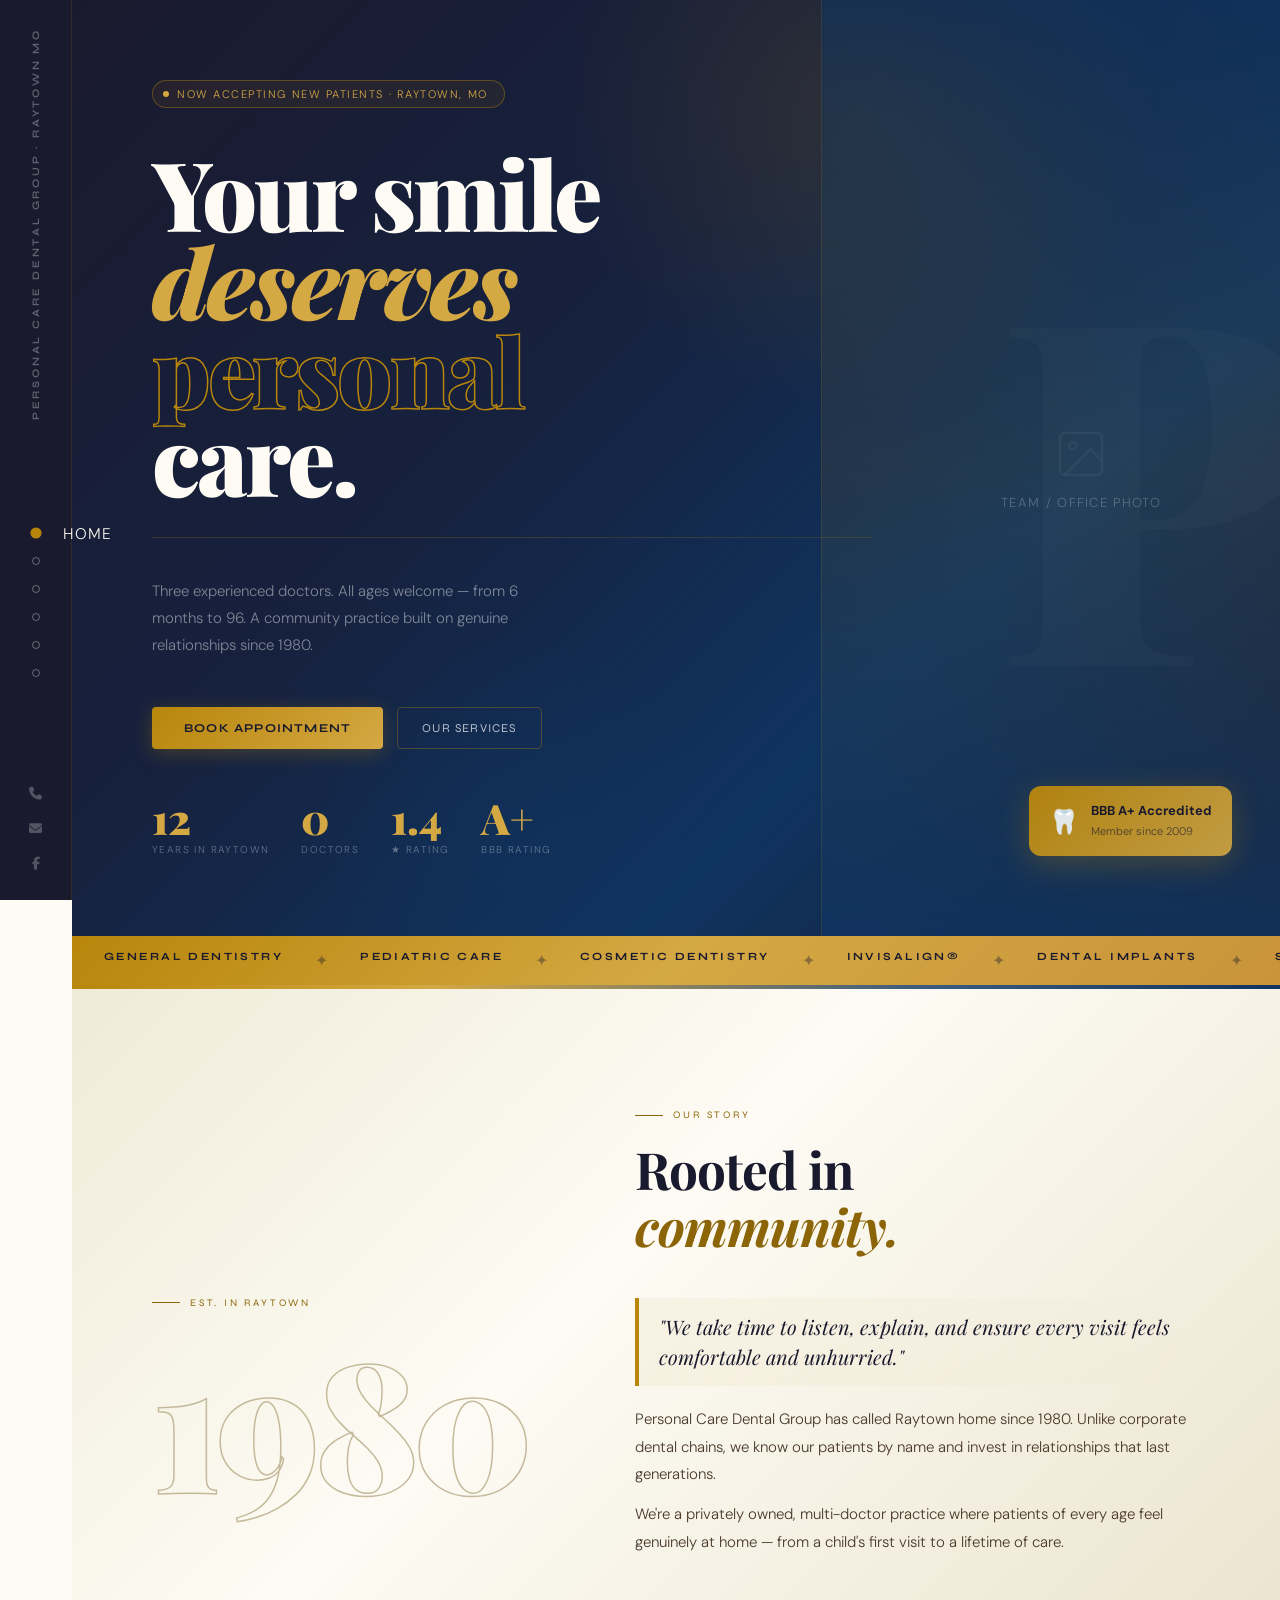
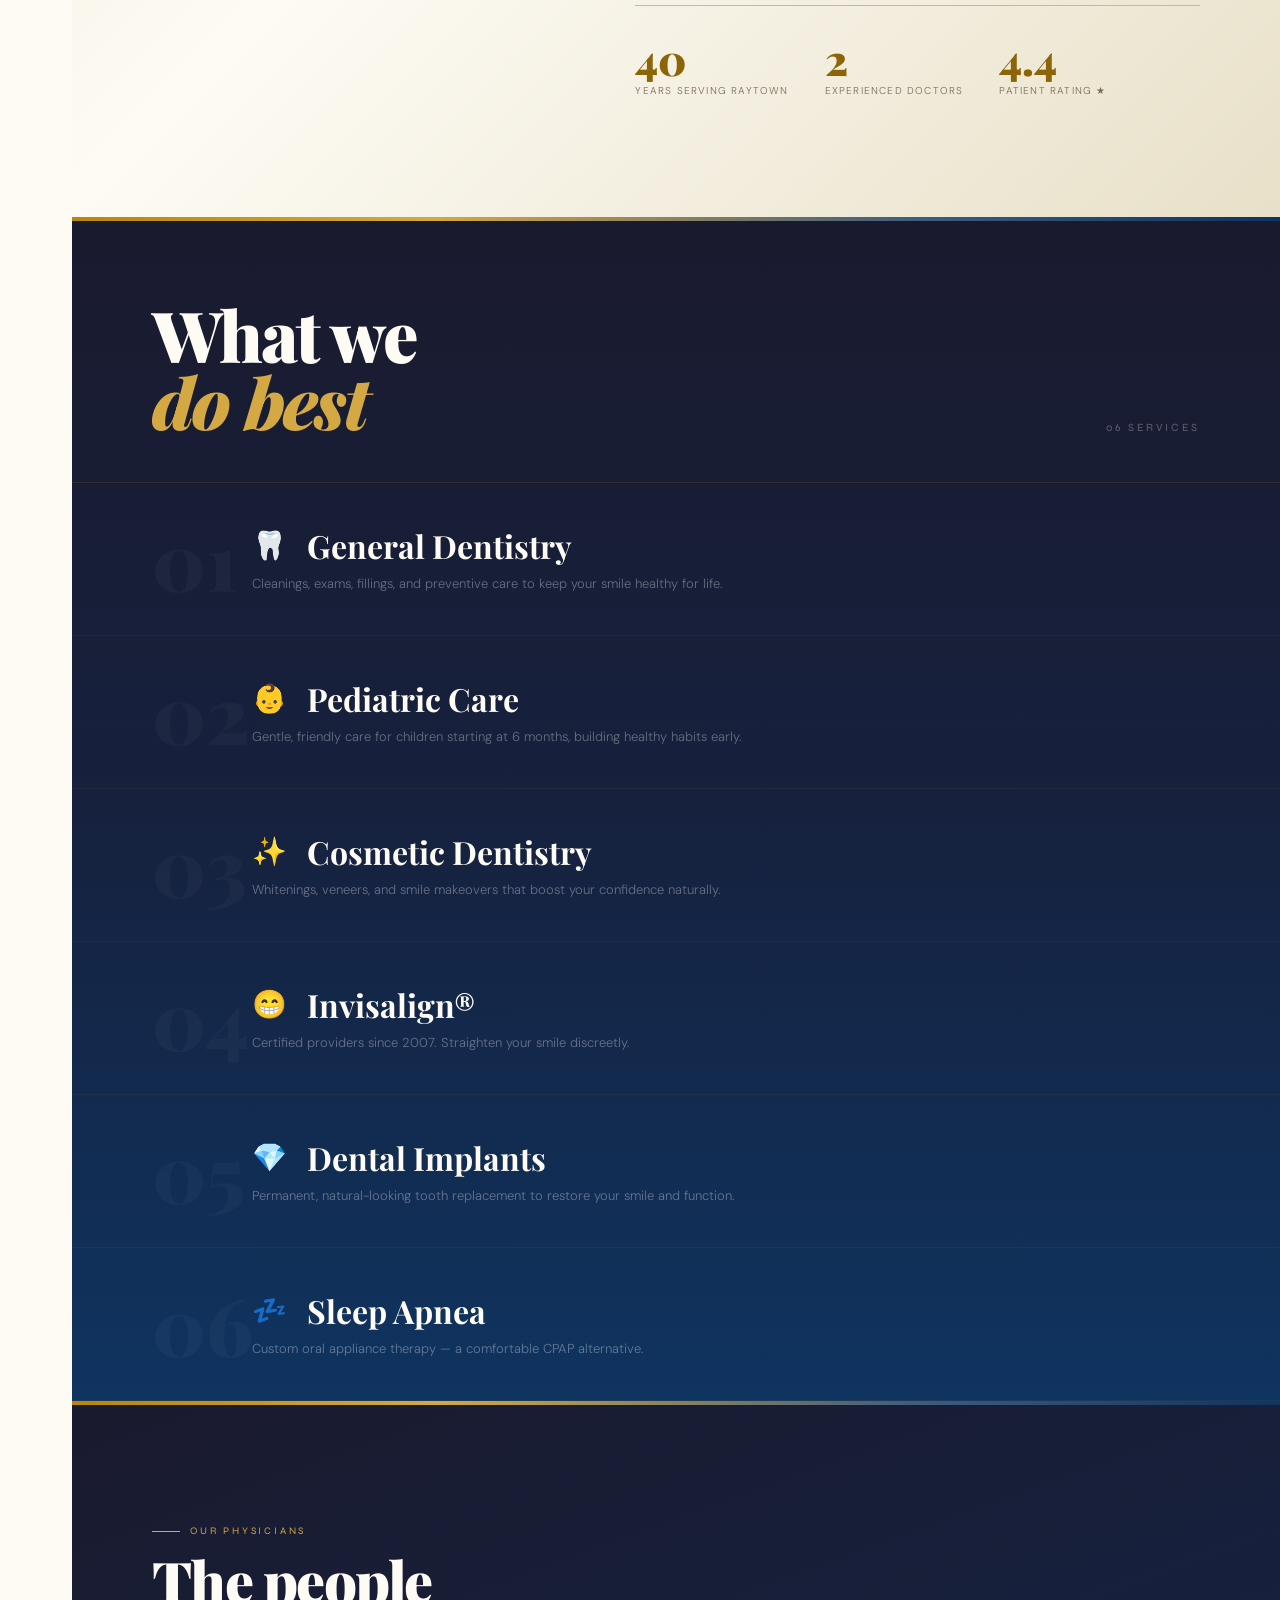
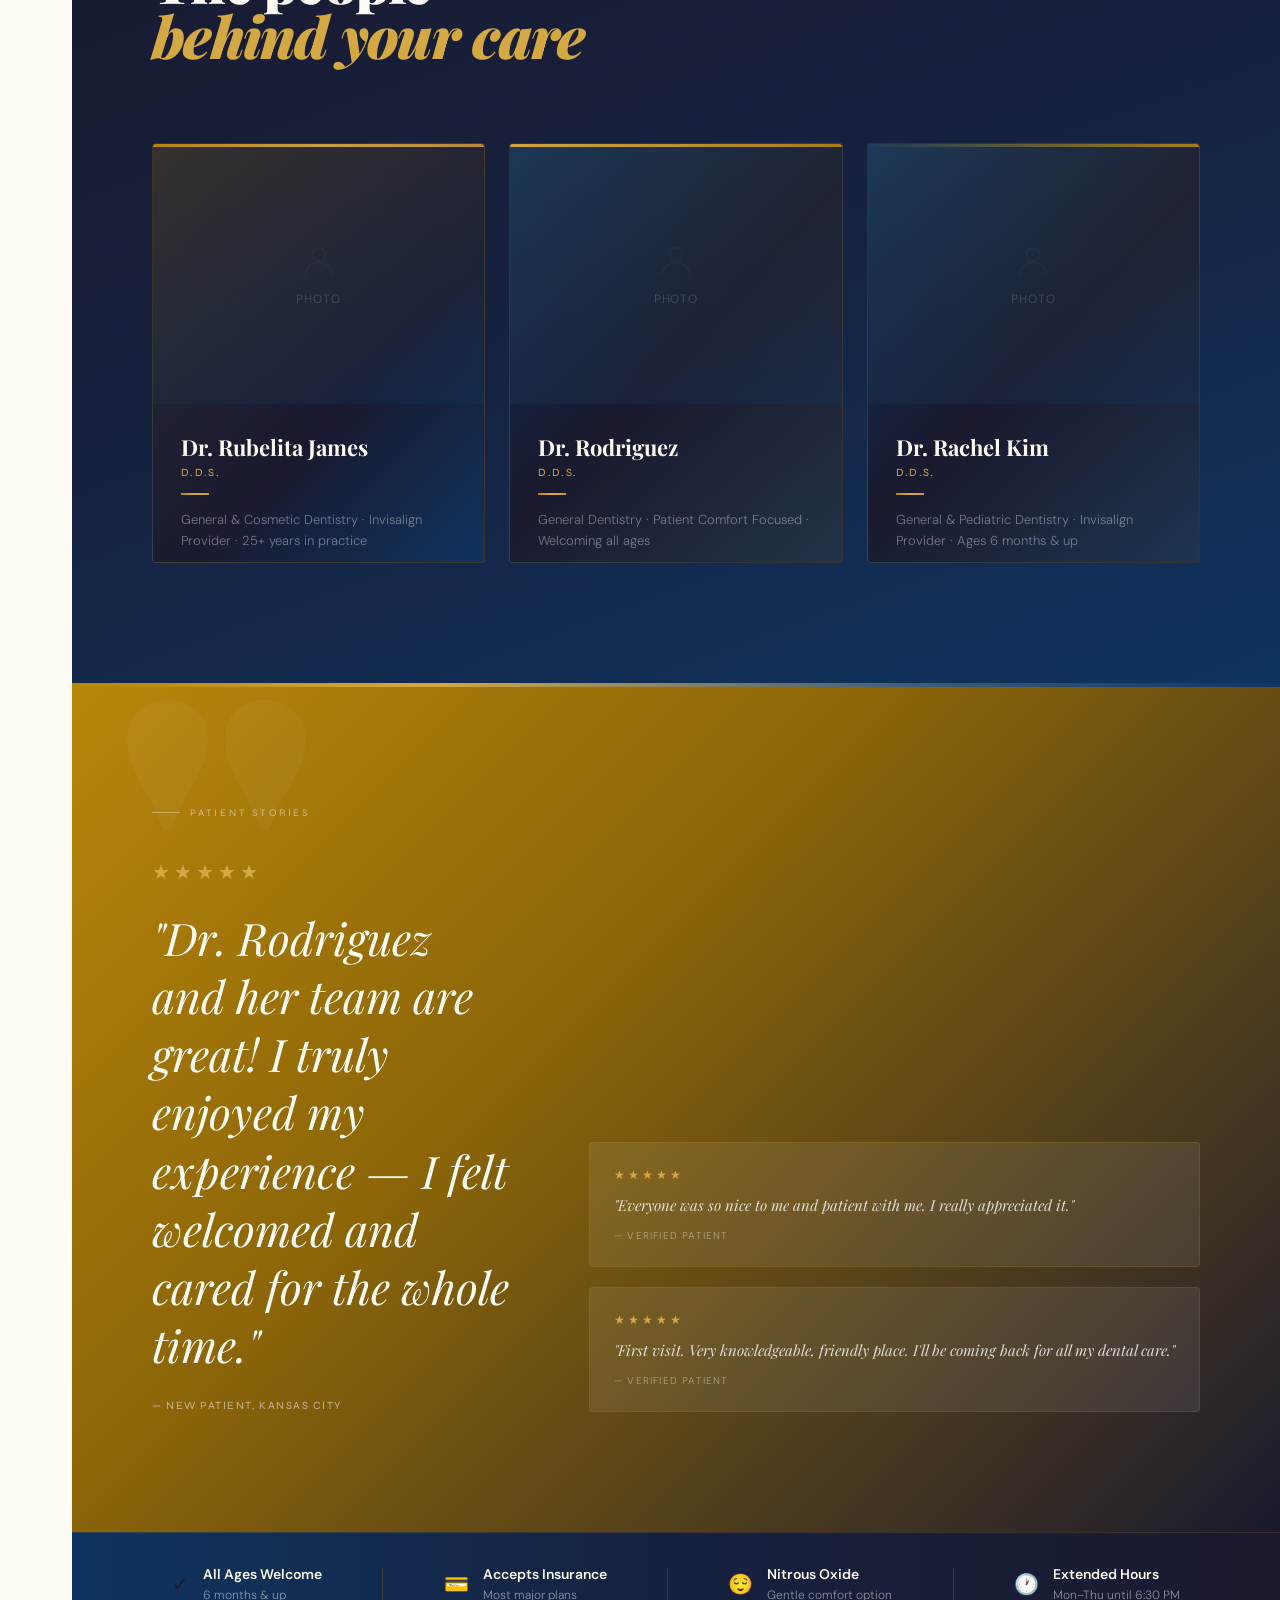
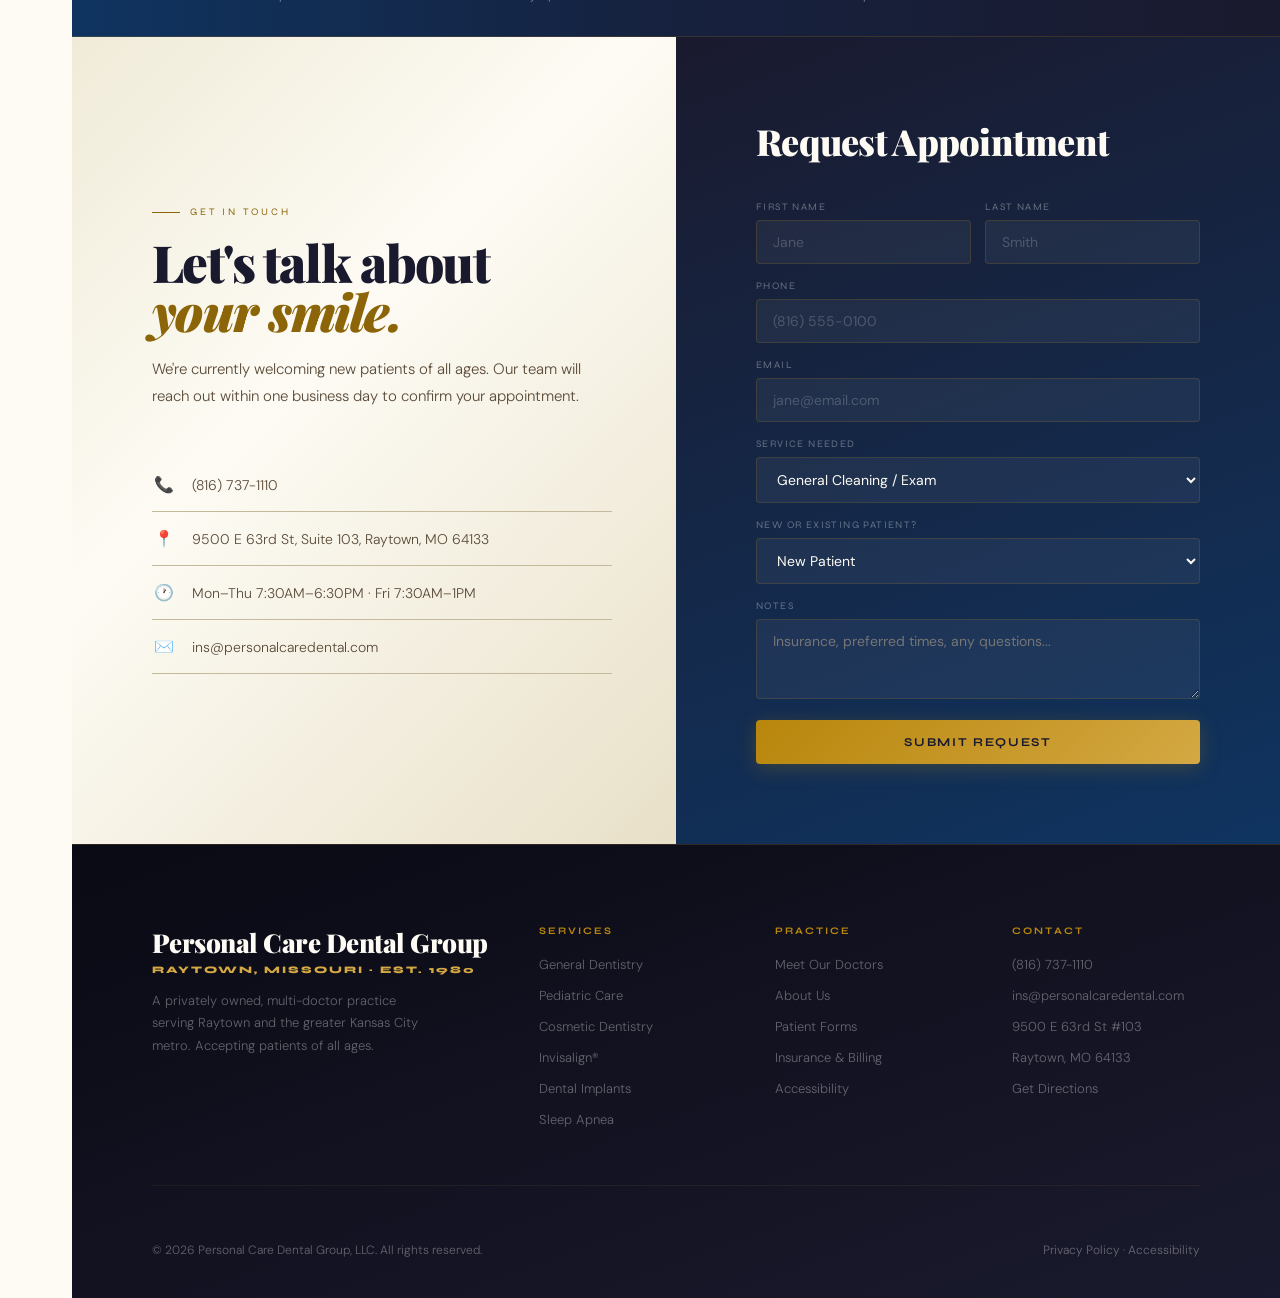
<file: inspired/obsidian-ivory.html>
<!DOCTYPE html>
<html lang="en">

<head>
  <meta charset="UTF-8" />
  <meta name="viewport" content="width=device-width, initial-scale=1.0" />
  <title>Personal Care Dental Group · Raytown, MO</title>
  <link rel="preconnect" href="https://fonts.googleapis.com">
  <link
    href="https://fonts.googleapis.com/css2?family=Playfair+Display:ital,wght@0,400;0,700;0,900;1,400;1,700&family=Syne:wght@400;500;600;700;800&family=DM+Sans:wght@300;400;500&display=swap"
    rel="stylesheet">
  <link rel="stylesheet" href="https://cdnjs.cloudflare.com/ajax/libs/font-awesome/6.5.0/css/all.min.css" />
  <style>
    /* ═══════════════════════════
       PALETTE — Obsidian & Ivory
       Warm-to-cool gradient system
    ═══════════════════════════ */
    :root {
      /* Core */
      --obsidian:   #1A1A2E;   /* deep blue-black anchor */
      --obsidian-2: #16213E;   /* slightly cooler variant */
      --obsidian-3: #0F3460;   /* deepest navy for depth */
      --amber:      #B8860B;   /* rich amber accent */
      --amber-lt:   #D4A843;   /* lighter amber for highlights */
      --amber-dk:   #8B6508;   /* darker amber for hover */
      --ivory:      #FDFBF4;   /* warm white */
      --ivory-dk:   #F0EBD8;   /* darker ivory for sections */
      --stone:      #C4B99A;   /* warm neutral */
      --ink:        #0A0A14;   /* near black for footer */

      /* Gradient system — warm to cool */
      --grad-hero:        linear-gradient(135deg, #1A1A2E 0%, #16213E 40%, #0F3460 70%, #1A1A2E 100%);
      --grad-amber:       linear-gradient(135deg, #B8860B 0%, #D4A843 50%, #C9943A 100%);
      --grad-amber-hover: linear-gradient(135deg, #D4A843 0%, #B8860B 50%, #8B6508 100%);
      --grad-card-warm:   linear-gradient(135deg, rgba(184,134,11,0.12) 0%, rgba(26,26,46,0.95) 60%, rgba(15,52,96,0.98) 100%);
      --grad-card-cool:   linear-gradient(135deg, rgba(15,52,96,0.95) 0%, rgba(26,26,46,0.98) 50%, rgba(184,134,11,0.08) 100%);
      --grad-section-divider: linear-gradient(180deg, #1A1A2E 0%, #16213E 50%, #0F3460 100%);
      --grad-about:       linear-gradient(135deg, #F0EBD8 0%, #FDFBF4 40%, #E8E0C8 100%);
      --grad-testi:       linear-gradient(135deg, #B8860B 0%, #8B6508 40%, #1A1A2E 100%);
      --grad-trust:       linear-gradient(90deg, #0F3460 0%, #16213E 50%, #1A1A2E 100%);
      --grad-btn:         linear-gradient(135deg, #B8860B 0%, #D4A843 100%);
      --grad-btn-hover:   linear-gradient(135deg, #D4A843 0%, #C9943A 50%, #B8860B 100%);

      /* Aliases for legacy vars */
      --navy:     #1A1A2E;
      --teal:     #D4A843;
      --teal-dk:  #B8860B;
      --peach:    #D4A843;
      --peach-lt: #F0EBD8;
      --wheat:    #F0EBD8;
      --coral:    #B8860B;
      --coral-dk: #8B6508;
      --sand:     #C4B99A;
      --cream:    #FDFBF4;
    }

    *, *::before, *::after { box-sizing: border-box; margin: 0; padding: 0; }
    html { scroll-behavior: smooth; }
    body {
      font-family: 'DM Sans', sans-serif;
      background: var(--ivory);
      color: var(--obsidian);
      font-weight: 300;
      overflow-x: hidden;
      cursor: auto;
    }

    #prog {
      position: fixed; top: 0; left: 0; height: 3px; z-index: 3000;
      background: var(--grad-amber);
      width: 0; transition: width .1s linear;
    }

    /* ═══════════════════════════
       SIDEBAR
    ═══════════════════════════ */
    .sidebar {
      position: fixed; left: 0; top: 0; bottom: 0; width: 72px;
      background: var(--obsidian);
      border-right: 1px solid rgba(184,134,11,0.15);
      z-index: 100; display: flex; flex-direction: column;
      align-items: center; justify-content: space-between; padding: 28px 0;
    }

    .sidebar-name {
      font-family: 'Syne', sans-serif; font-size: 10px; font-weight: 700;
      letter-spacing: .28em; text-transform: uppercase; color: rgba(255,255,255,.3);
      writing-mode: vertical-rl; transform: rotate(180deg);
      white-space: nowrap; user-select: none;
    }

    .sidebar-nav { display: flex; flex-direction: column; align-items: center; gap: 20px; }

    .nav-dot {
      width: 8px; height: 8px; border-radius: 50%;
      border: 1.5px solid rgba(255,255,255,.35);
      cursor: pointer; transition: all .3s; position: relative;
    }

    .nav-dot::after {
      content: attr(data-label); position: absolute; left: 22px; top: 50%;
      transform: translateY(-50%); font-size: 11px; letter-spacing: .1em;
      text-transform: uppercase; color: var(--ivory); white-space: nowrap;
      opacity: 0; transition: opacity .2s; font-family: 'DM Sans', sans-serif;
    }

    .nav-dot:hover::after, .nav-dot.active::after { opacity: 1; }
    .nav-dot.active { background: var(--amber); border-color: var(--amber); transform: scale(1.4); }
    .nav-dot:hover { border-color: var(--amber-lt); }

    .sidebar-social { display: flex; flex-direction: column; align-items: center; gap: 18px; }
    .sidebar-social a { color: rgba(255,255,255,.25); font-size: 13px; text-decoration: none; transition: color .2s; cursor: pointer; }
    .sidebar-social a:hover { color: var(--amber); }

    .main { margin-left: 72px; }

    /* ═══════════════════════════
       HERO — warm-to-cool gradient
    ═══════════════════════════ */
    .s-hero {
      min-height: 100vh;
      background: var(--grad-hero);
      display: flex; align-items: flex-end; padding: 80px;
      position: relative; overflow: hidden;
    }

    /* Animated gradient orbs for depth */
    .s-hero::before {
      content: '';
      position: absolute; top: -20%; right: 10%;
      width: 600px; height: 600px; border-radius: 50%;
      background: radial-gradient(circle, rgba(184,134,11,0.15) 0%, transparent 70%);
      pointer-events: none;
      animation: orbFloat 8s ease-in-out infinite;
    }

    .s-hero::after {
      content: '';
      position: absolute; bottom: -10%; left: 20%;
      width: 400px; height: 400px; border-radius: 50%;
      background: radial-gradient(circle, rgba(15,52,96,0.4) 0%, transparent 70%);
      pointer-events: none;
      animation: orbFloat 10s ease-in-out infinite reverse;
    }

    @keyframes orbFloat {
      0%,100% { transform: translateY(0) scale(1); }
      50% { transform: translateY(-30px) scale(1.05); }
    }

    .hero-bg-num {
      position: absolute; right: -40px; top: 50%; transform: translateY(-50%);
      font-family: 'Playfair Display', serif; font-weight: 900; font-size: 480px;
      line-height: 1; color: rgba(255,255,255,.02); pointer-events: none; user-select: none;
    }

    .hero-slash {
      position: absolute; top: 0; right: 0; width: 38%; height: 100%;
      background: linear-gradient(180deg, rgba(15,52,96,0.6) 0%, rgba(184,134,11,0.1) 50%, rgba(15,52,96,0.8) 100%);
      clip-path: none;
      border-left: 1px solid rgba(184,134,11,0.15);
    }

    .hero-slash-inner {
      width: 100%; height: 100%; display: flex; align-items: center;
      justify-content: center; flex-direction: column; gap: 12px;
      color: rgba(255,255,255,.25); font-size: 13px; letter-spacing: .1em;
      text-transform: uppercase; padding-left: 60px;
    }

    .hero-slash-inner svg { opacity: .2; }

    .hero-float {
      position: absolute; right: 48px; bottom: 80px;
      background: linear-gradient(135deg, rgba(184,134,11,0.95), rgba(212,168,67,0.9));
      border-radius: 12px; padding: 16px 20px; display: flex; align-items: center;
      gap: 12px; animation: bob 3s ease-in-out infinite; z-index: 2;
      box-shadow: 0 8px 32px rgba(184,134,11,0.3);
    }

    @keyframes bob { 0%,100%{transform:translateY(0)} 50%{transform:translateY(-8px)} }

    .hero-float-icon { font-size: 24px; }
    .hero-float-txt strong { display: block; font-size: 13px; color: var(--obsidian); font-weight: 700; }
    .hero-float-txt span { font-size: 11px; color: rgba(26,26,46,.7); }
    .hero-content { position: relative; z-index: 2; max-width: 720px; }

    .hero-badge {
      display: inline-flex; align-items: center; gap: 8px;
      border: 1px solid rgba(184,134,11,0.4); border-radius: 100px;
      padding: 6px 16px 6px 10px; margin-bottom: 40px;
      font-size: 11px; letter-spacing: .14em; text-transform: uppercase;
      color: var(--amber-lt);
      background: rgba(184,134,11,0.08);
    }

    .badge-dot { width: 6px; height: 6px; border-radius: 50%; background: var(--amber-lt); animation: pulse 2s infinite; }
    @keyframes pulse { 0%,100%{opacity:1;transform:scale(1)} 50%{opacity:.3;transform:scale(.7)} }

    .hero-h1 {
      font-family: 'Playfair Display', serif; font-size: clamp(56px, 7.5vw, 112px);
      font-weight: 900; line-height: .92; color: var(--ivory); letter-spacing: -.03em; margin-bottom: 36px;
    }

    .hero-h1 .h1-italic { font-style: italic; color: var(--amber-lt); display: block; }
    .hero-h1 .h1-outline { -webkit-text-stroke: 1.5px var(--amber); color: transparent; display: block; }

    .hero-bottom {
      display: flex; align-items: center; gap: 48px; flex-wrap: wrap;
      padding-top: 40px; border-top: 1px solid rgba(184,134,11,0.2);
    }

    .hero-sub { font-size: 15px; line-height: 1.8; color: rgba(255,255,255,.45); max-width: 380px; }
    .hero-ctas { display: flex; gap: 14px; flex-wrap: wrap; }

    /* GRADIENT BUTTONS */
    .btn-coral {
      background: var(--grad-btn);
      color: var(--obsidian);
      padding: 14px 32px; border-radius: 4px;
      font-size: 12px; letter-spacing: .1em; text-transform: uppercase; font-weight: 700;
      text-decoration: none; border: none; cursor: pointer;
      transition: all .3s ease; font-family: 'Syne', sans-serif;
      box-shadow: 0 4px 20px rgba(184,134,11,0.3);
      position: relative; overflow: hidden;
    }

    .btn-coral::before {
      content: '';
      position: absolute; inset: 0;
      background: var(--grad-btn-hover);
      opacity: 0; transition: opacity .3s ease;
    }

    .btn-coral:hover::before { opacity: 1; }
    .btn-coral:hover { transform: translateY(-3px); box-shadow: 0 8px 30px rgba(184,134,11,0.5); }
    .btn-coral span { position: relative; z-index: 1; }

    .btn-ghost-w {
      color: rgba(255,255,255,.7); font-size: 12px; letter-spacing: .1em; text-transform: uppercase;
      text-decoration: none; border: 1px solid rgba(184,134,11,0.35); padding: 13px 24px;
      border-radius: 4px; transition: all .3s ease; cursor: pointer; font-family: 'Syne', sans-serif;
      background: transparent; position: relative; overflow: hidden;
    }

    .btn-ghost-w::before {
      content: '';
      position: absolute; inset: 0;
      background: linear-gradient(135deg, rgba(184,134,11,0.15), rgba(212,168,67,0.08));
      opacity: 0; transition: opacity .3s ease;
    }

    .btn-ghost-w:hover { border-color: var(--amber-lt); color: var(--amber-lt); }
    .btn-ghost-w:hover::before { opacity: 1; }

    .hero-stats { display: flex; gap: 32px; margin-top: 48px; }
    .h-stat .num { font-family: 'Playfair Display', serif; font-size: 42px; font-weight: 900; color: var(--amber-lt); line-height: 1; }
    .h-stat .lbl { font-size: 10px; letter-spacing: .14em; text-transform: uppercase; color: rgba(255,255,255,.35); margin-top: 4px; }

    /* ═══════════════════════════
       MARQUEE — amber gradient
    ═══════════════════════════ */
    .marquee {
      background: var(--grad-amber);
      overflow: hidden; padding: 14px 0;
    }

    .m-track { display: flex; white-space: nowrap; animation: mscroll 30s linear infinite; }
    .marquee:hover .m-track { animation-play-state: paused; }
    .m-item { font-family: 'Syne', sans-serif; font-size: 11px; letter-spacing: .22em; text-transform: uppercase; color: var(--obsidian); font-weight: 700; padding: 0 32px; flex-shrink: 0; }
    .m-dot { color: rgba(26,26,46,.4); padding: 0; }
    @keyframes mscroll { from{transform:translateX(0)} to{transform:translateX(-50%)} }

    /* ═══════════════════════════
       SECTION DIVIDERS — gradient bars
    ═══════════════════════════ */
    .divider-warm-cool {
      height: 4px;
      background: linear-gradient(90deg, var(--amber) 0%, var(--amber-lt) 30%, rgba(15,52,96,0.8) 70%, var(--obsidian-3) 100%);
    }

    /* ═══════════════════════════
       ABOUT — ivory gradient bg
    ═══════════════════════════ */
    .s-about {
      background: var(--grad-about);
      padding: 120px 80px; display: grid;
      grid-template-columns: 1fr 1.4fr; gap: 80px;
      position: relative; overflow: hidden; clip-path: none; margin-top: 0;
    }

    .about-left { display: flex; flex-direction: column; justify-content: center; }

    .about-label {
      font-family: 'Syne', sans-serif; font-size: 10px; letter-spacing: .28em;
      text-transform: uppercase; color: var(--amber-dk); margin-bottom: 20px;
      display: flex; align-items: center; gap: 10px;
    }
    .about-label::before { content: ''; width: 28px; height: 1px; background: var(--amber-dk); display: block; }

    .about-year {
      font-family: 'Playfair Display', serif; font-weight: 900; font-size: 180px;
      line-height: 1; letter-spacing: -.04em; -webkit-text-stroke: 1.5px var(--stone); color: transparent;
    }

    .about-right { display: flex; flex-direction: column; justify-content: center; }

    .about-h2 {
      font-family: 'Playfair Display', serif; font-size: clamp(36px, 4vw, 58px);
      font-weight: 700; line-height: 1.1; color: var(--obsidian); letter-spacing: -.02em; margin-bottom: 24px;
    }
    .about-h2 em { font-style: italic; color: var(--amber-dk); }

    .about-pull {
      border-left: 4px solid var(--amber);
      background: linear-gradient(90deg, rgba(184,134,11,0.06), transparent);
      padding: 14px 20px; margin: 20px 0;
      font-family: 'Playfair Display', serif; font-size: 20px; font-style: italic; color: var(--obsidian); line-height: 1.5;
    }

    .about-body { font-size: 15px; line-height: 1.85; color: #4A3A2A; margin-bottom: 12px; }

    .about-facts { display: flex; gap: 36px; margin-top: 36px; padding-top: 32px; border-top: 1px solid var(--stone); }
    .fact .num { font-family: 'Playfair Display', serif; font-size: 42px; font-weight: 900; color: var(--amber-dk); line-height: 1; }
    .fact .lbl { font-size: 10px; letter-spacing: .12em; text-transform: uppercase; color: #7A6A58; margin-top: 4px; }

    /* ═══════════════════════════
       SERVICES — obsidian bg
    ═══════════════════════════ */
    .s-services { background: var(--grad-section-divider); padding: 80px 0 0; }

    .svc-head {
      padding: 0 80px 48px; display: flex; justify-content: space-between;
      align-items: flex-end; border-bottom: 1px solid rgba(184,134,11,0.15);
    }

    .svc-title { font-family: 'Playfair Display', serif; font-size: clamp(40px, 5.5vw, 80px); font-weight: 900; color: var(--ivory); letter-spacing: -.03em; line-height: .95; }
    .svc-title em { font-style: italic; color: var(--amber-lt); }
    .svc-total { font-family: 'Syne', sans-serif; font-size: 11px; letter-spacing: .24em; text-transform: uppercase; color: rgba(255,255,255,.3); }

    .svc-item {
      display: grid; grid-template-columns: 100px 1fr auto; align-items: center;
      padding: 36px 80px; border-bottom: 1px solid rgba(184,134,11,0.08);
      position: relative; overflow: hidden; cursor: pointer; transition: background .3s;
    }

    .svc-item::after {
      content: ''; position: absolute; left: 0; top: 0; bottom: 0; width: 0;
      background: var(--grad-amber); transition: width .4s ease;
    }
    .svc-item:hover::after { width: 4px; }
    .svc-item:hover { background: rgba(184,134,11,0.05); }
    .svc-item:hover .svc-big-num { opacity: .06; }
    .svc-item:hover .svc-name { color: var(--amber-lt); transform: translateX(8px); }
    .svc-item:hover .svc-go { opacity: 1; transform: translateX(0); }

    .svc-big-num { font-family: 'Playfair Display', serif; font-weight: 900; font-size: 80px; color: rgba(255,255,255,.03); line-height: 1; transition: opacity .3s; position: relative; z-index: 1; }
    .svc-center { position: relative; z-index: 1; }
    .svc-icon-wrap { display: flex; align-items: center; gap: 20px; }
    .svc-emoji { font-size: 28px; }
    .svc-name { font-family: 'Playfair Display', serif; font-size: clamp(22px, 2.5vw, 34px); font-weight: 700; color: var(--ivory); transition: color .3s, transform .3s; }
    .svc-desc { font-size: 13px; line-height: 1.7; color: rgba(255,255,255,.35); margin-top: 6px; }
    .svc-go { font-family: 'Syne', sans-serif; font-size: 11px; letter-spacing: .14em; text-transform: uppercase; color: var(--amber-lt); opacity: 0; transform: translateX(-12px); transition: all .3s; text-decoration: none; position: relative; z-index: 1; }

    /* ═══════════════════════════
       DOCTORS — warm-to-cool gradient cards
    ═══════════════════════════ */
    .s-doctors {
      background: linear-gradient(160deg, #1A1A2E 0%, #16213E 50%, #0F3460 100%);
      padding: 120px 80px; position: relative; overflow: hidden; clip-path: none; margin: 0;
    }

    .doc-head { margin-bottom: 80px; }

    .doc-label { font-family: 'Syne', sans-serif; font-size: 10px; letter-spacing: .28em; text-transform: uppercase; color: var(--amber-lt); margin-bottom: 16px; display: flex; align-items: center; gap: 10px; }
    .doc-label::before { content: ''; width: 28px; height: 1px; background: var(--amber-lt); display: block; }

    .doc-title { font-family: 'Playfair Display', serif; font-size: clamp(36px, 4.5vw, 68px); font-weight: 900; color: var(--ivory); letter-spacing: -.03em; line-height: .95; }
    .doc-title em { font-style: italic; color: var(--amber-lt); }

    .doc-cards { display: grid; grid-template-columns: repeat(3, 1fr); gap: 24px; position: relative; align-items: start; }

    .doc-card {
      border: 1px solid rgba(184,134,11,0.2);
      border-radius: 4px; overflow: hidden;
      transition: transform .4s cubic-bezier(.22,.68,0,1.2), box-shadow .4s;
      position: relative; height: 420px; display: flex; flex-direction: column; cursor: pointer;
    }

    /* Warm-to-cool gradient cards — each one slightly different */
    .doc-card:nth-child(1) { background: var(--grad-card-warm); }
    .doc-card:nth-child(2) { background: linear-gradient(135deg, rgba(15,52,96,0.9) 0%, rgba(26,26,46,0.98) 50%, rgba(184,134,11,0.1) 100%); }
    .doc-card:nth-child(3) { background: var(--grad-card-cool); }

    .doc-card:nth-child(2), .doc-card:nth-child(3) { margin-top: 0; }

    .doc-card:hover { transform: translateY(-16px) scale(1.03); box-shadow: 0 30px 60px rgba(0,0,0,0.5), 0 0 0 1px rgba(184,134,11,0.3); z-index: 10; }

    .doc-card:nth-child(1)::before { background: var(--grad-amber); }
    .doc-card:nth-child(2)::before { background: linear-gradient(90deg, var(--amber-lt), var(--amber)); }
    .doc-card:nth-child(3)::before { background: linear-gradient(90deg, var(--obsidian-3), var(--amber)); }
    .doc-card::before { content: ''; position: absolute; top: 0; left: 0; right: 0; height: 3px; }

    .doc-photo {
      height: 260px; flex-shrink: 0;
      background: linear-gradient(160deg, rgba(184,134,11,0.08) 0%, rgba(15,52,96,0.3) 100%);
      display: flex; align-items: center; justify-content: center; flex-direction: column; gap: 10px;
      color: rgba(255,255,255,.2); font-size: 12px; letter-spacing: .08em; text-transform: uppercase;
      position: relative; overflow: hidden;
    }

    .doc-photo::after {
      content: attr(data-blurb); position: absolute; inset: 0;
      background: linear-gradient(135deg, rgba(184,134,11,0.92), rgba(139,101,8,0.95));
      display: flex; align-items: center; justify-content: center;
      padding: 24px; font-family: 'Playfair Display', serif; font-style: italic; font-size: 15px;
      line-height: 1.6; color: var(--obsidian); text-transform: none; letter-spacing: 0;
      opacity: 0; transition: opacity .4s ease;
    }

    .doc-card:hover .doc-photo::after { opacity: 1; }
    .doc-photo svg { opacity: .15; }

    .doc-info { padding: 28px; }
    .doc-name { font-family: 'Playfair Display', serif; font-size: 22px; font-weight: 700; color: var(--ivory); margin-bottom: 4px; }
    .doc-cred { font-size: 11px; color: var(--amber-lt); letter-spacing: .12em; text-transform: uppercase; font-family: 'Syne', sans-serif; }
    .doc-bar { width: 28px; height: 2px; margin: 14px 0; background: var(--grad-amber); }
    .doc-spec { font-size: 13px; color: rgba(255,255,255,.4); line-height: 1.65; }

    /* ═══════════════════════════
       TESTIMONIALS — amber-to-obsidian gradient
    ═══════════════════════════ */
    .s-testi {
      background: var(--grad-testi);
      padding: 120px 80px; position: relative; overflow: hidden;
    }

    .testi-deco-q { position: absolute; top: -80px; left: 40px; font-family: 'Playfair Display', serif; font-weight: 900; font-size: 500px; color: rgba(255,255,255,.04); line-height: 1; pointer-events: none; }

    .testi-label { font-family: 'Syne', sans-serif; font-size: 10px; letter-spacing: .28em; text-transform: uppercase; color: rgba(255,255,255,.5); margin-bottom: 40px; display: flex; align-items: center; gap: 10px; }
    .testi-label::before { content: ''; width: 28px; height: 1px; background: rgba(255,255,255,.35); display: block; }

    .testi-main { display: grid; grid-template-columns: 1fr auto; gap: 80px; align-items: end; }
    .testi-big { font-family: 'Playfair Display', serif; font-size: clamp(28px, 3.5vw, 52px); font-weight: 400; font-style: italic; line-height: 1.3; color: var(--ivory); position: relative; z-index: 1; }
    .testi-author { font-family: 'Syne', sans-serif; font-size: 11px; letter-spacing: .14em; text-transform: uppercase; color: rgba(255,255,255,.55); margin-top: 24px; }
    .testi-stars { color: var(--amber-lt); font-size: 20px; letter-spacing: 4px; margin-bottom: 24px; }
    .testi-mini { display: flex; flex-direction: column; gap: 20px; min-width: 320px; }

    .testi-card {
      background: rgba(255,255,255,.08);
      border-radius: 4px; padding: 24px; border: 1px solid rgba(184,134,11,0.2); transition: background .2s; cursor: pointer;
    }
    .testi-card:hover { background: rgba(184,134,11,0.15); border-color: rgba(184,134,11,0.4); }

    .tc-stars { color: var(--amber-lt); font-size: 12px; letter-spacing: 3px; margin-bottom: 10px; }
    .tc-text { font-family: 'Playfair Display', serif; font-size: 15px; font-style: italic; color: rgba(255,255,255,.8); line-height: 1.6; margin-bottom: 12px; }
    .tc-author { font-size: 10px; letter-spacing: .12em; text-transform: uppercase; color: rgba(255,255,255,.45); }

    /* ═══════════════════════════
       TRUST STRIP — cool gradient
    ═══════════════════════════ */
    .s-trust {
      background: var(--grad-trust);
      border-top: 1px solid rgba(184,134,11,0.2);
      border-bottom: 1px solid rgba(184,134,11,0.2);
      padding: 32px 80px; display: flex; align-items: center; justify-content: space-around; flex-wrap: wrap; gap: 20px;
    }

    .t-item { display: flex; align-items: center; gap: 14px; }
    .t-ico { font-size: 20px; }
    .t-txt strong { display: block; font-size: 14px; color: var(--ivory); font-weight: 600; }
    .t-txt span { font-size: 12px; color: rgba(255,255,255,.5); }
    .t-div { width: 1px; height: 32px; background: rgba(184,134,11,0.25); }

    /* ═══════════════════════════
       APPOINTMENT
    ═══════════════════════════ */
    .s-appt { display: grid; grid-template-columns: 1fr 1fr; min-height: 760px; }

    .appt-l {
      background: var(--grad-about);
      padding: 100px 64px 100px 80px; display: flex; flex-direction: column; justify-content: center;
    }

    .appt-label { font-family: 'Syne', sans-serif; font-size: 10px; letter-spacing: .28em; text-transform: uppercase; color: var(--amber-dk); margin-bottom: 20px; display: flex; align-items: center; gap: 10px; }
    .appt-label::before { content: ''; width: 28px; height: 1px; background: var(--amber-dk); display: block; }
    .appt-h2 { font-family: 'Playfair Display', serif; font-size: clamp(38px, 4vw, 64px); font-weight: 900; color: var(--obsidian); letter-spacing: -.03em; margin-bottom: 20px; line-height: .95; }
    .appt-h2 em { font-style: italic; color: var(--amber-dk); }
    .appt-sub { font-size: 15px; line-height: 1.82; color: #5A4A38; margin-bottom: 48px; }
    .c-row { display: flex; align-items: center; gap: 16px; padding: 16px 0; border-bottom: 1px solid var(--stone); font-size: 14px; color: #5A4A38; }
    .c-ico { font-size: 16px; width: 24px; text-align: center; color: var(--amber-dk); }

    .appt-r {
      background: linear-gradient(160deg, #1A1A2E 0%, #0F3460 100%);
      padding: 80px; display: flex; align-items: center;
    }

    .form-wrap { width: 100%; }
    .form-ttl { font-family: 'Playfair Display', serif; font-size: 36px; font-weight: 900; color: var(--ivory); margin-bottom: 36px; letter-spacing: -.02em; }
    .form-row { margin-bottom: 16px; }
    .form-row label { display: block; font-size: 10px; letter-spacing: .14em; text-transform: uppercase; color: rgba(255,255,255,.35); margin-bottom: 7px; font-family: 'Syne', sans-serif; }
    .form-row input, .form-row select, .form-row textarea { width: 100%; padding: 12px 16px; background: rgba(255,255,255,.05); border: 1px solid rgba(184,134,11,0.2); border-radius: 4px; color: var(--ivory); font-family: 'DM Sans', sans-serif; font-size: 14px; outline: none; transition: border-color .2s; cursor: auto; }
    .form-row input::placeholder { color: rgba(255,255,255,.2); }
    .form-row input:focus, .form-row select:focus, .form-row textarea:focus { border-color: var(--amber); }
    .form-row select option { background: var(--obsidian); }
    .form-row textarea { height: 80px; resize: vertical; }
    .form-2c { display: grid; grid-template-columns: 1fr 1fr; gap: 14px; }

    .btn-submit {
      background: var(--grad-btn);
      color: var(--obsidian); padding: 15px; width: 100%; border: none; border-radius: 4px;
      font-family: 'Syne', sans-serif; font-size: 12px; letter-spacing: .14em; text-transform: uppercase;
      font-weight: 700; cursor: pointer; transition: all .3s ease;
      box-shadow: 0 4px 20px rgba(184,134,11,0.25);
      position: relative; overflow: hidden;
    }

    .btn-submit::before {
      content: ''; position: absolute; inset: 0;
      background: var(--grad-btn-hover); opacity: 0; transition: opacity .3s ease;
    }

    .btn-submit:hover::before { opacity: 1; }
    .btn-submit:hover { transform: translateY(-2px); box-shadow: 0 8px 30px rgba(184,134,11,0.4); }

    /* ═══════════════════════════
       FOOTER
    ═══════════════════════════ */
    footer {
      background: linear-gradient(160deg, #0A0A14 0%, #1A1A2E 100%);
      color: rgba(255,255,255,.35); padding: 80px 80px 40px;
      border-top: 1px solid rgba(184,134,11,0.15);
    }

    .footer-top { display: grid; grid-template-columns: 1.8fr 1fr 1fr 1fr; gap: 48px; margin-bottom: 56px; padding-bottom: 56px; border-bottom: 1px solid rgba(184,134,11,0.1); }
    .f-logo { font-family: 'Playfair Display', serif; font-size: 26px; font-weight: 900; color: var(--ivory); margin-bottom: 14px; letter-spacing: -.02em; }
    .f-logo span { display: block; font-family: 'Syne', sans-serif; font-size: 10px; color: var(--amber-lt); letter-spacing: .2em; text-transform: uppercase; margin-top: 4px; }
    footer p { font-size: 13px; line-height: 1.75; max-width: 280px; }
    .f-col h4 { font-family: 'Syne', sans-serif; font-size: 10px; letter-spacing: .2em; text-transform: uppercase; color: var(--amber); margin-bottom: 16px; }
    .f-col ul { list-style: none; display: flex; flex-direction: column; gap: 10px; }
    .f-col ul a { color: rgba(255,255,255,.35); text-decoration: none; font-size: 13px; transition: color .2s; }
    .f-col ul a:hover { color: var(--amber-lt); }
    .footer-bot { display: flex; justify-content: space-between; font-size: 12px; }
    .footer-bot a { color: rgba(255,255,255,.35); text-decoration: none; }

    #btt {
      position: fixed; bottom: 32px; right: 32px; z-index: 500;
      width: 46px; height: 46px; border-radius: 50%;
      background: var(--grad-btn);
      color: var(--obsidian); border: none; cursor: pointer; display: flex; align-items: center; justify-content: center;
      font-size: 18px; box-shadow: 0 8px 24px rgba(184,134,11,0.35);
      opacity: 0; transform: translateY(16px); transition: opacity .3s, transform .3s;
      font-family: 'Syne', sans-serif;
    }
    #btt.show { opacity: 1; transform: translateY(0); }
    #btt:hover { box-shadow: 0 12px 32px rgba(184,134,11,0.5); transform: translateY(-2px); }

    .rv { opacity: 0; transform: translateY(40px); transition: opacity .8s ease, transform .8s ease; }
    .rv.go { opacity: 1; transform: translateY(0); }
    .rv-l { opacity: 0; transform: translateX(-48px); transition: opacity .8s ease, transform .8s ease; }
    .rv-l.go { opacity: 1; transform: translateX(0); }
    .rv-r { opacity: 0; transform: translateX(48px); transition: opacity .8s ease, transform .8s ease; }
    .rv-r.go { opacity: 1; transform: translateX(0); }
    .d1{transition-delay:.1s!important} .d2{transition-delay:.2s!important} .d3{transition-delay:.3s!important}
    .d4{transition-delay:.4s!important} .d5{transition-delay:.5s!important} .d6{transition-delay:.6s!important}

    /* ═══════════════════════════
       MOBILE NAV
    ═══════════════════════════ */
    .mob-nav { display: none; position: fixed; top: 0; left: 0; right: 0; z-index: 200; background: var(--obsidian); border-bottom: 1px solid rgba(184,134,11,0.2); padding: 16px 20px; align-items: center; justify-content: space-between; }
    .mob-brand { font-family: 'Playfair Display', serif; font-size: 16px; font-weight: 700; color: var(--ivory); }
    .mob-ham { background: none; border: none; cursor: pointer; padding: 4px; }
    .mob-ham span { display: block; width: 22px; height: 2px; background: var(--amber-lt); margin: 5px 0; border-radius: 2px; transition: all .3s; }
    .mob-ham.open span:nth-child(1) { transform: translateY(7px) rotate(45deg); }
    .mob-ham.open span:nth-child(2) { opacity: 0; }
    .mob-ham.open span:nth-child(3) { transform: translateY(-7px) rotate(-45deg); }
    .mob-menu { display: none; position: fixed; inset: 0; z-index: 150; background: var(--obsidian); flex-direction: column; align-items: center; justify-content: center; gap: 32px; }
    .mob-menu.open { display: flex; }
    .mob-menu a { font-family: 'Playfair Display', serif; font-size: 40px; font-weight: 700; color: var(--ivory); text-decoration: none; transition: color .2s; }
    .mob-menu a:hover { color: var(--amber-lt); }
    .mob-cta-a { font-family: 'Syne', sans-serif!important; font-size: 13px!important; letter-spacing: .1em; text-transform: uppercase; background: var(--grad-btn)!important; color: var(--obsidian)!important; padding: 14px 36px!important; border-radius: 4px; margin-top: 8px; }
    .mob-x { position: absolute; top: 24px; right: 28px; background: none; border: none; font-size: 28px; color: var(--ivory); cursor: pointer; }
    .mob-bar { display: none; position: fixed; bottom: 0; left: 0; right: 0; z-index: 99; background: var(--obsidian); border-top: 1px solid rgba(184,134,11,0.2); }
    .mob-bar-i { display: flex; }
    .mob-bar a { display: flex; align-items: center; justify-content: center; gap: 8px; color: var(--ivory); text-decoration: none; font-size: 13px; font-weight: 500; padding: 16px; width: 50%; }
    .mob-bar a.coral { background: var(--grad-btn); color: var(--obsidian); font-weight: 700; }

    @media (max-width: 960px) {
      body { cursor: auto; }
      .sidebar { display: none; }
      .main { margin-left: 0; }
      .mob-nav { display: flex; }
      .s-hero { flex-direction: column; padding: 100px 24px 60px; min-height: auto; }
      .hero-slash { display: none; }
      .hero-float { position: static; margin-top: 32px; align-self: flex-start; }
      .hero-h1 { font-size: 52px; }
      .hero-stats { gap: 24px; }
      .hero-bg-num { display: none; }
      .s-about { clip-path: none; margin-top: 0; padding: 72px 24px; grid-template-columns: 1fr; gap: 32px; }
      .s-services .svc-head { padding: 0 24px 32px; flex-direction: column; align-items: flex-start; }
      .svc-item { grid-template-columns: 60px 1fr; padding: 20px 24px; }
      .svc-big-num { font-size: 48px; }
      .svc-desc, .svc-go { display: none; }
      .s-doctors { clip-path: none; margin: 0; padding: 72px 24px; }
      .doc-cards { grid-template-columns: 1fr; }
      .doc-card:nth-child(2), .doc-card:nth-child(3) { margin-top: 0; }
      .s-testi { padding: 72px 24px; }
      .testi-main { grid-template-columns: 1fr; gap: 40px; }
      .testi-mini { min-width: auto; }
      .s-trust { padding: 24px; gap: 16px; }
      .t-div { display: none; }
      .s-appt { grid-template-columns: 1fr; }
      .appt-l { padding: 72px 24px 48px; }
      .appt-r { padding: 48px 24px 100px; }
      .form-2c { grid-template-columns: 1fr; gap: 0; }
      footer { padding: 48px 24px 100px; }
      .footer-top { grid-template-columns: 1fr 1fr; gap: 28px; }
      .footer-bot { flex-direction: column; gap: 8px; }
      .mob-bar { display: block; }
      #btt { bottom: 80px; right: 16px; }
    }

    @media (max-width: 520px) {
      .hero-h1 { font-size: 38px; }
      .footer-top { grid-template-columns: 1fr; }
      .about-year { font-size: 100px; }
    }
  </style>
</head>

<body>

  <div id="prog"></div>
  <button id="btt" onclick="window.scrollTo({top:0,behavior:'smooth'})">↑</button>

  <aside class="sidebar">
    <div class="sidebar-name">Personal Care Dental Group · Raytown MO</div>
    <nav class="sidebar-nav">
      <div class="nav-dot active" data-section="home" data-label="Home" onclick="goTo('home')"></div>
      <div class="nav-dot" data-section="about" data-label="About" onclick="goTo('about')"></div>
      <div class="nav-dot" data-section="services" data-label="Services" onclick="goTo('services')"></div>
      <div class="nav-dot" data-section="doctors" data-label="Doctors" onclick="goTo('doctors')"></div>
      <div class="nav-dot" data-section="reviews" data-label="Reviews" onclick="goTo('reviews')"></div>
      <div class="nav-dot" data-section="contact" data-label="Contact" onclick="goTo('contact')"></div>
    </nav>
    <div class="sidebar-social">
      <a href="tel:8167371110" title="Call"><i class="fa fa-phone"></i></a>
      <a href="#contact" title="Contact"><i class="fa fa-envelope"></i></a>
      <a href="#" title="Facebook"><i class="fab fa-facebook-f"></i></a>
    </div>
  </aside>

  <div class="mob-nav">
    <div class="mob-brand">Personal Care Dental Group</div>
    <button class="mob-ham" id="mobHam" onclick="togMenu()"><span></span><span></span><span></span></button>
  </div>
  <div class="mob-menu" id="mobMenu">
    <button class="mob-x" onclick="togMenu()">✕</button>
    <a href="#about" onclick="togMenu()">About</a>
    <a href="#services" onclick="togMenu()">Services</a>
    <a href="#doctors" onclick="togMenu()">Doctors</a>
    <a href="#reviews" onclick="togMenu()">Reviews</a>
    <a href="#contact" onclick="togMenu()">Contact</a>
    <a href="#contact" class="mob-cta-a" onclick="togMenu()">Book Now</a>
  </div>
  <div class="mob-bar">
    <div class="mob-bar-i">
      <a href="tel:8167371110">📞 Call Us</a>
      <a href="#contact" class="coral">📅 Book Now</a>
    </div>
  </div>

  <div class="main">

    <section class="s-hero" id="home">
      <div class="hero-slash">
        <div class="hero-slash-inner">
          <svg width="56" height="56" viewBox="0 0 24 24" fill="none" stroke="currentColor" stroke-width="1">
            <rect x="3" y="3" width="18" height="18" rx="2"/><circle cx="8.5" cy="8.5" r="1.5"/><polyline points="21 15 16 10 5 21"/>
          </svg>
          <p>Team / Office Photo</p>
        </div>
      </div>
      <div class="hero-bg-num">P</div>
      <div class="hero-float">
        <div class="hero-float-icon">🦷</div>
        <div class="hero-float-txt"><strong>BBB A+ Accredited</strong><span>Member since 2009</span></div>
      </div>
      <div class="hero-content">
        <div class="hero-badge"><span class="badge-dot"></span>Now Accepting New Patients · Raytown, MO</div>
        <h1 class="hero-h1">
          Your smile<br>
          <span class="h1-italic">deserves</span>
          <span class="h1-outline">personal</span>
          care.
        </h1>
        <div class="hero-bottom">
          <p class="hero-sub">Three experienced doctors. All ages welcome — from 6 months to 96. A community practice built on genuine relationships since 1980.</p>
          <div class="hero-ctas">
            <a href="#contact" class="btn-coral"><span>Book Appointment</span></a>
            <a href="#services" class="btn-ghost-w">Our Services</a>
          </div>
        </div>
        <div class="hero-stats">
          <div class="h-stat"><div class="num" data-count="45">0</div><div class="lbl">Years in Raytown</div></div>
          <div class="h-stat"><div class="num" data-count="3">0</div><div class="lbl">Doctors</div></div>
          <div class="h-stat"><div class="num" data-target="4.9">0</div><div class="lbl">★ Rating</div></div>
          <div class="h-stat"><div class="num">A+</div><div class="lbl">BBB Rating</div></div>
        </div>
      </div>
    </section>

    <div class="marquee">
      <div class="m-track">
        <span class="m-item">General Dentistry</span><span class="m-dot"> ✦ </span>
        <span class="m-item">Pediatric Care</span><span class="m-dot"> ✦ </span>
        <span class="m-item">Cosmetic Dentistry</span><span class="m-dot"> ✦ </span>
        <span class="m-item">Invisalign®</span><span class="m-dot"> ✦ </span>
        <span class="m-item">Dental Implants</span><span class="m-dot"> ✦ </span>
        <span class="m-item">Sleep Apnea Therapy</span><span class="m-dot"> ✦ </span>
        <span class="m-item">All Ages Welcome</span><span class="m-dot"> ✦ </span>
        <span class="m-item">Est. 1980 · Raytown MO</span><span class="m-dot"> ✦ </span>
        <span class="m-item">General Dentistry</span><span class="m-dot"> ✦ </span>
        <span class="m-item">Pediatric Care</span><span class="m-dot"> ✦ </span>
        <span class="m-item">Cosmetic Dentistry</span><span class="m-dot"> ✦ </span>
        <span class="m-item">Invisalign®</span><span class="m-dot"> ✦ </span>
        <span class="m-item">Dental Implants</span><span class="m-dot"> ✦ </span>
        <span class="m-item">Sleep Apnea Therapy</span><span class="m-dot"> ✦ </span>
        <span class="m-item">All Ages Welcome</span><span class="m-dot"> ✦ </span>
        <span class="m-item">Est. 1980 · Raytown MO</span><span class="m-dot"> ✦ </span>
      </div>
    </div>

    <div class="divider-warm-cool"></div>

    <section class="s-about" id="about">
      <div class="about-left rv-l">
        <div class="about-label">Est. in Raytown</div>
        <div class="about-year">1980</div>
      </div>
      <div class="about-right">
        <div class="about-label rv d1">Our Story</div>
        <h2 class="about-h2 rv d2">Rooted in<br><em>community.</em></h2>
        <div class="about-pull rv d3">"We take time to listen, explain, and ensure every visit feels comfortable and unhurried."</div>
        <p class="about-body rv d4">Personal Care Dental Group has called Raytown home since 1980. Unlike corporate dental chains, we know our patients by name and invest in relationships that last generations.</p>
        <p class="about-body rv d4">We're a privately owned, multi-doctor practice where patients of every age feel genuinely at home — from a child's first visit to a lifetime of care.</p>
        <div class="about-facts rv d5">
          <div class="fact"><div class="num counter" data-count="45">0</div><div class="lbl">Years serving Raytown</div></div>
          <div class="fact"><div class="num counter" data-count="3">0</div><div class="lbl">Experienced doctors</div></div>
          <div class="fact"><div class="num counter" data-target="4.9">0</div><div class="lbl">Patient rating ★</div></div>
        </div>
      </div>
    </section>

    <div class="divider-warm-cool"></div>

    <section class="s-services" id="services">
      <div class="svc-head">
        <h2 class="svc-title rv">What we<br><em>do best</em></h2>
        <div class="svc-total rv d2">06 Services</div>
      </div>
      <div class="svc-item rv">
        <div class="svc-big-num">01</div>
        <div class="svc-center"><div class="svc-icon-wrap"><span class="svc-emoji">🦷</span><div class="svc-name">General Dentistry</div></div><div class="svc-desc">Cleanings, exams, fillings, and preventive care to keep your smile healthy for life.</div></div>
        <a href="#" class="svc-go">Explore →</a>
      </div>
      <div class="svc-item rv d1">
        <div class="svc-big-num">02</div>
        <div class="svc-center"><div class="svc-icon-wrap"><span class="svc-emoji">👶</span><div class="svc-name">Pediatric Care</div></div><div class="svc-desc">Gentle, friendly care for children starting at 6 months, building healthy habits early.</div></div>
        <a href="#" class="svc-go">Explore →</a>
      </div>
      <div class="svc-item rv d2">
        <div class="svc-big-num">03</div>
        <div class="svc-center"><div class="svc-icon-wrap"><span class="svc-emoji">✨</span><div class="svc-name">Cosmetic Dentistry</div></div><div class="svc-desc">Whitenings, veneers, and smile makeovers that boost your confidence naturally.</div></div>
        <a href="#" class="svc-go">Explore →</a>
      </div>
      <div class="svc-item rv d3">
        <div class="svc-big-num">04</div>
        <div class="svc-center"><div class="svc-icon-wrap"><span class="svc-emoji">😁</span><div class="svc-name">Invisalign®</div></div><div class="svc-desc">Certified providers since 2007. Straighten your smile discreetly.</div></div>
        <a href="#" class="svc-go">Explore →</a>
      </div>
      <div class="svc-item rv d4">
        <div class="svc-big-num">05</div>
        <div class="svc-center"><div class="svc-icon-wrap"><span class="svc-emoji">💎</span><div class="svc-name">Dental Implants</div></div><div class="svc-desc">Permanent, natural-looking tooth replacement to restore your smile and function.</div></div>
        <a href="#" class="svc-go">Explore →</a>
      </div>
      <div class="svc-item rv d5">
        <div class="svc-big-num">06</div>
        <div class="svc-center"><div class="svc-icon-wrap"><span class="svc-emoji">💤</span><div class="svc-name">Sleep Apnea</div></div><div class="svc-desc">Custom oral appliance therapy — a comfortable CPAP alternative.</div></div>
        <a href="#" class="svc-go">Explore →</a>
      </div>
    </section>

    <div class="divider-warm-cool"></div>

    <section class="s-doctors" id="doctors">
      <div class="doc-head">
        <div class="doc-label rv">Our Physicians</div>
        <h2 class="doc-title rv d1">The people<br><em>behind your care</em></h2>
      </div>
      <div class="doc-cards">
        <div class="doc-card rv d1">
          <div class="doc-photo" data-blurb="25+ years bringing confidence and comfort to every patient she serves.">
            <svg width="40" height="40" viewBox="0 0 24 24" fill="none" stroke="currentColor" stroke-width="1"><circle cx="12" cy="8" r="4"/><path d="M4 20c0-4 3.6-7 8-7s8 3 8 7"/></svg>
            <span>Photo</span>
          </div>
          <div class="doc-info">
            <div class="doc-name">Dr. Rubelita James</div>
            <div class="doc-cred">D.D.S.</div>
            <div class="doc-bar"></div>
            <div class="doc-spec">General & Cosmetic Dentistry · Invisalign Provider · 25+ years in practice</div>
          </div>
        </div>
        <div class="doc-card rv d2">
          <div class="doc-photo" data-blurb="Known for her gentle touch and ability to put even anxious patients at ease.">
            <svg width="40" height="40" viewBox="0 0 24 24" fill="none" stroke="currentColor" stroke-width="1"><circle cx="12" cy="8" r="4"/><path d="M4 20c0-4 3.6-7 8-7s8 3 8 7"/></svg>
            <span>Photo</span>
          </div>
          <div class="doc-info">
            <div class="doc-name">Dr. Rodriguez</div>
            <div class="doc-cred">D.D.S.</div>
            <div class="doc-bar"></div>
            <div class="doc-spec">General Dentistry · Patient Comfort Focused · Welcoming all ages</div>
          </div>
        </div>
        <div class="doc-card rv d3">
          <div class="doc-photo" data-blurb="Passionate about pediatric care — making every child's first visit a great one.">
            <svg width="40" height="40" viewBox="0 0 24 24" fill="none" stroke="currentColor" stroke-width="1"><circle cx="12" cy="8" r="4"/><path d="M4 20c0-4 3.6-7 8-7s8 3 8 7"/></svg>
            <span>Photo</span>
          </div>
          <div class="doc-info">
            <div class="doc-name">Dr. Rachel Kim</div>
            <div class="doc-cred">D.D.S.</div>
            <div class="doc-bar"></div>
            <div class="doc-spec">General & Pediatric Dentistry · Invisalign Provider · Ages 6 months & up</div>
          </div>
        </div>
      </div>
    </section>

    <div class="divider-warm-cool"></div>

    <section class="s-testi" id="reviews">
      <div class="testi-deco-q">"</div>
      <div class="testi-label rv">Patient Stories</div>
      <div class="testi-main">
        <div class="rv d1">
          <div class="testi-stars">★★★★★</div>
          <p class="testi-big">"Dr. Rodriguez and her team are great! I truly enjoyed my experience — I felt welcomed and cared for the whole time."</p>
          <div class="testi-author">— New Patient, Kansas City</div>
        </div>
        <div class="testi-mini rv-r d2">
          <div class="testi-card"><div class="tc-stars">★★★★★</div><p class="tc-text">"Everyone was so nice to me and patient with me. I really appreciated it."</p><div class="tc-author">— Verified Patient</div></div>
          <div class="testi-card"><div class="tc-stars">★★★★★</div><p class="tc-text">"First visit. Very knowledgeable, friendly place. I'll be coming back for all my dental care."</p><div class="tc-author">— Verified Patient</div></div>
        </div>
      </div>
    </section>

    <div class="s-trust rv">
      <div class="t-item"><span class="t-ico">✓</span><div class="t-txt"><strong>All Ages Welcome</strong><span>6 months & up</span></div></div>
      <div class="t-div"></div>
      <div class="t-item"><span class="t-ico">💳</span><div class="t-txt"><strong>Accepts Insurance</strong><span>Most major plans</span></div></div>
      <div class="t-div"></div>
      <div class="t-item"><span class="t-ico">😌</span><div class="t-txt"><strong>Nitrous Oxide</strong><span>Gentle comfort option</span></div></div>
      <div class="t-div"></div>
      <div class="t-item"><span class="t-ico">🕐</span><div class="t-txt"><strong>Extended Hours</strong><span>Mon–Thu until 6:30 PM</span></div></div>
    </div>

    <section class="s-appt" id="contact">
      <div class="appt-l rv-l">
        <div class="appt-label">Get In Touch</div>
        <h2 class="appt-h2">Let's talk about<br><em>your smile.</em></h2>
        <p class="appt-sub">We're currently welcoming new patients of all ages. Our team will reach out within one business day to confirm your appointment.</p>
        <div>
          <div class="c-row"><span class="c-ico">📞</span>(816) 737-1110</div>
          <div class="c-row"><span class="c-ico">📍</span>9500 E 63rd St, Suite 103, Raytown, MO 64133</div>
          <div class="c-row"><span class="c-ico">🕐</span>Mon–Thu 7:30AM–6:30PM · Fri 7:30AM–1PM</div>
          <div class="c-row"><span class="c-ico">✉️</span>ins@personalcaredental.com</div>
        </div>
      </div>
      <div class="appt-r rv-r">
        <div class="form-wrap">
          <div class="form-ttl">Request Appointment</div>
          <div class="form-2c">
            <div class="form-row"><label>First Name</label><input type="text" placeholder="Jane"></div>
            <div class="form-row"><label>Last Name</label><input type="text" placeholder="Smith"></div>
          </div>
          <div class="form-row"><label>Phone</label><input type="tel" placeholder="(816) 555-0100"></div>
          <div class="form-row"><label>Email</label><input type="email" placeholder="jane@email.com"></div>
          <div class="form-row">
            <label>Service Needed</label>
            <select>
              <option>General Cleaning / Exam</option><option>Cosmetic Consultation</option>
              <option>Invisalign Consultation</option><option>Dental Implants</option>
              <option>Pediatric Visit</option><option>Sleep Apnea</option>
              <option>Emergency</option><option>Other</option>
            </select>
          </div>
          <div class="form-row"><label>New or Existing Patient?</label><select><option>New Patient</option><option>Existing Patient</option></select></div>
          <div class="form-row"><label>Notes</label><textarea placeholder="Insurance, preferred times, any questions..."></textarea></div>
          <button class="btn-submit">Submit Request</button>
        </div>
      </div>
    </section>

    <footer>
      <div class="footer-top">
        <div>
          <div class="f-logo">Personal Care Dental Group<span>Raytown, Missouri · Est. 1980</span></div>
          <p>A privately owned, multi-doctor practice serving Raytown and the greater Kansas City metro. Accepting patients of all ages.</p>
        </div>
        <div class="f-col"><h4>Services</h4><ul><li><a href="#">General Dentistry</a></li><li><a href="#">Pediatric Care</a></li><li><a href="#">Cosmetic Dentistry</a></li><li><a href="#">Invisalign®</a></li><li><a href="#">Dental Implants</a></li><li><a href="#">Sleep Apnea</a></li></ul></div>
        <div class="f-col"><h4>Practice</h4><ul><li><a href="#">Meet Our Doctors</a></li><li><a href="#">About Us</a></li><li><a href="#">Patient Forms</a></li><li><a href="#">Insurance & Billing</a></li><li><a href="#">Accessibility</a></li></ul></div>
        <div class="f-col"><h4>Contact</h4><ul><li><a href="#">(816) 737-1110</a></li><li><a href="#">ins@personalcaredental.com</a></li><li><a href="#">9500 E 63rd St #103</a></li><li><a href="#">Raytown, MO 64133</a></li><li><a href="#">Get Directions</a></li></ul></div>
      </div>
      <div class="footer-bot">
        <span>© 2026 Personal Care Dental Group, LLC. All rights reserved.</span>
        <span><a href="#">Privacy Policy</a> · <a href="#">Accessibility</a></span>
      </div>
    </footer>

  </div>

  <script>
    function goTo(id) { document.getElementById(id)?.scrollIntoView({ behavior: 'smooth' }); }

    function togMenu() {
      const m = document.getElementById('mobMenu');
      const h = document.getElementById('mobHam');
      m.classList.toggle('open');
      h.classList.toggle('open');
      document.body.style.overflow = m.classList.contains('open') ? 'hidden' : '';
    }

    const prog = document.getElementById('prog');
    const btt = document.getElementById('btt');
    const dots = document.querySelectorAll('.nav-dot');
    const sects = ['home','about','services','doctors','reviews','contact'];

    window.addEventListener('scroll', () => {
      const st = window.scrollY;
      const dh = document.documentElement.scrollHeight - window.innerHeight;
      prog.style.width = (st / dh * 100) + '%';
      btt.classList.toggle('show', st > 400);
      let cur = 'home';
      sects.forEach(id => { const el = document.getElementById(id); if (el && st >= el.offsetTop - 200) cur = id; });
      dots.forEach(d => { d.classList.toggle('active', d.dataset.section === cur); });
    }, { passive: true });

    document.querySelectorAll('.rv,.rv-l,.rv-r').forEach(el =>
      new IntersectionObserver((entries) => {
        entries.forEach(e => { if (e.isIntersecting) e.target.classList.add('go'); });
      }, { threshold: 0.1 }).observe(el)
    );

    function animNum(el) {
      const isFloat = el.dataset.target !== undefined;
      const target = parseFloat(el.dataset.count || el.dataset.target);
      const dur = 1800; const start = performance.now();
      const update = now => {
        const p = Math.min((now - start) / dur, 1);
        const ease = 1 - Math.pow(1 - p, 3);
        el.textContent = isFloat ? (target * ease).toFixed(1) : Math.floor(target * ease);
        if (p < 1) requestAnimationFrame(update);
        else el.textContent = isFloat ? target.toFixed(1) + '★' : target + '+';
      };
      requestAnimationFrame(update);
    }

    document.querySelectorAll('[data-count],[data-target]').forEach(el => {
      new IntersectionObserver((entries) => {
        entries.forEach(e => { if (e.isIntersecting) animNum(e.target); });
      }, { threshold: 0.5 }).observe(el);
    });

    document.querySelectorAll('.btn-coral,.btn-ghost-w,.btn-submit').forEach(btn => {
      btn.addEventListener('mousemove', e => {
        const r = btn.getBoundingClientRect();
        btn.style.transform = `translate(${(e.clientX-(r.left+r.width/2))*.15}px,${(e.clientY-(r.top+r.height/2))*.15}px)`;
      });
      btn.addEventListener('mouseleave', () => btn.style.transform = '');
    });

    window.addEventListener('scroll', () => {
      const el = document.querySelector('.hero-bg-num');
      if (el) el.style.transform = `translateY(calc(-50% + ${window.scrollY*.2}px))`;
    }, { passive: true });
  </script>
</body>
</html>
</file>
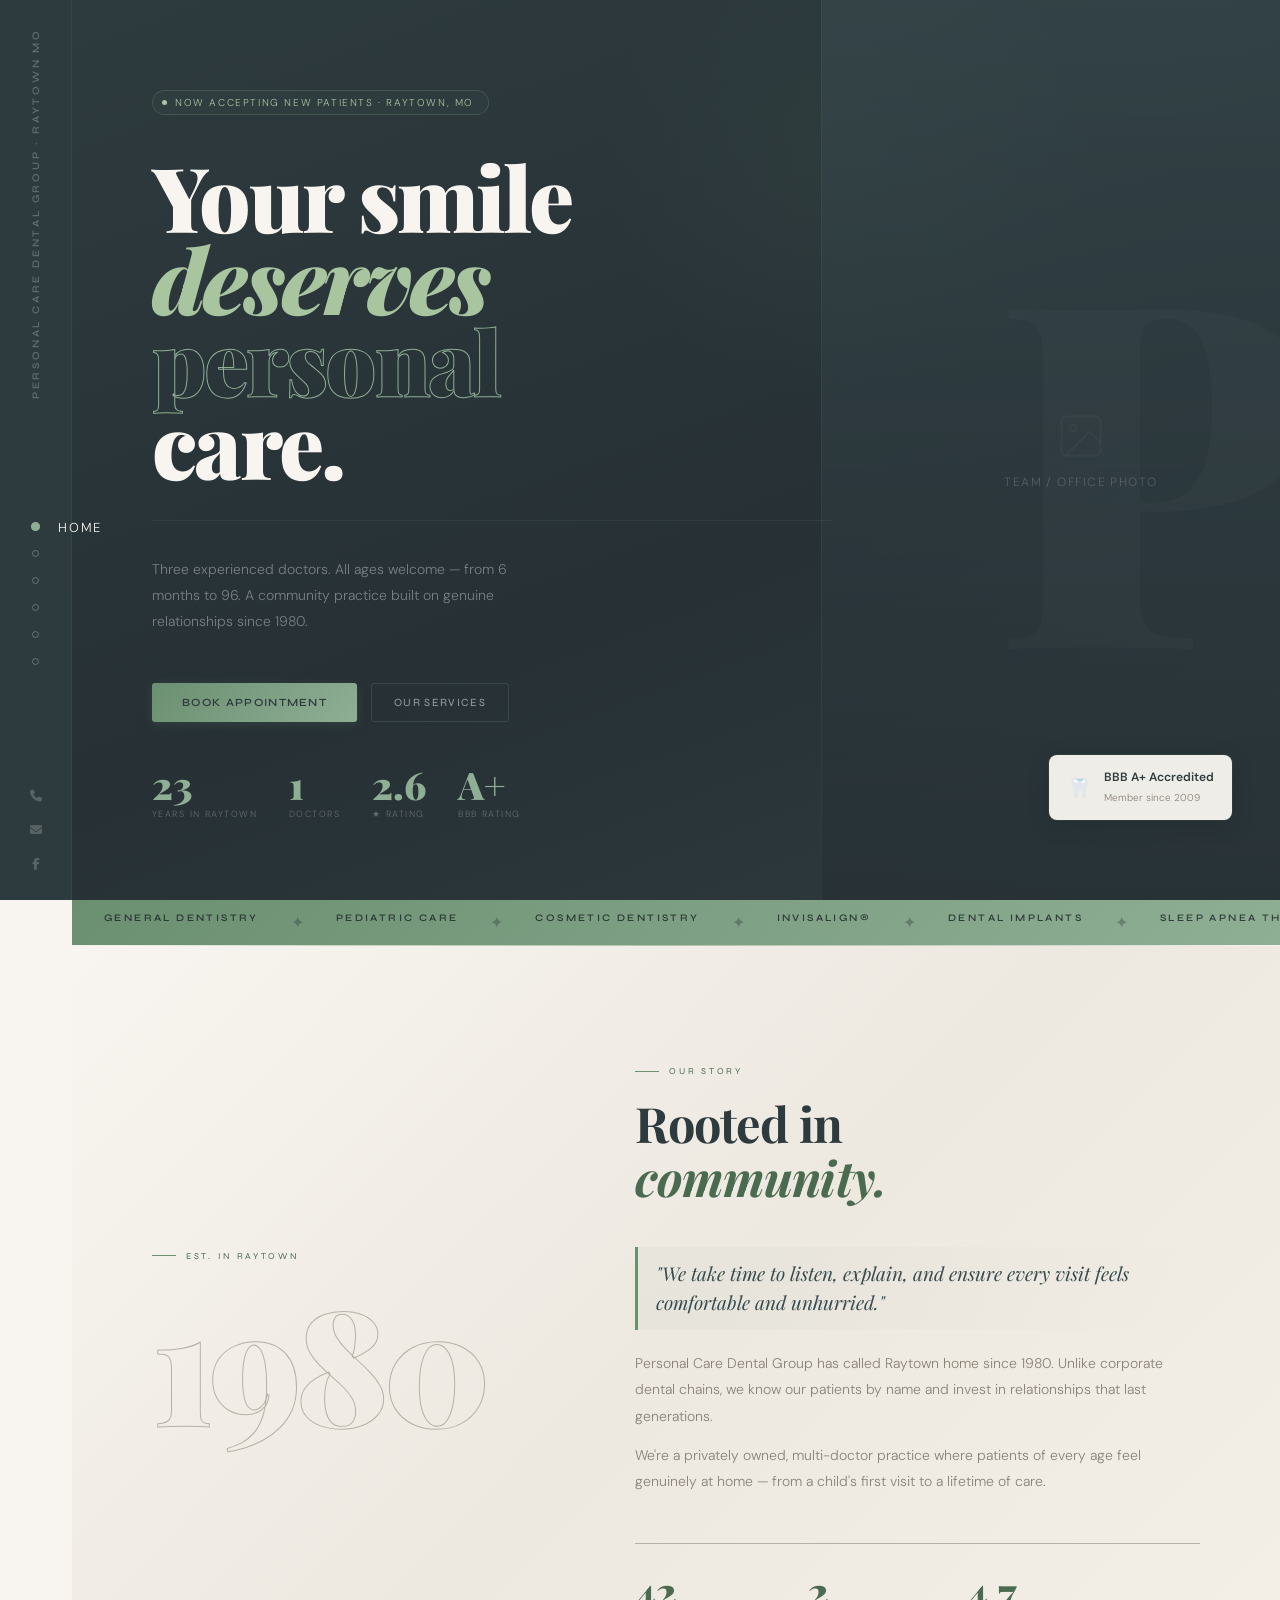
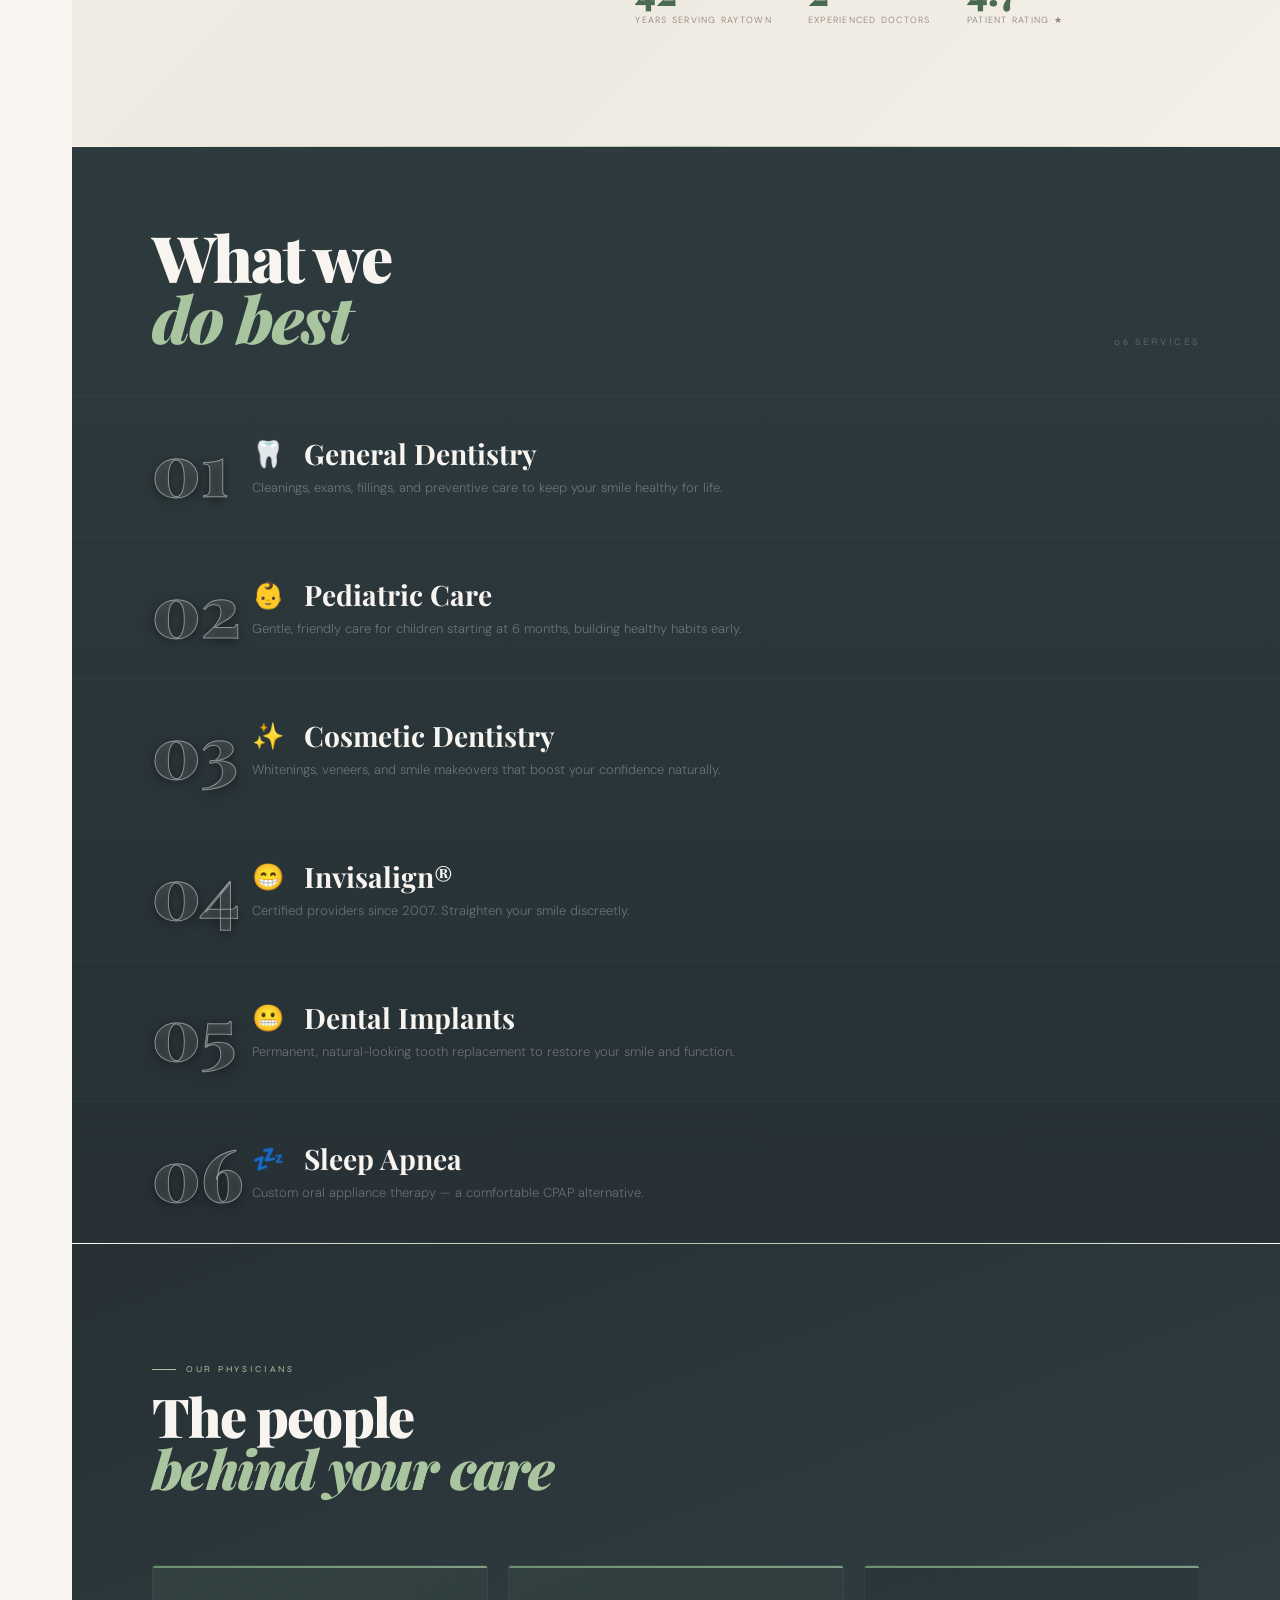
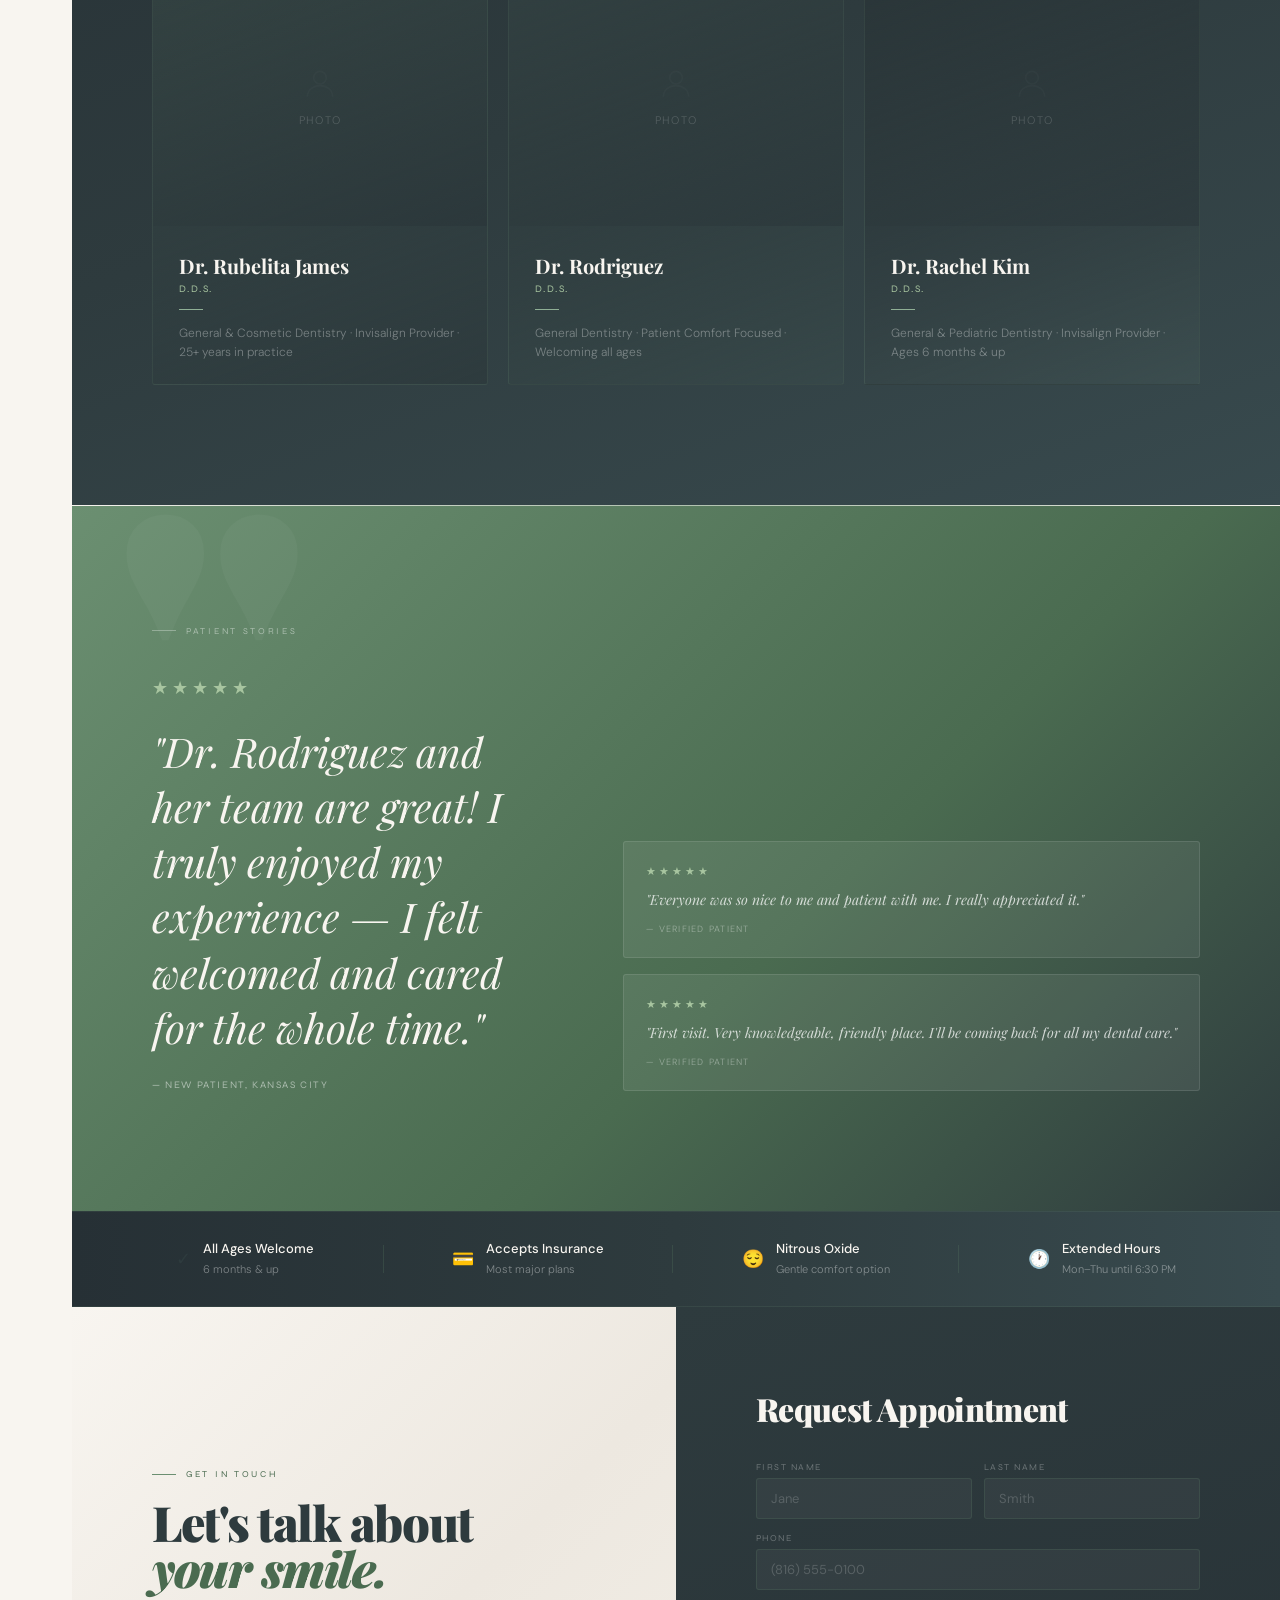
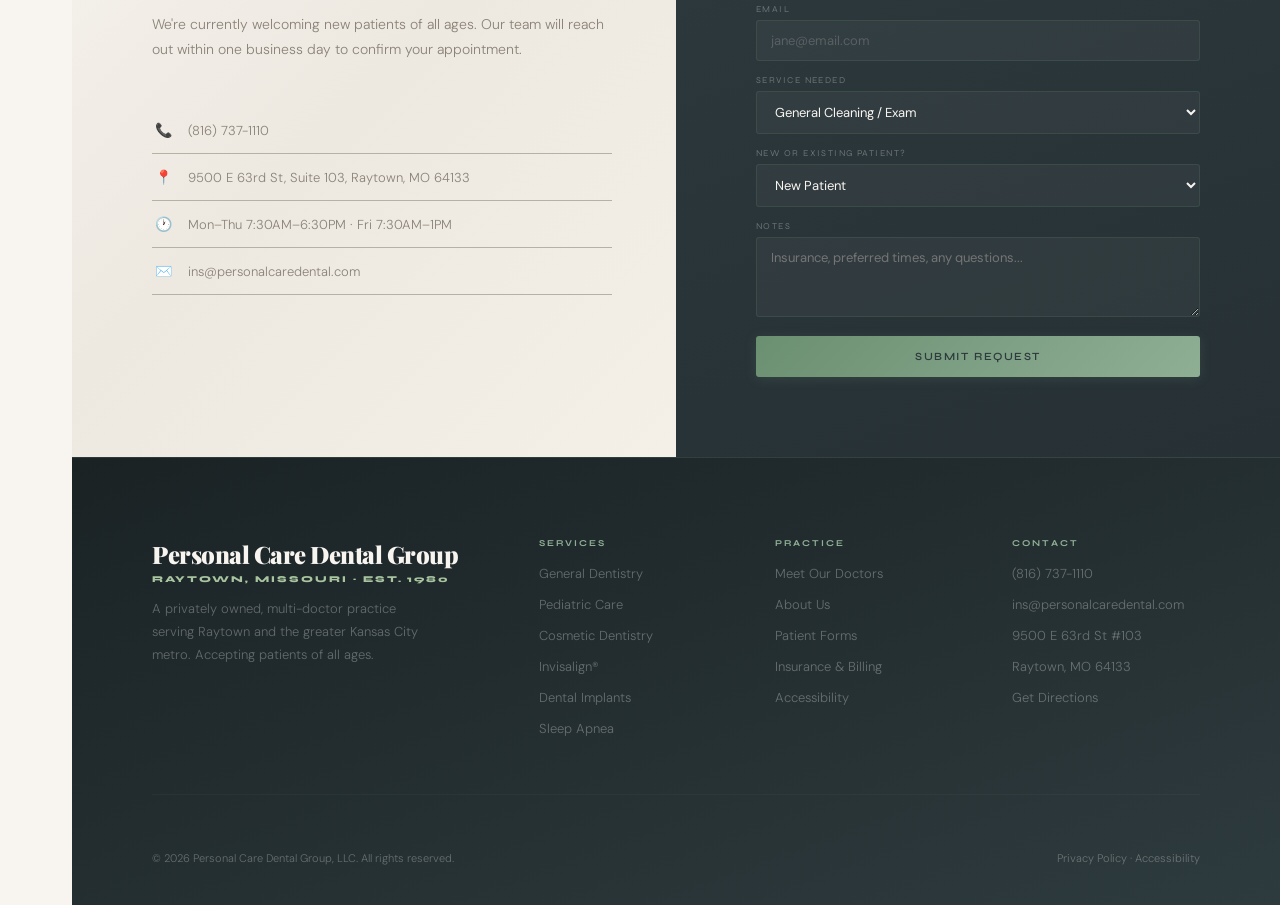
<file: inspired/slate-sage-subtle.html>
<!DOCTYPE html>
<html lang="en">

<head>
  <meta charset="UTF-8" />
  <meta name="viewport" content="width=device-width, initial-scale=1.0" />
  <title>Personal Care Dental Group · Raytown, MO</title>
  <link rel="preconnect" href="https://fonts.googleapis.com">
  <link
    href="https://fonts.googleapis.com/css2?family=Playfair+Display:ital,wght@0,400;0,700;0,900;1,400;1,700&family=Syne:wght@400;500;600;700;800&family=DM+Sans:wght@300;400;500&display=swap"
    rel="stylesheet">
  <link rel="stylesheet" href="https://cdnjs.cloudflare.com/ajax/libs/font-awesome/6.5.0/css/all.min.css" />
  <style>
    /* ═══════════════════════════
       PALETTE — Slate & Sage
       Subtle & Sophisticated
    ═══════════════════════════ */
    :root {
      --slate: #2E3B3E;
      /* deep slate anchor */
      --slate-2: #384A4E;
      /* slightly lighter */
      --slate-3: #263035;
      /* darkest for depth */
      --sage: #6B8F71;
      /* sage green accent */
      --sage-lt: #8FAF95;
      /* lighter sage */
      --sage-dk: #4A6B50;
      /* darker sage */
      --eucalyptus: #A8C5A0;
      /* softest sage highlight */
      --linen: #F8F5F0;
      /* warm off-white */
      --linen-dk: #EDE8E0;
      /* slightly deeper linen */
      --stone: #B8B0A4;
      /* warm neutral */
      --stone-dk: #8A8278;
      /* muted text */
      --ink: #1A2224;
      /* near black for footer */

      /* Subtle gradient system — barely there */
      --grad-hero: linear-gradient(160deg, #2E3B3E 0%, #263035 60%, #2E3B3E 100%);
      --grad-hero-panel: linear-gradient(180deg, rgba(56, 74, 78, 0.6) 0%, rgba(38, 48, 53, 0.8) 100%);
      --grad-sage: linear-gradient(135deg, #6B8F71 0%, #8FAF95 100%);
      --grad-sage-hover: linear-gradient(135deg, #8FAF95 0%, #6B8F71 50%, #4A6B50 100%);
      --grad-card-1: linear-gradient(160deg, rgba(107, 143, 113, 0.08) 0%, rgba(46, 59, 62, 0.97) 100%);
      --grad-card-2: linear-gradient(160deg, rgba(46, 59, 62, 0.98) 0%, rgba(107, 143, 113, 0.06) 100%);
      --grad-card-3: linear-gradient(160deg, rgba(38, 48, 53, 0.97) 0%, rgba(143, 175, 149, 0.07) 100%);
      --grad-about: linear-gradient(135deg, #F8F5F0 0%, #EDE8E0 50%, #F4F0E8 100%);
      --grad-services: linear-gradient(180deg, #2E3B3E 0%, #263035 100%);
      --grad-doctors: linear-gradient(160deg, #263035 0%, #2E3B3E 50%, #384A4E 100%);
      --grad-testi: linear-gradient(135deg, #6B8F71 0%, #4A6B50 60%, #2E3B3E 100%);
      --grad-trust: linear-gradient(90deg, #263035 0%, #2E3B3E 50%, #384A4E 100%);
      --grad-btn: linear-gradient(135deg, #6B8F71 0%, #8FAF95 100%);
      --grad-btn-hover: linear-gradient(135deg, #8FAF95 0%, #6B8F71 50%, #4A6B50 100%);
      --grad-appt-r: linear-gradient(160deg, #2E3B3E 0%, #263035 100%);
      --grad-footer: linear-gradient(160deg, #1A2224 0%, #2E3B3E 100%);
    }

    *,
    *::before,
    *::after {
      box-sizing: border-box;
      margin: 0;
      padding: 0;
    }

    html {
      scroll-behavior: smooth;
    }

    body {
      font-family: 'DM Sans', sans-serif;
      background: var(--linen);
      color: var(--slate);
      font-weight: 300;
      overflow-x: hidden;
      cursor: auto;
    }

    /* Progress bar — subtle sage line */
    #prog {
      position: fixed;
      top: 0;
      left: 0;
      height: 2px;
      z-index: 3000;
      background: var(--grad-sage);
      width: 0;
      transition: width .1s linear;
    }

    /* ═══════════════════════════
       SIDEBAR
    ═══════════════════════════ */
    .sidebar {
      position: fixed;
      left: 0;
      top: 0;
      bottom: 0;
      width: 72px;
      background: var(--slate);
      border-right: 1px solid rgba(107, 143, 113, 0.12);
      z-index: 100;
      display: flex;
      flex-direction: column;
      align-items: center;
      justify-content: space-between;
      padding: 28px 0;
    }

    .sidebar-name {
      font-family: 'Syne', sans-serif;
      font-size: 10px;
      font-weight: 600;
      letter-spacing: .28em;
      text-transform: uppercase;
      color: rgba(255, 255, 255, .25);
      writing-mode: vertical-rl;
      transform: rotate(180deg);
      white-space: nowrap;
      user-select: none;
    }

    .sidebar-nav {
      display: flex;
      flex-direction: column;
      align-items: center;
      gap: 20px;
    }

    .nav-dot {
      width: 7px;
      height: 7px;
      border-radius: 50%;
      border: 1px solid rgba(255, 255, 255, .25);
      cursor: pointer;
      transition: all .3s;
      position: relative;
    }

    .nav-dot::after {
      content: attr(data-label);
      position: absolute;
      left: 20px;
      top: 50%;
      transform: translateY(-50%);
      font-size: 10px;
      letter-spacing: .12em;
      text-transform: uppercase;
      color: var(--linen);
      white-space: nowrap;
      opacity: 0;
      transition: opacity .2s;
      font-family: 'DM Sans', sans-serif;
    }

    .nav-dot:hover::after,
    .nav-dot.active::after {
      opacity: 1;
    }

    .nav-dot.active {
      background: var(--sage-lt);
      border-color: var(--sage-lt);
      transform: scale(1.3);
    }

    .nav-dot:hover {
      border-color: var(--eucalyptus);
    }

    .sidebar-social {
      display: flex;
      flex-direction: column;
      align-items: center;
      gap: 18px;
    }

    .sidebar-social a {
      color: rgba(255, 255, 255, .2);
      font-size: 12px;
      text-decoration: none;
      transition: color .2s;
      cursor: pointer;
    }

    .sidebar-social a:hover {
      color: var(--sage-lt);
    }

    .main {
      margin-left: 72px;
    }

    /* ═══════════════════════════
       HERO — whisper of depth
    ═══════════════════════════ */
    .s-hero {
      min-height: 100vh;
      background: var(--grad-hero);
      display: flex;
      align-items: flex-end;
      padding: 80px;
      position: relative;
      overflow: hidden;
    }

    /* Very subtle ambient glow — barely visible */
    .s-hero::before {
      content: '';
      position: absolute;
      top: -10%;
      right: 15%;
      width: 500px;
      height: 500px;
      border-radius: 50%;
      background: radial-gradient(circle, rgba(107, 143, 113, 0.07) 0%, transparent 70%);
      pointer-events: none;
    }

    .hero-bg-num {
      position: absolute;
      right: -40px;
      top: 50%;
      transform: translateY(-50%);
      font-family: 'Playfair Display', serif;
      font-weight: 900;
      font-size: 480px;
      line-height: 1;
      color: rgba(255, 255, 255, .018);
      pointer-events: none;
      user-select: none;
    }

    /* Hero panel — subtle gradient, barely different from hero */
    .hero-slash {
      position: absolute;
      top: 0;
      right: 0;
      width: 38%;
      height: 100%;
      background: var(--grad-hero-panel);
      clip-path: none;
      border-left: 1px solid rgba(107, 143, 113, 0.1);
    }

    .hero-slash-inner {
      width: 100%;
      height: 100%;
      display: flex;
      align-items: center;
      justify-content: center;
      flex-direction: column;
      gap: 12px;
      color: rgba(255, 255, 255, .2);
      font-size: 12px;
      letter-spacing: .12em;
      text-transform: uppercase;
      padding-left: 60px;
    }

    .hero-slash-inner svg {
      opacity: .15;
    }

    /* Floating card — understated */
    .hero-float {
      position: absolute;
      right: 48px;
      bottom: 80px;
      background: rgba(248, 245, 240, 0.96);
      backdrop-filter: blur(12px);
      border-radius: 8px;
      padding: 14px 18px;
      display: flex;
      align-items: center;
      gap: 12px;
      animation: bob 4s ease-in-out infinite;
      z-index: 2;
      box-shadow: 0 4px 24px rgba(0, 0, 0, 0.12), 0 0 0 1px rgba(107, 143, 113, 0.15);
    }

    @keyframes bob {

      0%,
      100% {
        transform: translateY(0)
      }

      50% {
        transform: translateY(-6px)
      }
    }

    .hero-float-icon {
      font-size: 20px;
    }

    .hero-float-txt strong {
      display: block;
      font-size: 12px;
      color: var(--slate);
      font-weight: 600;
    }

    .hero-float-txt span {
      font-size: 10px;
      color: var(--stone-dk);
    }

    .hero-content {
      position: relative;
      z-index: 2;
      max-width: 680px;
    }

    /* Badge — very restrained */
    .hero-badge {
      display: inline-flex;
      align-items: center;
      gap: 8px;
      border: 1px solid rgba(107, 143, 113, 0.3);
      border-radius: 100px;
      padding: 5px 14px 5px 9px;
      margin-bottom: 40px;
      font-size: 10px;
      letter-spacing: .16em;
      text-transform: uppercase;
      color: var(--eucalyptus);
      background: rgba(107, 143, 113, 0.06);
    }

    .badge-dot {
      width: 5px;
      height: 5px;
      border-radius: 50%;
      background: var(--eucalyptus);
      animation: pulse 2.5s infinite;
    }

    @keyframes pulse {

      0%,
      100% {
        opacity: 1;
        transform: scale(1)
      }

      50% {
        opacity: .4;
        transform: scale(.7)
      }
    }

    .hero-h1 {
      font-family: 'Playfair Display', serif;
      font-size: clamp(52px, 7vw, 104px);
      font-weight: 900;
      line-height: .92;
      color: var(--linen);
      letter-spacing: -.03em;
      margin-bottom: 36px;
    }

    .hero-h1 .h1-italic {
      font-style: italic;
      color: var(--eucalyptus);
      display: block;
    }

    .hero-h1 .h1-outline {
      -webkit-text-stroke: 1px var(--sage-lt);
      color: transparent;
      display: block;
    }

    .hero-bottom {
      display: flex;
      align-items: center;
      gap: 48px;
      flex-wrap: wrap;
      padding-top: 36px;
      border-top: 1px solid rgba(107, 143, 113, 0.15);
    }

    .hero-sub {
      font-size: 14px;
      line-height: 1.85;
      color: rgba(255, 255, 255, .38);
      max-width: 360px;
    }

    .hero-ctas {
      display: flex;
      gap: 14px;
      flex-wrap: wrap;
    }

    /* BUTTONS — satin finish, not neon */
    .btn-coral {
      background: var(--grad-btn);
      color: var(--slate);
      padding: 13px 30px;
      border-radius: 3px;
      font-size: 11px;
      letter-spacing: .12em;
      text-transform: uppercase;
      font-weight: 600;
      text-decoration: none;
      border: none;
      cursor: pointer;
      transition: all .35s ease;
      font-family: 'Syne', sans-serif;
      box-shadow: 0 2px 12px rgba(107, 143, 113, 0.2);
      position: relative;
      overflow: hidden;
    }

    .btn-coral::before {
      content: '';
      position: absolute;
      inset: 0;
      background: var(--grad-btn-hover);
      opacity: 0;
      transition: opacity .35s ease;
    }

    .btn-coral:hover::before {
      opacity: 1;
    }

    .btn-coral:hover {
      transform: translateY(-2px);
      box-shadow: 0 6px 20px rgba(107, 143, 113, 0.32);
    }

    .btn-coral span {
      position: relative;
      z-index: 1;
    }

    .btn-ghost-w {
      color: rgba(255, 255, 255, .55);
      font-size: 11px;
      letter-spacing: .12em;
      text-transform: uppercase;
      text-decoration: none;
      border: 1px solid rgba(107, 143, 113, 0.25);
      padding: 12px 22px;
      border-radius: 3px;
      transition: all .35s ease;
      cursor: pointer;
      font-family: 'Syne', sans-serif;
      background: transparent;
      position: relative;
      overflow: hidden;
    }

    .btn-ghost-w::before {
      content: '';
      position: absolute;
      inset: 0;
      background: rgba(107, 143, 113, 0.08);
      opacity: 0;
      transition: opacity .35s ease;
    }

    .btn-ghost-w:hover {
      border-color: var(--eucalyptus);
      color: var(--eucalyptus);
    }

    .btn-ghost-w:hover::before {
      opacity: 1;
    }

    .hero-stats {
      display: flex;
      gap: 32px;
      margin-top: 44px;
    }

    .h-stat .num {
      font-family: 'Playfair Display', serif;
      font-size: 38px;
      font-weight: 900;
      color: var(--sage-lt);
      line-height: 1;
    }

    .h-stat .lbl {
      font-size: 9px;
      letter-spacing: .16em;
      text-transform: uppercase;
      color: rgba(255, 255, 255, .28);
      margin-top: 4px;
    }

    /* ═══════════════════════════
       MARQUEE — sage, clean
    ═══════════════════════════ */
    .marquee {
      background: var(--grad-sage);
      overflow: hidden;
      padding: 12px 0;
    }

    .m-track {
      display: flex;
      white-space: nowrap;
      animation: mscroll 35s linear infinite;
    }

    .marquee:hover .m-track {
      animation-play-state: paused;
    }

    .m-item {
      font-family: 'Syne', sans-serif;
      font-size: 10px;
      letter-spacing: .24em;
      text-transform: uppercase;
      color: rgba(26, 34, 36, 0.8);
      font-weight: 600;
      padding: 0 32px;
      flex-shrink: 0;
    }

    .m-dot {
      color: rgba(26, 34, 36, .3);
      padding: 0;
    }

    @keyframes mscroll {
      from {
        transform: translateX(0)
      }

      to {
        transform: translateX(-50%)
      }
    }

    /* ═══════════════════════════
       HAIRLINE DIVIDERS — just a whisper
    ═══════════════════════════ */
    .divider-subtle {
      height: 1px;
      background: linear-gradient(90deg, transparent 0%, rgba(107, 143, 113, 0.3) 20%, rgba(107, 143, 113, 0.5) 50%, rgba(107, 143, 113, 0.3) 80%, transparent 100%);
    }

    /* ═══════════════════════════
       ABOUT — warm linen gradient
    ═══════════════════════════ */
    .s-about {
      background: var(--grad-about);
      padding: 120px 80px;
      display: grid;
      grid-template-columns: 1fr 1.4fr;
      gap: 80px;
      position: relative;
      overflow: hidden;
      clip-path: none;
      margin-top: 0;
    }

    .about-left {
      display: flex;
      flex-direction: column;
      justify-content: center;
    }

    .about-label {
      font-family: 'Syne', sans-serif;
      font-size: 9px;
      letter-spacing: .3em;
      text-transform: uppercase;
      color: var(--sage-dk);
      margin-bottom: 20px;
      display: flex;
      align-items: center;
      gap: 10px;
    }

    .about-label::before {
      content: '';
      width: 24px;
      height: 1px;
      background: var(--sage);
      display: block;
    }

    .about-year {
      font-family: 'Playfair Display', serif;
      font-weight: 900;
      font-size: 160px;
      line-height: 1;
      letter-spacing: -.04em;
      -webkit-text-stroke: 1px var(--stone);
      color: transparent;
    }

    .about-right {
      display: flex;
      flex-direction: column;
      justify-content: center;
    }

    .about-h2 {
      font-family: 'Playfair Display', serif;
      font-size: clamp(34px, 3.8vw, 54px);
      font-weight: 700;
      line-height: 1.1;
      color: var(--slate);
      letter-spacing: -.02em;
      margin-bottom: 24px;
    }

    .about-h2 em {
      font-style: italic;
      color: var(--sage-dk);
    }

    .about-pull {
      border-left: 3px solid var(--sage);
      background: linear-gradient(90deg, rgba(107, 143, 113, 0.05), transparent);
      padding: 12px 18px;
      margin: 20px 0;
      font-family: 'Playfair Display', serif;
      font-size: 19px;
      font-style: italic;
      color: var(--slate-2);
      line-height: 1.55;
    }

    .about-body {
      font-size: 14px;
      line-height: 1.9;
      color: var(--stone-dk);
      margin-bottom: 12px;
    }

    .about-facts {
      display: flex;
      gap: 36px;
      margin-top: 36px;
      padding-top: 28px;
      border-top: 1px solid var(--stone);
    }

    .fact .num {
      font-family: 'Playfair Display', serif;
      font-size: 38px;
      font-weight: 900;
      color: var(--sage-dk);
      line-height: 1;
    }

    .fact .lbl {
      font-size: 9px;
      letter-spacing: .14em;
      text-transform: uppercase;
      color: var(--stone-dk);
      margin-top: 4px;
    }

    /* ═══════════════════════════
       SERVICES — deep slate
    ═══════════════════════════ */
    .s-services {
      background: var(--grad-services);
      padding: 80px 0 0;
    }

    .svc-head {
      padding: 0 80px 48px;
      display: flex;
      justify-content: space-between;
      align-items: flex-end;
      border-bottom: 1px solid rgba(107, 143, 113, 0.1);
    }

    .svc-title {
      font-family: 'Playfair Display', serif;
      font-size: clamp(38px, 5vw, 76px);
      font-weight: 900;
      color: var(--linen);
      letter-spacing: -.03em;
      line-height: .95;
    }

    .svc-title em {
      font-style: italic;
      color: var(--eucalyptus);
    }

    .svc-total {
      font-family: 'Syne', sans-serif;
      font-size: 10px;
      letter-spacing: .26em;
      text-transform: uppercase;
      color: rgba(255, 255, 255, .22);
    }

    .svc-item {
      display: grid;
      grid-template-columns: 100px 1fr auto;
      align-items: center;
      padding: 34px 80px;
      border-bottom: 1px solid rgba(107, 143, 113, 0.07);
      position: relative;
      overflow: hidden;
      cursor: pointer;
      transition: background .3s;
    }

    .svc-item::after {
      content: '';
      position: absolute;
      left: 0;
      top: 0;
      bottom: 0;
      width: 0;
      background: var(--grad-sage);
      transition: width .4s ease;
    }

    .svc-item:hover::after {
      width: 3px;
    }

    .svc-item:hover {
      background: rgba(107, 143, 113, 0.04);
    }

    .svc-item:hover .svc-big-num {
      opacity: .04;
    }

    .svc-item:hover .svc-name {
      color: var(--eucalyptus);
      transform: translateX(6px);
    }

    .svc-item:hover .svc-go {
      opacity: 1;
      transform: translateX(0);
    }

    .svc-big-num {
      font-family: 'Playfair Display', serif;
      font-weight: 900;
      font-size: 72px;
      color: rgba(255, 255, 255, 0.12);
      -webkit-text-stroke: 1px rgba(255, 255, 255, 0.45);
      text-shadow: 0 2px 12px rgba(0, 0, 0, 0.5), 0 0 30px rgba(255, 255, 255, 0.06);
      line-height: 1;
      transition: opacity .3s;
      position: relative;
      z-index: 1;
    }

    .svc-center {
      position: relative;
      z-index: 1;
    }

    .svc-icon-wrap {
      display: flex;
      align-items: center;
      gap: 20px;
    }

    .svc-emoji {
      font-size: 26px;
    }

    .svc-name {
      font-family: 'Playfair Display', serif;
      font-size: clamp(20px, 2.2vw, 30px);
      font-weight: 700;
      color: var(--linen);
      transition: color .3s, transform .3s;
    }

    .svc-desc {
      font-size: 13px;
      line-height: 1.7;
      color: rgba(255, 255, 255, .3);
      margin-top: 5px;
    }

    .svc-go {
      font-family: 'Syne', sans-serif;
      font-size: 10px;
      letter-spacing: .16em;
      text-transform: uppercase;
      color: var(--eucalyptus);
      opacity: 0;
      transform: translateX(-10px);
      transition: all .3s;
      text-decoration: none;
      position: relative;
      z-index: 1;
    }

    /* ═══════════════════════════
       DOCTORS — gradient cards, subtle
    ═══════════════════════════ */
    .s-doctors {
      background: var(--grad-doctors);
      padding: 120px 80px;
      position: relative;
      overflow: hidden;
      clip-path: none;
      margin: 0;
    }

    .doc-head {
      margin-bottom: 72px;
    }

    .doc-label {
      font-family: 'Syne', sans-serif;
      font-size: 9px;
      letter-spacing: .3em;
      text-transform: uppercase;
      color: var(--eucalyptus);
      margin-bottom: 16px;
      display: flex;
      align-items: center;
      gap: 10px;
    }

    .doc-label::before {
      content: '';
      width: 24px;
      height: 1px;
      background: var(--eucalyptus);
      display: block;
    }

    .doc-title {
      font-family: 'Playfair Display', serif;
      font-size: clamp(34px, 4.2vw, 64px);
      font-weight: 900;
      color: var(--linen);
      letter-spacing: -.03em;
      line-height: .95;
    }

    .doc-title em {
      font-style: italic;
      color: var(--eucalyptus);
    }

    .doc-cards {
      display: grid;
      grid-template-columns: repeat(3, 1fr);
      gap: 20px;
      position: relative;
      align-items: start;
    }

    .doc-card {
      border: 1px solid rgba(107, 143, 113, 0.15);
      border-radius: 3px;
      overflow: hidden;
      transition: transform .4s cubic-bezier(.22, .68, 0, 1.2), box-shadow .4s, border-color .3s;
      position: relative;
      height: 420px;
      display: flex;
      flex-direction: column;
      cursor: pointer;
    }

    .doc-card:nth-child(1) {
      background: var(--grad-card-1);
    }

    .doc-card:nth-child(2) {
      background: var(--grad-card-2);
    }

    .doc-card:nth-child(3) {
      background: var(--grad-card-3);
    }

    .doc-card:nth-child(2),
    .doc-card:nth-child(3) {
      margin-top: 0;
    }

    .doc-card:hover {
      transform: translateY(-12px) scale(1.02);
      box-shadow: 0 24px 48px rgba(0, 0, 0, 0.3), 0 0 0 1px rgba(107, 143, 113, 0.25);
      border-color: rgba(107, 143, 113, 0.3);
      z-index: 10;
    }

    .doc-card::before {
      content: '';
      position: absolute;
      top: 0;
      left: 0;
      right: 0;
      height: 2px;
      background: var(--grad-sage);
    }

    .doc-photo {
      height: 260px;
      flex-shrink: 0;
      background: linear-gradient(160deg, rgba(107, 143, 113, 0.06) 0%, rgba(38, 48, 53, 0.4) 100%);
      display: flex;
      align-items: center;
      justify-content: center;
      flex-direction: column;
      gap: 10px;
      color: rgba(255, 255, 255, .18);
      font-size: 11px;
      letter-spacing: .1em;
      text-transform: uppercase;
      position: relative;
      overflow: hidden;
    }

    /* Hover blurb — sage wash, not dramatic */
    .doc-photo::after {
      content: attr(data-blurb);
      position: absolute;
      inset: 0;
      background: linear-gradient(135deg, rgba(107, 143, 113, 0.94), rgba(74, 107, 80, 0.96));
      display: flex;
      align-items: center;
      justify-content: center;
      padding: 24px;
      font-family: 'Playfair Display', serif;
      font-style: italic;
      font-size: 15px;
      line-height: 1.65;
      color: var(--linen);
      text-transform: none;
      letter-spacing: 0;
      opacity: 0;
      transition: opacity .4s ease;
    }

    .doc-card:hover .doc-photo::after {
      opacity: 1;
    }

    .doc-photo svg {
      opacity: .12;
    }

    .doc-info {
      padding: 26px;
    }

    .doc-name {
      font-family: 'Playfair Display', serif;
      font-size: 20px;
      font-weight: 700;
      color: var(--linen);
      margin-bottom: 4px;
    }

    .doc-cred {
      font-size: 10px;
      color: var(--eucalyptus);
      letter-spacing: .14em;
      text-transform: uppercase;
      font-family: 'Syne', sans-serif;
    }

    .doc-bar {
      width: 24px;
      height: 1px;
      margin: 14px 0;
      background: var(--sage-lt);
    }

    .doc-spec {
      font-size: 12px;
      color: rgba(255, 255, 255, .35);
      line-height: 1.65;
    }

    /* ═══════════════════════════
       TESTIMONIALS — sage-to-slate
    ═══════════════════════════ */
    .s-testi {
      background: var(--grad-testi);
      padding: 120px 80px;
      position: relative;
      overflow: hidden;
    }

    .testi-deco-q {
      position: absolute;
      top: -80px;
      left: 40px;
      font-family: 'Playfair Display', serif;
      font-weight: 900;
      font-size: 480px;
      color: rgba(255, 255, 255, .03);
      line-height: 1;
      pointer-events: none;
    }

    .testi-label {
      font-family: 'Syne', sans-serif;
      font-size: 9px;
      letter-spacing: .3em;
      text-transform: uppercase;
      color: rgba(255, 255, 255, .45);
      margin-bottom: 40px;
      display: flex;
      align-items: center;
      gap: 10px;
    }

    .testi-label::before {
      content: '';
      width: 24px;
      height: 1px;
      background: rgba(255, 255, 255, .3);
      display: block;
    }

    .testi-main {
      display: grid;
      grid-template-columns: 1fr auto;
      gap: 80px;
      align-items: end;
    }

    .testi-big {
      font-family: 'Playfair Display', serif;
      font-size: clamp(26px, 3.2vw, 48px);
      font-weight: 400;
      font-style: italic;
      line-height: 1.35;
      color: var(--linen);
      position: relative;
      z-index: 1;
    }

    .testi-author {
      font-family: 'Syne', sans-serif;
      font-size: 10px;
      letter-spacing: .16em;
      text-transform: uppercase;
      color: rgba(255, 255, 255, .5);
      margin-top: 24px;
    }

    .testi-stars {
      color: var(--eucalyptus);
      font-size: 18px;
      letter-spacing: 4px;
      margin-bottom: 24px;
    }

    .testi-mini {
      display: flex;
      flex-direction: column;
      gap: 16px;
      min-width: 300px;
    }

    .testi-card {
      background: rgba(255, 255, 255, .07);
      border-radius: 3px;
      padding: 22px;
      border: 1px solid rgba(255, 255, 255, .1);
      transition: all .25s;
      cursor: pointer;
    }

    .testi-card:hover {
      background: rgba(255, 255, 255, .12);
      border-color: rgba(168, 197, 160, 0.3);
    }

    .tc-stars {
      color: var(--eucalyptus);
      font-size: 11px;
      letter-spacing: 3px;
      margin-bottom: 10px;
    }

    .tc-text {
      font-family: 'Playfair Display', serif;
      font-size: 14px;
      font-style: italic;
      color: rgba(255, 255, 255, .75);
      line-height: 1.65;
      margin-bottom: 12px;
    }

    .tc-author {
      font-size: 9px;
      letter-spacing: .14em;
      text-transform: uppercase;
      color: rgba(255, 255, 255, .4);
    }

    /* ═══════════════════════════
       TRUST STRIP — deep slate
    ═══════════════════════════ */
    .s-trust {
      background: var(--grad-trust);
      border-top: 1px solid rgba(107, 143, 113, 0.15);
      border-bottom: 1px solid rgba(107, 143, 113, 0.15);
      padding: 28px 80px;
      display: flex;
      align-items: center;
      justify-content: space-around;
      flex-wrap: wrap;
      gap: 20px;
    }

    .t-item {
      display: flex;
      align-items: center;
      gap: 12px;
    }

    .t-ico {
      font-size: 18px;
    }

    .t-txt strong {
      display: block;
      font-size: 13px;
      color: var(--linen);
      font-weight: 500;
    }

    .t-txt span {
      font-size: 11px;
      color: rgba(255, 255, 255, .4);
    }

    .t-div {
      width: 1px;
      height: 28px;
      background: rgba(107, 143, 113, 0.2);
    }

    /* ═══════════════════════════
       APPOINTMENT
    ═══════════════════════════ */
    .s-appt {
      display: grid;
      grid-template-columns: 1fr 1fr;
      min-height: 720px;
    }

    .appt-l {
      background: var(--grad-about);
      padding: 100px 64px 100px 80px;
      display: flex;
      flex-direction: column;
      justify-content: center;
    }

    .appt-label {
      font-family: 'Syne', sans-serif;
      font-size: 9px;
      letter-spacing: .3em;
      text-transform: uppercase;
      color: var(--sage-dk);
      margin-bottom: 20px;
      display: flex;
      align-items: center;
      gap: 10px;
    }

    .appt-label::before {
      content: '';
      width: 24px;
      height: 1px;
      background: var(--sage);
      display: block;
    }

    .appt-h2 {
      font-family: 'Playfair Display', serif;
      font-size: clamp(36px, 3.8vw, 60px);
      font-weight: 900;
      color: var(--slate);
      letter-spacing: -.03em;
      margin-bottom: 20px;
      line-height: .95;
    }

    .appt-h2 em {
      font-style: italic;
      color: var(--sage-dk);
    }

    .appt-sub {
      font-size: 14px;
      line-height: 1.85;
      color: var(--stone-dk);
      margin-bottom: 44px;
    }

    .c-row {
      display: flex;
      align-items: center;
      gap: 14px;
      padding: 14px 0;
      border-bottom: 1px solid var(--stone);
      font-size: 13px;
      color: var(--stone-dk);
    }

    .c-ico {
      font-size: 14px;
      width: 22px;
      text-align: center;
      color: var(--sage);
    }

    .appt-r {
      background: var(--grad-appt-r);
      padding: 80px;
      display: flex;
      align-items: center;
    }

    .form-wrap {
      width: 100%;
    }

    .form-ttl {
      font-family: 'Playfair Display', serif;
      font-size: 32px;
      font-weight: 900;
      color: var(--linen);
      margin-bottom: 32px;
      letter-spacing: -.02em;
    }

    .form-row {
      margin-bottom: 14px;
    }

    .form-row label {
      display: block;
      font-size: 9px;
      letter-spacing: .16em;
      text-transform: uppercase;
      color: rgba(255, 255, 255, .3);
      margin-bottom: 6px;
      font-family: 'Syne', sans-serif;
    }

    .form-row input,
    .form-row select,
    .form-row textarea {
      width: 100%;
      padding: 11px 14px;
      background: rgba(255, 255, 255, .04);
      border: 1px solid rgba(107, 143, 113, 0.18);
      border-radius: 3px;
      color: var(--linen);
      font-family: 'DM Sans', sans-serif;
      font-size: 13px;
      outline: none;
      transition: border-color .2s;
      cursor: auto;
    }

    .form-row input::placeholder {
      color: rgba(255, 255, 255, .18);
    }

    .form-row input:focus,
    .form-row select:focus,
    .form-row textarea:focus {
      border-color: var(--sage-lt);
    }

    .form-row select option {
      background: var(--slate);
    }

    .form-row textarea {
      height: 80px;
      resize: vertical;
    }

    .form-2c {
      display: grid;
      grid-template-columns: 1fr 1fr;
      gap: 12px;
    }

    .btn-submit {
      background: var(--grad-btn);
      color: var(--slate);
      padding: 14px;
      width: 100%;
      border: none;
      border-radius: 3px;
      font-family: 'Syne', sans-serif;
      font-size: 11px;
      letter-spacing: .14em;
      text-transform: uppercase;
      font-weight: 600;
      cursor: pointer;
      transition: all .35s ease;
      box-shadow: 0 2px 12px rgba(107, 143, 113, 0.2);
      position: relative;
      overflow: hidden;
    }

    .btn-submit::before {
      content: '';
      position: absolute;
      inset: 0;
      background: var(--grad-btn-hover);
      opacity: 0;
      transition: opacity .35s ease;
    }

    .btn-submit:hover::before {
      opacity: 1;
    }

    .btn-submit:hover {
      transform: translateY(-2px);
      box-shadow: 0 6px 20px rgba(107, 143, 113, 0.3);
    }

    /* ═══════════════════════════
       FOOTER
    ═══════════════════════════ */
    footer {
      background: var(--grad-footer);
      color: rgba(255, 255, 255, .3);
      padding: 80px 80px 40px;
      border-top: 1px solid rgba(107, 143, 113, 0.12);
    }

    .footer-top {
      display: grid;
      grid-template-columns: 1.8fr 1fr 1fr 1fr;
      gap: 48px;
      margin-bottom: 56px;
      padding-bottom: 56px;
      border-bottom: 1px solid rgba(107, 143, 113, 0.08);
    }

    .f-logo {
      font-family: 'Playfair Display', serif;
      font-size: 24px;
      font-weight: 900;
      color: var(--linen);
      margin-bottom: 14px;
      letter-spacing: -.02em;
    }

    .f-logo span {
      display: block;
      font-family: 'Syne', sans-serif;
      font-size: 9px;
      color: var(--eucalyptus);
      letter-spacing: .22em;
      text-transform: uppercase;
      margin-top: 4px;
    }

    footer p {
      font-size: 13px;
      line-height: 1.75;
      max-width: 280px;
    }

    .f-col h4 {
      font-family: 'Syne', sans-serif;
      font-size: 9px;
      letter-spacing: .22em;
      text-transform: uppercase;
      color: var(--sage-lt);
      margin-bottom: 14px;
    }

    .f-col ul {
      list-style: none;
      display: flex;
      flex-direction: column;
      gap: 10px;
    }

    .f-col ul a {
      color: rgba(255, 255, 255, .3);
      text-decoration: none;
      font-size: 13px;
      transition: color .2s;
    }

    .f-col ul a:hover {
      color: var(--eucalyptus);
    }

    .footer-bot {
      display: flex;
      justify-content: space-between;
      font-size: 11px;
    }

    .footer-bot a {
      color: rgba(255, 255, 255, .3);
      text-decoration: none;
    }

    #btt {
      position: fixed;
      bottom: 32px;
      right: 32px;
      z-index: 500;
      width: 42px;
      height: 42px;
      border-radius: 50%;
      background: var(--grad-btn);
      color: var(--slate);
      border: none;
      cursor: pointer;
      display: flex;
      align-items: center;
      justify-content: center;
      font-size: 16px;
      box-shadow: 0 4px 16px rgba(107, 143, 113, 0.25);
      opacity: 0;
      transform: translateY(16px);
      transition: opacity .3s, transform .3s;
      font-family: 'Syne', sans-serif;
    }

    #btt.show {
      opacity: 1;
      transform: translateY(0);
    }

    #btt:hover {
      box-shadow: 0 8px 24px rgba(107, 143, 113, 0.35);
      transform: translateY(-2px);
    }

    .rv {
      opacity: 0;
      transform: translateY(32px);
      transition: opacity .9s ease, transform .9s ease;
    }

    .rv.go {
      opacity: 1;
      transform: translateY(0);
    }

    .rv-l {
      opacity: 0;
      transform: translateX(-40px);
      transition: opacity .9s ease, transform .9s ease;
    }

    .rv-l.go {
      opacity: 1;
      transform: translateX(0);
    }

    .rv-r {
      opacity: 0;
      transform: translateX(40px);
      transition: opacity .9s ease, transform .9s ease;
    }

    .rv-r.go {
      opacity: 1;
      transform: translateX(0);
    }

    .d1 {
      transition-delay: .1s !important
    }

    .d2 {
      transition-delay: .2s !important
    }

    .d3 {
      transition-delay: .3s !important
    }

    .d4 {
      transition-delay: .4s !important
    }

    .d5 {
      transition-delay: .5s !important
    }

    .d6 {
      transition-delay: .6s !important
    }

    /* ═══════════════════════════
       MOBILE
    ═══════════════════════════ */
    .mob-nav {
      display: none;
      position: fixed;
      top: 0;
      left: 0;
      right: 0;
      z-index: 200;
      background: var(--slate);
      border-bottom: 1px solid rgba(107, 143, 113, 0.15);
      padding: 16px 20px;
      align-items: center;
      justify-content: space-between;
    }

    .mob-brand {
      font-family: 'Playfair Display', serif;
      font-size: 15px;
      font-weight: 700;
      color: var(--linen);
    }

    .mob-ham {
      background: none;
      border: none;
      cursor: pointer;
      padding: 4px;
    }

    .mob-ham span {
      display: block;
      width: 22px;
      height: 1.5px;
      background: var(--eucalyptus);
      margin: 5px 0;
      border-radius: 2px;
      transition: all .3s;
    }

    .mob-ham.open span:nth-child(1) {
      transform: translateY(6.5px) rotate(45deg);
    }

    .mob-ham.open span:nth-child(2) {
      opacity: 0;
    }

    .mob-ham.open span:nth-child(3) {
      transform: translateY(-6.5px) rotate(-45deg);
    }

    .mob-menu {
      display: none;
      position: fixed;
      inset: 0;
      z-index: 150;
      background: var(--slate);
      flex-direction: column;
      align-items: center;
      justify-content: center;
      gap: 32px;
    }

    .mob-menu.open {
      display: flex;
    }

    .mob-menu a {
      font-family: 'Playfair Display', serif;
      font-size: 38px;
      font-weight: 700;
      color: var(--linen);
      text-decoration: none;
      transition: color .2s;
    }

    .mob-menu a:hover {
      color: var(--eucalyptus);
    }

    .mob-cta-a {
      font-family: 'Syne', sans-serif !important;
      font-size: 12px !important;
      letter-spacing: .12em;
      text-transform: uppercase;
      background: var(--grad-btn) !important;
      color: var(--slate) !important;
      padding: 13px 32px !important;
      border-radius: 3px;
      margin-top: 8px;
      font-weight: 600 !important;
    }

    .mob-x {
      position: absolute;
      top: 24px;
      right: 28px;
      background: none;
      border: none;
      font-size: 26px;
      color: var(--linen);
      cursor: pointer;
    }

    .mob-bar {
      display: none;
      position: fixed;
      bottom: 0;
      left: 0;
      right: 0;
      z-index: 99;
      background: var(--slate);
      border-top: 1px solid rgba(107, 143, 113, 0.15);
    }

    .mob-bar-i {
      display: flex;
    }

    .mob-bar a {
      display: flex;
      align-items: center;
      justify-content: center;
      gap: 8px;
      color: var(--linen);
      text-decoration: none;
      font-size: 12px;
      font-weight: 500;
      padding: 16px;
      width: 50%;
    }

    .mob-bar a.coral {
      background: var(--grad-btn);
      color: var(--slate);
      font-weight: 600;
    }

    @media (max-width: 960px) {
      body {
        cursor: auto;
      }

      .sidebar {
        display: none;
      }

      .main {
        margin-left: 0;
      }

      .mob-nav {
        display: flex;
      }

      .s-hero {
        flex-direction: column;
        padding: 100px 24px 60px;
        min-height: auto;
      }

      .hero-slash {
        display: none;
      }

      .hero-float {
        position: static;
        margin-top: 28px;
        align-self: flex-start;
      }

      .hero-h1 {
        font-size: 48px;
      }

      .hero-stats {
        gap: 20px;
      }

      .hero-bg-num {
        display: none;
      }

      .s-about {
        clip-path: none;
        margin-top: 0;
        padding: 72px 24px;
        grid-template-columns: 1fr;
        gap: 28px;
      }

      .s-services .svc-head {
        padding: 0 24px 32px;
        flex-direction: column;
        align-items: flex-start;
      }

      .svc-item {
        grid-template-columns: 60px 1fr;
        padding: 18px 24px;
      }

      .svc-big-num {
        font-size: 44px;
      }

      .svc-desc,
      .svc-go {
        display: none;
      }

      .s-doctors {
        clip-path: none;
        margin: 0;
        padding: 72px 24px;
      }

      .doc-cards {
        grid-template-columns: 1fr;
      }

      .doc-card:nth-child(2),
      .doc-card:nth-child(3) {
        margin-top: 0;
      }

      .s-testi {
        padding: 72px 24px;
      }

      .testi-main {
        grid-template-columns: 1fr;
        gap: 36px;
      }

      .testi-mini {
        min-width: auto;
      }

      .s-trust {
        padding: 20px;
        gap: 16px;
      }

      .t-div {
        display: none;
      }

      .s-appt {
        grid-template-columns: 1fr;
      }

      .appt-l {
        padding: 72px 24px 48px;
      }

      .appt-r {
        padding: 48px 24px 100px;
      }

      .form-2c {
        grid-template-columns: 1fr;
        gap: 0;
      }

      footer {
        padding: 48px 24px 100px;
      }

      .footer-top {
        grid-template-columns: 1fr 1fr;
        gap: 28px;
      }

      .footer-bot {
        flex-direction: column;
        gap: 8px;
      }

      .mob-bar {
        display: block;
      }

      #btt {
        bottom: 80px;
        right: 16px;
      }
    }

    @media (max-width: 520px) {
      .hero-h1 {
        font-size: 36px;
      }

      .footer-top {
        grid-template-columns: 1fr;
      }

      .about-year {
        font-size: 90px;
      }
    }
  </style>
</head>

<body>

  <div id="prog"></div>
  <button id="btt" onclick="window.scrollTo({top:0,behavior:'smooth'})">↑</button>

  <aside class="sidebar">
    <div class="sidebar-name">Personal Care Dental Group · Raytown MO</div>
    <nav class="sidebar-nav">
      <div class="nav-dot active" data-section="home" data-label="Home" onclick="goTo('home')"></div>
      <div class="nav-dot" data-section="about" data-label="About" onclick="goTo('about')"></div>
      <div class="nav-dot" data-section="services" data-label="Services" onclick="goTo('services')"></div>
      <div class="nav-dot" data-section="doctors" data-label="Doctors" onclick="goTo('doctors')"></div>
      <div class="nav-dot" data-section="reviews" data-label="Reviews" onclick="goTo('reviews')"></div>
      <div class="nav-dot" data-section="contact" data-label="Contact" onclick="goTo('contact')"></div>
    </nav>
    <div class="sidebar-social">
      <a href="tel:8167371110" title="Call"><i class="fa fa-phone"></i></a>
      <a href="#contact" title="Contact"><i class="fa fa-envelope"></i></a>
      <a href="#" title="Facebook"><i class="fab fa-facebook-f"></i></a>
    </div>
  </aside>

  <div class="mob-nav">
    <div class="mob-brand">Personal Care Dental Group</div>
    <button class="mob-ham" id="mobHam" onclick="togMenu()"><span></span><span></span><span></span></button>
  </div>
  <div class="mob-menu" id="mobMenu">
    <button class="mob-x" onclick="togMenu()">✕</button>
    <a href="#about" onclick="togMenu()">About</a>
    <a href="#services" onclick="togMenu()">Services</a>
    <a href="#doctors" onclick="togMenu()">Doctors</a>
    <a href="#reviews" onclick="togMenu()">Reviews</a>
    <a href="#contact" onclick="togMenu()">Contact</a>
    <a href="#contact" class="mob-cta-a" onclick="togMenu()">Book Now</a>
  </div>
  <div class="mob-bar">
    <div class="mob-bar-i">
      <a href="tel:8167371110">📞 Call Us</a>
      <a href="#contact" class="coral">📅 Book Now</a>
    </div>
  </div>

  <div class="main">

    <section class="s-hero" id="home">
      <div class="hero-slash">
        <div class="hero-slash-inner">
          <svg width="52" height="52" viewBox="0 0 24 24" fill="none" stroke="currentColor" stroke-width="1">
            <rect x="3" y="3" width="18" height="18" rx="2" />
            <circle cx="8.5" cy="8.5" r="1.5" />
            <polyline points="21 15 16 10 5 21" />
          </svg>
          <p>Team / Office Photo</p>
        </div>
      </div>
      <div class="hero-bg-num">P</div>
      <div class="hero-float">
        <div class="hero-float-icon">🦷</div>
        <div class="hero-float-txt"><strong>BBB A+ Accredited</strong><span>Member since 2009</span></div>
      </div>
      <div class="hero-content">
        <div class="hero-badge"><span class="badge-dot"></span>Now Accepting New Patients · Raytown, MO</div>
        <h1 class="hero-h1">
          Your smile<br>
          <span class="h1-italic">deserves</span>
          <span class="h1-outline">personal</span>
          care.
        </h1>
        <div class="hero-bottom">
          <p class="hero-sub">Three experienced doctors. All ages welcome — from 6 months to 96. A community practice
            built on genuine relationships since 1980.</p>
          <div class="hero-ctas">
            <a href="#contact" class="btn-coral"><span>Book Appointment</span></a>
            <a href="#services" class="btn-ghost-w">Our Services</a>
          </div>
        </div>
        <div class="hero-stats">
          <div class="h-stat">
            <div class="num" data-count="45">0</div>
            <div class="lbl">Years in Raytown</div>
          </div>
          <div class="h-stat">
            <div class="num" data-count="3">0</div>
            <div class="lbl">Doctors</div>
          </div>
          <div class="h-stat">
            <div class="num" data-target="4.9">0</div>
            <div class="lbl">★ Rating</div>
          </div>
          <div class="h-stat">
            <div class="num">A+</div>
            <div class="lbl">BBB Rating</div>
          </div>
        </div>
      </div>
    </section>

    <div class="marquee">
      <div class="m-track">
        <span class="m-item">General Dentistry</span><span class="m-dot"> ✦ </span>
        <span class="m-item">Pediatric Care</span><span class="m-dot"> ✦ </span>
        <span class="m-item">Cosmetic Dentistry</span><span class="m-dot"> ✦ </span>
        <span class="m-item">Invisalign®</span><span class="m-dot"> ✦ </span>
        <span class="m-item">Dental Implants</span><span class="m-dot"> ✦ </span>
        <span class="m-item">Sleep Apnea Therapy</span><span class="m-dot"> ✦ </span>
        <span class="m-item">All Ages Welcome</span><span class="m-dot"> ✦ </span>
        <span class="m-item">Est. 1980 · Raytown MO</span><span class="m-dot"> ✦ </span>
        <span class="m-item">General Dentistry</span><span class="m-dot"> ✦ </span>
        <span class="m-item">Pediatric Care</span><span class="m-dot"> ✦ </span>
        <span class="m-item">Cosmetic Dentistry</span><span class="m-dot"> ✦ </span>
        <span class="m-item">Invisalign®</span><span class="m-dot"> ✦ </span>
        <span class="m-item">Dental Implants</span><span class="m-dot"> ✦ </span>
        <span class="m-item">Sleep Apnea Therapy</span><span class="m-dot"> ✦ </span>
        <span class="m-item">All Ages Welcome</span><span class="m-dot"> ✦ </span>
        <span class="m-item">Est. 1980 · Raytown MO</span><span class="m-dot"> ✦ </span>
      </div>
    </div>

    <div class="divider-subtle"></div>

    <section class="s-about" id="about">
      <div class="about-left rv-l">
        <div class="about-label">Est. in Raytown</div>
        <div class="about-year">1980</div>
      </div>
      <div class="about-right">
        <div class="about-label rv d1">Our Story</div>
        <h2 class="about-h2 rv d2">Rooted in<br><em>community.</em></h2>
        <div class="about-pull rv d3">"We take time to listen, explain, and ensure every visit feels comfortable and
          unhurried."</div>
        <p class="about-body rv d4">Personal Care Dental Group has called Raytown home since 1980. Unlike corporate
          dental chains, we know our patients by name and invest in relationships that last generations.</p>
        <p class="about-body rv d4">We're a privately owned, multi-doctor practice where patients of every age feel
          genuinely at home — from a child's first visit to a lifetime of care.</p>
        <div class="about-facts rv d5">
          <div class="fact">
            <div class="num counter" data-count="45">0</div>
            <div class="lbl">Years serving Raytown</div>
          </div>
          <div class="fact">
            <div class="num counter" data-count="3">0</div>
            <div class="lbl">Experienced doctors</div>
          </div>
          <div class="fact">
            <div class="num counter" data-target="4.9">0</div>
            <div class="lbl">Patient rating ★</div>
          </div>
        </div>
      </div>
    </section>

    <div class="divider-subtle"></div>

    <section class="s-services" id="services">
      <div class="svc-head">
        <h2 class="svc-title rv">What we<br><em>do best</em></h2>
        <div class="svc-total rv d2">06 Services</div>
      </div>
      <div class="svc-item rv">
        <div class="svc-big-num">01</div>
        <div class="svc-center">
          <div class="svc-icon-wrap"><span class="svc-emoji">🦷</span>
            <div class="svc-name">General Dentistry</div>
          </div>
          <div class="svc-desc">Cleanings, exams, fillings, and preventive care to keep your smile healthy for life.
          </div>
        </div>
        <a href="#" class="svc-go">Explore →</a>
      </div>
      <div class="svc-item rv d1">
        <div class="svc-big-num">02</div>
        <div class="svc-center">
          <div class="svc-icon-wrap"><span class="svc-emoji">👶</span>
            <div class="svc-name">Pediatric Care</div>
          </div>
          <div class="svc-desc">Gentle, friendly care for children starting at 6 months, building healthy habits early.
          </div>
        </div>
        <a href="#" class="svc-go">Explore →</a>
      </div>
      <div class="svc-item rv d2">
        <div class="svc-big-num">03</div>
        <div class="svc-center">
          <div class="svc-icon-wrap"><span class="svc-emoji">✨</span>
            <div class="svc-name">Cosmetic Dentistry</div>
          </div>
          <div class="svc-desc">Whitenings, veneers, and smile makeovers that boost your confidence naturally.</div>
        </div>
        <a href="#" class="svc-go">Explore →</a>
      </div>
      <div class="svc-item rv d3">
        <div class="svc-big-num">04</div>
        <div class="svc-center">
          <div class="svc-icon-wrap"><span class="svc-emoji">😁</span>
            <div class="svc-name">Invisalign®</div>
          </div>
          <div class="svc-desc">Certified providers since 2007. Straighten your smile discreetly.</div>
        </div>
        <a href="#" class="svc-go">Explore →</a>
      </div>
      <div class="svc-item rv d4">
        <div class="svc-big-num">05</div>
        <div class="svc-center">
          <div class="svc-icon-wrap"><span class="svc-emoji">😬</span>
            <div class="svc-name">Dental Implants</div>
          </div>
          <div class="svc-desc">Permanent, natural-looking tooth replacement to restore your smile and function.</div>
        </div>
        <a href="#" class="svc-go">Explore →</a>
      </div>
      <div class="svc-item rv d5">
        <div class="svc-big-num">06</div>
        <div class="svc-center">
          <div class="svc-icon-wrap"><span class="svc-emoji">💤</span>
            <div class="svc-name">Sleep Apnea</div>
          </div>
          <div class="svc-desc">Custom oral appliance therapy — a comfortable CPAP alternative.</div>
        </div>
        <a href="#" class="svc-go">Explore →</a>
      </div>
    </section>

    <div class="divider-subtle"></div>

    <section class="s-doctors" id="doctors">
      <div class="doc-head">
        <div class="doc-label rv">Our Physicians</div>
        <h2 class="doc-title rv d1">The people<br><em>behind your care</em></h2>
      </div>
      <div class="doc-cards">
        <div class="doc-card rv d1">
          <div class="doc-photo" data-blurb="25+ years bringing confidence and comfort to every patient she serves.">
            <svg width="38" height="38" viewBox="0 0 24 24" fill="none" stroke="currentColor" stroke-width="1">
              <circle cx="12" cy="8" r="4" />
              <path d="M4 20c0-4 3.6-7 8-7s8 3 8 7" />
            </svg>
            <span>Photo</span>
          </div>
          <div class="doc-info">
            <div class="doc-name">Dr. Rubelita James</div>
            <div class="doc-cred">D.D.S.</div>
            <div class="doc-bar"></div>
            <div class="doc-spec">General & Cosmetic Dentistry · Invisalign Provider · 25+ years in practice</div>
          </div>
        </div>
        <div class="doc-card rv d2">
          <div class="doc-photo"
            data-blurb="Known for her gentle touch and ability to put even anxious patients at ease.">
            <svg width="38" height="38" viewBox="0 0 24 24" fill="none" stroke="currentColor" stroke-width="1">
              <circle cx="12" cy="8" r="4" />
              <path d="M4 20c0-4 3.6-7 8-7s8 3 8 7" />
            </svg>
            <span>Photo</span>
          </div>
          <div class="doc-info">
            <div class="doc-name">Dr. Rodriguez</div>
            <div class="doc-cred">D.D.S.</div>
            <div class="doc-bar"></div>
            <div class="doc-spec">General Dentistry · Patient Comfort Focused · Welcoming all ages</div>
          </div>
        </div>
        <div class="doc-card rv d3">
          <div class="doc-photo"
            data-blurb="Passionate about pediatric care — making every child's first visit a great one.">
            <svg width="38" height="38" viewBox="0 0 24 24" fill="none" stroke="currentColor" stroke-width="1">
              <circle cx="12" cy="8" r="4" />
              <path d="M4 20c0-4 3.6-7 8-7s8 3 8 7" />
            </svg>
            <span>Photo</span>
          </div>
          <div class="doc-info">
            <div class="doc-name">Dr. Rachel Kim</div>
            <div class="doc-cred">D.D.S.</div>
            <div class="doc-bar"></div>
            <div class="doc-spec">General & Pediatric Dentistry · Invisalign Provider · Ages 6 months & up</div>
          </div>
        </div>
      </div>
    </section>

    <div class="divider-subtle"></div>

    <section class="s-testi" id="reviews">
      <div class="testi-deco-q">"</div>
      <div class="testi-label rv">Patient Stories</div>
      <div class="testi-main">
        <div class="rv d1">
          <div class="testi-stars">★★★★★</div>
          <p class="testi-big">"Dr. Rodriguez and her team are great! I truly enjoyed my experience — I felt welcomed
            and cared for the whole time."</p>
          <div class="testi-author">— New Patient, Kansas City</div>
        </div>
        <div class="testi-mini rv-r d2">
          <div class="testi-card">
            <div class="tc-stars">★★★★★</div>
            <p class="tc-text">"Everyone was so nice to me and patient with me. I really appreciated it."</p>
            <div class="tc-author">— Verified Patient</div>
          </div>
          <div class="testi-card">
            <div class="tc-stars">★★★★★</div>
            <p class="tc-text">"First visit. Very knowledgeable, friendly place. I'll be coming back for all my dental
              care."</p>
            <div class="tc-author">— Verified Patient</div>
          </div>
        </div>
      </div>
    </section>

    <div class="s-trust rv">
      <div class="t-item"><span class="t-ico">✓</span>
        <div class="t-txt"><strong>All Ages Welcome</strong><span>6 months & up</span></div>
      </div>
      <div class="t-div"></div>
      <div class="t-item"><span class="t-ico">💳</span>
        <div class="t-txt"><strong>Accepts Insurance</strong><span>Most major plans</span></div>
      </div>
      <div class="t-div"></div>
      <div class="t-item"><span class="t-ico">😌</span>
        <div class="t-txt"><strong>Nitrous Oxide</strong><span>Gentle comfort option</span></div>
      </div>
      <div class="t-div"></div>
      <div class="t-item"><span class="t-ico">🕐</span>
        <div class="t-txt"><strong>Extended Hours</strong><span>Mon–Thu until 6:30 PM</span></div>
      </div>
    </div>

    <section class="s-appt" id="contact">
      <div class="appt-l rv-l">
        <div class="appt-label">Get In Touch</div>
        <h2 class="appt-h2">Let's talk about<br><em>your smile.</em></h2>
        <p class="appt-sub">We're currently welcoming new patients of all ages. Our team will reach out within one
          business day to confirm your appointment.</p>
        <div>
          <div class="c-row"><span class="c-ico">📞</span>(816) 737-1110</div>
          <div class="c-row"><span class="c-ico">📍</span>9500 E 63rd St, Suite 103, Raytown, MO 64133</div>
          <div class="c-row"><span class="c-ico">🕐</span>Mon–Thu 7:30AM–6:30PM · Fri 7:30AM–1PM</div>
          <div class="c-row"><span class="c-ico">✉️</span>ins@personalcaredental.com</div>
        </div>
      </div>
      <div class="appt-r rv-r">
        <div class="form-wrap">
          <div class="form-ttl">Request Appointment</div>
          <div class="form-2c">
            <div class="form-row"><label>First Name</label><input type="text" placeholder="Jane"></div>
            <div class="form-row"><label>Last Name</label><input type="text" placeholder="Smith"></div>
          </div>
          <div class="form-row"><label>Phone</label><input type="tel" placeholder="(816) 555-0100"></div>
          <div class="form-row"><label>Email</label><input type="email" placeholder="jane@email.com"></div>
          <div class="form-row">
            <label>Service Needed</label>
            <select>
              <option>General Cleaning / Exam</option>
              <option>Cosmetic Consultation</option>
              <option>Invisalign Consultation</option>
              <option>Dental Implants</option>
              <option>Pediatric Visit</option>
              <option>Sleep Apnea</option>
              <option>Emergency</option>
              <option>Other</option>
            </select>
          </div>
          <div class="form-row"><label>New or Existing Patient?</label><select>
              <option>New Patient</option>
              <option>Existing Patient</option>
            </select></div>
          <div class="form-row"><label>Notes</label><textarea
              placeholder="Insurance, preferred times, any questions..."></textarea></div>
          <button class="btn-submit">Submit Request</button>
        </div>
      </div>
    </section>

    <footer>
      <div class="footer-top">
        <div>
          <div class="f-logo">Personal Care Dental Group<span>Raytown, Missouri · Est. 1980</span></div>
          <p>A privately owned, multi-doctor practice serving Raytown and the greater Kansas City metro. Accepting
            patients of all ages.</p>
        </div>
        <div class="f-col">
          <h4>Services</h4>
          <ul>
            <li><a href="#">General Dentistry</a></li>
            <li><a href="#">Pediatric Care</a></li>
            <li><a href="#">Cosmetic Dentistry</a></li>
            <li><a href="#">Invisalign®</a></li>
            <li><a href="#">Dental Implants</a></li>
            <li><a href="#">Sleep Apnea</a></li>
          </ul>
        </div>
        <div class="f-col">
          <h4>Practice</h4>
          <ul>
            <li><a href="#">Meet Our Doctors</a></li>
            <li><a href="#">About Us</a></li>
            <li><a href="#">Patient Forms</a></li>
            <li><a href="#">Insurance & Billing</a></li>
            <li><a href="#">Accessibility</a></li>
          </ul>
        </div>
        <div class="f-col">
          <h4>Contact</h4>
          <ul>
            <li><a href="#">(816) 737-1110</a></li>
            <li><a href="#">ins@personalcaredental.com</a></li>
            <li><a href="#">9500 E 63rd St #103</a></li>
            <li><a href="#">Raytown, MO 64133</a></li>
            <li><a href="#">Get Directions</a></li>
          </ul>
        </div>
      </div>
      <div class="footer-bot">
        <span>© 2026 Personal Care Dental Group, LLC. All rights reserved.</span>
        <span><a href="#">Privacy Policy</a> · <a href="#">Accessibility</a></span>
      </div>
    </footer>

  </div>

  <script>
    function goTo(id) { document.getElementById(id)?.scrollIntoView({ behavior: 'smooth' }); }

    function togMenu() {
      const m = document.getElementById('mobMenu');
      const h = document.getElementById('mobHam');
      m.classList.toggle('open');
      h.classList.toggle('open');
      document.body.style.overflow = m.classList.contains('open') ? 'hidden' : '';
    }

    const prog = document.getElementById('prog');
    const btt = document.getElementById('btt');
    const dots = document.querySelectorAll('.nav-dot');
    const sects = ['home', 'about', 'services', 'doctors', 'reviews', 'contact'];

    window.addEventListener('scroll', () => {
      const st = window.scrollY;
      const dh = document.documentElement.scrollHeight - window.innerHeight;
      prog.style.width = (st / dh * 100) + '%';
      btt.classList.toggle('show', st > 400);
      let cur = 'home';
      sects.forEach(id => { const el = document.getElementById(id); if (el && st >= el.offsetTop - 200) cur = id; });
      dots.forEach(d => { d.classList.toggle('active', d.dataset.section === cur); });
    }, { passive: true });

    document.querySelectorAll('.rv,.rv-l,.rv-r').forEach(el =>
      new IntersectionObserver((entries) => {
        entries.forEach(e => { if (e.isIntersecting) e.target.classList.add('go'); });
      }, { threshold: 0.1 }).observe(el)
    );

    function animNum(el) {
      const isFloat = el.dataset.target !== undefined;
      const target = parseFloat(el.dataset.count || el.dataset.target);
      const dur = 1800; const start = performance.now();
      const update = now => {
        const p = Math.min((now - start) / dur, 1);
        const ease = 1 - Math.pow(1 - p, 3);
        el.textContent = isFloat ? (target * ease).toFixed(1) : Math.floor(target * ease);
        if (p < 1) requestAnimationFrame(update);
        else el.textContent = isFloat ? target.toFixed(1) + '★' : target + '+';
      };
      requestAnimationFrame(update);
    }

    document.querySelectorAll('[data-count],[data-target]').forEach(el => {
      new IntersectionObserver((entries) => {
        entries.forEach(e => { if (e.isIntersecting) animNum(e.target); });
      }, { threshold: 0.5 }).observe(el);
    });

    document.querySelectorAll('.btn-coral,.btn-ghost-w,.btn-submit').forEach(btn => {
      btn.addEventListener('mousemove', e => {
        const r = btn.getBoundingClientRect();
        btn.style.transform = `translate(${(e.clientX - (r.left + r.width / 2)) * .12}px,${(e.clientY - (r.top + r.height / 2)) * .12}px)`;
      });
      btn.addEventListener('mouseleave', () => btn.style.transform = '');
    });

    window.addEventListener('scroll', () => {
      const el = document.querySelector('.hero-bg-num');
      if (el) el.style.transform = `translateY(calc(-50% + ${window.scrollY * .2}px))`;
    }, { passive: true });
  </script>
</body>

</html>
</file>
